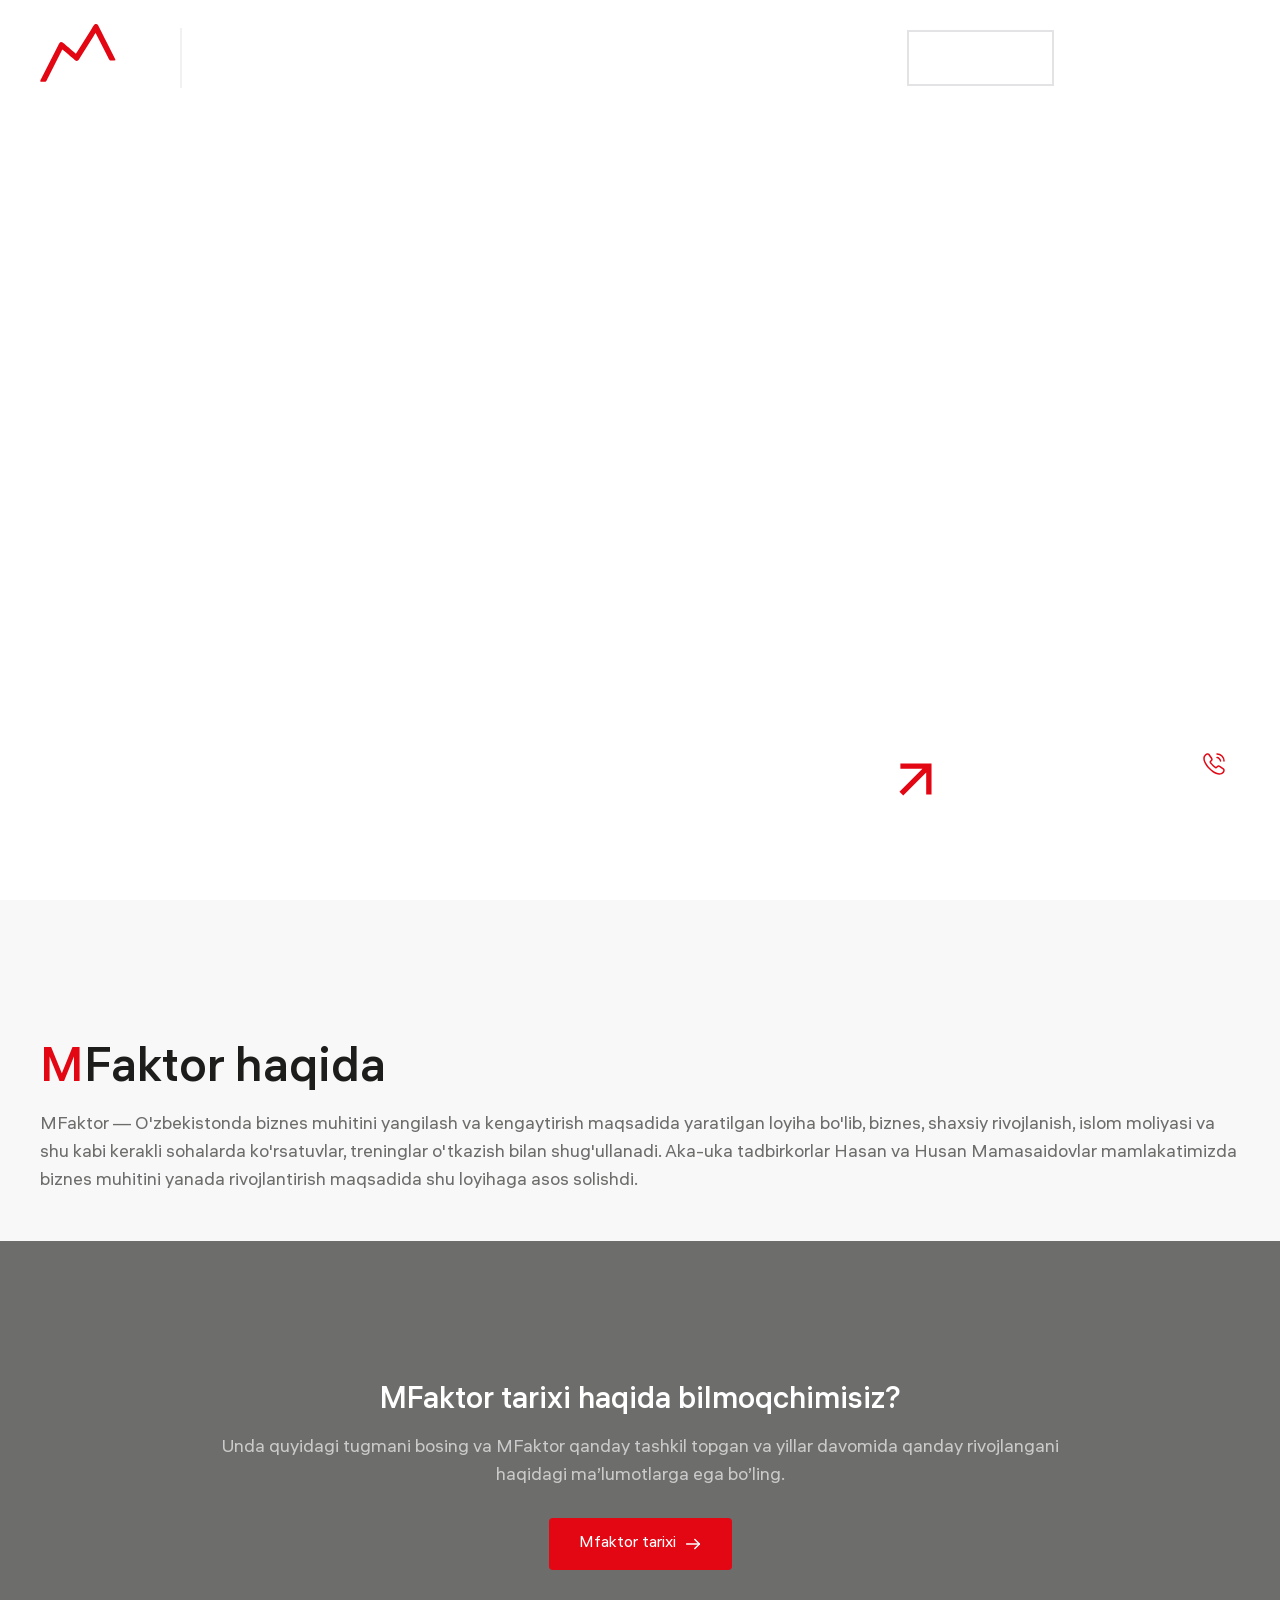
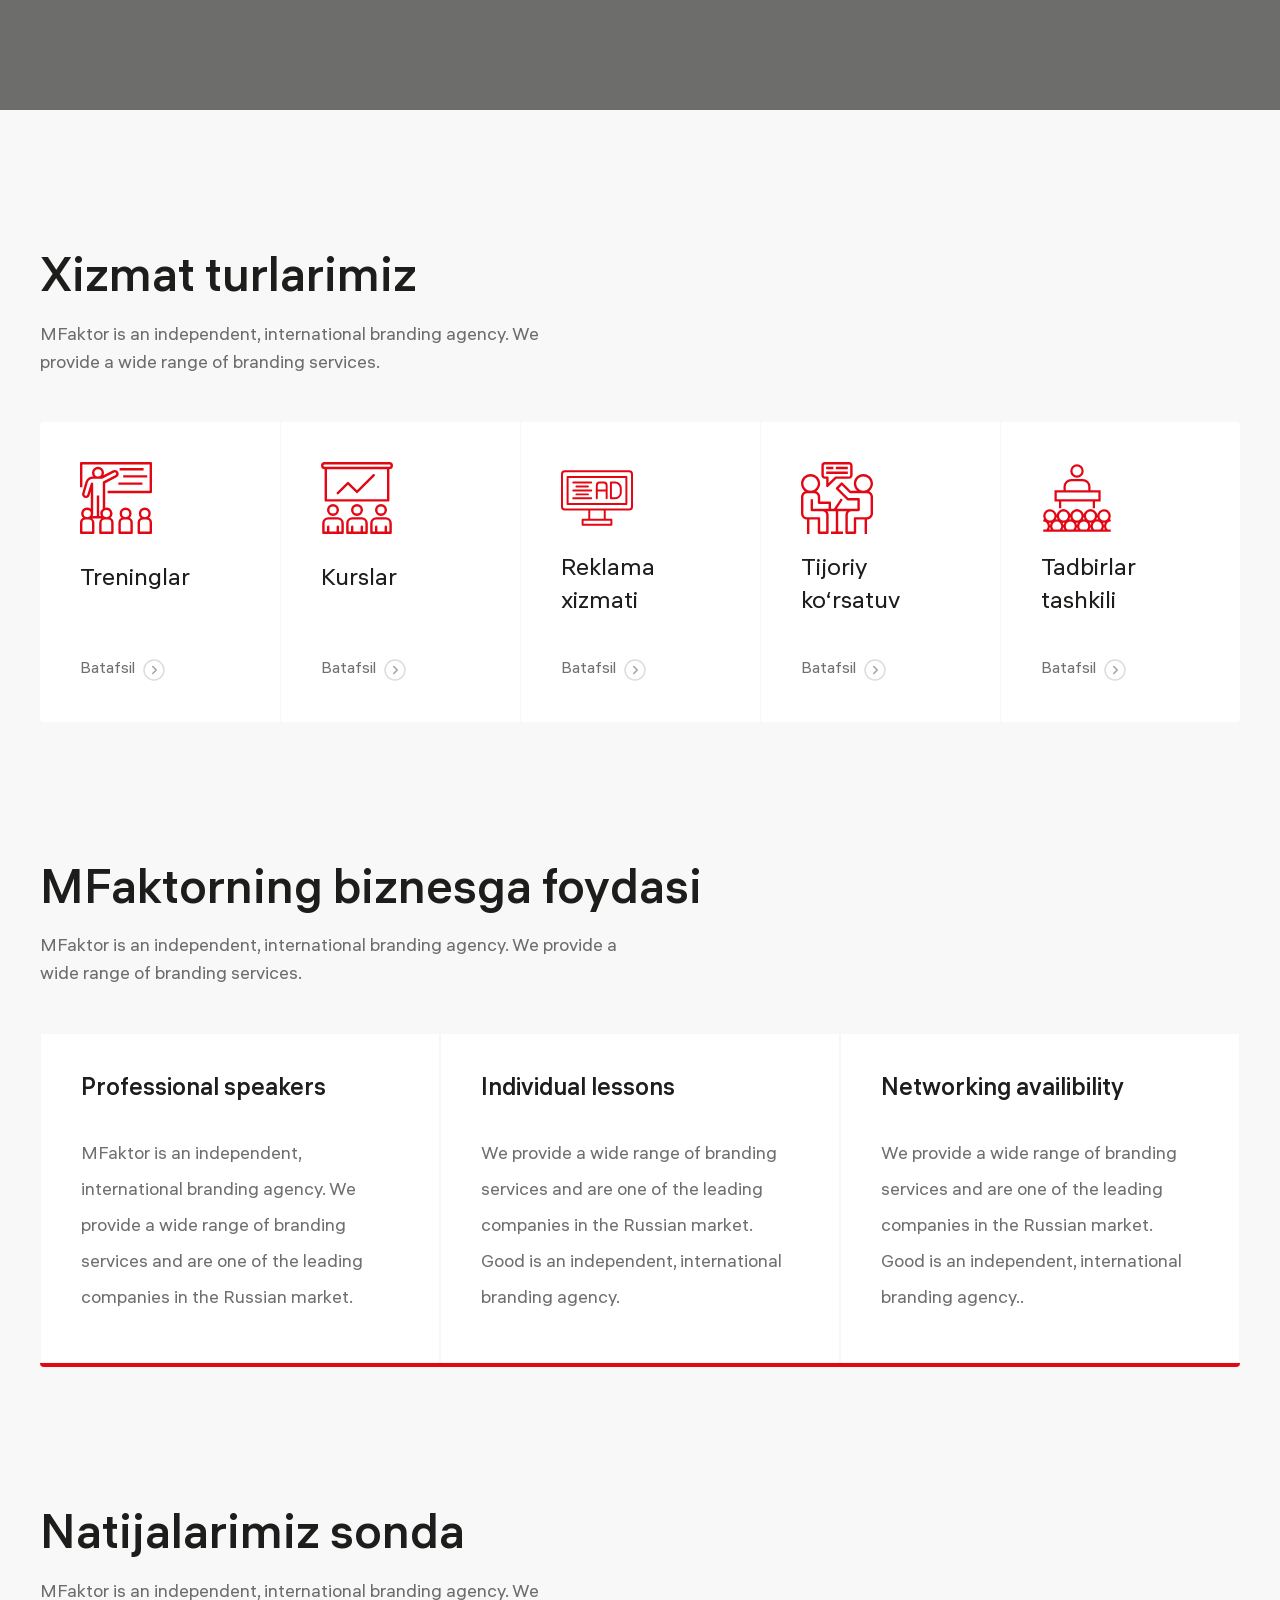
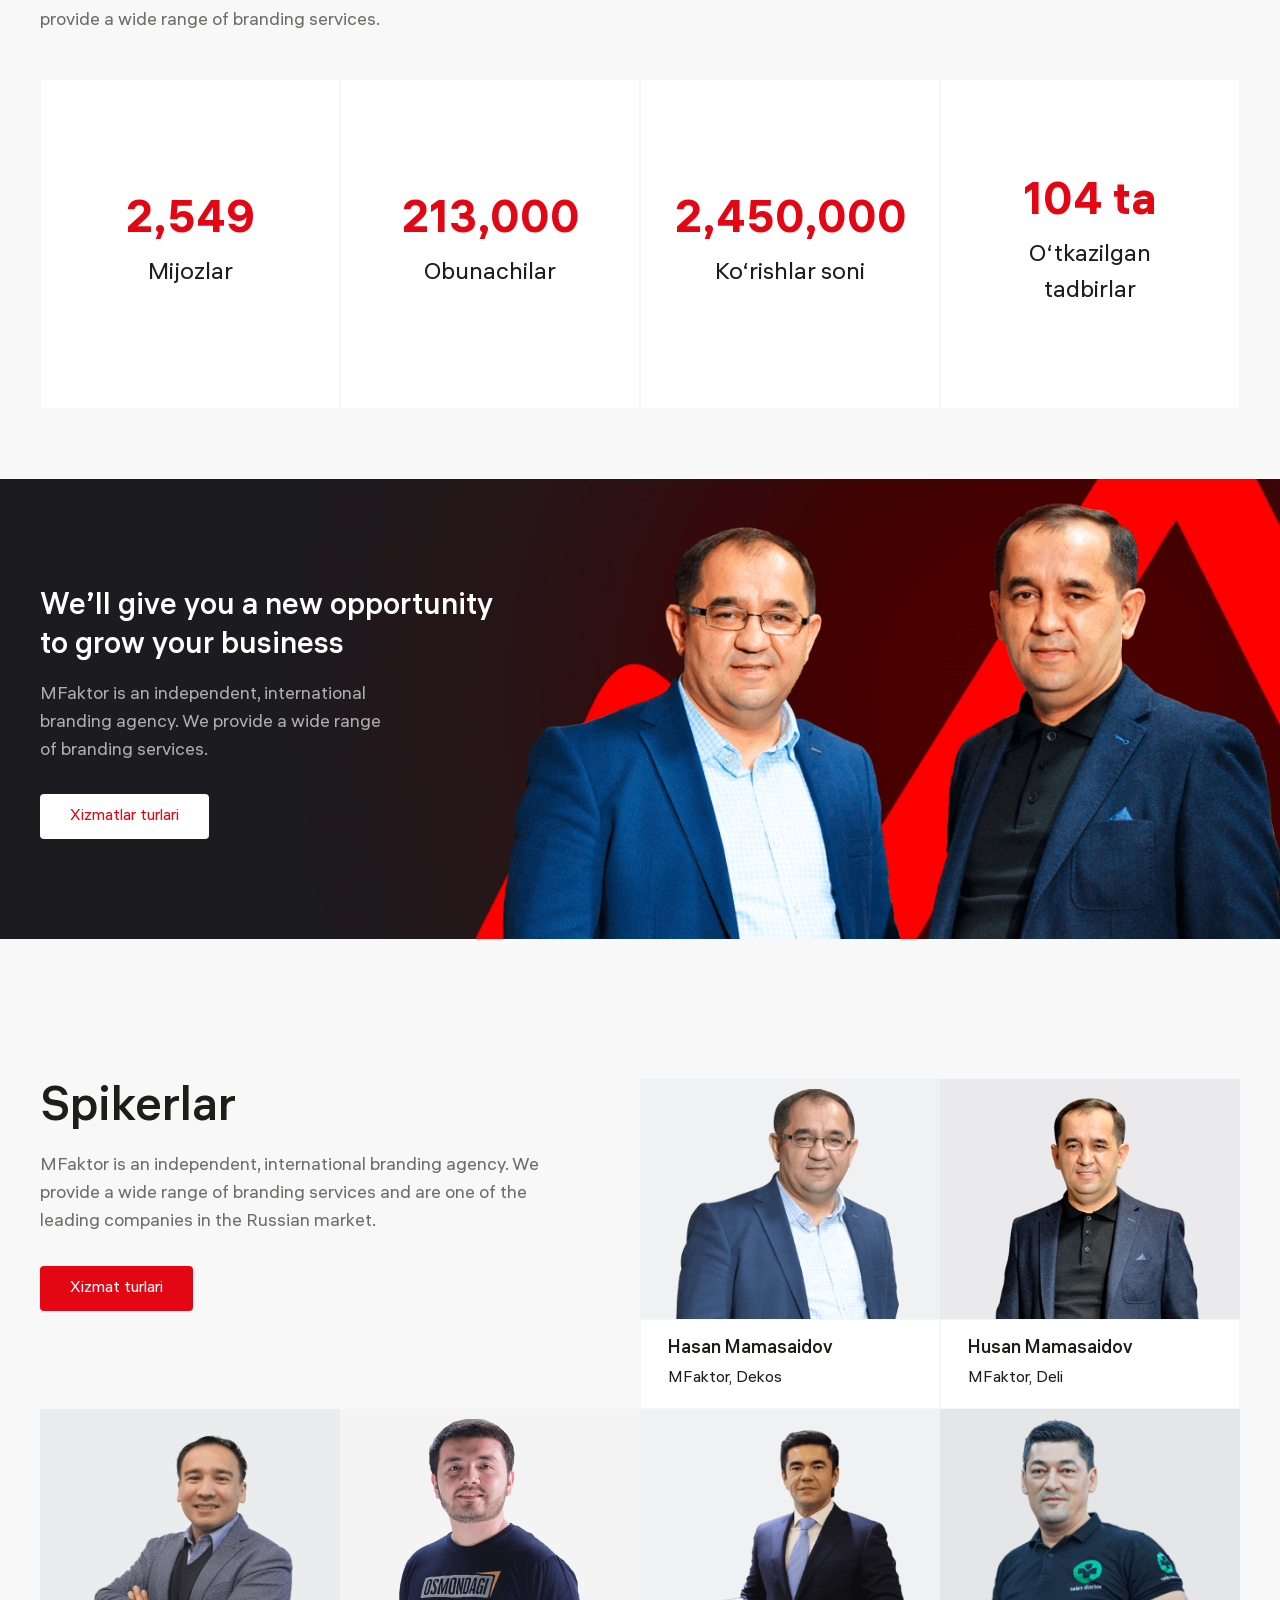
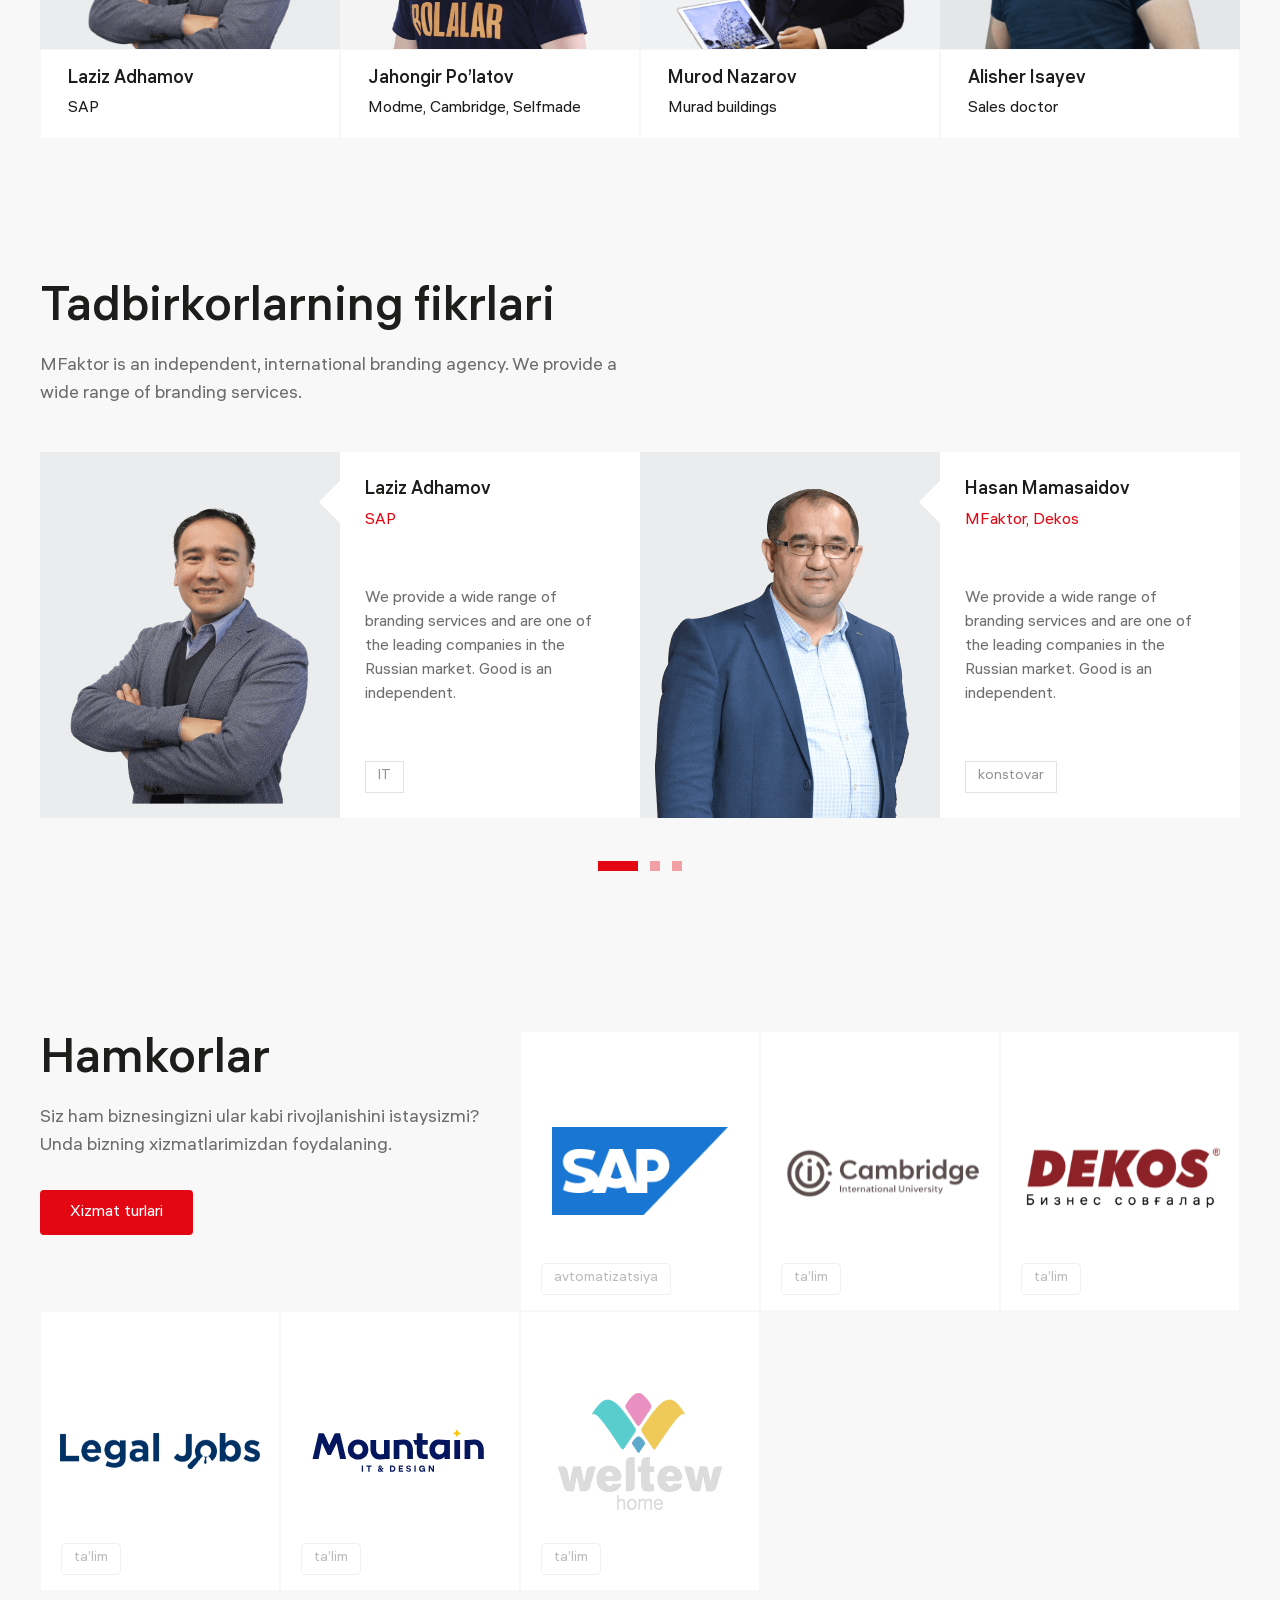
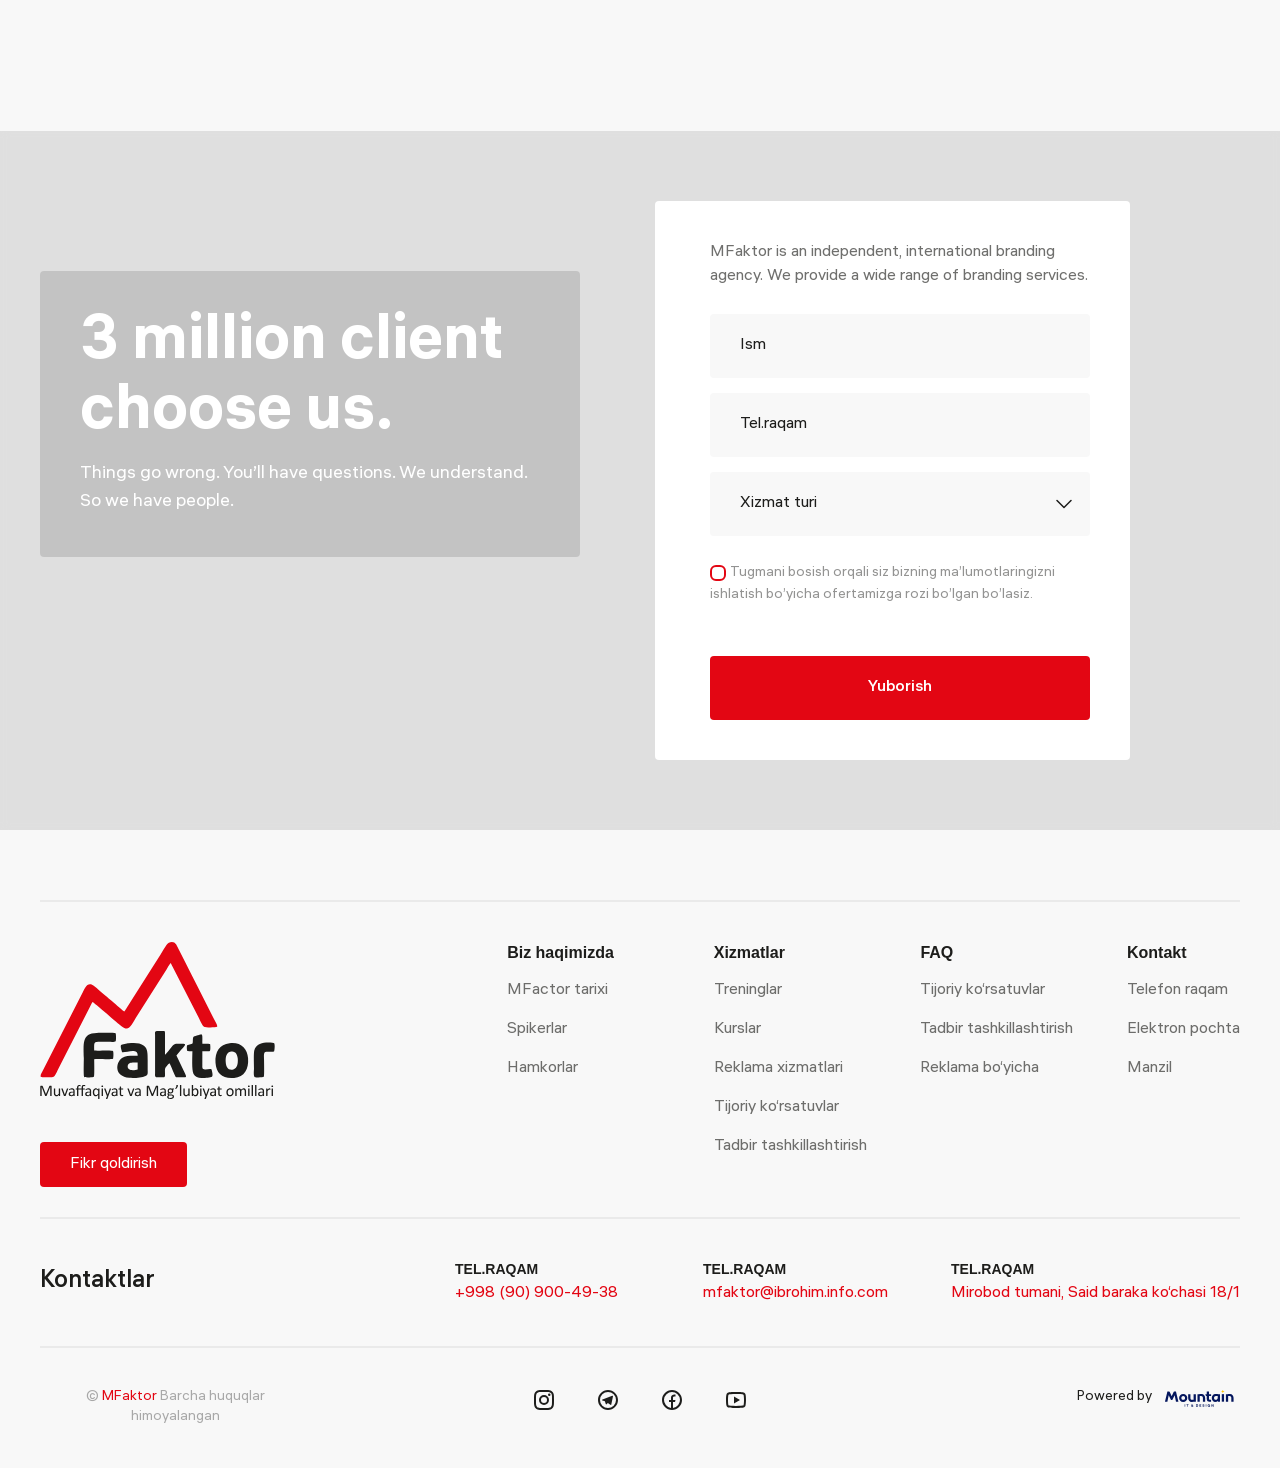
<file: layouts/index.html>
<!DOCTYPE html>
<html lang="en">
<head>
    <meta charset="UTF-8">
    <meta http-equiv="X-UA-Compatible" content="IE=edge" />
    <meta name="viewport" content="width=device-width, initial-scale=1.0" />
    <title>MFactor</title>
    
    <link rel="stylesheet" href="../assets/css/uikit.min.css"  media="all"/>
    <link rel="stylesheet" href="../assets/css/tailwind.css"  media="all"/>
    <link rel="stylesheet" href="../assets/sass/main.css" media="all">
    <link rel="icon" href="../assets/img/logos/Logo-white.svg">
</head>
<body>
    
    <div uk-sticky="show-on-up: true; animation: uk-animation-slide-top; sel-target: .main-header; cls-active: uk-navbar-sticky bg-[#fff]; cls-inactive: uk-navbar-transparent z-[9]; top: 200;" class="navbar">
        <header id="mainHeader" class="header main-header absolute top-0 left-0 w-full z-10 border-b border-[#fff] border-opacity-[0.06]">
            
            <div class="uk-container uk-container-large">
                <nav class="uk-flex uk-flex-middle py-[24px]" uk-grid>
                    
                    <div class="uk-navbar-left">
                        <div class="uk-flex-middle" uk-grid>
                            <div>
                                <ul class="uk-animation-fade">
                                    <li class="main-nav-logo-white">
                                        <a href="index.html">
                                            <img class="w-[65px] md:w-[100px]" src="../assets/img/logos/Logo-white.svg" alt="Logo">
                                        </a>
                                    </li>
                                    <li class="main-nav-logo-black">
                                        <a href="index.html">
                                            <img class="w-[65px] md:w-[100px]" src="../assets/img/logos/Logo-black.svg" alt="Logo">
                                        </a>
                                    </li>
                                </ul>
                            </div>
                            
                            <div class="uk-visible@l">
                                <div class="2xl:ml-[10px] 2xl:mr-[10px]">
                                    <hr class="border-none w-[2px] h-[60px] bg-[#1d1d1b] bg-opacity-[0.06]">
                                </div>
                            </div>
                            
                            <div class="uk-visible@l">
                                <ul class="uk-flex-middle 2xl:space-x-[30px]" uk-grid>
                                    <li class="text-[#fff] nav-item uk-animation-fade">
                                        <a href="about.html" class="font-400 text-[#fff] hover-link">
                                            Biz haqimizda
                                        </a>
                                    </li>
                                    <li class="text-[#fff] nav-item uk-animation-fade">
                                        <a href="service.html" class="font-400 text-[#fff] hover-link uk-flex uk-flex-middle">
                                            <span> Xizmatlar</span>
                                            <svg class="stroke-current ml-[6px] mt-[3px]" width="10" height="5" viewBox="0 0 10 5" fill="none" xmlns="http://www.w3.org/2000/svg">
                                                <path d="M8.5 0.75L5 4.25L1.5 0.75" stroke-width="1.5" stroke-linecap="round" stroke-linejoin="round"/>
                                            </svg>
                                        </a>
                                        <div uk-dropdown="pos: bottom-left; animation: uk-animation-slide-top-small; duration: 200" style="padding: 20px 30px 30px 24px;">
                                            <ul class="uk-nav uk-dropdown-nav">
                                                <li class="uk-parent">
                                                    <a href="training.html" class="uk-flex uk-flex-middle uk-flex-between mt-[3px] text-lg 2xl:text-xl">
                                                        Treninglar
                                                        <img class="w-[16px] h-[10px] rotate-[-90deg]" src="../assets/img/svg/arrow-bottom.svg" alt="arrow">
                                                    </a>
                                                </li>
                                                <li class="uk-parent">
                                                    <a href="cours.html" class="uk-flex uk-flex-middle uk-flex-between mt-[3px] text-lg 2xl:text-xl 2xl:mt-[10px]">
                                                        Kurslar
                                                        <img class="w-[16px] h-[10px] rotate-[-90deg]" src="../assets/img/svg/arrow-bottom.svg" alt="arrow">
                                                    </a>
                                                </li>
                                                <li class="uk-parent">
                                                    <a href="add.html" class="uk-flex uk-flex-middle uk-flex-between mt-[3px] text-lg 2xl:text-xl 2xl:mt-[10px]">
                                                        Reklama xizmatlari
                                                        <img class="w-[16px] h-[10px] rotate-[-90deg]" src="../assets/img/svg/arrow-bottom.svg" alt="arrow">
                                                    </a>
                                                </li>
                                                <li class="uk-parent">
                                                    <a href="shows.html" class="uk-flex uk-flex-middle uk-flex-between mt-[3px] text-lg 2xl:text-xl 2xl:mt-[10px]">
                                                        Tijoriy ko‘rsatuvlar
                                                        <img class="w-[16px] h-[10px] rotate-[-90deg]" src="../assets/img/svg/arrow-bottom.svg" alt="arrow">
                                                    </a>
                                                </li>
                                                <li class="uk-parent">
                                                    <a href="events.html" class="uk-flex uk-flex-middle uk-flex-between mt-[3px] text-lg 2xl:text-xl 2xl:mt-[10px]">
                                                        Tadbirlar tashkillashtirish
                                                        <img class="w-[16px] h-[10px] rotate-[-90deg]" src="../assets/img/svg/arrow-bottom.svg" alt="arrow">
                                                    </a>
                                                </li>
                                            </ul>
                                        </div>
                                    </li>
                                    <li class="text-[#fff] nav-item uk-animation-fade">
                                        <a href="FAQ.html" class="font-400 text-[#fff] hover-link">
                                            FAQ
                                        </a>
                                    </li>
                                    <li class="text-[#fff] nav-item uk-animation-fade">
                                        <a href="contact.html" class="font-400 text-[#fff] hover-link">
                                            Kontakt
                                        </a>
                                    </li>
                                </ul>
                            </div>
                        </div>
                    </div>
                    
                    <div class="uk-navbar-right">
                        <div class="uk-flex-middle 2xl:space-x-[30px]" uk-grid>
                            <div class="text-[#fff] uk-visible@m nav-item uk-animation-fade">
                                <a href="contact.html" class="py-[14px] px-[36px] border-2 border-[#e3e3e5] hover-link text-[#fff] animBtnTop">
                                    Bog'lanish
                                </a>
                            </div>
                            <div class="uk-visible@l">
                                <div class="text-[#fff] nav-item">
                                    <a href="#searchModal" class="text-[#fff] hover-link" uk-toggle>
                                        <svg class="stroke-current uk-animation-fade" width="24" height="24" viewBox="0 0 24 24" fill="none" xmlns="http://www.w3.org/2000/svg">
                                            <path d="M11.5 21C16.7467 21 21 16.7467 21 11.5C21 6.25329 16.7467 2 11.5 2C6.25329 2 2 6.25329 2 11.5C2 16.7467 6.25329 21 11.5 21Z" stroke-width="1.5" stroke-linecap="round" stroke-linejoin="round"/>
                                            <path d="M22 22L20 20" stroke-width="1.5" stroke-linecap="round" stroke-linejoin="round"/>
                                        </svg>                                            
                                    </a>
                                </div>
                            </div>
                            
                            <div id="searchModal" uk-modal>
                                <div class="uk-modal-dialog uk-modal-body md:p-[30px]" uk-scrollspy="target: .animateLeft; uk-animation-slide-left; delay: 200">
                                    <div>
                                        <div class="flex items-center bg-[#f8f8f8]">
                                            <svg class="stroke-current ml-[15px]" width="20" height="20" viewBox="0 0 24 24" fill="none" xmlns="http://www.w3.org/2000/svg">
                                                <path d="M11.5 21C16.7467 21 21 16.7467 21 11.5C21 6.25329 16.7467 2 11.5 2C6.25329 2 2 6.25329 2 11.5C2 16.7467 6.25329 21 11.5 21Z" stroke-width="1.5" stroke-linecap="round" stroke-linejoin="round"/>
                                                <path d="M22 22L20 20" stroke-width="1.5" stroke-linecap="round" stroke-linejoin="round"/>
                                            </svg>                                                
                                            <input class="pl-[10px] mr-[20px] py-[15px] w-full focus:outline-none bg-[#f8f8f8] text-[#1d1d1b]" placeholder="Search" type="text">
                                        </div>
                                    </div>
                                    <h3 class="text-[16px] mt-[30px] text-[#1d1d1b] font-400 uk-text-uppercase mb-[5px] text-sm" style="font-family: ALS Hauss;">Xizmatlarimiz</h3>
                                    <ul class="p-[10px] uk-grid-small uk-child-width-1-1" uk-grid>
                                        <li class="uk-parent text-[#1d1d1b] animateLeft">
                                            <a href="training.html" class="hover-link">
                                                Treninglar
                                            </a>
                                        </li>
                                        <li class="uk-parent text-[#1d1d1b] animateLeft">
                                            <a href="cours.html" class="hover-link">
                                                Kurslar
                                            </a>
                                        </li>
                                        <li class="uk-parent text-[#1d1d1b]">
                                            <a href="add.html" class="hover-link">
                                                Reklama xizmatlari
                                            </a>
                                        </li>
                                        <li class="uk-parent text-[#1d1d1b]">
                                            <a href="shows.html" class="hover-link">
                                                Tijoriy ko‘rsatuvlar
                                            </a>
                                        </li>
                                        <li class="uk-parent text-[#1d1d1b]">
                                            <a href="events.html" class="hover-link">
                                                Tadbirlar tashkillashtirish
                                            </a>
                                        </li>
                                    </ul>
                                </div>
                            </div>
                            
                            <div class="uk-visible@l">
                                <div class="nav-item text-[#fff]">
                                    <a href="#" class="nav-link hover:text-[#fff] hover:no-underline text-[#fff] lang inline-flex font-500 items-center px-4 uk-animation-fade">
                                        UZ
                                        <svg class="stroke-current ml-[5px]" width="24" height="24" viewBox="0 0 24 24" fill="none" xmlns="http://www.w3.org/2000/svg">
                                            <path opacity="0.24" d="M12 22C17.5228 22 22 17.5228 22 12C22 6.47715 17.5228 2 12 2C6.47715 2 2 6.47715 2 12C2 17.5228 6.47715 22 12 22Z" stroke-width="1.5" stroke-miterlimit="10" stroke-linecap="round" stroke-linejoin="round"/>
                                            <path opacity="0.64" d="M8.47021 10.74L12.0002 14.26L15.5302 10.74" stroke-width="1.5" stroke-linecap="round" stroke-linejoin="round"/>
                                        </svg>
                                    </a>
                                    <div class="uk-padding-remove rounded-[4px]" style="min-width: 100px;" uk-dropdown="pos: bottom-justify;animation: uk-animation-slide-top-small; duration: 200; mode: click">
                                        
                                        <ul class="uk-grid uk-grid-small uk-flex-middle uk-flex-column uk-padding-small" uk-grid >
                                            <li class="uk-width-auto text-[#1d1d1b]">
                                                <a href="https://estetclinic.uz/ru" class="hover-link text-[#1d1d1b] font-500">
                                                    RU
                                                </a>
                                            </li>
                                            <li class="uk-width-auto text-[#1d1d1b]">
                                                <a href="https://estetclinic.uz/en" class="hover-link text-[#1d1d1b] font-500">
                                                    EN
                                                </a>
                                            </li>
                                        </ul>
                                    </div>
                                </div>
                            </div>
                            
                            <div class="uk-hidden@l">
                                <div class="text-[#fff] menu-white">
                                    <a href="javascript:void(0);" uk-toggle="target: #offcanvas-flip" class="hover-link">
                                        <ul class="uk-flex uk-flex-column space-y-[2px]">
                                            <li>
                                                <hr class="border-none w-[16px] h-[2px] bg-[#fff]">
                                            </li>
                                            <li>
                                                <hr class="border-none w-[16px] h-[2px] bg-[#fff]">
                                            </li>
                                            <li>
                                                <hr class="border-none w-[16px] h-[2px] bg-[#fff]">
                                            </li>
                                        </ul>                                           
                                    </a>
                                </div>
                                <div class="text-[#1d1d1b] menu-black">
                                    <a href="javascript:void(0);" uk-toggle="target: #offcanvas-flip" class="hover-link">
                                        <ul class="uk-flex uk-flex-column space-y-[2px]">
                                            <li>
                                                <hr class="border-none w-[16px] h-[2px] bg-[#1d1d1b]">
                                            </li>
                                            <li>
                                                <hr class="border-none w-[16px] h-[2px] bg-[#1d1d1b]">
                                            </li>
                                            <li>
                                                <hr class="border-none w-[16px] h-[2px] bg-[#1d1d1b]">
                                            </li>
                                        </ul>                                           
                                    </a>
                                </div>
                                
                                <div id="offcanvas-flip" uk-offcanvas="flip: true; overlay: true">
                                    <div class="uk-offcanvas-bar">
                                        
                                        <div class="uk-flex uk-flex-right">
                                            <button class="uk-offcanvas-close" type="button" uk-close>
                                                <svg  xmlns="http://www.w3.org/2000/svg" viewBox="0 0 24 24" width="24" height="24"><path fill="none" d="M0 0h24v24H0z"/><path d="M12 10.586l4.95-4.95 1.414 1.414-4.95 4.95 4.95 4.95-1.414 1.414-4.95-4.95-4.95 4.95-1.414-1.414 4.95-4.95-4.95-4.95L7.05 5.636z"/></svg>
                                            </button>
                                        </div>
                                        
                                        <ul class="mt-[20px] items-end uk-flex-column uk-grid-small uk-text-uppercase uk-child-width-1-1" uk-grid uk-scrollspy="target: .animBottom; cls: uk-animation-slide-top-small; delay: 100; repeat: true">
                                            <li class="uk-flex uk-flex-right">
                                                <a href="service.html" class="font-400 animBottom">
                                                    Xizmatlar
                                                </a>
                                            </li>
                                            <div>
                                                <hr class="border-none w-full h-[1px] bg-[#fff] bg-opacity-[0.06]">
                                            </div>
                                            <li class="uk-flex uk-flex-right">
                                                <a href="about.html" class="font-400 animBottom">
                                                    Biz haqimizda
                                                </a>
                                            </li>
                                            <div>
                                                <hr class="border-none w-full h-[1px] bg-[#fff] bg-opacity-[0.06]">
                                            </div>
                                            <li class="uk-flex uk-flex-right">
                                                <a href="cours.html" class="font-400 animBottom">
                                                    Kurslar
                                                </a>
                                            </li>
                                            <div>
                                                <hr class="border-none w-full h-[1px] bg-[#fff] bg-opacity-[0.06]">
                                            </div>
                                            <li class="uk-flex uk-flex-right">
                                                <a href="training.html" class="font-400 animBottom">
                                                    Treninglar
                                                </a>
                                            </li>
                                            <div>
                                                <hr class="border-none w-full h-[1px] bg-[#fff] bg-opacity-[0.06]">
                                            </div>
                                            <li class="uk-flex uk-flex-right">
                                                <a href="shows.html" class="font-400 animBottom">
                                                    Tijoriy ko‘rsatuvlar
                                                </a>
                                            </li>
                                            <div>
                                                <hr class="border-none w-full h-[1px] bg-[#fff] bg-opacity-[0.06]">
                                            </div>
                                            <li class="uk-flex uk-flex-right">
                                                <a href="events.html" class="font-400 animBottom">
                                                    Tadbirlar tashkillashtirish
                                                </a>
                                            </li>
                                            <div>
                                                <hr class="border-none w-full h-[1px] bg-[#fff] bg-opacity-[0.06]">
                                            </div>
                                            <li class="uk-flex uk-flex-right">
                                                <a href="add.html" class="font-400 animBottom">
                                                    Reklama xizmatlari
                                                </a>
                                            </li>
                                            <div>
                                                <hr class="border-none w-full h-[1px] bg-[#fff] bg-opacity-[0.06]">
                                            </div>
                                            <li class="uk-flex uk-flex-right">
                                                <a href="contact.html" class="font-400 animBottom">
                                                    Kontakt
                                                </a>
                                            </li>
                                            <div>
                                                <hr class="border-none w-full h-[1px] bg-[#fff] bg-opacity-[0.06]">
                                            </div>
                                            <li class="uk-flex uk-flex-right">
                                                <a href="FAQ.html" class="font-400 animBottom">
                                                    FAQ
                                                </a>
                                            </li>
                                            <div>
                                                <hr class="border-none w-full h-[1px] bg-[#fff] bg-opacity-[0.06]">
                                            </div>
                                            <li class="uk-flex uk-flex-right">
                                                <ul class="uk-grid-small uk-flex-middle" uk-grid>
                                                    <li class="text-[#fff]">
                                                        <a href="#" class="text-[#fff] font-400 hover-link animBottom">UZ</a>
                                                    </li>
                                                    <li>
                                                        <hr class="border-none w-[1px] h-[16px] bg-[#fff] bg-opacity-[0.06]">
                                                    </li>
                                                    <li class="text-[#fff]">
                                                        <a href="#" class="text-[#fff] font-400 hover-link animBottom">RU</a>
                                                    </li>
                                                    <li>
                                                        <hr class="border-none w-[1px] h-[16px] bg-[#fff] bg-opacity-[0.06]">
                                                    </li>
                                                    <li class="text-[#fff]">
                                                        <a href="#" class="text-[#fff] font-400 hover-link animBottom">EN</a>
                                                    </li>
                                                </ul>
                                            </li>
                                        </ul>
                                    </div>
                                </div>
                            </div>
                        </div>
                    </div>           
                </nav>
            </div>
            
        </header>
    </div>
    
    <main class="uk-section uk-position-relative uk-overflow-hidden uk-padding-remove-vertical z-[1]">
        
        <div>
            <div>
                <ul class="uk-padding-remove">
                    <li class="uk-height-1-1 uk-cover-container h-[100vh]" style="min-height: 680px;">
                        <video src="https://yootheme.com/site/images/media/yootheme-pro.mp4" loop muted playsinline uk-video="autoplay: inview"></video>
                        <div class="left-1/2 bottom-[0px] md:bottom-[50px] 2xl:bottom-[130px] absolute w-full -translate-y-1/2
                        uk-container uk-container-large -translate-x-1/2">
                        <div class="uk-flex-middle uk-container uk-container-large">
                            
                            <div class="ml-[20px]">
                                <h1 class="heading-main text-[#fff] uk-flex uk-flex-middle">
                                    We help businesses to grow
                                    <img class="w-[65px] h-[65px] mt-[11px] ml-[12px] uk-visible@m" src="../assets/img/svg/arrow-45.svg" alt="arrow">
                                </h1>
                            </div>
                            
                        </div>
                    </div>
                </li>
            </ul>
        </div>
    </div>
    
</main>

<section class="uk-section bg-[#f8f8f8] uk-padding-remove-bottom" uk-scrollspy="target: .animTop; cls: uk-animation-slide-bottom-medium; delay: 100">
    <div class="uk-container uk-container-large uk-margin-large-top">
        <div class="pb-[45px]">
            <h2 class="heading-section animTop"><span class="text-[#E30613]">M</span>Faktor haqida</h2>
            <div class="mt-[10px]">
                <p class="text-[#1d1d1b] text-opacity-[0.64] sm:text-lg 2xl:text-xl animTop">
                    MFaktor — O'zbekistonda biznes muhitini yangilash va kengaytirish maqsadida yaratilgan loyiha bo'lib, biznes, shaxsiy rivojlanish, islom moliyasi va shu kabi kerakli sohalarda ko'rsatuvlar, treninglar o'tkazish bilan shug'ullanadi. Aka-uka tadbirkorlar Hasan va Husan Mamasaidovlar mamlakatimizda biznes muhitini yanada rivojlantirish maqsadida shu loyihaga asos solishdi.
                </p>
            </div>
        </div>
    </div>
</section>

<section class="uk-section story-section uk-background-fixed uk-background-center-center uk-height-medium" uk-scrollspy="target: .animTop; cls: uk-animation-slide-bottom-medium; delay: 100" style="animation-duration: 0.1;">
    <div class="uk-container uk-contailer-large uk-padding-large">
        <div class="uk-width-3-4@m uk-text-center mx-auto">
            <div class="uk-flex uk-flex-column uk-child-width-1-1">
                <h3 class="heading-third text-[#fff] z-[1] animTop">MFaktor tarixi haqida bilmoqchimisiz?</h3>
                <div class="z-[1] mt-[12px]">
                    <p class="sm:text-lg 2xl:text-xl text-[#fff] text-opacity-[0.64] animTop">
                        Unda quyidagi tugmani bosing va MFaktor qanday tashkil topgan va yillar davomida qanday
                        rivojlangani haqidagi ma’lumotlarga ega bo’ling.
                    </p>
                </div>
                <div class="text-[#fff] z-[1] mt-[17px]">
                    <div class="uk-display-inline-block mt-[10px] animTop">
                        <a href="./about.html#aboutStory" class="text-[#fff] 2xl:text-lg font-400 hover-link btn-small bg-[#E30613] uk-flex uk-flex-middle hover:animate-pulse">
                            Mfaktor tarixi
                            <img class="ml-[8px] w-[18px] h-[18px]" src="../assets/img/svg/arrow-right.svg" alt="arrow">
                        </a>
                    </div>
                </div>
            </div>
        </div>
    </div>
</section>

<section class="uk-section bg-[#f8f8f8]" uk-scrollspy="target: .animTop; cls: uk-animation-slide-bottom-medium; delay: 100">
    <div class="uk-container uk-container-large uk-margin-large-top">
        <div class="md:w-[540px]">
            <h2 class="heading-section animTop">Xizmat turlarimiz</h2>
            <div class="mt-[10px]">
                <p class="text-[#1d1d1b] text-opacity-[0.64] sm:text-lg 2xl:text-xl animTop">
                    MFaktor is an independent, international branding agency.
                    We provide a wide range of branding services.
                </p>
            </div>
        </div>
        <div class="mt-[43px]">
            <ul class="bg-[#fff] uk-child-width-1-5@l uk-child-width-1-3@m uk-child-width-1-2@s uk-child-height-1-1 uk-grid-collapse uk-grid-match rounded-[4px] main-service-section-wrapper" uk-grid uk-scrollspy="target: .animFade; cls: uk-animation-fade; delay: 100" style="animation-duration: 0.1;">
                <li class="uk-padding animFade">
                    <div class="uk-flex uk-flex-column relative">
                        <div>
                            <img class="w-[72px] h-[72px]" src="../assets/img/svg/traning-icon.svg" alt="training">
                        </div>
                        <div>
                            <h5 class="text-[24px] 2xl:text-[26px] sm:mt-[30px] mt-[20px] text-[#1d1d1b]" style="font-weight: normal; font-family: 'ALS Hauss';">Treninglar</h5>
                        </div>
                        <div class="absolute left-0 bottom-0 text-[#1d1d1b]">
                            <a href="training.html" class="uk-flex uk-flex-middle text-[#1d1d1b] text-opacity-[0.64] hover-link group">
                                Batafsil
                                <svg class="stroke-current -rotate-90 ml-[7px] group-hover:translate-x-[10px] transition duration-200" width="24" height="24" viewBox="0 0 24 24" fill="none" xmlns="http://www.w3.org/2000/svg">
                                    <path opacity="0.24" d="M12 22C17.5228 22 22 17.5228 22 12C22 6.47715 17.5228 2 12 2C6.47715 2 2 6.47715 2 12C2 17.5228 6.47715 22 12 22Z" stroke-width="1.5" stroke-miterlimit="10" stroke-linecap="round" stroke-linejoin="round"/>
                                    <path opacity="0.64" d="M8.47021 10.74L12.0002 14.26L15.5302 10.74" stroke-width="1.5" stroke-linecap="round" stroke-linejoin="round"/>
                                </svg>
                            </a>
                        </div>
                    </div>
                </li>
                <li class="uk-padding border-l border-[#f7f7f7] animFade">
                    <div class="uk-flex uk-flex-column relative">
                        <div>
                            <img class="w-[72px] h-[72px]" src="../assets/img/svg/main-course-icon.svg" alt="courses">
                        </div>
                        <div>
                            <h5 class="text-[24px] 2xl:text-[26px] sm:mt-[30px] mt-[20px] text-[#1d1d1b]" style="font-weight: normal; font-family: 'ALS Hauss';">Kurslar</h5>
                        </div>
                        <div class="absolute left-0 bottom-0 text-[#1d1d1b]">
                            <a href="cours.html" class="uk-flex uk-flex-middle text-[#1d1d1b] text-opacity-[0.64] hover-link group">
                                Batafsil
                                <svg class="stroke-current -rotate-90 ml-[7px] group-hover:translate-x-[10px] transition duration-200" width="24" height="24" viewBox="0 0 24 24" fill="none" xmlns="http://www.w3.org/2000/svg">
                                    <path opacity="0.24" d="M12 22C17.5228 22 22 17.5228 22 12C22 6.47715 17.5228 2 12 2C6.47715 2 2 6.47715 2 12C2 17.5228 6.47715 22 12 22Z" stroke-width="1.5" stroke-miterlimit="10" stroke-linecap="round" stroke-linejoin="round"/>
                                    <path opacity="0.64" d="M8.47021 10.74L12.0002 14.26L15.5302 10.74" stroke-width="1.5" stroke-linecap="round" stroke-linejoin="round"/>
                                </svg>
                            </a>
                        </div>
                    </div>
                </li>
                <li class="uk-padding border-l border-[#f7f7f7] animFade">
                    <div class="uk-flex uk-flex-column relative">
                        <div>
                            <img class="w-[72px] h-[72px]" src="../assets/img/svg/main-television-icon.svg" alt="television">
                        </div>
                        <div>
                            <h5 class="text-[24px] 2xl:text-[26px] 2xl:mt-[30px] mt-[20px] text-[#1d1d1b]" style="font-weight: normal; font-family: 'ALS Hauss';">Reklama xizmati</h5>
                        </div>
                        <div class="absolute left-0 bottom-0 text-[#1d1d1b]">
                            <a href="add.html" class="uk-flex uk-flex-middle text-[#1d1d1b] text-opacity-[0.64] hover-link group">
                                Batafsil
                                <svg class="stroke-current -rotate-90 ml-[7px] group-hover:translate-x-[10px] transition duration-200" width="24" height="24" viewBox="0 0 24 24" fill="none" xmlns="http://www.w3.org/2000/svg">
                                    <path opacity="0.24" d="M12 22C17.5228 22 22 17.5228 22 12C22 6.47715 17.5228 2 12 2C6.47715 2 2 6.47715 2 12C2 17.5228 6.47715 22 12 22Z" stroke-width="1.5" stroke-miterlimit="10" stroke-linecap="round" stroke-linejoin="round"/>
                                    <path opacity="0.64" d="M8.47021 10.74L12.0002 14.26L15.5302 10.74" stroke-width="1.5" stroke-linecap="round" stroke-linejoin="round"/>
                                </svg>
                            </a>
                        </div>
                    </div>
                </li>
                <li class="uk-padding border-l border-[#f7f7f7] animFade">
                    <div class="uk-flex uk-flex-column relative">
                        <div>
                            <img class="w-[72px] h-[72px]" src="../assets/img/svg/main-shou-icon.svg" alt="shou">
                        </div>
                        <div>
                            <h5 class="text-[24px] 2xl:text-[26px] 2xl:mt-[30px] mt-[20px] text-[#1d1d1b]" style="font-weight: normal; font-family: 'ALS Hauss';">Tijoriy ko‘rsatuv</h5>
                        </div>
                        <div class="absolute left-0 bottom-0 text-[#1d1d1b]">
                            <a href="shows.html" class="uk-flex uk-flex-middle text-[#1d1d1b] text-opacity-[0.64] hover-link group">
                                Batafsil
                                <svg class="stroke-current -rotate-90 ml-[7px] group-hover:translate-x-[10px] transition duration-200" width="24" height="24" viewBox="0 0 24 24" fill="none" xmlns="http://www.w3.org/2000/svg">
                                    <path opacity="0.24" d="M12 22C17.5228 22 22 17.5228 22 12C22 6.47715 17.5228 2 12 2C6.47715 2 2 6.47715 2 12C2 17.5228 6.47715 22 12 22Z" stroke-width="1.5" stroke-miterlimit="10" stroke-linecap="round" stroke-linejoin="round"/>
                                    <path opacity="0.64" d="M8.47021 10.74L12.0002 14.26L15.5302 10.74" stroke-width="1.5" stroke-linecap="round" stroke-linejoin="round"/>
                                </svg>
                            </a>
                        </div>
                    </div>
                </li>
                <li class="uk-padding border-l border-[#f7f7f7] animFade">
                    <div class="uk-flex uk-flex-column relative">
                        <div>
                            <img class="w-[72px] h-[72px]" src="../assets/img/svg/main-events-icon.svg" alt="events">
                        </div>
                        <div>
                            <h5 class="text-[24px] 2xl:text-[26px] 2xl:mt-[30px] mt-[20px] text-[#1d1d1b]" style="font-weight: normal; font-family: 'ALS Hauss';">Tadbirlar tashkili</h5>
                        </div>
                        <div class="absolute left-0 bottom-0 text-[#1d1d1b]">
                            <a href="events.html" class="uk-flex uk-flex-middle text-[#1d1d1b] text-opacity-[0.64] hover-link group">
                                Batafsil
                                <svg class="stroke-current -rotate-90 ml-[7px] group-hover:translate-x-[10px] transition duration-200" width="24" height="24" viewBox="0 0 24 24" fill="none" xmlns="http://www.w3.org/2000/svg">
                                    <path opacity="0.24" d="M12 22C17.5228 22 22 17.5228 22 12C22 6.47715 17.5228 2 12 2C6.47715 2 2 6.47715 2 12C2 17.5228 6.47715 22 12 22Z" stroke-width="1.5" stroke-miterlimit="10" stroke-linecap="round" stroke-linejoin="round"/>
                                    <path opacity="0.64" d="M8.47021 10.74L12.0002 14.26L15.5302 10.74" stroke-width="1.5" stroke-linecap="round" stroke-linejoin="round"/>
                                </svg>
                            </a>
                        </div>
                    </div>
                </li>
            </ul>
        </div>
    </div>
</section>

<section class="uk-section bg-[#f8f8f8]" uk-scrollspy="target: .animTop; cls: uk-animation-slide-bottom-medium; delay: 100">
    <div class="uk-container uk-container-large">
        <div class="lg:w-[780px]">
            <h2 class="heading-section animTop">MFaktorning biznesga foydasi</h2>
            <div class="mt-[10px] uk-width-3-4@s">
                <p class="text-[#1d1d1b] text-opacity-[0.64] sm:text-lg 2xl:text-xl animTop">
                    MFaktor is an independent, international branding agency.
                    We provide a wide range of branding services.
                </p>
            </div>
        </div>
        
        <div class="mt-[43px]">
            <ul class="main-advantage-section-wrapper uk-child-width-1-3@l uk-child-width-1-2@s uk-grid-collapse bg-[#fff] rounded-[4px] border-b-[4px] border-[#E30613] uk-grid-match" uk-grid uk-scrollspy="target: .animFade; cls: uk-animation-fade; delay: 100" style="animation-duration: 0.1;">
                <li class="uk-padding border border-[#f7f7f7] animFade" style="min-height: 330px;">
                    <div class="uk-flex uk-flex-column uk-grid-medium" uk-grid>
                        
                        <h5 class="heading-fourth text-[#1d1d1b]">Professional speakers</h5>
                        
                        <div class="">
                            <p class="sm:text-lg 2xl:text-xl text-[#1d1d1b] text-opacity-[0.64]" style="line-height: 36px;">
                                MFaktor is an independent, international branding agency. We provide a wide range of branding services and are one of the leading companies in the Russian market.
                            </p>
                        </div>
                    </div>
                </li>
                <li class="uk-padding border border-[#f7f7f7] animFade" style="min-height: 330px;">
                    <div class="uk-flex uk-flex-column uk-grid-medium" uk-grid>
                        
                        <h5 class="heading-fourth text-[#1d1d1b]">Individual lessons</h5>
                        
                        <div class="">
                            <p class="sm:text-lg 2xl:text-xl text-[#1d1d1b] text-opacity-[0.64]" style="line-height: 36px;">
                                We provide a wide range of branding services and are one of the leading companies in the Russian market. Good is an independent, international branding agency.
                            </p>
                        </div>
                    </div>
                </li>
                <li class="uk-padding border border-[#f7f7f7] animFade" style="min-height: 330px;">
                    <div class="uk-flex uk-flex-column uk-grid-medium" uk-grid>
                        
                        <h5 class="heading-fourth text-[#1d1d1b]">Networking availibility</h5>
                        
                        <div class="">
                            <p class="sm:text-lg 2xl:text-xl text-[#1d1d1b] text-opacity-[0.64]" style="line-height: 36px;">
                                We provide a wide range of branding services and are one of the leading companies in the Russian market. Good is an independent, international branding agency..
                            </p>
                        </div>
                    </div>
                </li>
            </ul>
        </div>
    </div>
</section>

<!-- digitals section start -->
<section class="uk-section bg-[#f8f8f8]" uk-scrollspy="target: .animTop; cls: uk-animation-slide-bottom-medium; delay: 100">
    <div class="uk-container uk-container-large">
        <div class="md:w-[540px]">
            <h2 class="heading-section animTop">Natijalarimiz sonda</h2>
            <div class="mt-[10px]">
                <p class="text-[#1d1d1b] text-opacity-[0.64] sm:text-lg 2xl:text-xl animTop">
                    MFaktor is an independent, international branding agency.
                    We provide a wide range of branding services.
                </p>
            </div>
        </div>
        
        <div class="mt-[43px]">
            <ul class="main-digitals-section-wrapper uk-child-width-1-4@l uk-child-width-1-2 uk-grid-collapse bg-[#fff] rounded-[4px] uk-grid-match" uk-grid uk-scrollspy="target: .animFade; cls: uk-animation-fade; delay: 100" style="animation-duration: 0.1;">
                <li class="uk-padding border border-[#f7f7f7] animFade" style="min-height: 330px;">
                    <div class="uk-flex uk-flex-center uk-flex-middle">
                        <div class="uk-text-center">
                            <h2 class="text-[24px] sm:text-[34px] md:text-[45px] 2xl:text-[55px] text-[#E30613] font-bold" style="font-family: 'ALS Hauss';">2,549</h2>
                            <div class="mt-[4px]">
                                <p class="sm:text-[24px] 2xl:text-[28px] text-[#1d1d1b]" style="font-weight: normal;">Mijozlar</p>
                            </div>
                        </div>
                    </div>
                </li>
                <li class="uk-padding border border-[#f7f7f7] animFade" style="min-height: 330px;">
                    <div class="uk-flex uk-flex-center uk-flex-middle">
                        <div class="uk-text-center">
                            <h2 class="text-[24px] sm:text-[34px] md:text-[45px] 2xl:text-[55px] text-[#E30613] font-bold" style="font-family: 'ALS Hauss';">213,000</h2>
                            <div class="mt-[4px]">
                                <p class="sm:text-[24px] 2xl:text-[28px] text-[#1d1d1b]" style="font-weight: normal;">Obunachilar</p>
                            </div>
                        </div>
                    </div>
                </li>
                <li class="uk-padding border border-[#f7f7f7] animFade" style="min-height: 330px;">
                    <div class="uk-flex uk-flex-center uk-flex-middle">
                        <div class="uk-text-center">
                            <h2 class="text-[24px] sm:text-[34px] md:text-[45px] 2xl:text-[55px] text-[#E30613] font-bold" style="font-family: 'ALS Hauss';">2,450,000</h2>
                            <div class="mt-[4px]">
                                <p class="sm:text-[24px] 2xl:text-[28px] text-[#1d1d1b]" style="font-weight: normal;">Ko‘rishlar soni</p>
                            </div>
                        </div>
                    </div>
                </li>
                <li class="uk-padding border border-[#f7f7f7] animFade" style="min-height: 330px;">
                    <div class="uk-flex uk-flex-center uk-flex-middle">
                        <div class="uk-text-center">
                            <h2 class="text-[24px] sm:text-[34px] md:text-[45px] 2xl:text-[55px] text-[#E30613] font-bold" style="font-family: 'ALS Hauss';">104 ta</h2>
                            <div class="mt-[4px]">
                                <p class="sm:text-[24px] 2xl:text-[28px] text-[#1d1d1b]" style="font-weight: normal;">O‘tkazilgan tadbirlar</p>
                            </div>
                        </div>
                    </div>
                </li>
            </ul>
        </div>
    </div>
</section>
<!-- digitals section end -->

<section class="uk-section help-section uk-overflow-hidden" uk-scrollspy="target: .animTop; cls: uk-animation-slide-bottom-medium; delay: 100">
    <div class="uk-container uk-container-large uk-padding">
        <div class="md:w-[460px] 2xl:w-[530px]">
            <div class="uk-grid-small uk-child-width-1-1" uk-grid>
                <h2 class="heading-third text-[#fff] animTop">
                    We’ll give you a new opportunity
                    to grow your business
                </h2>
                <div>
                    <p class="sm:text-lg 2xl:text-xl uk-width-3-4@s 2xl:mt-[10px] text-[#fff] text-opacity-[0.64] animTop" style="font-weight: normal;">
                        MFaktor is an independent, international branding agency. We provide a wide range of branding services.
                    </p>
                </div>
                <div class="text-[#E30613]">
                    <div class="mt-[24px] 2xl:mt-[37px] animTop">
                        <a href="service.html" class="text-[#E30613] hover-link btn-small bg-[#fff] 2xl:text-lg">Xizmatlar turlari</a>
                    </div>
                </div>
            </div>
        </div>
    </div>
</section>

<section class="uk-section bg-[#f8f8f8]" uk-scrollspy="target: .animTop; cls: uk-animation-slide-bottom-medium; delay: 100" style="animation-duration: 0.1;">
    <div class="uk-container uk-container-large uk-margin-large-top">
        <ul class="uk-grid-match uk-grid-collapse space-y-[20px] sm:space-y-0" uk-grid uk-scrollspy="target: .animFade; cls: uk-animation-fade; delay: 100" style="animation-duration: 0.1;">
            
            <li class="uk-width-1-2@l xl:min-h-[330px] uk-overflow-hidden">
                <div class="lg:pr-[80px] uk-width-3-5@m uk-width-1-1@l main-speaker-section-content-wrapper">
                    <h2 class="heading-section animTop">Spikerlar</h2>
                    <div class="mt-[12px]">
                        <p class="text-[#1d1d1b] text-opacity-[0.64] sm:text-lg 2xl:text-xl animTop">
                            MFaktor is an independent, international branding agency. We provide a wide range of branding services and are one of the leading companies in the Russian market.
                        </p>
                    </div>
                    <div class="mt-[40px] text-[#fff] uk-visible@l animTop">
                        <a href="service.html" class="btn-small bg-[#E30613] hover-link text-[#fff] hover:animate-pulse">Xizmat turlari</a>
                    </div>
                </div>
            </li>
            
            <li class="uk-width-1-4@l uk-width-1-3@m uk-width-1-2@s bg-[#F0F1F2] uk-overflow-hidden animFade" style="min-height: 330px;">
                <div class="w-full h-full uk-grid-collapse uk-flex-column" uk-grid style="display: flex; align-items: center; justify-content: flex-end;">
                    <div class="w-[230px] h-[230px] uk-overflow-hidden">
                        <img src="../assets/img/main/speaker-1.png" alt="speaker">
                    </div>
                    <div class="w-full h-[90px] bg-[#fff] flex items-center uk-flex-center uk-flex-left@s border border-[#f7f7f7] uk-text-center uk-text-left@s">
                        <div class="px-[27px]">
                            <h5 class="text-lg 2xl:text-xl text-[#1d1d1b] font-500" style="font-family: 'ALS Hauss';">Hasan Mamasaidov</h5>
                            <p class="text-[#1d1d1b] font-400 mt-[3px]">MFaktor, Dekos</p>
                        </div>
                    </div>
                </div>
            </li>
            <li class="uk-width-1-4@l uk-width-1-3@m uk-width-1-2@s bg-[#EAEAEC] uk-overflow-hidden animFade" style="min-height: 330px;">
                <div class="w-full h-full uk-grid-collapse uk-flex-column" uk-grid style="display: flex; align-items: center; justify-content: flex-end;">
                    <div class="w-[230px] h-[230px] uk-overflow-hidden">
                        <img src="../assets/img/main/speaker-2.png" alt="speaker">
                    </div>
                    <div class="w-full h-[90px] bg-[#fff] flex items-center uk-flex-center uk-flex-left@s border border-[#f7f7f7] uk-text-center uk-text-left@s">
                        <div class="px-[27px]">
                            <h5 class="text-lg 2xl:text-xl text-[#1d1d1b] font-500" style="font-family: 'ALS Hauss';">Husan Mamasaidov</h5>
                            <p class="text-[#1d1d1b] font-400 mt-[3px]">MFaktor, Deli</p>
                        </div>
                    </div>
                </div>
            </li>
            <li class="uk-width-1-4@l uk-width-1-3@m uk-width-1-2@s bg-[#EBECED] uk-overflow-hidden animFade" style="min-height: 330px;">
                <div class="w-full h-full uk-grid-collapse uk-flex-column" uk-grid style="display: flex; align-items: center; justify-content: flex-end;">
                    <div class="w-[230px] h-[230px] uk-overflow-hidden">
                        <img src="../assets/img/main/speaker-3.png" alt="speaker">
                    </div>
                    <div class="w-full h-[90px] bg-[#fff] flex items-center uk-flex-center uk-flex-left@s border border-[#f7f7f7] uk-text-center uk-text-left@s">
                        <div class="px-[27px]">
                            <h5 class="text-lg 2xl:text-xl text-[#1d1d1b] font-500" style="font-family: 'ALS Hauss';">Laziz Adhamov</h5>
                            <p class="text-[#1d1d1b] font-400 mt-[3px]">SAP</p>
                        </div>
                    </div>
                </div>
            </li>
            <li class="uk-width-1-4@l uk-width-1-3@m uk-width-1-2@s bg-[#f4f4f4] uk-overflow-hidden animFade" style="min-height: 330px;">
                <div class="w-full h-full uk-grid-collapse uk-flex-column" uk-grid style="display: flex; align-items: center; justify-content: flex-end;">
                    <div class="w-[230px] h-[230px] uk-overflow-hidden">
                        <img src="../assets/img/main/speaker-4.png" alt="speaker">
                    </div>
                    <div class="w-full h-[90px] bg-[#fff] flex items-center uk-flex-center uk-flex-left@s border border-[#f7f7f7] uk-text-center uk-text-left@s">
                        <div class="px-[27px]">
                            <h5 class="text-lg 2xl:text-xl text-[#1d1d1b] font-500" style="font-family: 'ALS Hauss';">Jahongir Po’latov</h5>
                            <p class="text-[#1d1d1b] font-400 mt-[3px]">Modme, Cambridge, Selfmade</p>
                        </div>
                    </div>
                </div>
            </li>
            <li class="uk-width-1-4@l uk-width-1-3@m uk-width-1-2@s bg-[#F0F1F2] uk-overflow-hidden animFade" style="min-height: 330px;">
                <div class="w-full h-full uk-grid-collapse uk-flex-column" uk-grid style="display: flex; align-items: center; justify-content: flex-end;">
                    <div class="w-[230px] h-[230px] uk-overflow-hidden">
                        <img src="../assets/img/main/speaker-5.png" alt="speaker">
                    </div>
                    <div class="w-full h-[90px] bg-[#fff] flex items-center uk-flex-center uk-flex-left@s border border-[#f7f7f7] uk-text-center uk-text-left@s">
                        <div class="px-[27px]">
                            <h5 class="text-lg 2xl:text-xl text-[#1d1d1b] font-500" style="font-family: 'ALS Hauss';">Murod Nazarov</h5>
                            <p class="text-[#1d1d1b] font-400 mt-[3px]">Murad buildings</p>
                        </div>
                    </div>
                </div>
            </li>
            <li class="uk-width-1-4@l uk-width-1-3@m uk-width-1-2@s bg-[#E5E6E8] uk-overflow-hidden animFade" style="min-height: 330px;">
                <div class="w-full h-full uk-grid-collapse uk-flex-column" uk-grid style="display: flex; align-items: center; justify-content: flex-end;">
                    <div class="w-[230px] h-[230px] uk-overflow-hidden">
                        <img src="../assets/img/main/speaker-6.png" alt="speaker">
                    </div>
                    <div class="w-full h-[90px] bg-[#fff] flex items-center uk-flex-center uk-flex-left@s border border-[#f7f7f7] uk-text-center uk-text-left@s">
                        <div class="px-[27px]">
                            <h5 class="text-lg 2xl:text-xl text-[#1d1d1b] font-500" style="font-family: 'ALS Hauss';">Alisher Isayev</h5>
                            <p class="text-[#1d1d1b] font-400 mt-[3px]">Sales doctor</p>
                        </div>
                    </div>
                </div>
            </li>
        </ul>
        
        <div class="mt-[40px] text-[#fff] uk-hidden@l flex justify-center">
            <a href="#" class="btn-small bg-[#E30613] hover-link text-[#fff]">Xizmat turlari</a>
        </div>
        
    </div>
</section>

<section class="uk-section bg-[#f8f8f8] testimonials-section" uk-scrollspy="target: .animTop; cls: uk-animation-slide-bottom-medium; delay: 100">
    <div class="uk-container uk-container-large">
        <div class="md:w-[600px]">
            <h2 class="heading-section animTop">Tadbirkorlarning fikrlari</h2>
            <div class="mt-[12px]">
                <p class="text-[#1d1d1b] text-opacity-[0.64] sm:text-lg 2xl:text-xl animTop">
                    MFaktor is an independent, international branding agency.
                    We provide a wide range of branding services.
                </p>
            </div>
        </div>
        
        <div class="mt-[43px]">
            <div uk-slider="autoplay: true;">
                <div class="uk-position-relative">
                    <div class="uk-slider-container">
                        <ul class="uk-slider-items uk-child-width-1-2@l" uk-scrollspy="target: .animFade; cls: uk-animation-fade; delay: 100" style="animation-duration: 0.1;">           
                            <li class="min-h-[330px] uk-flex flex-col sm:flex-row relative animFade">
                                <div class="bg-[#EBECED] h-full sm:w-1/2 uk-overflow-hidden" style="display: flex; justify-content: center; align-items: flex-end;">
                                    <div class="w-[90%] h-[90%]">
                                        <img src="../assets/img/main/speaker-3.png" alt="customer">
                                    </div>
                                </div>
                                
                                <div class="absolute w-[30px] h-[30px] bg-[#fff] rotate-[45deg] top-[35px] left-[50%] -translate-x-1/2 sm:block hidden"></div>
                                
                                <div class="bg-[#fff] h-full sm:w-1/2 uk-overflow-hidden px-[25px] py-[25px]">
                                    <div class="w-full h-full flex flex-col justify-between">
                                        <div>
                                            <h1 class="text-[#1d1d1b] text-lg 2xl:text-xl font-500" style="font-family: 'ALS Hauss';">Laziz Adhamov</h1>                      
                                            <p class="text-[#E30613] mt-[4px] font-400">SAP</p>              
                                        </div>
                                        <div class="mt-[20px]">
                                            <p class="2xl:text-lg text-[#1d1d1b] text-opacity-[0.64]">We provide a wide range of branding services and are one of the leading companies in the Russian market. Good is an independent.</p>
                                        </div>
                                        <div class="mt-[20px]">
                                            <div class="border border-[#1d1d1b] border-opacity-[0.12] uk-display-inline-block">
                                                <p class="text-[#1d1d1b] text-opacity-[0.48] text-sm 2xl:text-base py-[5px] px-[12px]">IT</p>
                                            </div>
                                        </div>
                                    </div>
                                </div>
                            </li>
                            <li class="min-h-[330px] uk-flex flex-col sm:flex-row relative animFade">
                                <div class="bg-[#EBECED] h-full sm:w-1/2 uk-overflow-hidden" style="display: flex; justify-content: center; align-items: flex-end;">
                                    <div class="w-[90%] h-[90%]">
                                        <img src="../assets/img/main/speaker-1.png" alt="customer">
                                    </div>
                                </div>
                                
                                <div class="absolute w-[30px] h-[30px] bg-[#fff] rotate-[45deg] top-[35px] left-[50%] -translate-x-1/2 sm:block hidden"></div>
                                
                                <div class="bg-[#fff] h-full sm:w-1/2 uk-overflow-hidden px-[25px] py-[25px]">
                                    <div class="w-full h-full flex flex-col justify-between">
                                        <div>
                                            <h1 class="text-[#1d1d1b] text-lg 2xl:text-xl font-500" style="font-family: 'ALS Hauss';">Hasan Mamasaidov</h1>                      
                                            <p class="text-[#E30613] mt-[4px] font-400">MFaktor, Dekos</p>              
                                        </div>
                                        <div class="mt-[20px]">
                                            <p class="2xl:text-lg text-[#1d1d1b] text-opacity-[0.64]">We provide a wide range of branding services and are one of the leading companies in the Russian market. Good is an independent.</p>
                                        </div>
                                        <div class="mt-[20px]">
                                            <div class="border border-[#1d1d1b] border-opacity-[0.12] uk-display-inline-block">
                                                <p class="text-[#1d1d1b] text-opacity-[0.48] text-sm 2xl:text-base py-[5px] px-[12px]">konstovar</p>
                                            </div>
                                        </div>
                                    </div>
                                </div>
                            </li>
                            <li class="min-h-[330px] uk-flex flex-col sm:flex-row relative animFade">
                                <div class="bg-[#EBECED] h-full sm:w-1/2 uk-overflow-hidden" style="display: flex; justify-content: center; align-items: flex-end;">
                                    <div class="w-[90%] h-[90%]">
                                        <img src="../assets/img/main/speaker-4.png" alt="customer">
                                    </div>
                                </div>
                                
                                <div class="absolute w-[30px] h-[30px] bg-[#fff] rotate-[45deg] top-[35px] left-[50%] -translate-x-1/2 sm:block hidden"></div>
                                
                                <div class="bg-[#fff] h-full sm:w-1/2 uk-overflow-hidden px-[25px] py-[25px]">
                                    <div class="w-full h-full flex flex-col justify-between">
                                        <div>
                                            <h1 class="text-[#1d1d1b] text-lg 2xl:text-xl font-500" style="font-family: 'ALS Hauss';">Jahongir Po’latov</h1>                      
                                            <p class="text-[#E30613] mt-[4px] font-400">Modme, Cambridge, Selfmade</p>              
                                        </div>
                                        <div class="mt-[20px]">
                                            <p class="2xl:text-lg text-[#1d1d1b] text-opacity-[0.64]">We provide a wide range of branding services and are one of the leading companies in the Russian market. Good is an independent.</p>
                                        </div>
                                        <div class="mt-[20px]">
                                            <div class="border border-[#1d1d1b] border-opacity-[0.12] uk-display-inline-block">
                                                <p class="text-[#1d1d1b] text-opacity-[0.48] text-sm 2xl:text-base py-[5px] px-[12px]">IT</p>
                                            </div>
                                        </div>
                                    </div>
                                </div>
                            </li>
                        </ul>   
                    </div>
                </div>
                <ul class="uk-slider-nav uk-dotnav uk-flex-center uk-margin"></ul>
            </div>
        </div>
        
    </div>
</section>

<section class="uk-section bg-[#f8f8f8]" uk-scrollspy="target: .animTop; cls: uk-animation-slide-bottom-medium; delay: 100">
    <div class="uk-container uk-container-large uk-margin-large-bottom">
        <ul class="uk-grid-match uk-grid-collapse" uk-grid uk-scrollspy="target: .animFade; cls: uk-animation-fade; delay: 100">  
            <li class="w-full xl:w-[40%] xl:min-h-[280px] uk-overflow-hidden">
                <div class="pb-[30px] sm:pb-[50px] xl:pb-0 xl:pr-[20px]">
                    <h2 class="heading-section animTop">Hamkorlar</h2>
                    <div class="mt-[12px]">
                        <p class="text-[#1d1d1b] text-opacity-[0.64] sm:text-lg 2xl:text-xl animTop">
                            Siz ham biznesingizni ular kabi rivojlanishini istaysizmi? Unda bizning xizmatlarimizdan foydalaning.
                        </p>
                    </div>
                    <div class="mt-[40px] text-[#fff] uk-visible@l animTop">
                        <a href="service.html" class="btn-small bg-[#E30613] hover-link text-[#fff] hover:animate-pulse">Xizmat turlari</a>
                    </div>
                </div>
            </li>   
            <li class="uk-width-1-5@l uk-width-1-3@m uk-width-1-2 bg-[#fff] min-h-[220px] sm:min-h-[280px] border border-[#f7f7f7] uk-overflow-hidden animFade">
                <div class="w-full h-full flex items-center justify-center relative uk-overflow-hidden">
                    <div class="w-[150px] sm:w-[200px] sm:h-[200px] uk-overflow-hidden flex items-center justify-center">
                        <img class="object-cover" src="../assets/img/logos/sap.svg" alt="partner">
                    </div>
                    <div class="absolute left-[10px] bottom-[10px] sm:left-[20px] sm:bottom-[15px]">
                        <div class="border border-[#1d1d1b] border-opacity-[0.06] rounded-[4px]">
                            <p class="text-[#1d1d1b] text-opacity-[0.3] text-sm 2xl:text-base py-[5px] px-[12px]">avtomatizatsiya</p>
                        </div>
                    </div>
                </div>
            </li>
            <li class="uk-width-1-5@l uk-width-1-3@m uk-width-1-2 bg-[#fff] min-h-[220px] sm:min-h-[280px] border border-[#f7f7f7] uk-overflow-hidden animFade">
                <div class="w-full h-full flex items-center justify-center relative uk-overflow-hidden">
                    <div class="w-[150px] sm:w-[200px] sm:h-[200px] uk-overflow-hidden flex items-center justify-center">
                        <img class="object-cover" src="../assets/img/logos/cambridge.svg" alt="partner">
                    </div>
                    <div class="absolute left-[10px] bottom-[10px] sm:left-[20px] sm:bottom-[15px]">
                        <div class="border border-[#1d1d1b] border-opacity-[0.06] rounded-[4px]">
                            <p class="text-[#1d1d1b] text-opacity-[0.3] text-sm 2xl:text-base py-[5px] px-[12px]">ta’lim</p>
                        </div>
                    </div>
                </div>
            </li>
            <li class="uk-width-1-5@l uk-width-1-3@m uk-width-1-2 bg-[#fff] min-h-[220px] sm:min-h-[280px] border border-[#f7f7f7] uk-overflow-hidden animFade">
                <div class="w-full h-full flex items-center justify-center relative uk-overflow-hidden">
                    <div class="w-[150px] sm:w-[200px] sm:h-[200px] uk-overflow-hidden flex items-center justify-center">
                        <img class="object-cover" src="../assets/img/logos/dekos.svg" alt="partner">
                    </div>
                    <div class="absolute left-[10px] bottom-[10px] sm:left-[20px] sm:bottom-[15px]">
                        <div class="border border-[#1d1d1b] border-opacity-[0.06] rounded-[4px]">
                            <p class="text-[#1d1d1b] text-opacity-[0.3] text-sm 2xl:text-base py-[5px] px-[12px]">ta’lim</p>
                        </div>
                    </div>
                </div>
            </li>
            <li class="uk-width-1-5@l uk-width-1-3@m uk-width-1-2 bg-[#fff] min-h-[220px] sm:min-h-[280px] border border-[#f7f7f7] uk-overflow-hidden animFade">
                <div class="w-full h-full flex items-center justify-center relative uk-overflow-hidden">
                    <div class="w-[150px] sm:w-[200px] sm:h-[200px] uk-overflow-hidden flex items-center justify-center">
                        <img class="object-cover" src="../assets/img/logos/legal-jobs.svg" alt="partner">
                    </div>
                    <div class="absolute left-[10px] bottom-[10px] sm:left-[20px] sm:bottom-[15px]">
                        <div class="border border-[#1d1d1b] border-opacity-[0.06] rounded-[4px]">
                            <p class="text-[#1d1d1b] text-opacity-[0.3] text-sm 2xl:text-base py-[5px] px-[12px]">ta’lim</p>
                        </div>
                    </div>
                </div>
            </li>
            <li class="uk-width-1-5@l uk-width-1-3@m uk-width-1-2 bg-[#fff] min-h-[220px] sm:min-h-[280px] border border-[#f7f7f7] uk-overflow-hidden animFade">
                <div class="w-full h-full flex items-center justify-center relative uk-overflow-hidden">
                    <div class="w-[150px] sm:w-[200px] sm:h-[200px] uk-overflow-hidden flex items-center justify-center">
                        <img class="object-cover" src="../assets/img/logos/mount.svg" alt="partner">
                    </div>
                    <div class="absolute left-[10px] bottom-[10px] sm:left-[20px] sm:bottom-[15px]">
                        <div class="border border-[#1d1d1b] border-opacity-[0.06] rounded-[4px]">
                            <p class="text-[#1d1d1b] text-opacity-[0.3] text-sm 2xl:text-base py-[5px] px-[12px]">ta’lim</p>
                        </div>
                    </div>
                </div>
            </li>
            <li class="uk-width-1-5@l uk-width-1-3@m uk-width-1-2 bg-[#fff] min-h-[220px] sm:min-h-[280px] border border-[#f7f7f7] uk-overflow-hidden animFade">
                <div class="w-full h-full flex items-center justify-center relative uk-overflow-hidden">
                    <div class="w-[150px] sm:w-[200px] sm:h-[200px] uk-overflow-hidden flex items-center justify-center">
                        <img class="object-cover" src="../assets/img/logos/weltew.svg" alt="partner">
                    </div>
                    <div class="absolute left-[10px] bottom-[10px] sm:left-[20px] sm:bottom-[15px]">
                        <div class="border border-[#1d1d1b] border-opacity-[0.06] rounded-[4px]">
                            <p class="text-[#1d1d1b] text-opacity-[0.3] text-sm 2xl:text-base py-[5px] px-[12px]">ta’lim</p>
                        </div>
                    </div>
                </div>
            </li>
            <li class="uk-width-1-5@l uk-width-1-3@m uk-width-1-2 bg-[#fff] min-h-[220px] sm:min-h-[280px] border border-[#f7f7f7] uk-overflow-hidden animFade">
                <div class="w-full h-full flex items-center justify-center relative uk-overflow-hidden">
                    <div class="w-[150px] sm:w-[200px] sm:h-[200px] uk-overflow-hidden flex items-center justify-center">
                        <img class="object-cover" src="../assets/img/logos/twoshop.svg" alt="partner">
                    </div>
                    <div class="absolute left-[10px] bottom-[10px] sm:left-[20px] sm:bottom-[15px]">
                        <div class="border border-[#1d1d1b] border-opacity-[0.06] rounded-[4px]">
                            <p class="text-[#1d1d1b] text-opacity-[0.3] text-sm 2xl:text-base py-[5px] px-[12px]">ta’lim</p>
                        </div>
                    </div>
                </div>
            </li>
            <li class="uk-width-1-5@l uk-width-1-3@m uk-width-1-2 bg-[#fff] min-h-[220px] sm:min-h-[280px] border border-[#f7f7f7] uk-overflow-hidden animFade">
                <div class="w-full h-full flex items-center justify-center relative uk-overflow-hidden">
                    <div class="w-[150px] sm:w-[200px] sm:h-[200px] uk-overflow-hidden flex items-center justify-center">
                        <img class="object-cover" src="../assets/img/logos/vero.svg" alt="partner">
                    </div>
                    <div class="absolute left-[10px] bottom-[10px] sm:left-[20px] sm:bottom-[15px]">
                        <div class="border border-[#1d1d1b] border-opacity-[0.06] rounded-[4px]">
                            <p class="text-[#1d1d1b] text-opacity-[0.3] text-sm 2xl:text-base py-[5px] px-[12px]">ta’lim</p>
                        </div>
                    </div>
                </div>
            </li>
        </ul>
        
        <div class="mt-[40px] text-[#fff] uk-hidden@l flex justify-center animTop">
            <a href="#" class="btn-small bg-[#E30613] hover-link text-[#fff]">Xizmat turlari</a>
        </div>
        
    </div>
</section>

<section class="uk-section bg-[#f8f8f8] clients-section uk-background-fixed uk-background-center-center" uk-scrollspy="target: .animFade; cls: uk-animation-fade; delay: 100">
    <div class="uk-container uk-container-large">
        <div class="uk-grid-match" uk-grid>
            <div class="uk-width-1-2@l animFade" style="z-index: 1;">
                <div>
                    <div class="flex uk-flex-center uk-flex-left@l uk-text-center uk-text-left@l">
                        <div class="bg-[#000] uk-padding bg-opacity-[0.12] rounded-[4px] uk-margin-large-top uk-display-inline-block">
                            <div class="sm:w-[460px] mx-auto">
                                <h2 class="heading-main text-[#fff]">
                                    3 million client
                                    choose us.
                                </h2>
                                <div class="mt-[10px]">
                                    <p class="text-[#fff] sm:text-lg 2xl:text-xl">
                                        Things go wrong. You’ll have questions. We understand. So we have people.
                                    </p>
                                </div>
                            </div>
                        </div>
                    </div>
                </div>
            </div>
            <div class="uk-width-auto@l uk-width-1-1 flex justify-center">
                <div class="uk-width-1-1 uk-flex uk-flex-center" style="z-index: 1;">
                    <div class="sm:w-[440px] xl:w-[460px] 2xl:w-[540px] uk-flex uk-flex-center uk-margin-small-left">
                        <div>
                            <form method="post" action="" class="form uk-grid uk-grid-small uk-flex-column uk-padding uk-flex-center bg-[#fff] rounded-[4px] animFade" uk-grid>
                                <div>
                                    <p class="text-[#1d1d1b] text-opacity-[0.64] 2xl:text-lg uk-margin-small-bottom">MFaktor is an independent, international branding agency. We provide a wide range of branding services.</p>
                                </div>
                                <div>
                                    
                                    <div class="uk-grid uk-grid-small uk-child-width-1-1 uk-position-relative" uk-grid>
                                        <div>
                                            <input type="text" placeholder="Ism" class="2xl:text-lg text-[#1d1d1b] bg-[#f8f8f8] w-full form-input style-btn focus:outline-none 2xl:mt-[6px]" required>
                                        </div>
                                        <div>
                                            <input type="text" placeholder="Tel.raqam" class="2xl:text-lg text-[#1d1d1b] bg-[#f8f8f8] w-full form-input style-btn focus:outline-none 2xl:mt-[6px]" required>
                                        </div>
                                        <div>
                                            <div class="2xl:mt-[6px]">
                                                <select class="uk-select">
                                                    <option value="" disabled selected>Xizmat turi</option>
                                                    <option value="1">Treinglar</option>
                                                    <option value="2">Kurslar</option>
                                                    <option value="3">Reklama xizmatlari</option>
                                                    <option value="4">Tijoriy ko‘rsatuvlar</option>
                                                    <option value="5">Tadbirlar tashkillashtirish</option>
                                                </select>
                                            </div>
                                        </div>
                                        <div>
                                            <div class="mt-[12px]">
                                                <label class="relative cursor-pointer">
                                                    <input class="uk-checkbox absolute top-[6px] left-0" id="formcheck" type="checkbox" required>
                                                    <p class="w-full text-sm text-[#1d1d1b] text-opacity-[0.48] m-0 leading-[22px]">
                                                        <span class="ml-[20px]">Tugmani</span> bosish orqali siz bizning ma’lumotlaringizni
                                                        ishlatish bo’yicha ofertamizga rozi bo’lgan bo’lasiz.
                                                    </p>
                                                </label>
                                            </div>
                                        </div>
                                        <div>
                                            <button class="bg-[#E30613] text-[#fff] w-full style-btn mt-[34px] font-500 2xl:text-lg hover:animate-pulse">Yuborish</button>
                                        </div>
                                    </div>
                                </div>
                            </form>
                        </div>
                    </div>
                </div>
            </div>
        </div>
    </div>
</section>

<footer class="uk-section bg-[#f8f8f8] uk-padding-remove-bottom uk-overflow-hidden">
    <div class="uk-container uk-container-large">
        <div class="border-t-2 border-b-2 border-[#1d1d1b] border-opacity-[0.06]">
            <div class="uk-padding uk-padding-remove-horizontal uk-flex-between@m uk-text-center uk-text-left@m" uk-grid>
                <div class="uk-width-expand@m">
                    <div class="uk-grid-small uk-flex-column" uk-grid>
                        <div>
                            <a href="index.html" class="uk-display-inline-block">
                                <img class="w-[120px] sm:w-[235px]" src="../assets/img/logos/Logo-black.svg" alt="logo" loading="lazy">
                            </a>
                        </div>
                        <div class="uk-visible@m">
                            <div class="mt-[30px] text-[#fff]">
                                <a href="#" class="btn-small bg-[#E30613] hover:animate-pulse hover-link text-[#fff]">
                                    <span class="bg"></span>
                                    Fikr qoldirish
                                </a>
                            </div>
                        </div>
                    </div>
                </div>
                <div class="uk-width-1-6@l uk-width-1-5@m">
                    <ul class="uk-grid-small uk-flex-column" uk-grid>
                        <li>
                            <h4 class="text-[#1d1d1b] font-bold">Biz haqimizda</h4>
                        </li>
                        <li class="text-[#1d1d1b]">
                            <a href="./about.html#aboutStory" class="text-[#1d1d1b] text-opacity-[0.64] hover-link">
                                MFactor tarixi
                            </a>
                        </li>
                        <li class="text-[#1d1d1b]">
                            <a href="./about.html#aboutSpeakers" class="text-[#1d1d1b] text-opacity-[0.64] hover-link">
                                Spikerlar
                            </a>
                        </li>
                        <li class="text-[#1d1d1b]">
                            <a href="./about.html#aboutPartners" class="text-[#1d1d1b] text-opacity-[0.64] hover-link">
                                Hamkorlar
                            </a>
                        </li>
                    </ul>
                </div>
                <div class="uk-width-1-6@l uk-width-1-5@m">
                    <ul class="uk-grid-small uk-flex-column" uk-grid>
                        <li>
                            <h4 class="text-[#1d1d1b] font-bold">Xizmatlar</h4>
                        </li>
                        <li class="text-[#1d1d1b]">
                            <a href="training.html" class="text-[#1d1d1b] text-opacity-[0.64] hover-link">
                                Treninglar
                            </a>
                        </li>
                        <li class="text-[#1d1d1b]">
                            <a href="cours.html" class="text-[#1d1d1b] text-opacity-[0.64] hover-link">
                                Kurslar
                            </a>
                        </li>
                        <li class="text-[#1d1d1b]">
                            <a href="add.html" class="text-[#1d1d1b] text-opacity-[0.64] hover-link">
                                Reklama xizmatlari
                            </a>
                        </li>
                        <li class="text-[#1d1d1b]">
                            <a href="shows.html" class="text-[#1d1d1b] text-opacity-[0.64] hover-link">
                                Tijoriy ko‘rsatuvlar
                            </a>
                        </li>
                        <li class="text-[#1d1d1b]">
                            <a href="events.html" class="text-[#1d1d1b] text-opacity-[0.64] hover-link">
                                Tadbir tashkillashtirish
                            </a>
                        </li>
                    </ul>
                </div>
                <div class="uk-width-1-6@l uk-width-1-5@m">
                    <ul class="uk-grid-small uk-flex-column" uk-grid>
                        <li>
                            <h4 class="text-[#1d1d1b] font-bold">FAQ</h4>
                        </li>
                        <li class="text-[#1d1d1b]">
                            <a href="./FAQ.html#commercialShows" class="text-[#1d1d1b] text-opacity-[0.64] hover-link">
                                Tijoriy ko‘rsatuvlar
                            </a>
                        </li>
                        <li class="text-[#1d1d1b]">
                            <a href="./FAQ.html#eventOrganization" class="text-[#1d1d1b] text-opacity-[0.64] hover-link">
                                Tadbir tashkillashtirish
                            </a>
                        </li>
                        <li class="text-[#1d1d1b]">
                            <a href="./FAQ.html#adServices" class="text-[#1d1d1b] text-opacity-[0.64] hover-link">
                                Reklama bo‘yicha
                            </a>
                        </li>
                    </ul>
                </div>
                <div class="uk-width-auto@m uk-width-1-1">
                    <ul class="uk-grid-small uk-flex-column" uk-grid>
                        <li>
                            <h4 class="text-[#1d1d1b] font-bold">Kontakt</h4>
                        </li>
                        <li class="text-[#1d1d1b]">
                            <a href="#" class="text-[#1d1d1b] text-opacity-[0.64] hover-link">
                                Telefon raqam
                            </a>
                        </li>
                        <li class="text-[#1d1d1b]">
                            <a href="#" class="text-[#1d1d1b] text-opacity-[0.64] hover-link">
                                Elektron pochta
                            </a>
                        </li>
                        <li class="text-[#1d1d1b]">
                            <a href="#" class="text-[#1d1d1b] text-opacity-[0.64] hover-link">
                                Manzil
                            </a>
                        </li>
                    </ul>
                </div>
                <div class="uk-hidden@m mx-auto mb-[15px]">
                    <div class="mt-[30px] text-[#fff]">
                        <a href="#" class="btn-small bg-[#E30613] hover-link text-[#fff]">Fikr qoldirish</a>
                    </div>
                </div>
            </div>
        </div>
        <div class="border-b-2 border-[#1d1d1b] border-opacity-[0.06] uk-padding uk-padding-remove-horizontal">
            <div class="uk-flex-middle uk-text-center uk-text-left@m" uk-grid>
                <div class="uk-width-expand@m">
                    <h3 class="heading-fourth text-[#1d1d1b]">Kontaktlar</h3>
                </div>
                <div class="uk-width-1-5@l uk-width-1-4@m">
                    <div>
                        <h5 class="text-sm text-[#1d1d1b] font-bold">TEL.RAQAM</h5>
                        <div class="mt-[3px] text-[#E30613]">
                            <a href="tel:+998909004938" class="2xl:text-lg text-[#E30613] hover-link hover:animate-pulse line-animation">+998 (90) 900-49-38</a>
                        </div>
                    </div>
                </div>
                <div class="uk-width-1-5@l uk-width-1-4@m">
                    <div>
                        <h5 class="text-sm text-[#1d1d1b] font-bold">TEL.RAQAM</h5>
                        <div class="mt-[3px] text-[#E30613]">
                            <a href="mailto:mfaktor@ibrohim.info.com" class="2xl:text-lg text-[#E30613] hover-link hover:animate-pulse line-animation">mfaktor@ibrohim.info.com</a>
                        </div>
                    </div>
                </div>
                <div class="uk-width-1-5@m uk-width-auto@l">
                    <div>
                        <h5 class="text-sm text-[#1d1d1b] font-bold">TEL.RAQAM</h5>
                        <div class="mt-[3px] text-[#E30613]">
                            <a href="#" class="2xl:text-lg text-[#E30613] hover-link hover:animate-pulse line-animation">Mirobod tumani, Said baraka ko‘chasi 18/1</a>
                        </div>
                    </div>
                </div>
            </div>
        </div>
        <div>
            <div class="uk-padding uk-padding-remove-horizontal uk-flex-between@m uk-text-center" uk-grid>
                <!-- mobile's socials -->
                <div class="uk-hidden@m mx-auto">
                    <ul class="uk-grid uk-flex-middle" uk-grid>
                        <li>
                            <a href="#">
                                <img class="w-[24px] h-[24px]" src="../assets/img/svg/instagram.svg" alt="instagram">
                            </a>
                        </li>
                        <li>
                            <a href="#">
                                <img class="w-[24px] h-[24px]" src="../assets/img/svg/telegramsvg.svg" alt="telegram">
                            </a>
                        </li>
                        <li>
                            <a href="#">
                                <img class="w-[24px] h-[24px]" src="../assets/img/svg/facebook.svg" alt="facebook">
                            </a>
                        </li>
                        <li>
                            <a href="#">
                                <img class="w-[24px] h-[24px]" src="../assets/img/svg/youtube.svg" alt="youtube">
                            </a>
                        </li>
                    </ul>
                </div>
                <!-- mobile's social -->
                
                <div class="uk-width-1-4@m">
                    <p class="text-[#1d1d1b] text-opacity-[0.36] text-sm 2xl:text-base">© <span class="text-[#E30613]">MFaktor</span> Barcha huquqlar himoyalangan</p>
                </div>
                <div class="uk-visible@m">
                    <ul class="uk-grid uk-flex-middle" uk-grid>
                        <li>
                            <a href="#" class="group">
                                <img class="w-[24px] h-[24px] group-hover:scale-105 transition duration-100" src="../assets/img/svg/instagram.svg" alt="instagram">
                            </a>
                        </li>
                        <li>
                            <a href="#" class="group">
                                <img class="w-[24px] h-[24px] group-hover:scale-105 transition duration-100" src="../assets/img/svg/telegramsvg.svg" alt="telegram">
                            </a>
                        </li>
                        <li>
                            <a href="#" class="group">
                                <img class="w-[24px] h-[24px] group-hover:scale-105 transition duration-100" src="../assets/img/svg/facebook.svg" alt="facebook">
                            </a>
                        </li>
                        <li>
                            <a href="#" class="group">
                                <img class="w-[24px] h-[24px] group-hover:scale-105 transition duration-100" src="../assets/img/svg/youtube.svg" alt="youtube">
                            </a>
                        </li>
                    </ul>
                </div>
                <div class="uk-width-1-4@m">
                    <div class="uk-flex uk-flex-right@m uk-flex-center text-[#1d1d1b]">
                        <a href="mount.uz" class="uk-flex uk-flex-middle text-[#1d1d1b] hover-link text-sm 2xl:text-base">
                            <span class="m-0">Powered by</span>
                            <img class="w-[80px] ml-2" src="../assets/img/logos/mount.svg" alt="logo">
                        </a>
                    </div>
                </div>
            </div>
        </div>
    </div>
</footer>

<div class="fixed right-[30px] bottom-[100px]" style="z-index: 1;">
    <a href="#connectModal" class="w-[72px] h-[72px] flex items-center justify-center bg-[#fff] rounded-full animate-pulse" uk-toggle>
        <img class="w-[24px] h-[24px]" src="../assets/img/svg/call-calling.svg" alt="call">
    </a>
</div>

<div id="connectModal" class="uk-flex-top" uk-modal>
    <div class="uk-modal-dialog uk-modal-body uk-margin-auto-vertical">
        
        <button class="uk-modal-close-default" type="button" uk-close></button>
        
        <form action="#" class="md:p-[30px]">
            <h2 class="text-[28px] text-[#1d1d1b]" style="font-family: 'ALS Hauss';">Biz bilana bog'laning!</h2>
            <div class="uk-grid-medium mt-[28px] md:mt-[43px]" uk-grid>
                <div class="uk-width-1-1">
                    <div>
                        <label class="uk-form-label" style="color: #1d1d1b; font-size: 18px;" for="form-stacked-text">Ismingiz</label>
                        <input type="text" placeholder="Muhammad Aziz" class="2xl:text-lg text-[#1d1d1b] bg-[#f8f8f8] w-full form-input style-btn focus:outline-none 2xl:mt-[6px]" required>
                    </div>
                </div>
                <div class="uk-width-1-1">
                    <div class="2xl:mt-[6px]">
                        <label class="uk-form-label" style="color: #1d1d1b; font-size: 18px;" for="form-stacked-text">Tel.raqam</label>
                        <input type="text" placeholder="+998 (90) 900-49-38" class="2xl:text-lg text-[#1d1d1b] bg-[#f8f8f8] w-full form-input style-btn focus:outline-none 2xl:mt-[6px]" required>
                    </div>
                </div>
                <div class="uk-width-1-1">
                    <button class="bg-[#E30613] text-[#fff] w-full style-btn mt-[18px] md:mt-[34px] font-500 2xl:text-lg hover:animate-pulse">Yuborish</button>
                </div>
            </div>
        </form>
        
    </div>
</div>

<div id="overlay" class="uk-position-fixed uk-width-1-1 uk-height-1-1 uk-position-top-left uk-flex uk-flex-center uk-flex-middle" style="background-color: #fff !important; z-index: 10001;">
    <div id="loader">
        <div class="flex flex-col items-center justify-center uk-cover-container">
            <img class="w-[200px]" src="../assets/img/logos/Logo-black.svg" alt="Logo">
        </div>
    </div>
</div>


<script src="../assets/js/uikit-icons.min.js"></script>
<script src="../assets/js/uikit.min.js"></script>
<script type="module" src="../assets/js/functions.js"></script>
<script type="module" src="../assets/js/custom.js"></script>

</body>
</html>
</file>
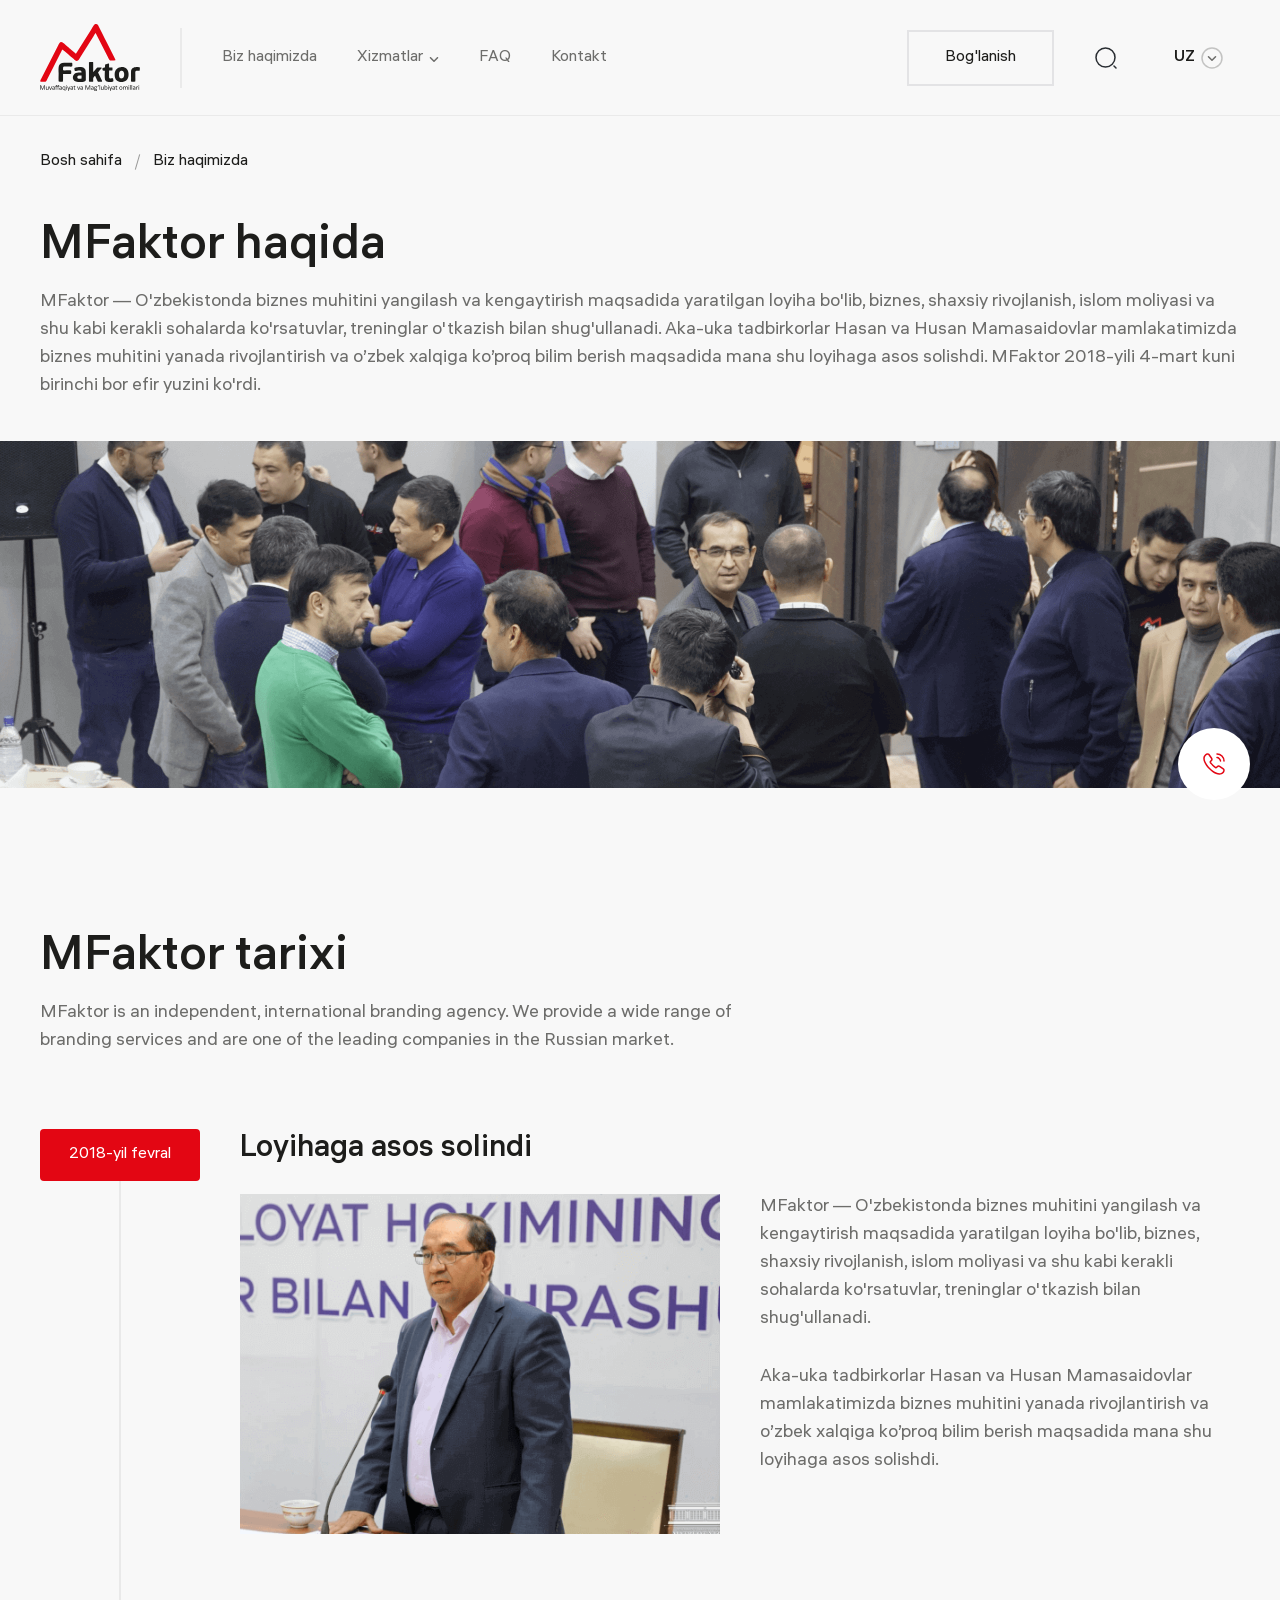
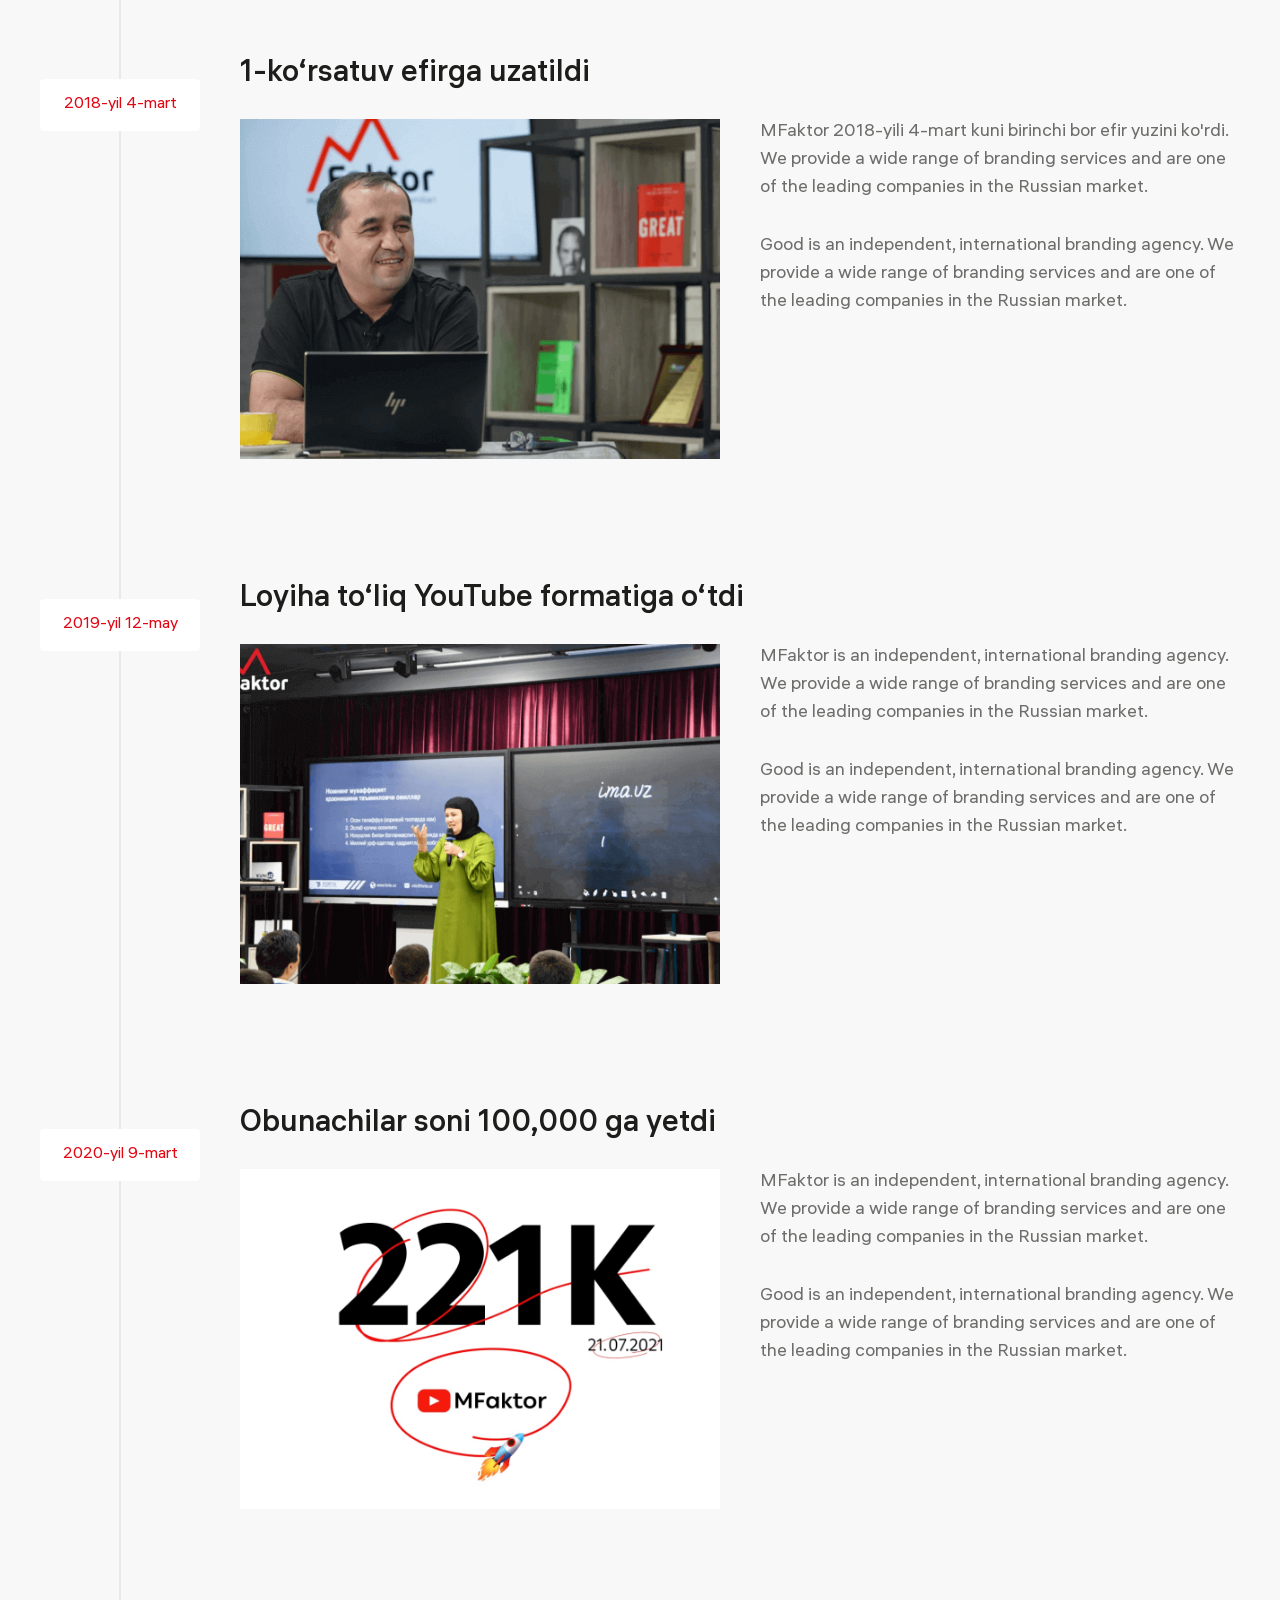
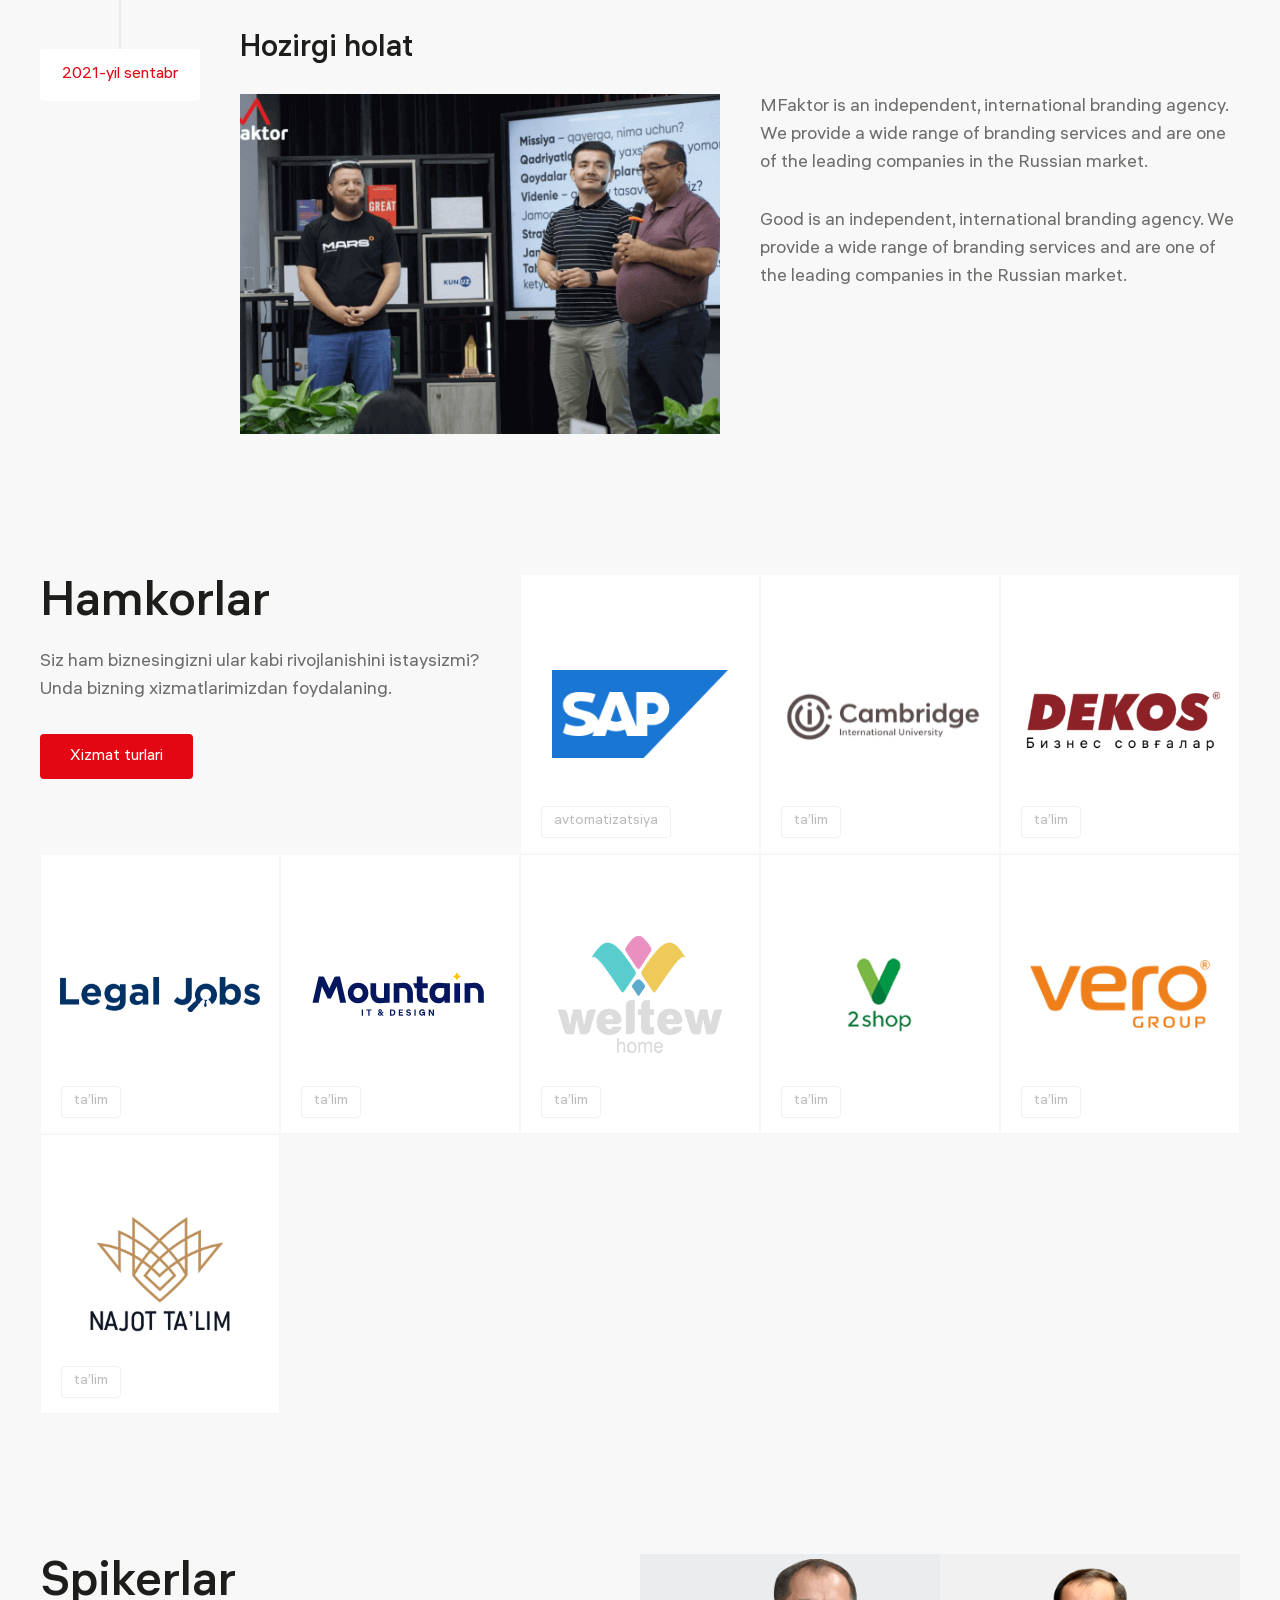
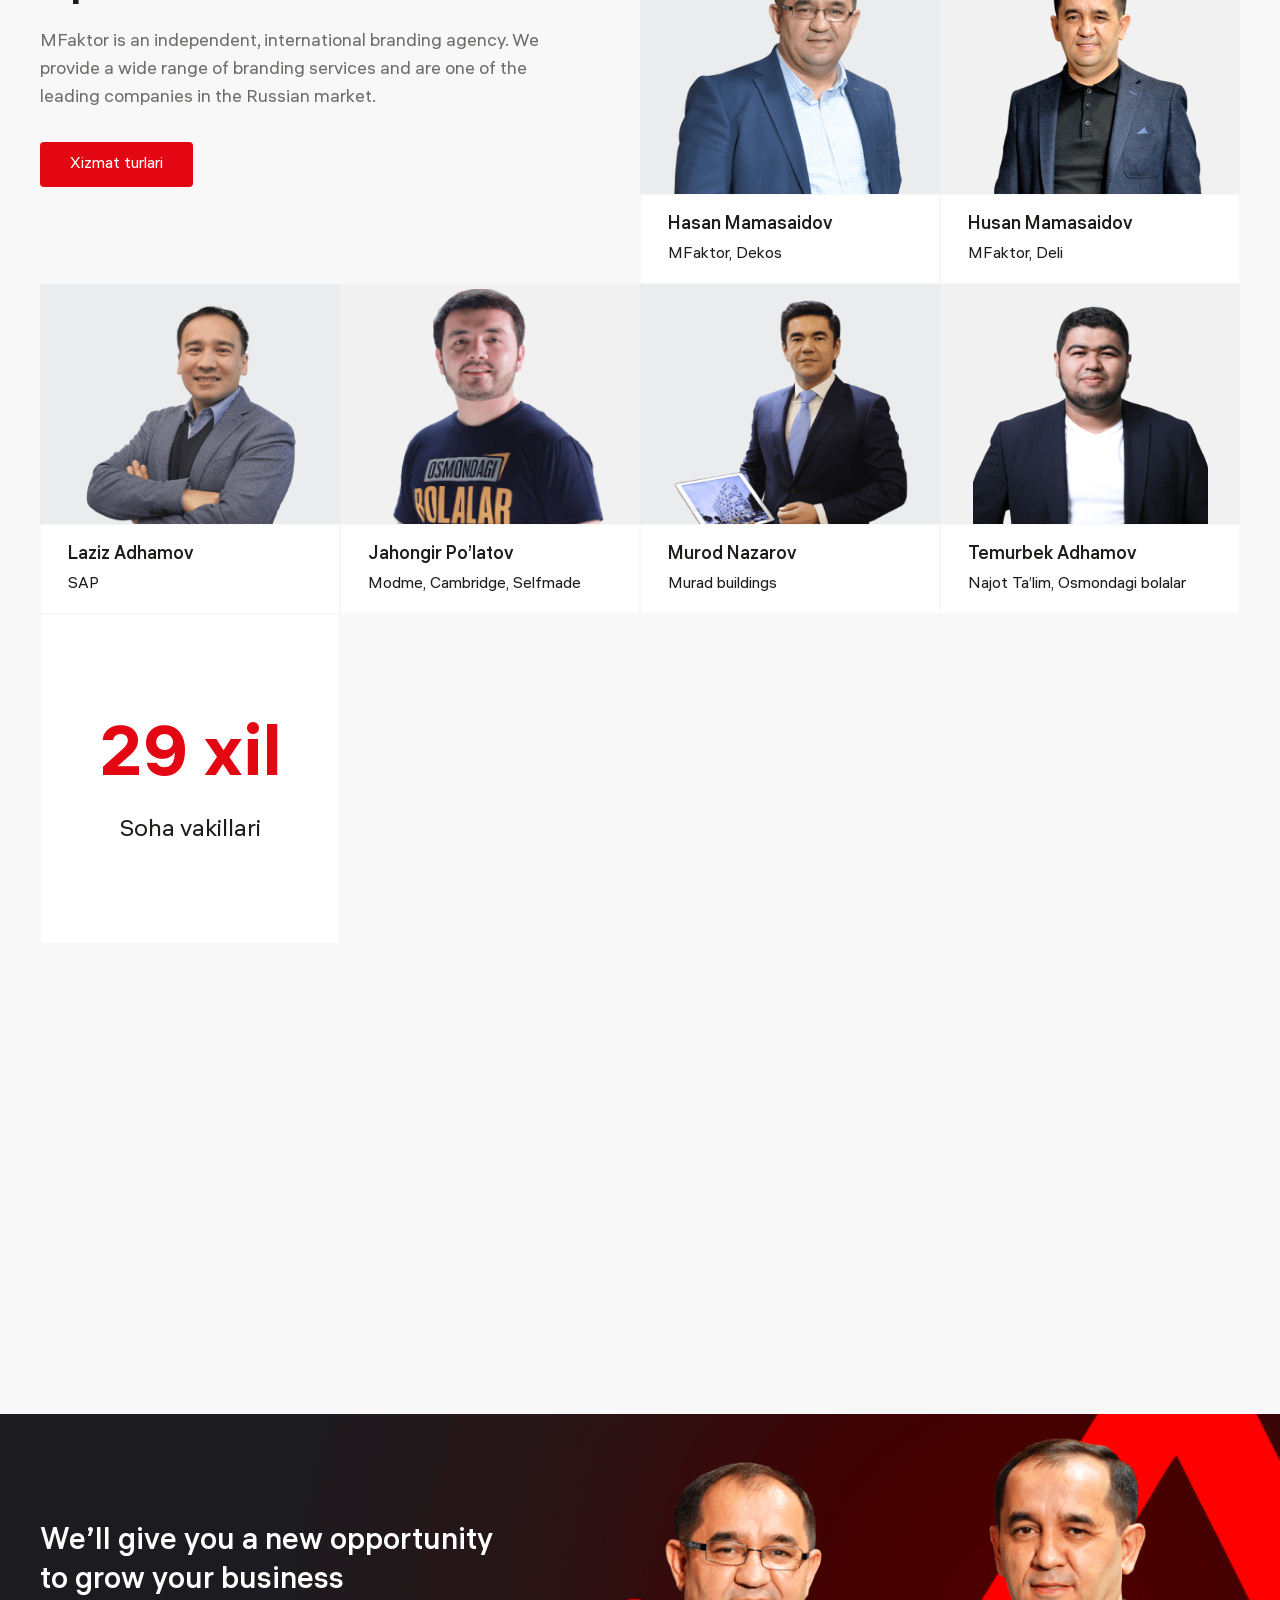
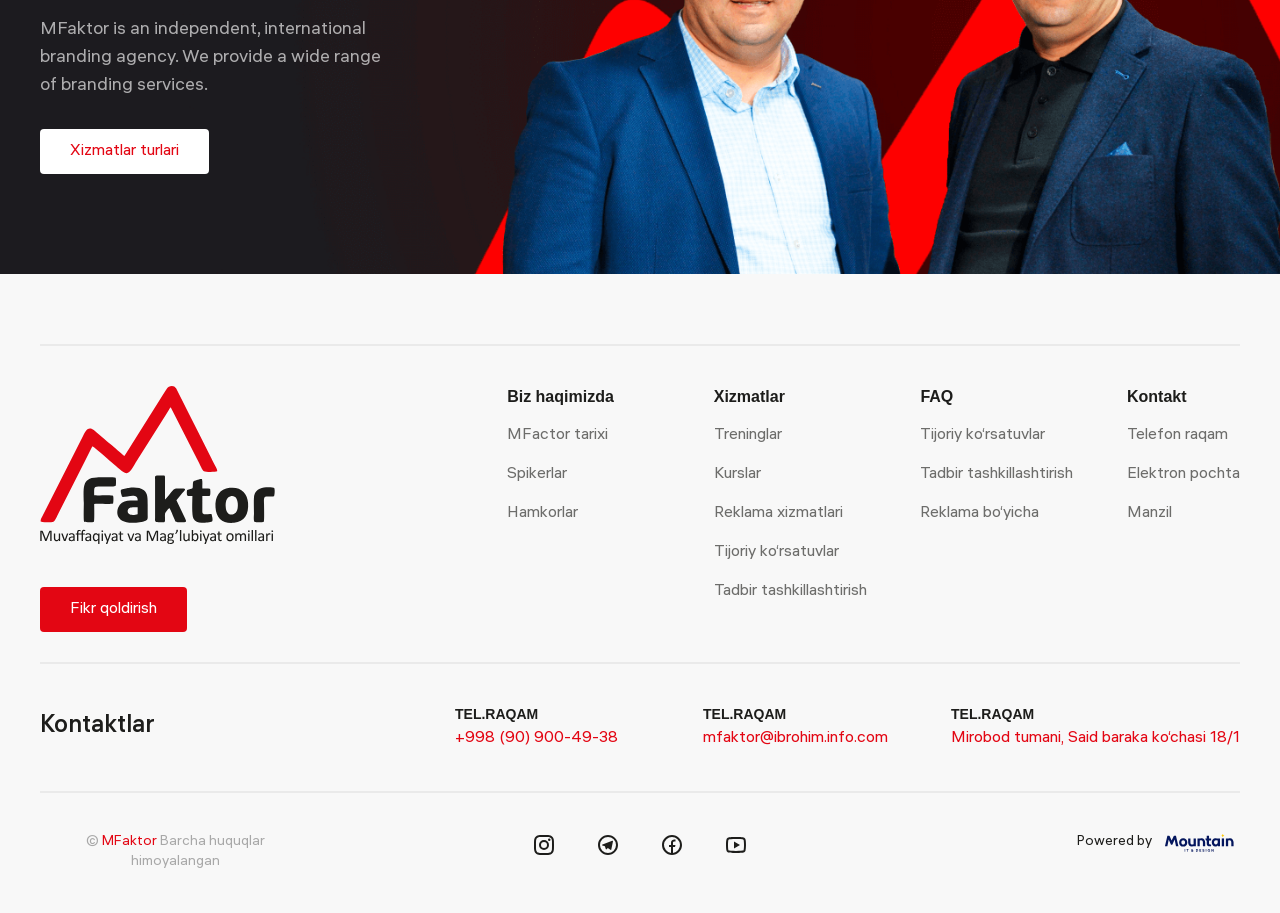
<file: layouts/about.html>
<!DOCTYPE html>
<html lang="en">
<head>
    <meta charset="UTF-8">
    <meta http-equiv="X-UA-Compatible" content="IE=edge" />
    <meta name="viewport" content="width=device-width, initial-scale=1.0" />
    <title>MFactor</title>
    
    <link rel="stylesheet" href="../assets/css/uikit.min.css"  media="all"/>
    <link rel="stylesheet" href="../assets/css/tailwind.css"  media="all"/>
    <link rel="stylesheet" href="../assets/sass/main.css" media="all">
    <link rel="icon" href="../assets/img/logos/Logo-white.svg">
</head>
<body>
    
    <div uk-sticky="show-on-up: true; animation: uk-animation-slide-top;" class="navbar">
        <header class="header absolute top-0 left-0 w-full z-10 border-b border-[#1d1d1b] bg-[#f8f8f8] border-opacity-[0.06]" uk-scrollspy="target: .animateRight; cls: uk-animation-slide-left-small; delay: 300;">
            
            <div class="uk-container uk-container-large">
                <nav class="uk-flex uk-flex-middle py-[24px]" uk-grid>
                    
                    <div class="uk-navbar-left">
                        <div class="uk-flex-middle" uk-grid>
                            <div>
                                <ul>
                                    <li>
                                        <a href="index.html">
                                            <img class="w-[65px] md:w-[100px] uk-animation-fade" src="../assets/img/logos/Logo-black.svg" alt="Logo">
                                        </a>
                                    </li>
                                </ul>
                            </div>
                            
                            <div class="uk-visible@l">
                                <div class="2xl:ml-[10px] 2xl:mr-[10px]">
                                    <hr class="border-none w-[2px] h-[60px] bg-[#1d1d1b] bg-opacity-[0.06]">
                                </div>
                            </div>
                            
                            <div class="uk-visible@l">
                                <ul class="uk-flex-middle 2xl:space-x-[30px]" uk-grid>
                                    <li class="text-[#1d1d1b]">
                                        <a href="about.html" class="font-400 text-[#1d1d1b] text-opacity-[0.64] hover-link uk-animation-fade">
                                            Biz haqimizda
                                        </a>
                                    </li>
                                    <li class="text-[#1d1d1b] nav-item">
                                        <a href="service.html" class="font-400 text-[#1d1d1b] text-opacity-[0.64] hover-link uk-flex uk-flex-middle uk-animation-fade">
                                            <span> Xizmatlar</span>
                                            <svg class="stroke-current ml-[6px] mt-[3px]" width="10" height="5" viewBox="0 0 10 5" fill="none" xmlns="http://www.w3.org/2000/svg">
                                                <path d="M8.5 0.75L5 4.25L1.5 0.75" stroke-width="1.5" stroke-linecap="round" stroke-linejoin="round"/>
                                            </svg>
                                        </a>
                                        <div uk-dropdown="pos: bottom-left; animation: uk-animation-slide-top-small; duration: 200" style="padding: 20px 30px 30px 24px;">
                                            <ul class="uk-nav uk-dropdown-nav">
                                                <li class="uk-parent">
                                                    <a href="./training.html" class="uk-flex uk-flex-middle uk-flex-between mt-[3px] text-lg 2xl:text-xl">
                                                        Treninglar
                                                        <img class="w-[16px] h-[10px] rotate-[-90deg]" src="../assets/img/svg/arrow-bottom.svg" alt="arrow">
                                                    </a>
                                                </li>
                                                <li class="uk-parent">
                                                    <a href="cours.html" class="uk-flex uk-flex-middle uk-flex-between mt-[3px] text-lg 2xl:text-xl 2xl:mt-[10px]">
                                                        Kurslar
                                                        <img class="w-[16px] h-[10px] rotate-[-90deg]" src="../assets/img/svg/arrow-bottom.svg" alt="arrow">
                                                    </a>
                                                </li>
                                                <li class="uk-parent">
                                                    <a href="add.html" class="uk-flex uk-flex-middle uk-flex-between mt-[3px] text-lg 2xl:text-xl 2xl:mt-[10px]">
                                                        Reklama xizmatlari
                                                        <img class="w-[16px] h-[10px] rotate-[-90deg]" src="../assets/img/svg/arrow-bottom.svg" alt="arrow">
                                                    </a>
                                                </li>
                                                <li class="uk-parent">
                                                    <a href="shows.html" class="uk-flex uk-flex-middle uk-flex-between mt-[3px] text-lg 2xl:text-xl 2xl:mt-[10px]">
                                                        Tijoriy ko‘rsatuvlar
                                                        <img class="w-[16px] h-[10px] rotate-[-90deg]" src="../assets/img/svg/arrow-bottom.svg" alt="arrow">
                                                    </a>
                                                </li>
                                                <li class="uk-parent">
                                                    <a href="events.html" class="uk-flex uk-flex-middle uk-flex-between mt-[3px] text-lg 2xl:text-xl 2xl:mt-[10px]">
                                                        Tadbirlar tashkillashtirish
                                                        <img class="w-[16px] h-[10px] rotate-[-90deg]" src="../assets/img/svg/arrow-bottom.svg" alt="arrow">
                                                    </a>
                                                </li>
                                            </ul>
                                        </div>
                                    </li>
                                    <li class="text-[#1d1d1b]">
                                        <a href="FAQ.html" class="font-400 text-[#1d1d1b] text-opacity-[0.64] hover-link uk-animation-fade">
                                            FAQ
                                        </a>
                                    </li>
                                    <li class="text-[#1d1d1b]">
                                        <a href="contact.html" class="font-400 text-[#1d1d1b] text-opacity-[0.64] hover-link uk-animation-fade">
                                            Kontakt
                                        </a>
                                    </li>
                                </ul>
                            </div>
                        </div>
                    </div>
                    
                    <div class="uk-navbar-right">
                        <div class="uk-flex-middle 2xl:space-x-[30px]" uk-grid>
                            <div class="text-[#1d1d1b] uk-visible@m">
                                <a href="contact.html" class="py-[14px] px-[36px] border-2 border-[#e3e3e5] hover-link text-[#1d1d1b] animBtnTop uk-animation-fade">
                                    Bog'lanish
                                </a>
                            </div>
                            <div class="uk-visible@l">
                                <div>
                                    <a href="#searchModal" uk-toggle>
                                        <img class="uk-animation-fade w-[24px] h-[24px]" src="../assets/img/svg/search.svg" alt="search">
                                    </a>
                                </div>
                            </div>

                            <div id="searchModal" uk-modal>
                                <div class="uk-modal-dialog uk-modal-body md:p-[30px]" uk-scrollspy="target: .animateLeft; uk-animation-slide-left; delay: 200">
                                    <div>
                                        <div class="flex items-center bg-[#f8f8f8]">
                                            <svg class="stroke-current ml-[15px]" width="20" height="20" viewBox="0 0 24 24" fill="none" xmlns="http://www.w3.org/2000/svg">
                                                <path d="M11.5 21C16.7467 21 21 16.7467 21 11.5C21 6.25329 16.7467 2 11.5 2C6.25329 2 2 6.25329 2 11.5C2 16.7467 6.25329 21 11.5 21Z" stroke-width="1.5" stroke-linecap="round" stroke-linejoin="round"/>
                                                <path d="M22 22L20 20" stroke-width="1.5" stroke-linecap="round" stroke-linejoin="round"/>
                                            </svg>                                                
                                            <input class="pl-[10px] mr-[20px] py-[15px] w-full focus:outline-none bg-[#f8f8f8] text-[#1d1d1b]" placeholder="Search" type="text">
                                        </div>
                                    </div>
                                    <h3 class="text-[16px] mt-[30px] text-[#1d1d1b] font-400 uk-text-uppercase mb-[5px] text-sm" style="font-family: ALS Hauss;">Xizmatlarimiz</h3>
                                    <ul class="p-[10px] uk-grid-small uk-child-width-1-1" uk-grid>
                                        <li class="uk-parent text-[#1d1d1b] animateLeft">
                                            <a href="training.html" class="hover-link">
                                                Treninglar
                                            </a>
                                        </li>
                                        <li class="uk-parent text-[#1d1d1b] animateLeft">
                                            <a href="cours.html" class="hover-link">
                                                Kurslar
                                            </a>
                                        </li>
                                        <li class="uk-parent text-[#1d1d1b]">
                                            <a href="add.html" class="hover-link">
                                                Reklama xizmatlari
                                            </a>
                                        </li>
                                        <li class="uk-parent text-[#1d1d1b]">
                                            <a href="shows.html" class="hover-link">
                                                Tijoriy ko‘rsatuvlar
                                            </a>
                                        </li>
                                        <li class="uk-parent text-[#1d1d1b]">
                                            <a href="events.html" class="hover-link">
                                                Tadbirlar tashkillashtirish
                                            </a>
                                        </li>
                                    </ul>
                                </div>
                            </div>

                            <div class="uk-visible@l">
                                <div class="">
                                    <a href="#" class="nav-link uk-animation-fade hover:text-[#1d1d1b] hover:no-underline text-[#1d1d1b] lang inline-flex font-500 items-center px-4" uk-scrollspy="cls: uk-animation-slide-right; delay: 200;" style="animation-duration: .8s;">
                                        UZ
                                        <svg class="stroke-current ml-[5px]" width="24" height="24" viewBox="0 0 24 24" fill="none" xmlns="http://www.w3.org/2000/svg">
                                            <path opacity="0.24" d="M12 22C17.5228 22 22 17.5228 22 12C22 6.47715 17.5228 2 12 2C6.47715 2 2 6.47715 2 12C2 17.5228 6.47715 22 12 22Z" stroke-width="1.5" stroke-miterlimit="10" stroke-linecap="round" stroke-linejoin="round"/>
                                            <path opacity="0.64" d="M8.47021 10.74L12.0002 14.26L15.5302 10.74" stroke-width="1.5" stroke-linecap="round" stroke-linejoin="round"/>
                                        </svg>
                                    </a>
                                    <div class="uk-padding-remove rounded-[4px]" style="min-width: 100px;" uk-dropdown="pos: bottom-justify;animation: uk-animation-slide-top-small; duration: 200; mode: click">
                                        
                                        <ul class="uk-grid uk-grid-small uk-flex-middle uk-flex-column uk-padding-small" uk-grid >
                                            <li class="uk-width-auto text-[#1d1d1b]">
                                                <a href="https://estetclinic.uz/ru" class="hover-link text-[#1d1d1b] font-500">
                                                    RU
                                                </a>
                                            </li>
                                            <li class="uk-width-auto text-[#1d1d1b]">
                                                <a href="https://estetclinic.uz/en" class="hover-link text-[#1d1d1b] font-500">
                                                    EN
                                                </a>
                                            </li>
                                        </ul>
                                    </div>
                                </div>
                            </div>
                            
                            <div class="uk-hidden@l">
                                <div class="text-[#1d1d1b]">
                                    <a href="javascript:void(0);" uk-toggle="target: #offcanvas-flip" class="text-[#1d1d1b] hover-link">
                                        <ul class="uk-flex uk-flex-column space-y-[2px]">
                                            <li>
                                                <hr class="border-none w-[16px] h-[2px] bg-[#1d1d1b]">
                                            </li>
                                            <li>
                                                <hr class="border-none w-[16px] h-[2px] bg-[#1d1d1b]">
                                            </li>
                                            <li>
                                                <hr class="border-none w-[16px] h-[2px] bg-[#1d1d1b]">
                                            </li>
                                        </ul>                                           
                                    </a>
                                </div>
                                
                                <div id="offcanvas-flip" uk-offcanvas="flip: true; overlay: true">
                                    <div class="uk-offcanvas-bar">
                                        
                                        <div class="uk-flex uk-flex-right">
                                            <button class="uk-offcanvas-close" type="button" uk-close>
                                                <svg  xmlns="http://www.w3.org/2000/svg" viewBox="0 0 24 24" width="24" height="24"><path fill="none" d="M0 0h24v24H0z"/><path d="M12 10.586l4.95-4.95 1.414 1.414-4.95 4.95 4.95 4.95-1.414 1.414-4.95-4.95-4.95 4.95-1.414-1.414 4.95-4.95-4.95-4.95L7.05 5.636z"/></svg>
                                            </button>
                                        </div>
                                        
                                        <ul class="mt-[20px] items-end uk-flex-column uk-grid-small uk-text-uppercase uk-child-width-1-1" uk-grid uk-scrollspy="target: .animBottom; cls: uk-animation-slide-top-small; delay: 100; repeat: true">
                                            <li class="uk-flex uk-flex-right">
                                                <a href="service.html" class="font-400 animBottom">
                                                    Xizmatlar
                                                </a>
                                            </li>
                                            <div>
                                                <hr class="border-none w-full h-[1px] bg-[#fff] bg-opacity-[0.06]">
                                            </div>
                                            <li class="uk-flex uk-flex-right">
                                                <a href="about.html" class="font-400 animBottom">
                                                    Biz haqimizda
                                                </a>
                                            </li>
                                            <div>
                                                <hr class="border-none w-full h-[1px] bg-[#fff] bg-opacity-[0.06]">
                                            </div>
                                            <li class="uk-flex uk-flex-right">
                                                <a href="cours.html" class="font-400 animBottom">
                                                    Kurslar
                                                </a>
                                            </li>
                                            <div>
                                                <hr class="border-none w-full h-[1px] bg-[#fff] bg-opacity-[0.06]">
                                            </div>
                                            <li class="uk-flex uk-flex-right">
                                                <a href="training.html" class="font-400 animBottom">
                                                    Treninglar
                                                </a>
                                            </li>
                                            <div>
                                                <hr class="border-none w-full h-[1px] bg-[#fff] bg-opacity-[0.06]">
                                            </div>
                                            <li class="uk-flex uk-flex-right">
                                                <a href="shows.html" class="font-400 animBottom">
                                                    Tijoriy ko‘rsatuvlar
                                                </a>
                                            </li>
                                            <div>
                                                <hr class="border-none w-full h-[1px] bg-[#fff] bg-opacity-[0.06]">
                                            </div>
                                            <li class="uk-flex uk-flex-right">
                                                <a href="events.html" class="font-400 animBottom">
                                                    Tadbirlar tashkillashtirish
                                                </a>
                                            </li>
                                            <div>
                                                <hr class="border-none w-full h-[1px] bg-[#fff] bg-opacity-[0.06]">
                                            </div>
                                            <li class="uk-flex uk-flex-right">
                                                <a href="add.html" class="font-400 animBottom">
                                                    Reklama xizmatlari
                                                </a>
                                            </li>
                                            <div>
                                                <hr class="border-none w-full h-[1px] bg-[#fff] bg-opacity-[0.06]">
                                            </div>
                                            <li class="uk-flex uk-flex-right">
                                                <a href="contact.html" class="font-400 animBottom">
                                                    Kontakt
                                                </a>
                                            </li>
                                            <div>
                                                <hr class="border-none w-full h-[1px] bg-[#fff] bg-opacity-[0.06]">
                                            </div>
                                            <li class="uk-flex uk-flex-right">
                                                <a href="FAQ.html" class="font-400 animBottom">
                                                    FAQ
                                                </a>
                                            </li>
                                            <div>
                                                <hr class="border-none w-full h-[1px] bg-[#fff] bg-opacity-[0.06]">
                                            </div>
                                            <li class="uk-flex uk-flex-right">
                                                <ul class="uk-grid-small uk-flex-middle" uk-grid>
                                                    <li class="text-[#fff]">
                                                        <a href="#" class="text-[#fff] font-400 hover-link animBottom">UZ</a>
                                                    </li>
                                                    <li>
                                                        <hr class="border-none w-[1px] h-[16px] bg-[#fff] bg-opacity-[0.06]">
                                                    </li>
                                                    <li class="text-[#fff]">
                                                        <a href="#" class="text-[#fff] font-400 hover-link animBottom">RU</a>
                                                    </li>
                                                    <li>
                                                        <hr class="border-none w-[1px] h-[16px] bg-[#fff] bg-opacity-[0.06]">
                                                    </li>
                                                    <li class="text-[#fff]">
                                                        <a href="#" class="text-[#fff] font-400 hover-link animBottom">EN</a>
                                                    </li>
                                                </ul>
                                            </li>
                                        </ul>
                                    </div>
                                </div>
                            </div>
                        </div>
                    </div>
                    
                    
                </nav>
            </div>
            
        </header>
    </div>
    
    <section class="uk-section mt-[90px] md:mt-[70px] bg-[#f8f8f8] z-[1] relative uk-overflow-hidden uk-padding-remove-bottom" uk-scrollspy="target: .animTop; cls: uk-animation-slide-bottom-medium; delay: 100">
        <div class="uk-container uk-container-large uk-margin-small-top relative pb-[40px]">
            
            <div>
                <ul class="uk-grid-small uk-flex-middle" uk-grid>
                    <li class="text-[#1d1d1b]">
                        <a href="index.html" class="text-[#1d1d1b] hover-link 2xl:text-lg">Bosh sahifa</a>
                    </li>
                    <li>
                        <hr class="border-none w-[1px] h-[16px] bg-[#1d1d1b] bg-opacity-[0.44] rotate-[16deg]">
                    </li>
                    <li class="text-[#1d1d1b] 2xl:text-lg">
                        <p>Biz haqimizda</p>
                    </li>
                </ul>
                
                <div class="mt-[43px]">
                    <h2 class="heading-section animTop">MFaktor haqida</h2>
                    <div class="mt-[10px]">
                        <p class="text-[#1d1d1b] text-opacity-[0.64] sm:text-lg 2xl:text-xl animTop">
                            MFaktor — O'zbekistonda biznes muhitini yangilash va kengaytirish maqsadida yaratilgan loyiha bo'lib, biznes, shaxsiy rivojlanish, islom moliyasi va shu kabi kerakli sohalarda ko'rsatuvlar, treninglar o'tkazish bilan shug'ullanadi. Aka-uka tadbirkorlar Hasan va Husan Mamasaidovlar mamlakatimizda biznes muhitini yanada rivojlantirish va o’zbek xalqiga ko’proq bilim berish maqsadida mana shu loyihaga asos solishdi. MFaktor 2018-yili 4-mart kuni birinchi bor efir yuzini ko'rdi. 
                        </p>
                    </div>
                </div>
            </div>
            
        </div>
    </section>
    
    <section class="uk-section uk-padding-remove-top bg-[#f8f8f8]">
        <div class="w-full h-full flex justify-center">
            <img class="w-full min-h-[220px] object-cover" style="cursor: none;" src="../assets/img/about/main-background.png" alt="main img">
        </div>
    </section>
    
    <section id="aboutStory" class="uk-section bg-[#f8f8f8]" uk-scrollspy="target: .animTop; cls: uk-animation-slide-bottom-medium; delay: 100">
        <div class="uk-container uk-container-large">
            <div class="lg:w-[700px]">
                <h2 class="heading-section animTop">MFaktor tarixi</h2>
                <div class="mt-[10px]">
                    <p class="text-[#1d1d1b] text-opacity-[0.64] sm:text-lg 2xl:text-xl animTop">
                        MFaktor is an independent, international branding agency. We provide a wide range of branding services and are one of the leading companies in the Russian market.
                    </p>
                </div>
            </div>
            <div class="mt-[73px] relative">
                
                <ul uk-grid uk-scrollspy="target: .animFade; cls: uk-animation-fade; delay: 100">
                    <li class="w-[200px] uk-visible@l">           
                        <div class="about-story-teller-line-wrapper relative w-full h-[2212px] uk-overflow-hidden">
                            <div class="absolute left-1/2 translate-x-[-50%] ">
                                <div style="width: 2px;">
                                    <img src="../assets/img/svg/about-story-line-light.svg" alt="line">
                                </div>
                            </div>
                            <div class="about-story-teller-line absolute left-1/2  translate-x-[-50%]">
                                <div class="uk-position-relative w-[2px]" uk-parallax="stroke: 100%; viewport: 0.6" style="transition: all 0.20s ease-in-out 0s; stroke-dasharray: 2019; stroke-dashoffset: 0;">
                                    <img src="../assets/img/svg/about-story-line-light.svg" uk-svg="stroke-animation: true" style="fill: none; color: #E30613;" alt="">
                                </div>
                            </div>
                            <div class="w-full absolute left-0 top-0 bg-[#E30613] py-[14px] rounded-[4px] text-center z-[10]">
                                <p class="text-[#fff] w-full">2018-yil fevral</p>
                            </div>
                            <div id="test" uk-parallax="background-color: #E30613; viewport: 0.5" class="about-story-teller-data-2 w-full absolute left-0 top-[540px] bg-[#fff] py-[14px] rounded-[4px] text-center z-[10]">
                                <p class="text-[#E30613] w-full" uk-parallax="target: #test; color: #fff; viewport: 0.2">2018-yil 4-mart</p>
                            </div>
                            <div id="test" uk-parallax="background-color: #E30613; viewport: 0.5" class="about-story-teller-data-3 w-full absolute left-0 top-[1080px] bg-[#fff] py-[14px] rounded-[4px] text-center z-[10]">
                                <p class="text-[#E30613] w-full" uk-parallax="target: #test; color: #fff; viewport: 0.2">2019-yil 12-may</p>
                            </div>
                            <div id="test" uk-parallax="background-color: #E30613; viewport: 0.5" class="about-story-teller-data-4 w-full absolute left-0 top-[1620px] bg-[#fff] py-[14px] rounded-[4px] text-center z-[10]">
                                <p class="text-[#E30613] w-full" uk-parallax="target: #test; color: #fff; viewport: 0.2">2020-yil 9-mart</p>
                            </div>
                            <div id="test" uk-parallax="background-color: #E30613; viewport: 0.5" class="about-story-teller-data-5 w-full absolute left-0 top-[2160px] bg-[#fff] py-[14px] rounded-[4px] text-center z-[10]">
                                <p class="text-[#E30613] w-full" uk-parallax="target: #test; color: #fff; viewport: 0.2">2021-yil sentabr</p>
                            </div>
                        </div>
                    </li>
                    <li class="uk-width-expand">
                        <div class="animFade">
                            <div class="uk-overflow-hidden">
                                <div>
                                    <h3 class="heading-third text-[#1d1d1b]">Loyihaga asos solindi</h3>
                                </div>
                                <div class="mt-[23px] uk-child-width-1-2@l uk-child-width-auto uk-grid-match" uk-grid>
                                    <div class="uk-overflow-hidden">
                                        <img class="max-h-[350px] min-h-[340px] object-cover" src="../assets/img/about/story-img-1.png" alt="creater">
                                    </div>
                                    <div>
                                        <div class="space-y-[15px] xl:space-y-[30px]">
                                            <div>
                                                <p class="sm:text-lg 2xl:text-xl text-[#1d1d1b] text-opacity-[0.64]">
                                                    MFaktor — O'zbekistonda biznes muhitini yangilash va kengaytirish maqsadida yaratilgan loyiha bo'lib, biznes, shaxsiy rivojlanish, islom moliyasi va shu kabi kerakli sohalarda ko'rsatuvlar, treninglar o'tkazish bilan shug'ullanadi.
                                                </p>
                                            </div>
                                            <div>
                                                <p class="sm:text-lg 2xl:text-xl text-[#1d1d1b] text-opacity-[0.64]">
                                                    Aka-uka tadbirkorlar Hasan va Husan Mamasaidovlar mamlakatimizda biznes muhitini yanada rivojlantirish va o’zbek xalqiga ko’proq bilim berish maqsadida mana shu loyihaga asos solishdi.
                                                </p>
                                            </div>
                                        </div>
                                    </div>
                                </div>
                            </div>
                        </div>
                        <div class="mt-[40px] sm:mt-[70px] lg:mt-[120px] animFade">
                            <div class="uk-overflow-hidden">
                                <div>
                                    <h3 class="heading-third text-[#1d1d1b]">1-ko‘rsatuv efirga uzatildi</h3>
                                </div>
                                <div class="mt-[23px] uk-child-width-1-2@l uk-child-width-auto uk-grid-match" uk-grid>
                                    <div class="uk-overflow-hidden">
                                        <img class="max-h-[350px] min-h-[340px] object-cover" src="../assets/img/about/story-img-2.png" alt="creater">
                                    </div>
                                    <div>
                                        <div class="space-y-[15px] xl:space-y-[30px]">
                                            <div>
                                                <p class="sm:text-lg 2xl:text-xl text-[#1d1d1b] text-opacity-[0.64]">
                                                    MFaktor 2018-yili 4-mart kuni birinchi bor efir yuzini ko'rdi. We provide a wide range of branding services and 
                                                    are one of the leading companies in the Russian market. 
                                                </p>
                                            </div>
                                            <div>
                                                <p class="sm:text-lg 2xl:text-xl text-[#1d1d1b] text-opacity-[0.64]">
                                                    Good is an independent, international branding agency.  We provide a wide range of branding services and are one of the leading companies in the Russian market.
                                                </p>
                                            </div>
                                        </div>
                                    </div>
                                </div>
                            </div>
                        </div>
                        <div class="mt-[40px] sm:mt-[70px] lg:mt-[120px] animFade">
                            <div class="uk-overflow-hidden">
                                <div>
                                    <h3 class="heading-third text-[#1d1d1b]">Loyiha to‘liq YouTube formatiga o‘tdi</h3>
                                </div>
                                <div class="mt-[23px] uk-child-width-1-2@l uk-child-width-auto uk-grid-match" uk-grid>
                                    <div class="uk-overflow-hidden">
                                        <img class="max-h-[350px] min-h-[340px] object-cover" src="../assets/img/about/story-img-3.png" alt="creater">
                                    </div>
                                    <div>
                                        <div class="space-y-[15px] xl:space-y-[30px]">
                                            <div>
                                                <p class="sm:text-lg 2xl:text-xl text-[#1d1d1b] text-opacity-[0.64]">
                                                    MFaktor is an independent, international branding agency. We provide a wide range of branding services and are one of the leading companies in the Russian market.
                                                </p>
                                            </div>
                                            <div>
                                                <p class="sm:text-lg 2xl:text-xl text-[#1d1d1b] text-opacity-[0.64]">
                                                    Good is an independent, international branding agency. We provide a wide range of branding services and are one of the leading companies in the Russian market.
                                                </p>
                                            </div>
                                        </div>
                                    </div>
                                </div>
                            </div>
                        </div>
                        <div class="mt-[40px] sm:mt-[70px] lg:mt-[120px] animFade">
                            <div class="uk-overflow-hidden">
                                <div>
                                    <h3 class="heading-third text-[#1d1d1b]">Obunachilar soni 100,000 ga yetdi</h3>
                                </div>
                                <div class="mt-[23px] uk-child-width-1-2@l uk-child-width-auto uk-grid-match" uk-grid>
                                    <div class="uk-overflow-hidden">
                                        <img class="max-h-[350px] min-h-[340px] object-cover" src="../assets/img/about/story-img-4.png" alt="creater">
                                    </div>
                                    <div>
                                        <div class="space-y-[15px] xl:space-y-[30px]">
                                            <div>
                                                <p class="sm:text-lg 2xl:text-xl text-[#1d1d1b] text-opacity-[0.64]">
                                                    MFaktor is an independent, international branding agency. We provide a wide range of branding services and are one of the leading companies in the Russian market.
                                                </p>
                                            </div>
                                            <div>
                                                <p class="sm:text-lg 2xl:text-xl text-[#1d1d1b] text-opacity-[0.64]">
                                                    Good is an independent, international branding agency. We provide a wide range of branding services and are one of the leading companies in the Russian market.
                                                </p>
                                            </div>
                                        </div>
                                    </div>
                                </div>
                            </div>
                        </div>
                        <div class="mt-[40px] sm:mt-[70px] lg:mt-[120px] animFade">
                            <div class="uk-overflow-hidden">
                                <div>
                                    <h3 class="heading-third text-[#1d1d1b]">Hozirgi holat</h3>
                                </div>
                                <div class="mt-[23px] uk-child-width-1-2@l uk-child-width-auto uk-grid-match" uk-grid>
                                    <div class="uk-overflow-hidden">
                                        <img class="max-h-[350px] min-h-[340px] object-cover" src="../assets/img/about/story-img-5.png" alt="creater">
                                    </div>
                                    <div>
                                        <div class="space-y-[15px] xl:space-y-[30px]">
                                            <div>
                                                <p class="sm:text-lg 2xl:text-xl text-[#1d1d1b] text-opacity-[0.64]">
                                                    MFaktor is an independent, international branding agency. We provide a wide range of branding services and are one of the leading companies in the Russian market.
                                                </p>
                                            </div>
                                            <div>
                                                <p class="sm:text-lg 2xl:text-xl text-[#1d1d1b] text-opacity-[0.64]">
                                                    Good is an independent, international branding agency. We provide a wide range of branding services and are one of the leading companies in the Russian market.
                                                </p>
                                            </div>
                                        </div>
                                    </div>
                                </div>
                            </div>
                        </div>
                    </li>
                </ul>
                
            </div>
        </div>
    </section>
    
    <section id="aboutPartners" class="uk-section bg-[#f8f8f8]" uk-scrollspy="target: .animTop; cls: uk-animation-slide-bottom-medium; delay: 100">
        <div class="uk-container uk-container-large">
            <ul class="uk-grid-match uk-grid-collapse" uk-grid uk-scrollspy="target: .animFade; cls: uk-animation-fade; delay: 100">  
                <li class="w-full xl:w-[40%] xl:min-h-[280px] uk-overflow-hidden">
                    <div class="pb-[30px] sm:pb-[50px] xl:pb-0 xl:pr-[20px]">
                        <h2 class="heading-section animTop">Hamkorlar</h2>
                        <div class="mt-[12px]">
                            <p class="text-[#1d1d1b] text-opacity-[0.64] sm:text-lg 2xl:text-xl animTop">
                                Siz ham biznesingizni ular kabi rivojlanishini istaysizmi? Unda bizning xizmatlarimizdan foydalaning.
                            </p>
                        </div>
                        <div class="mt-[40px] text-[#fff] uk-visible@l animTop">
                            <a href="service.html" class="btn-small bg-[#E30613] hover-link text-[#fff] hover:animate-pulse">Xizmat turlari</a>
                        </div>
                    </div>
                </li>   
                <li class="uk-width-1-5@l uk-width-1-3@m uk-width-1-2 bg-[#fff] min-h-[220px] sm:min-h-[280px] border border-[#f7f7f7] uk-overflow-hidden animFade">
                    <div class="w-full h-full flex items-center justify-center relative uk-overflow-hidden">
                        <div class="w-[150px] sm:w-[200px] sm:h-[200px] uk-overflow-hidden flex items-center justify-center">
                            <img class="object-cover" src="../assets/img/logos/sap.svg" alt="partner">
                        </div>
                        <div class="absolute left-[10px] bottom-[10px] sm:left-[20px] sm:bottom-[15px]">
                            <div class="border border-[#1d1d1b] border-opacity-[0.06] rounded-[4px]">
                                <p class="text-[#1d1d1b] text-opacity-[0.3] text-sm 2xl:text-base py-[5px] px-[12px]">avtomatizatsiya</p>
                            </div>
                        </div>
                    </div>
                </li>
                <li class="uk-width-1-5@l uk-width-1-3@m uk-width-1-2 bg-[#fff] min-h-[220px] sm:min-h-[280px] border border-[#f7f7f7] uk-overflow-hidden animFade">
                    <div class="w-full h-full flex items-center justify-center relative uk-overflow-hidden">
                        <div class="w-[150px] sm:w-[200px] sm:h-[200px] uk-overflow-hidden flex items-center justify-center">
                            <img class="object-cover" src="../assets/img/logos/cambridge.svg" alt="partner">
                        </div>
                        <div class="absolute left-[10px] bottom-[10px] sm:left-[20px] sm:bottom-[15px]">
                            <div class="border border-[#1d1d1b] border-opacity-[0.06] rounded-[4px]">
                                <p class="text-[#1d1d1b] text-opacity-[0.3] text-sm 2xl:text-base py-[5px] px-[12px]">ta’lim</p>
                            </div>
                        </div>
                    </div>
                </li>
                <li class="uk-width-1-5@l uk-width-1-3@m uk-width-1-2 bg-[#fff] min-h-[220px] sm:min-h-[280px] border border-[#f7f7f7] uk-overflow-hidden animFade">
                    <div class="w-full h-full flex items-center justify-center relative uk-overflow-hidden">
                        <div class="w-[150px] sm:w-[200px] sm:h-[200px] uk-overflow-hidden flex items-center justify-center">
                            <img class="object-cover" src="../assets/img/logos/dekos.svg" alt="partner">
                        </div>
                        <div class="absolute left-[10px] bottom-[10px] sm:left-[20px] sm:bottom-[15px]">
                            <div class="border border-[#1d1d1b] border-opacity-[0.06] rounded-[4px]">
                                <p class="text-[#1d1d1b] text-opacity-[0.3] text-sm 2xl:text-base py-[5px] px-[12px]">ta’lim</p>
                            </div>
                        </div>
                    </div>
                </li>
                <li class="uk-width-1-5@l uk-width-1-3@m uk-width-1-2 bg-[#fff] min-h-[220px] sm:min-h-[280px] border border-[#f7f7f7] uk-overflow-hidden animFade">
                    <div class="w-full h-full flex items-center justify-center relative uk-overflow-hidden">
                        <div class="w-[150px] sm:w-[200px] sm:h-[200px] uk-overflow-hidden flex items-center justify-center">
                            <img class="object-cover" src="../assets/img/logos/legal-jobs.svg" alt="partner">
                        </div>
                        <div class="absolute left-[10px] bottom-[10px] sm:left-[20px] sm:bottom-[15px]">
                            <div class="border border-[#1d1d1b] border-opacity-[0.06] rounded-[4px]">
                                <p class="text-[#1d1d1b] text-opacity-[0.3] text-sm 2xl:text-base py-[5px] px-[12px]">ta’lim</p>
                            </div>
                        </div>
                    </div>
                </li>
                <li class="uk-width-1-5@l uk-width-1-3@m uk-width-1-2 bg-[#fff] min-h-[220px] sm:min-h-[280px] border border-[#f7f7f7] uk-overflow-hidden animFade">
                    <div class="w-full h-full flex items-center justify-center relative uk-overflow-hidden">
                        <div class="w-[150px] sm:w-[200px] sm:h-[200px] uk-overflow-hidden flex items-center justify-center">
                            <img class="object-cover" src="../assets/img/logos/mount.svg" alt="partner">
                        </div>
                        <div class="absolute left-[10px] bottom-[10px] sm:left-[20px] sm:bottom-[15px]">
                            <div class="border border-[#1d1d1b] border-opacity-[0.06] rounded-[4px]">
                                <p class="text-[#1d1d1b] text-opacity-[0.3] text-sm 2xl:text-base py-[5px] px-[12px]">ta’lim</p>
                            </div>
                        </div>
                    </div>
                </li>
                <li class="uk-width-1-5@l uk-width-1-3@m uk-width-1-2 bg-[#fff] min-h-[220px] sm:min-h-[280px] border border-[#f7f7f7] uk-overflow-hidden animFade">
                    <div class="w-full h-full flex items-center justify-center relative uk-overflow-hidden">
                        <div class="w-[150px] sm:w-[200px] sm:h-[200px] uk-overflow-hidden flex items-center justify-center">
                            <img class="object-cover" src="../assets/img/logos/weltew.svg" alt="partner">
                        </div>
                        <div class="absolute left-[10px] bottom-[10px] sm:left-[20px] sm:bottom-[15px]">
                            <div class="border border-[#1d1d1b] border-opacity-[0.06] rounded-[4px]">
                                <p class="text-[#1d1d1b] text-opacity-[0.3] text-sm 2xl:text-base py-[5px] px-[12px]">ta’lim</p>
                            </div>
                        </div>
                    </div>
                </li>
                <li class="uk-width-1-5@l uk-width-1-3@m uk-width-1-2 bg-[#fff] min-h-[220px] sm:min-h-[280px] border border-[#f7f7f7] uk-overflow-hidden animFade">
                    <div class="w-full h-full flex items-center justify-center relative uk-overflow-hidden">
                        <div class="w-[150px] sm:w-[200px] sm:h-[200px] uk-overflow-hidden flex items-center justify-center">
                            <img class="object-cover" src="../assets/img/logos/twoshop.svg" alt="partner">
                        </div>
                        <div class="absolute left-[10px] bottom-[10px] sm:left-[20px] sm:bottom-[15px]">
                            <div class="border border-[#1d1d1b] border-opacity-[0.06] rounded-[4px]">
                                <p class="text-[#1d1d1b] text-opacity-[0.3] text-sm 2xl:text-base py-[5px] px-[12px]">ta’lim</p>
                            </div>
                        </div>
                    </div>
                </li>
                <li class="uk-width-1-5@l uk-width-1-3@m uk-width-1-2 bg-[#fff] min-h-[220px] sm:min-h-[280px] border border-[#f7f7f7] uk-overflow-hidden animFade">
                    <div class="w-full h-full flex items-center justify-center relative uk-overflow-hidden">
                        <div class="w-[150px] sm:w-[200px] sm:h-[200px] uk-overflow-hidden flex items-center justify-center">
                            <img class="object-cover" src="../assets/img/logos/vero.svg" alt="partner">
                        </div>
                        <div class="absolute left-[10px] bottom-[10px] sm:left-[20px] sm:bottom-[15px]">
                            <div class="border border-[#1d1d1b] border-opacity-[0.06] rounded-[4px]">
                                <p class="text-[#1d1d1b] text-opacity-[0.3] text-sm 2xl:text-base py-[5px] px-[12px]">ta’lim</p>
                            </div>
                        </div>
                    </div>
                </li>
                <li class="uk-width-1-5@l uk-width-1-3@m uk-width-1-2 bg-[#fff] min-h-[220px] sm:min-h-[280px] border border-[#f7f7f7] uk-overflow-hidden animFade">
                    <div class="w-full h-full flex items-center justify-center relative uk-overflow-hidden">
                        <div class="w-[150px] sm:w-[200px] sm:h-[200px] uk-overflow-hidden flex items-center justify-center">
                            <img class="object-cover" src="../assets/img/logos/najot.svg" alt="partner">
                        </div>
                        <div class="absolute left-[10px] bottom-[10px] sm:left-[20px] sm:bottom-[15px]">
                            <div class="border border-[#1d1d1b] border-opacity-[0.06] rounded-[4px]">
                                <p class="text-[#1d1d1b] text-opacity-[0.3] text-sm 2xl:text-base py-[5px] px-[12px]">ta’lim</p>
                            </div>
                        </div>
                    </div>
                </li>
                <li class="uk-width-1-5@l uk-width-1-3@m uk-width-1-2 bg-[#fff] min-h-[220px] sm:min-h-[280px] border border-[#f7f7f7] uk-overflow-hidden animFade">
                    <div class="w-full h-full flex items-center justify-center relative uk-overflow-hidden">
                        <div class="w-[150px] sm:w-[200px] sm:h-[200px] uk-overflow-hidden flex items-center justify-center">
                            <img class="object-cover" src="../assets/img/logos/edu-action.svg" alt="partner">
                        </div>
                        <div class="absolute left-[10px] bottom-[10px] sm:left-[20px] sm:bottom-[15px]">
                            <div class="border border-[#1d1d1b] border-opacity-[0.06] rounded-[4px]">
                                <p class="text-[#1d1d1b] text-opacity-[0.3] text-sm 2xl:text-base py-[5px] px-[12px]">ta’lim</p>
                            </div>
                        </div>
                    </div>
                </li>
                <li class="uk-width-1-5@l uk-width-1-3@m uk-width-1-2 bg-[#fff] min-h-[220px] sm:min-h-[280px] border border-[#f7f7f7] uk-overflow-hidden animFade">
                    <div class="w-full h-full flex items-center justify-center relative uk-overflow-hidden">
                        <div class="w-[150px] sm:w-[200px] sm:h-[200px] uk-overflow-hidden flex items-center justify-center">
                            <img class="object-cover" src="../assets/img/logos/pdp.svg" alt="partner">
                        </div>
                        <div class="absolute left-[10px] bottom-[10px] sm:left-[20px] sm:bottom-[15px]">
                            <div class="border border-[#1d1d1b] border-opacity-[0.06] rounded-[4px]">
                                <p class="text-[#1d1d1b] text-opacity-[0.3] text-sm 2xl:text-base py-[5px] px-[12px]">ta’lim</p>
                            </div>
                        </div>
                    </div>
                </li>
                <li class="uk-width-1-5@l uk-width-1-3@m uk-width-1-2 bg-[#fff] min-h-[220px] sm:min-h-[280px] border border-[#f7f7f7] uk-overflow-hidden animFade">
                    <div class="w-full h-full flex items-center justify-center relative uk-overflow-hidden">
                        <div class="w-[150px] sm:w-[200px] sm:h-[200px] uk-overflow-hidden flex items-center justify-center">
                            <img class="object-cover" src="../assets/img/logos/arzon-apteka.svg" alt="partner">
                        </div>
                        <div class="absolute left-[10px] bottom-[10px] sm:left-[20px] sm:bottom-[15px]">
                            <div class="border border-[#1d1d1b] border-opacity-[0.06] rounded-[4px]">
                                <p class="text-[#1d1d1b] text-opacity-[0.3] text-sm 2xl:text-base py-[5px] px-[12px]">ta’lim</p>
                            </div>
                        </div>
                    </div>
                </li>
                <li class="uk-width-1-5@l uk-width-1-3@m uk-width-1-2 bg-[#fff] min-h-[220px] sm:min-h-[280px] border border-[#f7f7f7] uk-overflow-hidden animFade">
                    <div class="w-full h-full flex items-center justify-center relative uk-overflow-hidden">
                        <div class="w-[150px] sm:w-[200px] sm:h-[200px] uk-overflow-hidden flex items-center justify-center">
                            <img class="object-cover" src="../assets/img/logos/ecma.svg" alt="partner">
                        </div>
                        <div class="absolute left-[10px] bottom-[10px] sm:left-[20px] sm:bottom-[15px]">
                            <div class="border border-[#1d1d1b] border-opacity-[0.06] rounded-[4px]">
                                <p class="text-[#1d1d1b] text-opacity-[0.3] text-sm 2xl:text-base py-[5px] px-[12px]">ta’lim</p>
                            </div>
                        </div>
                    </div>
                </li>
            </ul>
            
            <div class="mt-[40px] text-[#fff] uk-hidden@l flex justify-center animTop">
                <a href="#" class="btn-small bg-[#E30613] hover-link text-[#fff] hover:animate-pulse">Xizmat turlari</a>
            </div>
            
        </div>
    </section>
    
    <section id="aboutSpeakers" class="uk-section bg-[#f8f8f8]" uk-scrollspy="target: .animTop; cls: uk-animation-slide-bottom-medium; delay: 100">
        <div class="uk-container uk-container-large uk-margin-large-bottom">
            <ul class="uk-grid-match uk-grid-collapse space-y-[20px] sm:space-y-0 speakers-list" uk-grid uk-scrollspy="target: .animFade; cls: uk-animation-fade; delay: 100">
                
                <div class="uk-width-1-2@l xl:min-h-[330px]">
                    <div class="lg:pr-[80px] uk-width-3-5@m uk-width-1-1@l main-speaker-section-content-wrapper">
                        <h2 class="heading-section animTop">Spikerlar</h2>
                        <div class="mt-[12px]">
                            <p class="text-[#1d1d1b] text-opacity-[0.64] sm:text-lg 2xl:text-xl animTop">
                                MFaktor is an independent, international branding agency. We provide a wide range of branding services and are one of the leading companies in the Russian market.
                            </p>
                        </div>
                        <div class="mt-[40px] text-[#fff] uk-visible@l animTop">
                            <a href="service.html" class="btn-small bg-[#E30613] hover-link text-[#fff] hover:animate-pulse">Xizmat turlari</a>
                        </div>
                    </div>
                </div>
                
                <li class="uk-width-1-4@l uk-width-1-3@m uk-width-1-2@s bg-[#F0F1F2] animFade" style="min-height: 330px;">
                    <div class="w-full h-full uk-grid-collapse uk-flex-column" uk-grid style="display: flex; align-items: center; justify-content: flex-end;">
                        <div class="uk-overflow-hidden">
                            <div class="max-w-[235px] max-h-[235px]">
                                <img class="min-h-[230px] min-w-[230px] object-cover" src="../assets/img/main/speaker-1.png" alt="partner">
                            </div>
                        </div>
                        <div class="w-full h-[90px] bg-[#fff] flex items-center uk-flex-center uk-flex-left@s border border-[#f7f7f7] uk-text-center uk-text-left@s">
                            <div class="px-[27px]">
                                <h5 class="text-lg 2xl:text-xl text-[#1d1d1b] font-500" style="font-family: 'ALS Hauss';">Hasan Mamasaidov</h5>
                                <p class="text-[#1d1d1b] font-400 mt-[3px]">MFaktor, Dekos</p>
                            </div>
                        </div>
                    </div>
                </li>
                <li class="uk-width-1-4@l uk-width-1-3@m uk-width-1-2@s bg-[#F0F1F2] animFade" style="min-height: 330px;">
                    <div class="w-full h-full uk-grid-collapse uk-flex-column" uk-grid style="display: flex; align-items: center; justify-content: flex-end;">
                        <div class="uk-overflow-hidden">
                            <div class="max-w-[235px] max-h-[235px]">
                                <img class="min-h-[230px] min-w-[230px] object-cover" src="../assets/img/main/speaker-2.png" alt="partner">
                            </div>
                        </div>
                        <div class="w-full h-[90px] bg-[#fff] flex items-center uk-flex-center uk-flex-left@s border border-[#f7f7f7] uk-text-center uk-text-left@s">
                            <div class="px-[27px]">
                                <h5 class="text-lg 2xl:text-xl text-[#1d1d1b] font-500" style="font-family: 'ALS Hauss';">Husan Mamasaidov</h5>
                                <p class="text-[#1d1d1b] font-400 mt-[3px]">MFaktor, Deli</p>
                            </div>
                        </div>
                    </div>
                </li>
                <li class="uk-width-1-4@l uk-width-1-3@m uk-width-1-2@s bg-[#F0F1F2] animFade" style="min-height: 330px;">
                    <div class="w-full h-full uk-grid-collapse uk-flex-column" uk-grid style="display: flex; align-items: center; justify-content: flex-end;">
                        <div class="uk-overflow-hidden">
                            <div class="max-w-[235px] max-h-[235px]">
                                <img class="min-h-[230px] min-w-[230px] object-cover" src="../assets/img/main/speaker-3.png" alt="partner">
                            </div>
                        </div>
                        <div class="w-full h-[90px] bg-[#fff] flex items-center uk-flex-center uk-flex-left@s border border-[#f7f7f7] uk-text-center uk-text-left@s">
                            <div class="px-[27px]">
                                <h5 class="text-lg 2xl:text-xl text-[#1d1d1b] font-500" style="font-family: 'ALS Hauss';">Laziz Adhamov</h5>
                                <p class="text-[#1d1d1b] font-400 mt-[3px]">SAP</p>
                            </div>
                        </div>
                    </div>
                </li>
                <li class="uk-width-1-4@l uk-width-1-3@m uk-width-1-2@s bg-[#F0F1F2] animFade" style="min-height: 330px;">
                    <div class="w-full h-full uk-grid-collapse uk-flex-column" uk-grid style="display: flex; align-items: center; justify-content: flex-end;">
                        <div class="uk-overflow-hidden">
                            <div class="max-w-[235px] max-h-[235px]">
                                <img class="min-h-[230px] min-w-[230px] object-cover" src="../assets/img/main/speaker-4.png" alt="partner">
                            </div>
                        </div>
                        <div class="w-full h-[90px] bg-[#fff] flex items-center uk-flex-center uk-flex-left@s border border-[#f7f7f7] uk-text-center uk-text-left@s">
                            <div class="px-[27px]">
                                <h5 class="text-lg 2xl:text-xl text-[#1d1d1b] font-500" style="font-family: 'ALS Hauss';">Jahongir Po’latov</h5>
                                <p class="text-[#1d1d1b] font-400 mt-[3px]">Modme, Cambridge, Selfmade</p>
                            </div>
                        </div>
                    </div>
                </li>
                <li class="uk-width-1-4@l uk-width-1-3@m uk-width-1-2@s bg-[#F0F1F2] animFade" style="min-height: 330px;">
                    <div class="w-full h-full uk-grid-collapse uk-flex-column" uk-grid style="display: flex; align-items: center; justify-content: flex-end;">
                        <div class="uk-overflow-hidden">
                            <div class="max-w-[235px] max-h-[235px]">
                                <img class="min-h-[230px] min-w-[230px] object-cover" src="../assets/img/main/speaker-5.png" alt="partner">
                            </div>
                        </div>
                        <div class="w-full h-[90px] bg-[#fff] flex items-center uk-flex-center uk-flex-left@s border border-[#f7f7f7] uk-text-center uk-text-left@s">
                            <div class="px-[27px]">
                                <h5 class="text-lg 2xl:text-xl text-[#1d1d1b] font-500" style="font-family: 'ALS Hauss';">Murod Nazarov</h5>
                                <p class="text-[#1d1d1b] font-400 mt-[3px]">Murad buildings</p>
                            </div>
                        </div>
                    </div>
                </li>
                <li class="uk-width-1-4@l uk-width-1-3@m uk-width-1-2@s bg-[#F0F1F2] animFade" style="min-height: 330px;">
                    <div class="w-full h-full uk-grid-collapse uk-flex-column" uk-grid style="display: flex; align-items: center; justify-content: flex-end;">
                        <div class="uk-overflow-hidden">
                            <div class="max-w-[235px] max-h-[235px]">
                                <img class="min-h-[230px] min-w-[230px] object-cover" src="../assets/img/main/speaker-7.png" alt="partner">
                            </div>
                        </div>
                        <div class="w-full h-[90px] bg-[#fff] flex items-center uk-flex-center uk-flex-left@s border border-[#f7f7f7] uk-text-center uk-text-left@s">
                            <div class="px-[27px]">
                                <h5 class="text-lg 2xl:text-xl text-[#1d1d1b] font-500" style="font-family: 'ALS Hauss';">Temurbek Adhamov</h5>
                                <p class="text-[#1d1d1b] font-400 mt-[3px]">Najot Ta’lim, Osmondagi bolalar</p>
                            </div>
                        </div>
                    </div>
                </li>
                <div class="uk-width-1-1">
                    <div class="uk-grid-collapse uk-grid-match" uk-grid>
                        <div class="uk-width-1-4@l uk-width-1-3@m uk-width-1-2 bg-[#fff] min-h-[165px] sm:min-h-[330px] border border-[#f7f7f7] animFade">
                            <div class="flex items-center justify-center flex-col">
                                <div class="flex items-center">
                                    <h2 class="text-[34px] sm:text-[70px] text-[#E30613] font-bold" style="font-family: 'ALS Hauss';">29</h2>
                                    <span class="text-[#E30613] text-[34px] sm:text-[70px] text-[#E30613] font-bold ml-[15px]">xil</span>
                                </div>
                                <div>
                                    <p class="sm:text-[24px] 2xl:text-[28px] text-[#1d1d1b]" style="font-weight: normal;">Soha vakillari</p>
                                </div>
                            </div>
                        </div>
                        <div class="uk-width-1-4@l uk-width-1-3@m uk-width-1-2 bg-[#fff] min-h-[165px] sm:min-h-[330px] border border-[#f7f7f7] animFade">
                            <div class="flex items-center justify-center flex-col">
                                <div class="flex items-center">
                                    <h2 class="text-[34px] sm:text-[70px] text-[#E30613] font-bold" style="font-family: 'ALS Hauss';">29</h2>
                                    <span class="text-[#E30613] text-[34px] sm:text-[70px] text-[#E30613] font-bold ml-[15px]">xil</span>
                                </div>
                                <div>
                                    <p class="sm:text-[24px] 2xl:text-[28px] text-[#1d1d1b]" style="font-weight: normal;">Soha vakillari</p>
                                </div>
                            </div>
                        </div>
                        <div class="uk-width-1-4@l uk-width-1-3@m uk-width-1-2 bg-[#fff] min-h-[165px] sm:min-h-[330px] border border-[#f7f7f7] animFade">
                            <div class="flex items-center justify-center flex-col">
                                <div class="flex items-center">
                                    <h2 class="text-[34px] sm:text-[70px] text-[#E30613] font-bold" style="font-family: 'ALS Hauss';">29</h2>
                                    <span class="text-[#E30613] text-[34px] sm:text-[70px] text-[#E30613] font-bold ml-[15px]">xil</span>
                                </div>
                                <div>
                                    <p class="sm:text-[24px] 2xl:text-[28px] text-[#1d1d1b]" style="font-weight: normal;">Soha vakillari</p>
                                </div>
                            </div>
                        </div>
                        <div class="uk-width-1-4@l uk-width-1-3@m uk-width-1-2 bg-[#fff] min-h-[165px] sm:min-h-[330px] border border-[#f7f7f7] animFade">
                            <div class="flex items-center justify-center flex-col">
                                <div class="flex items-center">
                                    <h2 class="text-[34px] sm:text-[70px] text-[#E30613] font-bold" style="font-family: 'ALS Hauss';">29</h2>
                                    <span class="text-[#E30613] text-[34px] sm:text-[70px] text-[#E30613] font-bold ml-[15px]">xil</span>
                                </div>
                                <div>
                                    <p class="sm:text-[24px] 2xl:text-[28px] text-[#1d1d1b]" style="font-weight: normal;">Soha vakillari</p>
                                </div>
                            </div>
                        </div>
                    </div>
                </div>
                <li class="uk-width-1-4@l uk-width-1-3@m uk-width-1-2@s bg-[#F0F1F2] animFade" style="min-height: 330px;">
                    <div class="w-full h-full uk-grid-collapse uk-flex-column" uk-grid style="display: flex; align-items: center; justify-content: flex-end;">
                        <div class="uk-overflow-hidden">
                            <div class="max-w-[235px] max-h-[235px]">
                                <img class="min-h-[230px] min-w-[230px] object-cover" src="../assets/img/main/speaker-8.png" alt="partner">
                            </div>
                        </div>
                        <div class="w-full h-[90px] bg-[#fff] flex items-center uk-flex-center uk-flex-left@s border border-[#f7f7f7] uk-text-center uk-text-left@s">
                            <div class="px-[27px]">
                                <h5 class="text-lg 2xl:text-xl text-[#1d1d1b] font-500" style="font-family: 'ALS Hauss';">Zafar Xoshimov</h5>
                                <p class="text-[#1d1d1b] font-400 mt-[3px]">Korzinka.uz</p>
                            </div>
                        </div>
                    </div>
                </li>
                <li class="uk-width-1-4@l uk-width-1-3@m uk-width-1-2@s bg-[#F0F1F2] animFade" style="min-height: 330px;">
                    <div class="w-full h-full uk-grid-collapse uk-flex-column" uk-grid style="display: flex; align-items: center; justify-content: flex-end;">
                        <div class="uk-overflow-hidden">
                            <div class="max-w-[235px] max-h-[235px]">
                                <img class="min-h-[230px] min-w-[230px] object-cover" src="../assets/img/main/speaker-10.png" alt="partner">
                            </div>
                        </div>
                        <div class="w-full h-[90px] bg-[#fff] flex items-center uk-flex-center uk-flex-left@s border border-[#f7f7f7] uk-text-center uk-text-left@s">
                            <div class="px-[27px]">
                                <h5 class="text-lg 2xl:text-xl text-[#1d1d1b] font-500" style="font-family: 'ALS Hauss';">Hasan Mamasaidov</h5>
                                <p class="text-[#1d1d1b] font-400 mt-[3px]">MFaktor, Dekos</p>
                            </div>
                        </div>
                    </div>
                </li>
                <li class="uk-width-1-4@l uk-width-1-3@m uk-width-1-2@s bg-[#F0F1F2] animFade" style="min-height: 330px;">
                    <div class="w-full h-full uk-grid-collapse uk-flex-column" uk-grid style="display: flex; align-items: center; justify-content: flex-end;">
                        <div class="uk-overflow-hidden">
                            <div class="max-w-[235px] max-h-[235px]">
                                <img class="min-h-[230px] min-w-[230px] object-cover" src="../assets/img/main/speaker-11.png" alt="partner">
                            </div>
                        </div>
                        <div class="w-full h-[90px] bg-[#fff] flex items-center uk-flex-center uk-flex-left@s border border-[#f7f7f7] uk-text-center uk-text-left@s">
                            <div class="px-[27px]">
                                <h5 class="text-lg 2xl:text-xl text-[#1d1d1b] font-500" style="font-family: 'ALS Hauss';">Hasan Mamasaidov</h5>
                                <p class="text-[#1d1d1b] font-400 mt-[3px]">MFaktor, Dekos</p>
                            </div>
                        </div>
                    </div>
                </li>
                <li class="uk-width-1-4@l uk-width-1-3@m uk-width-1-2@s bg-[#F0F1F2] animFade" style="min-height: 330px;">
                    <div class="w-full h-full uk-grid-collapse uk-flex-column" uk-grid style="display: flex; align-items: center; justify-content: flex-end;">
                        <div class="uk-overflow-hidden">
                            <div class="max-w-[235px] max-h-[235px]">
                                <img class="min-h-[230px] min-w-[230px] object-cover" src="../assets/img/main/speaker-6.png" alt="partner">
                            </div>
                        </div>
                        <div class="w-full h-[90px] bg-[#fff] flex items-center uk-flex-center uk-flex-left@s border border-[#f7f7f7] uk-text-center uk-text-left@s">
                            <div class="px-[27px]">
                                <h5 class="text-lg 2xl:text-xl text-[#1d1d1b] font-500" style="font-family: 'ALS Hauss';">Hasan Mamasaidov</h5>
                                <p class="text-[#1d1d1b] font-400 mt-[3px]">MFaktor, Dekos</p>
                            </div>
                        </div>
                    </div>
                </li>
                
            </ul>
            
            <div class="mt-[40px] text-[#fff] uk-hidden@l flex justify-center">
                <a href="#" class="btn-small bg-[#E30613] hover-link text-[#fff]">Xizmat turlari</a>
            </div>
            
        </div>
    </section>
    
    <section class="uk-section help-section uk-overflow-hidden" uk-scrollspy="target: .animTop; cls: uk-animation-slide-bottom-medium; delay: 100">
        <div class="uk-container uk-container-large uk-padding">
            <div class="md:w-[460px] 2xl:w-[530px]">
                <div class="uk-grid-small uk-child-width-1-1" uk-grid>
                    <h2 class="heading-third text-[#fff] animTop">
                        We’ll give you a new opportunity
                        to grow your business
                    </h2>
                    <div>
                        <p class="sm:text-lg 2xl:text-xl uk-width-3-4@s 2xl:mt-[10px] text-[#fff] text-opacity-[0.64] animTop" style="font-weight: normal;">
                            MFaktor is an independent, international branding agency. We provide a wide range of branding services.
                        </p>
                    </div>
                    <div class="text-[#E30613]">
                        <div class="mt-[24px] 2xl:mt-[37px] animTop">
                            <a href="service.html" class="text-[#E30613] hover-link btn-small bg-[#fff] 2xl:text-lg">Xizmatlar turlari</a>
                        </div>
                    </div>
                </div>
            </div>
        </div>
    </section>
    
    <footer class="uk-section bg-[#f8f8f8] uk-padding-remove-bottom uk-overflow-hidden">
        <div class="uk-container uk-container-large">
            <div class="border-t-2 border-b-2 border-[#1d1d1b] border-opacity-[0.06]">
                <div class="uk-padding uk-padding-remove-horizontal uk-flex-between@m uk-text-center uk-text-left@m" uk-grid>
                    <div class="uk-width-expand@m">
                        <div class="uk-grid-small uk-flex-column" uk-grid>
                            <div>
                                <a href="index.html" class="uk-display-inline-block">
                                    <img class="w-[120px] sm:w-[235px]" src="../assets/img/logos/Logo-black.svg" alt="logo" loading="lazy">
                                </a>
                            </div>
                            <div class="uk-visible@m">
                                <div class="mt-[30px] text-[#fff]">
                                    <a href="#" class="btn-small bg-[#E30613] hover:animate-pulse hover-link text-[#fff]">
                                        <span class="bg"></span>
                                        Fikr qoldirish
                                    </a>
                                </div>
                            </div>
                        </div>
                    </div>
                    <div class="uk-width-1-6@l uk-width-1-5@m">
                        <ul class="uk-grid-small uk-flex-column" uk-grid>
                            <li>
                                <h4 class="text-[#1d1d1b] font-bold">Biz haqimizda</h4>
                            </li>
                            <li class="text-[#1d1d1b]">
                                <a href="./about.html#aboutStory" class="text-[#1d1d1b] text-opacity-[0.64] hover-link">
                                    MFactor tarixi
                                </a>
                            </li>
                            <li class="text-[#1d1d1b]">
                                <a href="./about.html#aboutSpeakers" class="text-[#1d1d1b] text-opacity-[0.64] hover-link">
                                    Spikerlar
                                </a>
                            </li>
                            <li class="text-[#1d1d1b]">
                                <a href="./about.html#aboutPartners" class="text-[#1d1d1b] text-opacity-[0.64] hover-link">
                                    Hamkorlar
                                </a>
                            </li>
                        </ul>
                    </div>
                    <div class="uk-width-1-6@l uk-width-1-5@m">
                        <ul class="uk-grid-small uk-flex-column" uk-grid>
                            <li>
                                <h4 class="text-[#1d1d1b] font-bold">Xizmatlar</h4>
                            </li>
                            <li class="text-[#1d1d1b]">
                                <a href="training.html" class="text-[#1d1d1b] text-opacity-[0.64] hover-link">
                                    Treninglar
                                </a>
                            </li>
                            <li class="text-[#1d1d1b]">
                                <a href="cours.html" class="text-[#1d1d1b] text-opacity-[0.64] hover-link">
                                    Kurslar
                                </a>
                            </li>
                            <li class="text-[#1d1d1b]">
                                <a href="add.html" class="text-[#1d1d1b] text-opacity-[0.64] hover-link">
                                    Reklama xizmatlari
                                </a>
                            </li>
                            <li class="text-[#1d1d1b]">
                                <a href="shows.html" class="text-[#1d1d1b] text-opacity-[0.64] hover-link">
                                    Tijoriy ko‘rsatuvlar
                                </a>
                            </li>
                            <li class="text-[#1d1d1b]">
                                <a href="events.html" class="text-[#1d1d1b] text-opacity-[0.64] hover-link">
                                    Tadbir tashkillashtirish
                                </a>
                            </li>
                        </ul>
                    </div>
                    <div class="uk-width-1-6@l uk-width-1-5@m">
                        <ul class="uk-grid-small uk-flex-column" uk-grid>
                            <li>
                                <h4 class="text-[#1d1d1b] font-bold">FAQ</h4>
                            </li>
                            <li class="text-[#1d1d1b]">
                                <a href="./FAQ.html#commercialShows" class="text-[#1d1d1b] text-opacity-[0.64] hover-link">
                                    Tijoriy ko‘rsatuvlar
                                </a>
                            </li>
                            <li class="text-[#1d1d1b]">
                                <a href="./FAQ.html#eventOrganization" class="text-[#1d1d1b] text-opacity-[0.64] hover-link">
                                    Tadbir tashkillashtirish
                                </a>
                            </li>
                            <li class="text-[#1d1d1b]">
                                <a href="./FAQ.html#adServices" class="text-[#1d1d1b] text-opacity-[0.64] hover-link">
                                    Reklama bo‘yicha
                                </a>
                            </li>
                        </ul>
                    </div>
                    <div class="uk-width-auto@m uk-width-1-1">
                        <ul class="uk-grid-small uk-flex-column" uk-grid>
                            <li>
                                <h4 class="text-[#1d1d1b] font-bold">Kontakt</h4>
                            </li>
                            <li class="text-[#1d1d1b]">
                                <a href="#" class="text-[#1d1d1b] text-opacity-[0.64] hover-link">
                                    Telefon raqam
                                </a>
                            </li>
                            <li class="text-[#1d1d1b]">
                                <a href="#" class="text-[#1d1d1b] text-opacity-[0.64] hover-link">
                                    Elektron pochta
                                </a>
                            </li>
                            <li class="text-[#1d1d1b]">
                                <a href="#" class="text-[#1d1d1b] text-opacity-[0.64] hover-link">
                                    Manzil
                                </a>
                            </li>
                        </ul>
                    </div>
                    <div class="uk-hidden@m mx-auto mb-[15px]">
                        <div class="mt-[30px] text-[#fff]">
                            <a href="#" class="btn-small bg-[#E30613] hover-link text-[#fff]">Fikr qoldirish</a>
                        </div>
                    </div>
                </div>
            </div>
            <div class="border-b-2 border-[#1d1d1b] border-opacity-[0.06] uk-padding uk-padding-remove-horizontal">
                <div class="uk-flex-middle uk-text-center uk-text-left@m" uk-grid>
                    <div class="uk-width-expand@m">
                        <h3 class="heading-fourth text-[#1d1d1b]">Kontaktlar</h3>
                    </div>
                    <div class="uk-width-1-5@l uk-width-1-4@m">
                        <div>
                            <h5 class="text-sm text-[#1d1d1b] font-bold">TEL.RAQAM</h5>
                            <div class="mt-[3px] text-[#E30613]">
                                <a href="tel:+998909004938" class="2xl:text-lg text-[#E30613] hover-link hover:animate-pulse line-animation">+998 (90) 900-49-38</a>
                            </div>
                        </div>
                    </div>
                    <div class="uk-width-1-5@l uk-width-1-4@m">
                        <div>
                            <h5 class="text-sm text-[#1d1d1b] font-bold">TEL.RAQAM</h5>
                            <div class="mt-[3px] text-[#E30613]">
                                <a href="mailto:mfaktor@ibrohim.info.com" class="2xl:text-lg text-[#E30613] hover-link hover:animate-pulse line-animation">mfaktor@ibrohim.info.com</a>
                            </div>
                        </div>
                    </div>
                    <div class="uk-width-1-5@m uk-width-auto@l">
                        <div>
                            <h5 class="text-sm text-[#1d1d1b] font-bold">TEL.RAQAM</h5>
                            <div class="mt-[3px] text-[#E30613]">
                                <a href="#" class="2xl:text-lg text-[#E30613] hover-link hover:animate-pulse line-animation">Mirobod tumani, Said baraka ko‘chasi 18/1</a>
                            </div>
                        </div>
                    </div>
                </div>
            </div>
            <div>
                <div class="uk-padding uk-padding-remove-horizontal uk-flex-between@m uk-text-center" uk-grid>
                    <!-- mobile's socials -->
                    <div class="uk-hidden@m mx-auto">
                        <ul class="uk-grid uk-flex-middle" uk-grid>
                            <li>
                                <a href="#">
                                    <img class="w-[24px] h-[24px]" src="../assets/img/svg/instagram.svg" alt="instagram">
                                </a>
                            </li>
                            <li>
                                <a href="#">
                                    <img class="w-[24px] h-[24px]" src="../assets/img/svg/telegramsvg.svg" alt="telegram">
                                </a>
                            </li>
                            <li>
                                <a href="#">
                                    <img class="w-[24px] h-[24px]" src="../assets/img/svg/facebook.svg" alt="facebook">
                                </a>
                            </li>
                            <li>
                                <a href="#">
                                    <img class="w-[24px] h-[24px]" src="../assets/img/svg/youtube.svg" alt="youtube">
                                </a>
                            </li>
                        </ul>
                    </div>
                    <!-- mobile's social -->
                    
                    <div class="uk-width-1-4@m">
                        <p class="text-[#1d1d1b] text-opacity-[0.36] text-sm 2xl:text-base">© <span class="text-[#E30613]">MFaktor</span> Barcha huquqlar himoyalangan</p>
                    </div>
                    <div class="uk-visible@m">
                        <ul class="uk-grid uk-flex-middle" uk-grid>
                            <li>
                                <a href="#" class="group">
                                    <img class="w-[24px] h-[24px] group-hover:scale-105 transition duration-100" src="../assets/img/svg/instagram.svg" alt="instagram">
                                </a>
                            </li>
                            <li>
                                <a href="#" class="group">
                                    <img class="w-[24px] h-[24px] group-hover:scale-105 transition duration-100" src="../assets/img/svg/telegramsvg.svg" alt="telegram">
                                </a>
                            </li>
                            <li>
                                <a href="#" class="group">
                                    <img class="w-[24px] h-[24px] group-hover:scale-105 transition duration-100" src="../assets/img/svg/facebook.svg" alt="facebook">
                                </a>
                            </li>
                            <li>
                                <a href="#" class="group">
                                    <img class="w-[24px] h-[24px] group-hover:scale-105 transition duration-100" src="../assets/img/svg/youtube.svg" alt="youtube">
                                </a>
                            </li>
                        </ul>
                    </div>
                    <div class="uk-width-1-4@m">
                        <div class="uk-flex uk-flex-right@m uk-flex-center text-[#1d1d1b]">
                            <a href="mount.uz" class="uk-flex uk-flex-middle text-[#1d1d1b] hover-link text-sm 2xl:text-base">
                                <span class="m-0">Powered by</span>
                                <img class="w-[80px] ml-2" src="../assets/img/logos/mount.svg" alt="logo">
                            </a>
                        </div>
                    </div>
                </div>
            </div>
        </div>
    </footer>
    
    <div class="fixed right-[30px] bottom-[100px]" style="z-index: 1;">
        <a href="#connectModal" class="w-[72px] h-[72px] flex items-center justify-center bg-[#fff] rounded-full animate-pulse" uk-toggle>
            <img class="w-[24px] h-[24px]" src="../assets/img/svg/call-calling.svg" alt="call">
        </a>
    </div>
    
    <div id="connectModal" class="uk-flex-top" uk-modal>
        <div class="uk-modal-dialog uk-modal-body uk-margin-auto-vertical">
            
            <button class="uk-modal-close-default" type="button" uk-close></button>
            
            <form action="#" class="md:p-[30px]">
                <h2 class="text-[28px] text-[#1d1d1b]" style="font-family: 'ALS Hauss';">Biz bilana bog'laning!</h2>
                <div class="uk-grid-medium mt-[28px] md:mt-[43px]" uk-grid>
                    <div class="uk-width-1-1">
                        <div>
                            <label class="uk-form-label" style="color: #1d1d1b; font-size: 18px;" for="form-stacked-text">Ismingiz</label>
                            <input type="text" placeholder="Muhammad Aziz" class="2xl:text-lg text-[#1d1d1b] bg-[#f8f8f8] w-full form-input style-btn focus:outline-none 2xl:mt-[6px]" required>
                        </div>
                    </div>
                    <div class="uk-width-1-1">
                        <div class="2xl:mt-[6px]">
                            <label class="uk-form-label" style="color: #1d1d1b; font-size: 18px;" for="form-stacked-text">Tel.raqam</label>
                            <input type="text" placeholder="+998 (90) 900-49-38" class="2xl:text-lg text-[#1d1d1b] bg-[#f8f8f8] w-full form-input style-btn focus:outline-none 2xl:mt-[6px]" required>
                        </div>
                    </div>
                    <div class="uk-width-1-1">
                        <button class="bg-[#E30613] text-[#fff] w-full style-btn mt-[18px] md:mt-[34px] font-500 2xl:text-lg hover:animate-pulse">Yuborish</button>
                    </div>
                </div>
            </form>
            
        </div>
    </div>

    <div id="overlay" class="uk-position-fixed uk-width-1-1 uk-height-1-1 uk-position-top-left uk-flex uk-flex-center uk-flex-middle" style="background-color: #fff !important; z-index: 10001;">
        <div id="loader">
            <div class="flex flex-col items-center justify-center uk-cover-container">
                <img class="w-[200px]" src="../assets/img/logos/Logo-black.svg" alt="Logo">
            </div>
        </div>
    </div>
    
    <script src="../assets/js/uikit-icons.min.js"></script>
    <script src="../assets/js/uikit.min.js"></script>
    <script type="module" src="../assets/js/functions.js"></script>
    <script type="module" src="../assets/js/custom.js"></script>
    
</body>
</html>
</file>
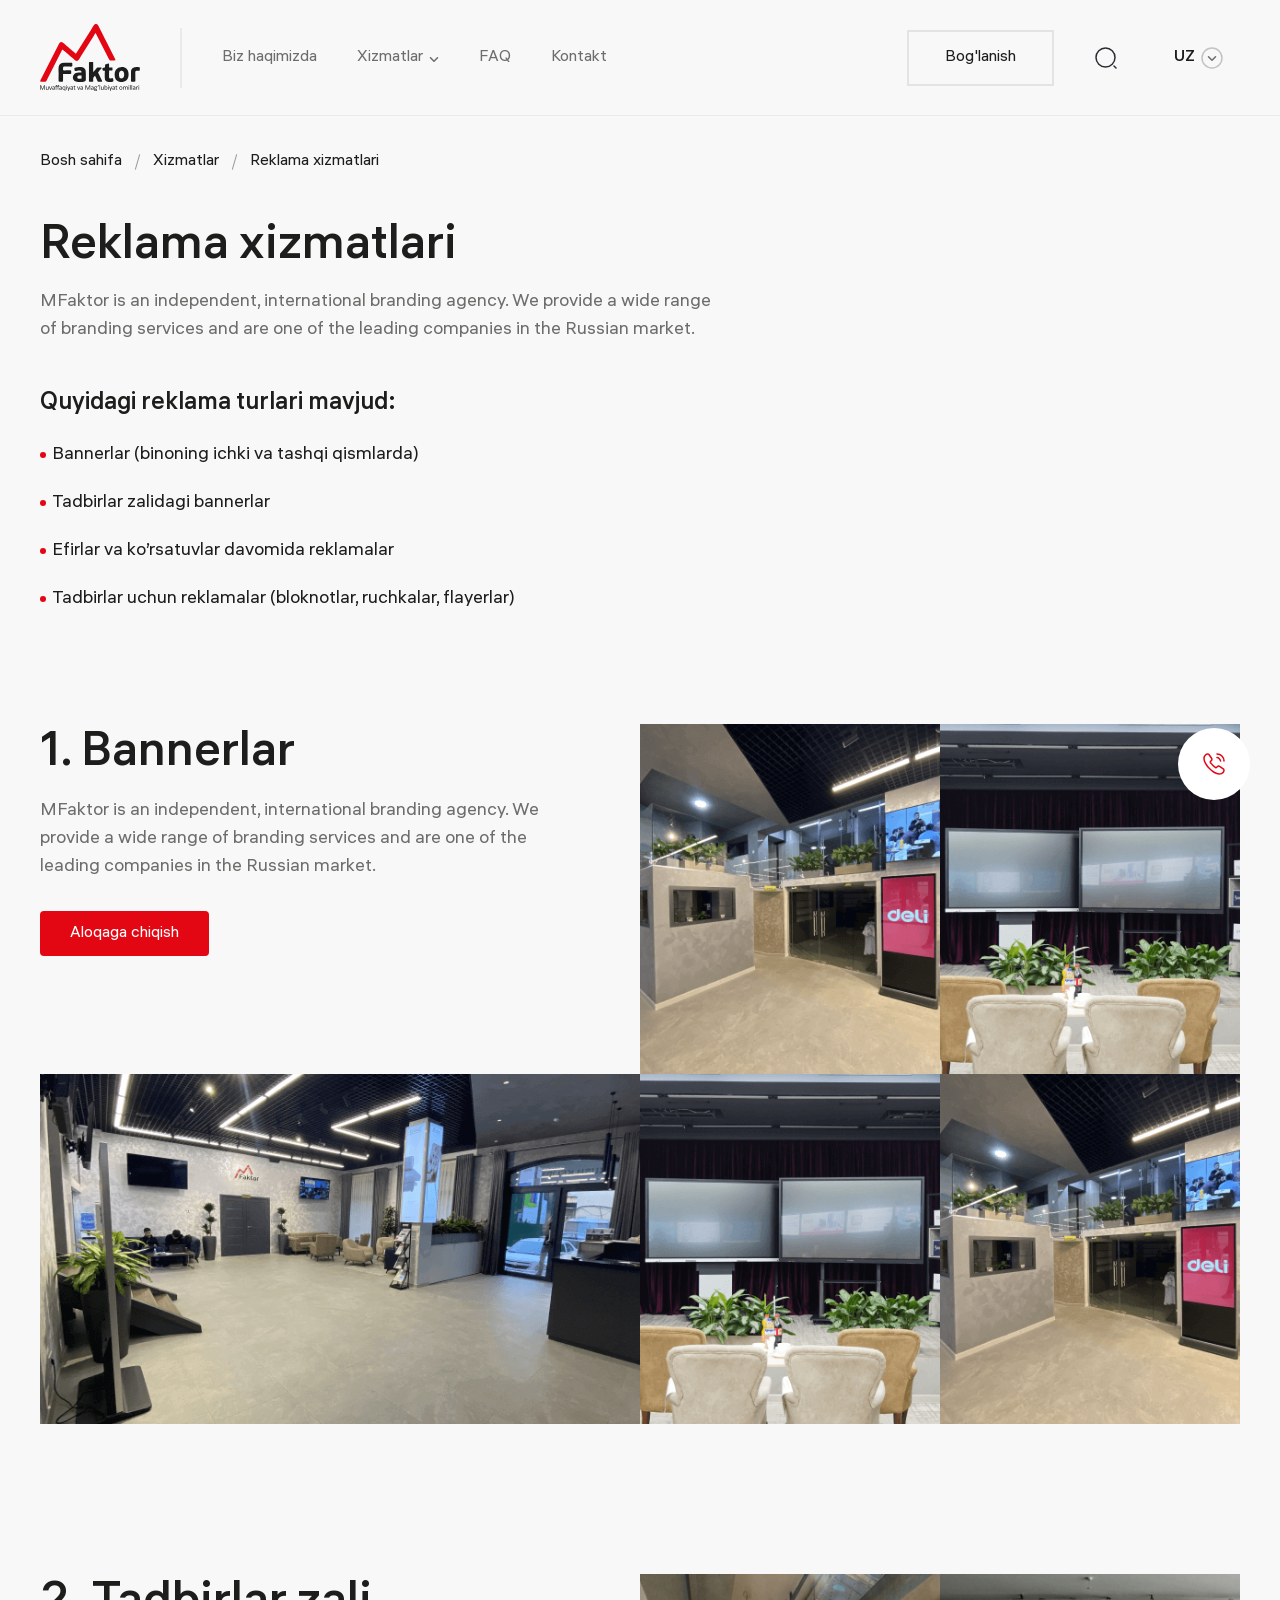
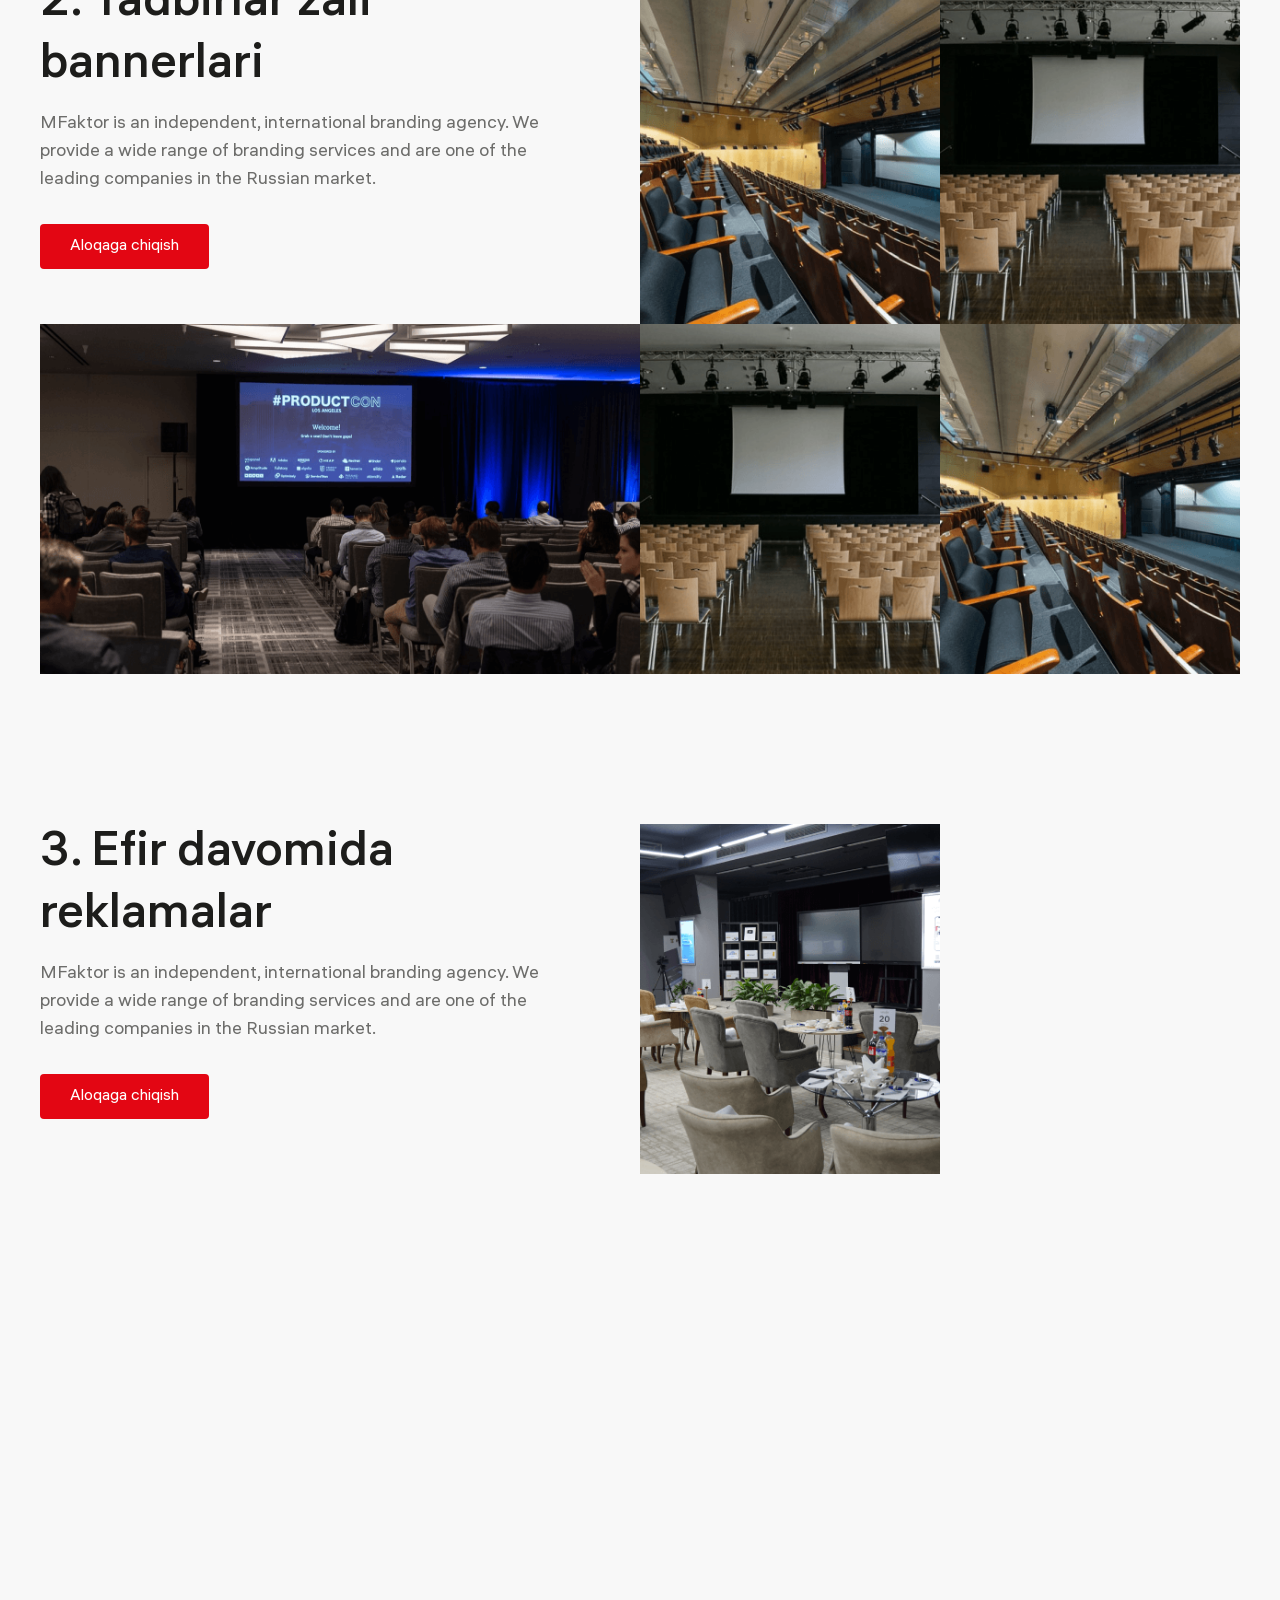
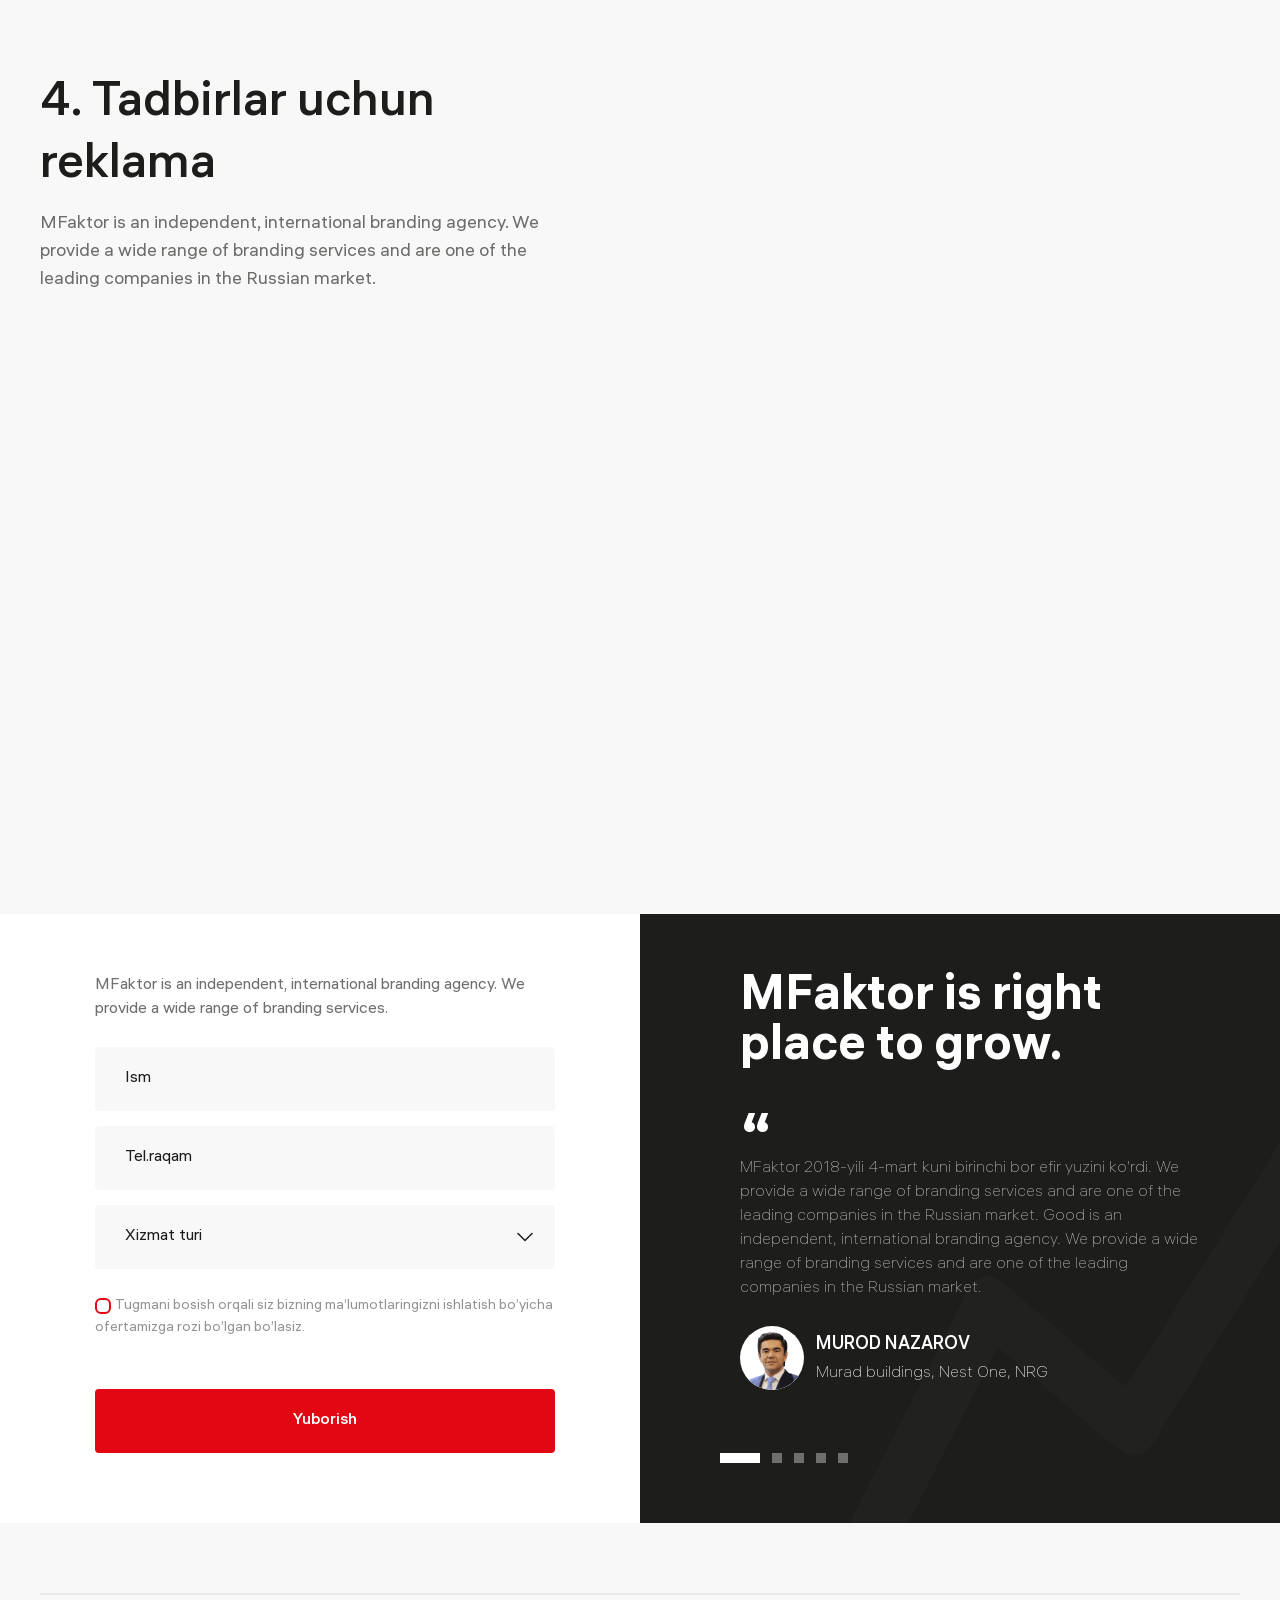
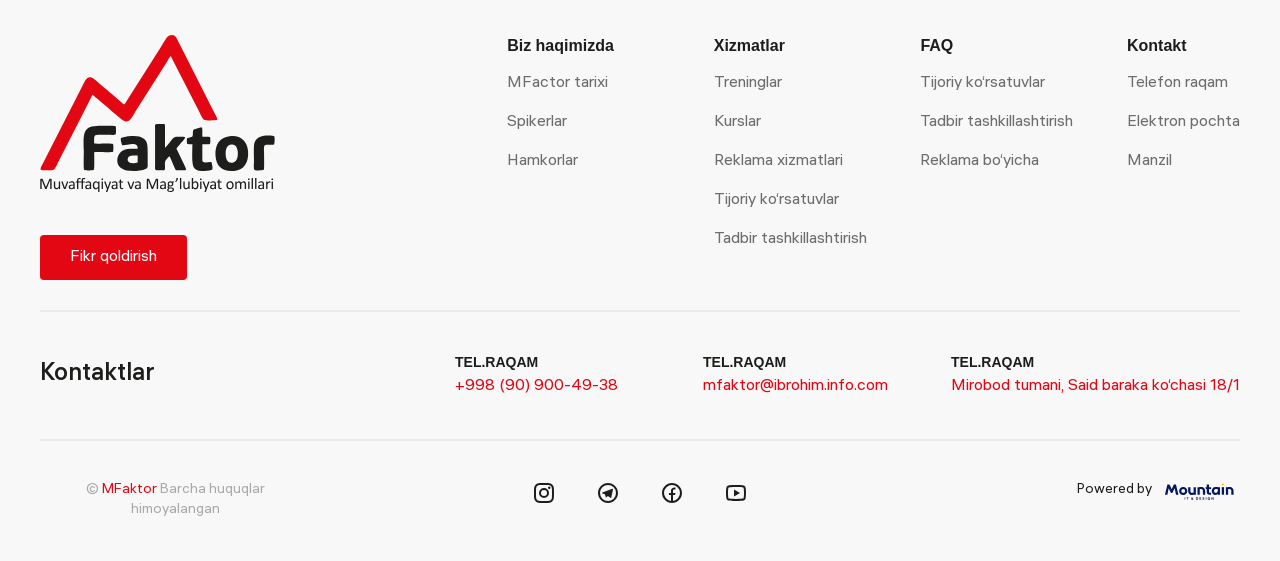
<file: layouts/add.html>
<!DOCTYPE html>
<html lang="en">
<head>
    <meta charset="UTF-8">
    <meta http-equiv="X-UA-Compatible" content="IE=edge" />
    <meta name="viewport" content="width=device-width, initial-scale=1.0" />
    <title>MFactor</title>
    
    <link rel="stylesheet" href="../assets/css/uikit.min.css"  media="all"/>
    <link rel="stylesheet" href="../assets/css/tailwind.css"  media="all"/>
    <link rel="stylesheet" href="../assets/sass/main.css" media="all">
    <link rel="icon" href="../assets/img/logos/Logo-white.svg">
</head>
<body>
    
    <div uk-sticky="show-on-up: true; animation: uk-animation-slide-top;" class="navbar">
        <header class="header absolute top-0 left-0 w-full z-10 border-b border-[#1d1d1b] bg-[#f8f8f8] border-opacity-[0.06]" uk-scrollspy="target: .animateRight; cls: uk-animation-slide-left-small; delay: 300;">
            
            <div class="uk-container uk-container-large">
                <nav class="uk-flex uk-flex-middle py-[24px]" uk-grid>
                    
                    <div class="uk-navbar-left">
                        <div class="uk-flex-middle" uk-grid>
                            <div>
                                <ul>
                                    <li>
                                        <a href="index.html">
                                            <img class="w-[65px] md:w-[100px] uk-animation-fade" src="../assets/img/logos/Logo-black.svg" alt="Logo">
                                        </a>
                                    </li>
                                </ul>
                            </div>
                            
                            <div class="uk-visible@l">
                                <div class="2xl:ml-[10px] 2xl:mr-[10px]">
                                    <hr class="border-none w-[2px] h-[60px] bg-[#1d1d1b] bg-opacity-[0.06]">
                                </div>
                            </div>
                            
                            <div class="uk-visible@l">
                                <ul class="uk-flex-middle 2xl:space-x-[30px]" uk-grid>
                                    <li class="text-[#1d1d1b]">
                                        <a href="about.html" class="font-400 text-[#1d1d1b] text-opacity-[0.64] hover-link uk-animation-fade">
                                            Biz haqimizda
                                        </a>
                                    </li>
                                    <li class="text-[#1d1d1b] nav-item">
                                        <a href="service.html" class="font-400 text-[#1d1d1b] text-opacity-[0.64] hover-link uk-flex uk-flex-middle uk-animation-fade">
                                            <span> Xizmatlar</span>
                                            <svg class="stroke-current ml-[6px] mt-[3px]" width="10" height="5" viewBox="0 0 10 5" fill="none" xmlns="http://www.w3.org/2000/svg">
                                                <path d="M8.5 0.75L5 4.25L1.5 0.75" stroke-width="1.5" stroke-linecap="round" stroke-linejoin="round"/>
                                            </svg>
                                        </a>
                                        <div uk-dropdown="pos: bottom-left; animation: uk-animation-slide-top-small; duration: 200" style="padding: 20px 30px 30px 24px;">
                                            <ul class="uk-nav uk-dropdown-nav">
                                                <li class="uk-parent">
                                                    <a href="./training.html" class="uk-flex uk-flex-middle uk-flex-between mt-[3px] text-lg 2xl:text-xl">
                                                        Treninglar
                                                        <img class="w-[16px] h-[10px] rotate-[-90deg]" src="../assets/img/svg/arrow-bottom.svg" alt="arrow">
                                                    </a>
                                                </li>
                                                <li class="uk-parent">
                                                    <a href="cours.html" class="uk-flex uk-flex-middle uk-flex-between mt-[3px] text-lg 2xl:text-xl 2xl:mt-[10px]">
                                                        Kurslar
                                                        <img class="w-[16px] h-[10px] rotate-[-90deg]" src="../assets/img/svg/arrow-bottom.svg" alt="arrow">
                                                    </a>
                                                </li>
                                                <li class="uk-parent">
                                                    <a href="add.html" class="uk-flex uk-flex-middle uk-flex-between mt-[3px] text-lg 2xl:text-xl 2xl:mt-[10px]">
                                                        Reklama xizmatlari
                                                        <img class="w-[16px] h-[10px] rotate-[-90deg]" src="../assets/img/svg/arrow-bottom.svg" alt="arrow">
                                                    </a>
                                                </li>
                                                <li class="uk-parent">
                                                    <a href="shows.html" class="uk-flex uk-flex-middle uk-flex-between mt-[3px] text-lg 2xl:text-xl 2xl:mt-[10px]">
                                                        Tijoriy ko‘rsatuvlar
                                                        <img class="w-[16px] h-[10px] rotate-[-90deg]" src="../assets/img/svg/arrow-bottom.svg" alt="arrow">
                                                    </a>
                                                </li>
                                                <li class="uk-parent">
                                                    <a href="events.html" class="uk-flex uk-flex-middle uk-flex-between mt-[3px] text-lg 2xl:text-xl 2xl:mt-[10px]">
                                                        Tadbirlar tashkillashtirish
                                                        <img class="w-[16px] h-[10px] rotate-[-90deg]" src="../assets/img/svg/arrow-bottom.svg" alt="arrow">
                                                    </a>
                                                </li>
                                            </ul>
                                        </div>
                                    </li>
                                    <li class="text-[#1d1d1b]">
                                        <a href="FAQ.html" class="font-400 text-[#1d1d1b] text-opacity-[0.64] hover-link uk-animation-fade">
                                            FAQ
                                        </a>
                                    </li>
                                    <li class="text-[#1d1d1b]">
                                        <a href="contact.html" class="font-400 text-[#1d1d1b] text-opacity-[0.64] hover-link uk-animation-fade">
                                            Kontakt
                                        </a>
                                    </li>
                                </ul>
                            </div>
                        </div>
                    </div>
                    
                    <div class="uk-navbar-right">
                        <div class="uk-flex-middle 2xl:space-x-[30px]" uk-grid>
                            <div class="text-[#1d1d1b] uk-visible@m">
                                <a href="contact.html" class="py-[14px] px-[36px] border-2 border-[#e3e3e5] hover-link text-[#1d1d1b] animBtnTop uk-animation-fade">
                                    Bog'lanish
                                </a>
                            </div>
                            <div class="uk-visible@l">
                                <div>
                                    <a href="#searchModal" uk-toggle>
                                        <img class="uk-animation-fade w-[24px] h-[24px]" src="../assets/img/svg/search.svg" alt="search">
                                    </a>
                                </div>
                            </div>

                            <div id="searchModal" uk-modal>
                                <div class="uk-modal-dialog uk-modal-body md:p-[30px]" uk-scrollspy="target: .animateLeft; uk-animation-slide-left; delay: 200">
                                    <div>
                                        <div class="flex items-center bg-[#f8f8f8]">
                                            <svg class="stroke-current ml-[15px]" width="20" height="20" viewBox="0 0 24 24" fill="none" xmlns="http://www.w3.org/2000/svg">
                                                <path d="M11.5 21C16.7467 21 21 16.7467 21 11.5C21 6.25329 16.7467 2 11.5 2C6.25329 2 2 6.25329 2 11.5C2 16.7467 6.25329 21 11.5 21Z" stroke-width="1.5" stroke-linecap="round" stroke-linejoin="round"/>
                                                <path d="M22 22L20 20" stroke-width="1.5" stroke-linecap="round" stroke-linejoin="round"/>
                                            </svg>                                                
                                            <input class="pl-[10px] mr-[20px] py-[15px] w-full focus:outline-none bg-[#f8f8f8] text-[#1d1d1b]" placeholder="Search" type="text">
                                        </div>
                                    </div>
                                    <h3 class="text-[16px] mt-[30px] text-[#1d1d1b] font-400 uk-text-uppercase mb-[5px] text-sm" style="font-family: ALS Hauss;">Xizmatlarimiz</h3>
                                    <ul class="p-[10px] uk-grid-small uk-child-width-1-1" uk-grid>
                                        <li class="uk-parent text-[#1d1d1b] animateLeft">
                                            <a href="training.html" class="hover-link">
                                                Treninglar
                                            </a>
                                        </li>
                                        <li class="uk-parent text-[#1d1d1b] animateLeft">
                                            <a href="cours.html" class="hover-link">
                                                Kurslar
                                            </a>
                                        </li>
                                        <li class="uk-parent text-[#1d1d1b]">
                                            <a href="add.html" class="hover-link">
                                                Reklama xizmatlari
                                            </a>
                                        </li>
                                        <li class="uk-parent text-[#1d1d1b]">
                                            <a href="shows.html" class="hover-link">
                                                Tijoriy ko‘rsatuvlar
                                            </a>
                                        </li>
                                        <li class="uk-parent text-[#1d1d1b]">
                                            <a href="events.html" class="hover-link">
                                                Tadbirlar tashkillashtirish
                                            </a>
                                        </li>
                                    </ul>
                                </div>
                            </div>

                            <div class="uk-visible@l">
                                <div class="">
                                    <a href="#" class="nav-link uk-animation-fade hover:text-[#1d1d1b] hover:no-underline text-[#1d1d1b] lang inline-flex font-500 items-center px-4" uk-scrollspy="cls: uk-animation-slide-right; delay: 200;" style="animation-duration: .8s;">
                                        UZ
                                        <svg class="stroke-current ml-[5px]" width="24" height="24" viewBox="0 0 24 24" fill="none" xmlns="http://www.w3.org/2000/svg">
                                            <path opacity="0.24" d="M12 22C17.5228 22 22 17.5228 22 12C22 6.47715 17.5228 2 12 2C6.47715 2 2 6.47715 2 12C2 17.5228 6.47715 22 12 22Z" stroke-width="1.5" stroke-miterlimit="10" stroke-linecap="round" stroke-linejoin="round"/>
                                            <path opacity="0.64" d="M8.47021 10.74L12.0002 14.26L15.5302 10.74" stroke-width="1.5" stroke-linecap="round" stroke-linejoin="round"/>
                                        </svg>
                                    </a>
                                    <div class="uk-padding-remove rounded-[4px]" style="min-width: 100px;" uk-dropdown="pos: bottom-justify;animation: uk-animation-slide-top-small; duration: 200; mode: click">
                                        
                                        <ul class="uk-grid uk-grid-small uk-flex-middle uk-flex-column uk-padding-small" uk-grid >
                                            <li class="uk-width-auto text-[#1d1d1b]">
                                                <a href="https://estetclinic.uz/ru" class="hover-link text-[#1d1d1b] font-500">
                                                    RU
                                                </a>
                                            </li>
                                            <li class="uk-width-auto text-[#1d1d1b]">
                                                <a href="https://estetclinic.uz/en" class="hover-link text-[#1d1d1b] font-500">
                                                    EN
                                                </a>
                                            </li>
                                        </ul>
                                    </div>
                                </div>
                            </div>
                            
                            <div class="uk-hidden@l">
                                <div class="text-[#1d1d1b]">
                                    <a href="javascript:void(0);" uk-toggle="target: #offcanvas-flip" class="text-[#1d1d1b] hover-link">
                                        <ul class="uk-flex uk-flex-column space-y-[2px]">
                                            <li>
                                                <hr class="border-none w-[16px] h-[2px] bg-[#1d1d1b]">
                                            </li>
                                            <li>
                                                <hr class="border-none w-[16px] h-[2px] bg-[#1d1d1b]">
                                            </li>
                                            <li>
                                                <hr class="border-none w-[16px] h-[2px] bg-[#1d1d1b]">
                                            </li>
                                        </ul>                                           
                                    </a>
                                </div>
                                
                                <div id="offcanvas-flip" uk-offcanvas="flip: true; overlay: true">
                                    <div class="uk-offcanvas-bar">
                                        
                                        <div class="uk-flex uk-flex-right">
                                            <button class="uk-offcanvas-close" type="button" uk-close>
                                                <svg  xmlns="http://www.w3.org/2000/svg" viewBox="0 0 24 24" width="24" height="24"><path fill="none" d="M0 0h24v24H0z"/><path d="M12 10.586l4.95-4.95 1.414 1.414-4.95 4.95 4.95 4.95-1.414 1.414-4.95-4.95-4.95 4.95-1.414-1.414 4.95-4.95-4.95-4.95L7.05 5.636z"/></svg>
                                            </button>
                                        </div>
                                        
                                        <ul class="mt-[20px] items-end uk-flex-column uk-grid-small uk-text-uppercase uk-child-width-1-1" uk-grid uk-scrollspy="target: .animBottom; cls: uk-animation-slide-top-small; delay: 100; repeat: true">
                                            <li class="uk-flex uk-flex-right">
                                                <a href="service.html" class="font-400 animBottom">
                                                    Xizmatlar
                                                </a>
                                            </li>
                                            <div>
                                                <hr class="border-none w-full h-[1px] bg-[#fff] bg-opacity-[0.06]">
                                            </div>
                                            <li class="uk-flex uk-flex-right">
                                                <a href="about.html" class="font-400 animBottom">
                                                    Biz haqimizda
                                                </a>
                                            </li>
                                            <div>
                                                <hr class="border-none w-full h-[1px] bg-[#fff] bg-opacity-[0.06]">
                                            </div>
                                            <li class="uk-flex uk-flex-right">
                                                <a href="cours.html" class="font-400 animBottom">
                                                    Kurslar
                                                </a>
                                            </li>
                                            <div>
                                                <hr class="border-none w-full h-[1px] bg-[#fff] bg-opacity-[0.06]">
                                            </div>
                                            <li class="uk-flex uk-flex-right">
                                                <a href="training.html" class="font-400 animBottom">
                                                    Treninglar
                                                </a>
                                            </li>
                                            <div>
                                                <hr class="border-none w-full h-[1px] bg-[#fff] bg-opacity-[0.06]">
                                            </div>
                                            <li class="uk-flex uk-flex-right">
                                                <a href="shows.html" class="font-400 animBottom">
                                                    Tijoriy ko‘rsatuvlar
                                                </a>
                                            </li>
                                            <div>
                                                <hr class="border-none w-full h-[1px] bg-[#fff] bg-opacity-[0.06]">
                                            </div>
                                            <li class="uk-flex uk-flex-right">
                                                <a href="events.html" class="font-400 animBottom">
                                                    Tadbirlar tashkillashtirish
                                                </a>
                                            </li>
                                            <div>
                                                <hr class="border-none w-full h-[1px] bg-[#fff] bg-opacity-[0.06]">
                                            </div>
                                            <li class="uk-flex uk-flex-right">
                                                <a href="add.html" class="font-400 animBottom">
                                                    Reklama xizmatlari
                                                </a>
                                            </li>
                                            <div>
                                                <hr class="border-none w-full h-[1px] bg-[#fff] bg-opacity-[0.06]">
                                            </div>
                                            <li class="uk-flex uk-flex-right">
                                                <a href="contact.html" class="font-400 animBottom">
                                                    Kontakt
                                                </a>
                                            </li>
                                            <div>
                                                <hr class="border-none w-full h-[1px] bg-[#fff] bg-opacity-[0.06]">
                                            </div>
                                            <li class="uk-flex uk-flex-right">
                                                <a href="FAQ.html" class="font-400 animBottom">
                                                    FAQ
                                                </a>
                                            </li>
                                            <div>
                                                <hr class="border-none w-full h-[1px] bg-[#fff] bg-opacity-[0.06]">
                                            </div>
                                            <li class="uk-flex uk-flex-right">
                                                <ul class="uk-grid-small uk-flex-middle" uk-grid>
                                                    <li class="text-[#fff]">
                                                        <a href="#" class="text-[#fff] font-400 hover-link animBottom">UZ</a>
                                                    </li>
                                                    <li>
                                                        <hr class="border-none w-[1px] h-[16px] bg-[#fff] bg-opacity-[0.06]">
                                                    </li>
                                                    <li class="text-[#fff]">
                                                        <a href="#" class="text-[#fff] font-400 hover-link animBottom">RU</a>
                                                    </li>
                                                    <li>
                                                        <hr class="border-none w-[1px] h-[16px] bg-[#fff] bg-opacity-[0.06]">
                                                    </li>
                                                    <li class="text-[#fff]">
                                                        <a href="#" class="text-[#fff] font-400 hover-link animBottom">EN</a>
                                                    </li>
                                                </ul>
                                            </li>
                                        </ul>
                                    </div>
                                </div>
                            </div>
                        </div>
                    </div>
                    
                    
                </nav>
            </div>
            
        </header>
    </div>
    
    
    <section class="uk-section mt-[90px] md:mt-[70px] bg-[#f8f8f8] z-[1] relative uk-padding-remove-bottom uk-overflow-hidden" uk-scrollspy="target: .animTop; cls: uk-animation-slide-bottom-medium; delay: 100">
        <div class="uk-container uk-container-large uk-margin-small-top pb-[30px] relative">
            
            <div>
                <ul class="uk-grid-small uk-flex-middle" uk-grid>
                    <li class="text-[#1d1d1b]">
                        <a href="index.html" class="text-[#1d1d1b] hover-link 2xl:text-lg">Bosh sahifa</a>
                    </li>
                    <li>
                        <hr class="border-none w-[1px] h-[16px] bg-[#1d1d1b] bg-opacity-[0.44] rotate-[16deg]">
                    </li>
                    <li class="text-[#1d1d1b]">
                        <a href="service.html" class="text-[#1d1d1b] hover-link 2xl:text-lg">Xizmatlar</a>
                    </li>
                    <li>
                        <hr class="border-none w-[1px] h-[16px] bg-[#1d1d1b] bg-opacity-[0.44] rotate-[16deg]">
                    </li>
                    <li class="text-[#1d1d1b]">
                        <p class="text-[#1d1d1b] hover-link 2xl:text-lg">Reklama xizmatlari</p>
                    </li>
                </ul>
                
                <div class="mt-[43px] lg:w-[680px]">
                    <h2 class="heading-section animTop">Reklama xizmatlari</h2>
                    <div class="mt-[10px] animTop">
                        <p class="text-[#1d1d1b] text-opacity-[0.64] sm:text-lg 2xl:text-xl">
                            MFaktor is an independent, international branding agency. We provide a wide range of branding services and are one of the leading companies in the Russian market.
                        </p>
                    </div>
                </div>
            </div>
            
            <div class="xl:mt-[43px]">
                <ul class="space-y-[20px] mt-[10px]">
                    <li>
                        <h3 class="heading-fourth text-[#1d1d1b] animTop">Quyidagi reklama turlari mavjud:</h3>
                    </li>
                    <li class="relative animTop">
                        <div class="absolute top-[10px] left-0 bg-[#E30613] w-[6px] h-[6px] rounded-full mr-[12px]"></div> 
                        <p class="sm:text-lg 2xl:text-xl text-[#1d1d1b]">
                            <span class="ml-[12px]">Bannerlar</span> (binoning ichki va tashqi qismlarda)
                        </p>
                    </li>
                    <li class="relative animTop">
                        <div class="absolute top-[10px] left-0 bg-[#E30613] w-[6px] h-[6px] rounded-full mr-[12px]"></div> 
                        <p class="sm:text-lg 2xl:text-xl text-[#1d1d1b]">
                            <span class="ml-[12px]">Tadbirlar</span> zalidagi bannerlar
                        </p>
                    </li>
                    <li class="relative animTop">
                        <div class="absolute top-[10px] left-0 bg-[#E30613] w-[6px] h-[6px] rounded-full mr-[12px]"></div> 
                        <p class="sm:text-lg 2xl:text-xl text-[#1d1d1b]">
                            <span class="ml-[12px]">Efirlar</span> va ko’rsatuvlar davomida reklamalar
                        </p>
                    </li>
                    <li class="relative animTop">
                        <div class="absolute top-[10px] left-0 bg-[#E30613] w-[6px] h-[6px] rounded-full mr-[12px]"></div> 
                        <p class="sm:text-lg 2xl:text-xl text-[#1d1d1b]">
                            <span class="ml-[12px]">Tadbirlar</span> uchun reklamalar (bloknotlar, ruchkalar, flayerlar)
                        </p>
                    </li>
                </ul>
            </div>
            
        </div>
    </section>
    
    <section class="uk-section bg-[#f8f8f8] uk-padding-remove-top" uk-scrollspy="target: .animTop; cls: uk-animation-slide-bottom-medium; delay: 100">
        <div class="uk-container uk-container-large" uk-scrollspy="target: .animFade; cls: uk-animation-fade; delay: 100">

            <div class="uk-padding-large uk-padding-remove-horizontal">
                <ul class="uk-grid-match uk-margin-small-top uk-grid-collapse space-y-[20px] sm:space-y-0" uk-grid>
                    
                    <li class="uk-width-1-2@l xl:min-h-[330px]">
                        <div class="lg:pr-[80px] uk-width-3-5@m uk-width-1-1@l main-speaker-section-content-wrapper">
                            <h2 class="text-[48px] font-500 text-[#1d1d1b] animTop" style="font-family: 'ALS Hauss';">1. Bannerlar</h2>
                            <div class="mt-[12px] animTop">
                                <p class="text-[#1d1d1b] text-opacity-[0.64] sm:text-lg 2xl:text-xl">
                                    MFaktor is an independent, international branding agency. We provide a wide range of branding services and are one of the leading companies in the Russian market.
                                </p>
                            </div>
                            <div class="mt-[40px] text-[#fff] uk-visible@l animTop">
                                <a href="contact.html" class="btn-small bg-[#E30613] hover-link text-[#fff] hover:animate-pulse">Aloqaga chiqish</a>
                            </div>
                        </div>
                    </li>
                    
                    <li class="uk-width-1-4@l uk-width-1-3@m uk-width-1-2@s object-cover animFade">
                        <div>
                            <img class="w-full sm:h-[300px] xl:h-[350px] object-cover" src="../assets/img/services/add/banner-1.png" alt="banner">
                        </div>
                    </li>
                    <li class="uk-width-1-4@l uk-width-1-3@m uk-width-1-2@s object-cover animFade">
                        <div>
                            <img class="w-full sm:h-[300px] xl:h-[350px] object-cover" src="../assets/img/services/add/banner-2.png" alt="banner">
                        </div>
                    </li>
                    <li class="uk-visible@l uk-width-1-2 object-cover animFade">
                        <div>
                            <img class="w-full sm:h-[300px] xl:h-[350px] object-cover" src="../assets/img/services/add/banner-3.png" alt="banner">
                        </div>
                    </li>
                    <li class="uk-width-1-4@l uk-width-1-3@m uk-width-1-2@s object-cover animFade">
                        <div>
                            <img class="w-full sm:h-[300px] xl:h-[350px] object-cover" src="../assets/img/services/add/banner-2.png" alt="banner">
                        </div>
                    </li>
                    <li class="uk-width-1-4@l uk-width-1-2@m uk-width-1-2@s object-cover animFade">
                        <div>
                            <img class="w-full sm:h-[300px] xl:h-[350px] object-cover" src="../assets/img/services/add/banner-1.png" alt="banner">
                        </div>
                    </li>
                </ul>       
                <div class="mt-[40px] text-[#fff] uk-hidden@l flex justify-center animTop">
                    <a href="contact.html" class="btn-small bg-[#E30613] hover-link text-[#fff]">Aloqaga chiqish</a>
                </div>      
            </div>
            
            <div class="uk-padding-large uk-padding-remove-horizontal">
                <ul class="uk-grid-match uk-margin-small-top uk-grid-collapse space-y-[20px] sm:space-y-0" uk-grid>
                    
                    <li class="uk-width-1-2@l xl:min-h-[330px]">
                        <div class="lg:pr-[80px] uk-width-3-5@m uk-width-1-1@l main-speaker-section-content-wrapper">
                            <h2 class="text-[48px] font-500 text-[#1d1d1b] animTop" style="font-family: 'ALS Hauss';">2. Tadbirlar zali bannerlari
                            </h2>
                            <div class="mt-[12px]">
                                <p class="text-[#1d1d1b] text-opacity-[0.64] sm:text-lg 2xl:text-xl animTop">
                                    MFaktor is an independent, international branding agency. We provide a wide range of branding services and are one of the leading companies in the Russian market.
                                </p>
                            </div>
                            <div class="mt-[40px] text-[#fff] uk-visible@l animTop">
                                <a href="contact.html" class="btn-small bg-[#E30613] hover-link text-[#fff] hover:animate-pulse">Aloqaga chiqish</a>
                            </div>
                        </div>
                    </li>
                    
                    <li class="uk-width-1-4@l uk-width-1-3@m uk-width-1-2@s object-cover animFade">
                        <div>
                            <img class="w-full sm:h-[300px] xl:h-[350px] object-cover" src="../assets/img/services/add/hall-banner-1.png" alt="banner">
                        </div>
                    </li>
                    <li class="uk-width-1-4@l uk-width-1-3@m uk-width-1-2@s object-cover animFade">
                        <div>
                            <img class="w-full sm:h-[300px] xl:h-[350px] object-cover" src="../assets/img/services/add/hall-banner-2.png" alt="banner">
                        </div>
                    </li>
                    <li class="uk-visible@l uk-width-1-2 object-cover animFade">
                        <div>
                            <img class="w-full sm:h-[300px] xl:h-[350px] object-cover" src="../assets/img/services/add/hall-banner-3.png" alt="banner">
                        </div>
                    </li>
                    <li class="uk-width-1-4@l uk-width-1-3@m uk-width-1-2@s object-cover animFade">
                        <div>
                            <img class="w-full sm:h-[300px] xl:h-[350px] object-cover" src="../assets/img/services/add/hall-banner-2.png" alt="banner">
                        </div>
                    </li>
                    <li class="uk-width-1-4@l uk-width-1-2@m uk-width-1-2@s object-cover animFade">
                        <div>
                            <img class="w-full sm:h-[300px] xl:h-[350px] object-cover" src="../assets/img/services/add/hall-banner-1.png" alt="banner">
                        </div>
                    </li>
                </ul>       
                <div class="mt-[40px] text-[#fff] uk-hidden@l flex justify-center animTop">
                    <a href="contact.html" class="btn-small bg-[#E30613] hover-link text-[#fff]">Aloqaga chiqish</a>
                </div>      
            </div>

            <div class="uk-padding-large uk-padding-remove-horizontal">
                <ul class="uk-grid-match uk-margin-small-top uk-grid-collapse space-y-[20px] sm:space-y-0" uk-grid>
                    
                    <li class="uk-width-1-2@l xl:min-h-[330px]">
                        <div class="lg:pr-[80px] uk-width-3-5@m uk-width-1-1@l main-speaker-section-content-wrapper">
                            <h2 class="text-[48px] font-500 text-[#1d1d1b] animTop" style="font-family: 'ALS Hauss';">3. Efir davomida reklamalar</h2>
                            <div class="mt-[12px]">
                                <p class="text-[#1d1d1b] text-opacity-[0.64] sm:text-lg 2xl:text-xl animTop">
                                    MFaktor is an independent, international branding agency. We provide a wide range of branding services and are one of the leading companies in the Russian market.
                                </p>
                            </div>
                            <div class="mt-[40px] text-[#fff] uk-visible@l animTop">
                                <a href="contact.html" class="btn-small bg-[#E30613] hover-link text-[#fff] hover:animate-pulse">Aloqaga chiqish</a>
                            </div>
                        </div>
                    </li>
                    
                    <li class="uk-width-1-4@l uk-width-1-3@m uk-width-1-2@s object-cover animFade">
                        <div>
                            <img class="w-full sm:h-[300px] xl:h-[350px] object-cover" src="../assets/img/services/add/ads-1.png" alt="banner">
                        </div>
                    </li>
                    <li class="uk-width-1-4@l uk-width-1-3@m uk-width-1-2@s object-cover animFade">
                        <div>
                            <img class="w-full sm:h-[300px] xl:h-[350px] object-cover" src="../assets/img/services/add/ads-2.png" alt="banner">
                        </div>
                    </li>
                    <li class="uk-visible@l uk-width-1-2 object-cover animFade">
                        <div>
                            <img class="w-full sm:h-[300px] xl:h-[350px] object-cover" src="../assets/img/services/add/ads-3.png" alt="banner">
                        </div>
                    </li>
                    <li class="uk-width-1-4@l uk-width-1-3@m uk-width-1-2@s object-cover animFade">
                        <div>
                            <img class="w-full sm:h-[300px] xl:h-[350px] object-cover" src="../assets/img/services/add/ads-2.png" alt="banner">
                        </div>
                    </li>
                    <li class="uk-width-1-4@l uk-width-1-2@m uk-width-1-2@s object-cover animFade">
                        <div>
                            <img class="w-full sm:h-[300px] xl:h-[350px] object-cover" src="../assets/img/services/add/ads-1.png" alt="banner">
                        </div>
                    </li>
                </ul>       
                <div class="mt-[40px] text-[#fff] uk-hidden@l flex justify-center animTop">
                    <a href="contact.html" class="btn-small bg-[#E30613] hover-link text-[#fff]">Aloqaga chiqish</a>
                </div>      
            </div>

            <div class="uk-padding-large uk-padding-remove-horizontal">
                <ul class="uk-grid-match uk-margin-small-top uk-grid-collapse space-y-[20px] sm:space-y-0" uk-grid>
                    
                    <li class="uk-width-1-2@l xl:min-h-[330px]">
                        <div class="lg:pr-[80px] uk-width-3-5@m uk-width-1-1@l main-speaker-section-content-wrapper">
                            <h2 class="text-[48px] font-500 text-[#1d1d1b] animTop" style="font-family: 'ALS Hauss';">4. Tadbirlar uchun reklama</h2>
                            <div class="mt-[12px]">
                                <p class="text-[#1d1d1b] text-opacity-[0.64] sm:text-lg 2xl:text-xl animTop">
                                    MFaktor is an independent, international branding agency. We provide a wide range of branding services and are one of the leading companies in the Russian market.
                                </p>
                            </div>
                            <div class="mt-[40px] text-[#fff] uk-visible@l animTop">
                                <a href="contact.html" class="btn-small bg-[#E30613] hover-link text-[#fff] hover:animate-pulse">Aloqaga chiqish</a>
                            </div>
                        </div>
                    </li>
                    
                    <li class="uk-width-1-4@l uk-width-1-3@m uk-width-1-2@s object-cover animFade">
                        <div>
                            <img class="w-full sm:h-[300px] xl:h-[350px] object-cover" src="../assets/img/services/add/event-ad-1.png" alt="banner">
                        </div>
                    </li>
                    <li class="uk-width-1-4@l uk-width-1-3@m uk-width-1-2@s object-cover animFade">
                        <div>
                            <img class="w-full sm:h-[300px] xl:h-[350px] object-cover" src="../assets/img/services/add/event-ad-2.png" alt="banner">
                        </div>
                    </li>
                    <li class="uk-visible@l uk-width-1-2 object-cover animFade">
                        <div>
                            <img class="w-full sm:h-[300px] xl:h-[350px] object-cover" src="../assets/img/services/add/event-ad-3.png" alt="banner">
                        </div>
                    </li>
                    <li class="uk-width-1-4@l uk-width-1-3@m uk-width-1-2@s object-cover animFade">
                        <div>
                            <img class="w-full sm:h-[300px] xl:h-[350px] object-cover" src="../assets/img/services/add/event-ad-2.png" alt="banner">
                        </div>
                    </li>
                    <li class="uk-width-1-4@l uk-width-1-2@m uk-width-1-2@s object-cover animFade">
                        <div>
                            <img class="w-full sm:h-[300px] xl:h-[350px] object-cover" src="../assets/img/services/add/event-ad-1.png" alt="banner">
                        </div>
                    </li>
                </ul>       
                <div class="mt-[40px] text-[#fff] uk-hidden@l flex justify-center">
                    <a href="contact.html" class="btn-small bg-[#E30613] hover-link text-[#fff]">Aloqaga chiqish</a>
                </div>      
            </div>
            
        </div>
    </section>
    
    <section class="uk-section uk-padding-remove-vertical add-form-section" uk-scrollspy="target: .animFade; cls: uk-animation-fade; delay: 100">
        <div class="uk-grid-collapse uk-child-width-1-2@l uk-child-height-1-1 uk-flex-wrap-reverse" uk-grid>
            <div class="bg-[#fff] uk-padding animFade">
                <div class="uk-container uk-container-large">
                    <div class="uk-width-1-1 uk-flex uk-flex-center" style="z-index: 1;">
                        <div class="sm:w-[440px] xl:w-[460px] 2xl:w-[540px] uk-flex uk-flex-center uk-margin-small-left 2xl:pl-[40px]">
                            <div class="py-[20px]">
                                <form method="post" action="" class="form uk-grid uk-grid-small uk-flex-column uk-flex-center bg-[#fff] rounded-[4px]" uk-grid>
                                    <div>
                                        <p class="text-[#1d1d1b] text-opacity-[0.64] 2xl:text-lg uk-margin-small-bottom">MFaktor is an independent, international branding agency. We provide a wide range of branding services.</p>
                                    </div>
                                    <div>
                                        
                                        <div class="uk-grid uk-grid-small uk-child-width-1-1 uk-position-relative" uk-grid>
                                            <div>
                                                <input type="text" placeholder="Ism" class="2xl:text-lg text-[#1d1d1b] bg-[#f8f8f8] w-full form-input style-btn focus:outline-none 2xl:mt-[6px]" required>
                                            </div>
                                            <div>
                                                <input type="text" placeholder="Tel.raqam" class="2xl:text-lg text-[#1d1d1b] bg-[#f8f8f8] w-full form-input style-btn focus:outline-none 2xl:mt-[6px]" required>
                                            </div>
                                            <div>
                                                <div class="2xl:mt-[6px]">
                                                    <select class="uk-select">
                                                        <option value="" disabled selected>Xizmat turi</option>
                                                        <option value="1">Treinglar</option>
                                                        <option value="2">Kurslar</option>
                                                        <option value="3">Reklama xizmatlari</option>
                                                        <option value="4">Tijoriy ko‘rsatuvlar</option>
                                                        <option value="5">Tadbirlar tashkillashtirish</option>
                                                    </select>
                                                </div>
                                            </div>
                                            <div>
                                                <div class="mt-[12px]">
                                                    <label class="relative cursor-pointer">
                                                        <input class="uk-checkbox absolute top-[6px] left-0" id="formcheck" type="checkbox" required>
                                                        <p class="w-full text-sm text-[#1d1d1b] text-opacity-[0.48] m-0 leading-[22px]">
                                                            <span class="ml-[20px]">Tugmani</span> bosish orqali siz bizning ma’lumotlaringizni
                                                            ishlatish bo’yicha ofertamizga rozi bo’lgan bo’lasiz.
                                                        </p>
                                                    </label>
                                                </div>
                                            </div>
                                            <div>
                                                <button class="bg-[#E30613] text-[#fff] w-full style-btn mt-[34px] font-500 2xl:text-lg hover:animate-pulse">Yuborish</button>
                                            </div>
                                        </div>
                                    </div>
                                </form>
                            </div>
                        </div>
                    </div>
                </div>
            </div>
            
            <div class="bg-[#1d1d1b] uk-padding relative animFade">
                <img class="absolute bottom-0 right-0" src="../assets/img/svg/add-back-vektor.svg" alt="vector">
                <div class="uk-container uk-container-large">                        
                    <div uk-slider="autoplay: true">
                        <div class="uk-position-relative">
                            <div class="uk-slider-container">
                                <ul class="uk-slider-items uk-child-width-1-1">
                                    <li>
                                        <div class=" 2xl:w-[600px]">
                                            <div class="py-[20px] lg:pl-[20px] uk-flex uk-flex-column">
                                                <div>
                                                    <h2 class="text-[48px] 2xl:text-[66px] m-0 leading-[50px] 2xl:leading-[70px] text-[#fff] font-bold" style="font-family: 'ALS Hauss';">
                                                        MFaktor is right
                                                        place to grow.
                                                    </h2>
                                                </div>
                                                <div class="flex flex-col space-y-[48px] mt-[25px]">
                                                    <span class="text-[60px] text-[#fff] font-bold h-[10px]">“</span>
                                                    <p class="2xl:text-lg text-[#fff] text-opacity-[0.72] font-thin">
                                                        MFaktor 2018-yili 4-mart kuni birinchi bor efir yuzini ko'rdi. We provide a wide range of branding services and  are one of the leading companies in the Russian market. Good is an independent, international branding agency.  We provide a wide range of branding services and are one of the leading companies in the Russian market.
                                                    </p>
                                                </div>
                                                <div class="mt-[25px] flex items-center">
                                                    <div>
                                                        <img class="rounded-full w-[64px] h-[64px] object-cover bg-[#fff] bg-center object-center" src="../assets/img/services/add/murad-nazarov.png" alt="customer">
                                                    </div>
                                                    <div class="ml-[12px]">
                                                        <h5 class="sm:text-lg uk-text-uppercase font-500 text-[#fff]" style="font-family: 'ALS Hauss';">murod nazarov</h5>
                                                        <p class="text-sm sm:text-[16px] font-thin text-[#fff] mt-[4px]">Murad buildings, Nest One, NRG</p>
                                                    </div>
                                                </div>
                                            </div>
                                        </div>
                                    </li>
                                    <li>
                                        <div class=" 2xl:w-[600px]">
                                            <div class="py-[20px] lg:pl-[20px] uk-flex uk-flex-column">
                                                <div>
                                                    <h2 class="text-[48px] 2xl:text-[66px] m-0 leading-[50px] 2xl:leading-[70px] text-[#fff] font-bold" style="font-family: 'ALS Hauss';">
                                                        MFaktor is right
                                                        place to grow.
                                                    </h2>
                                                </div>
                                                <div class="flex flex-col space-y-[48px] mt-[25px]">
                                                    <span class="text-[60px] text-[#fff] font-bold h-[10px]">“</span>
                                                    <p class="2xl:text-lg text-[#fff] text-opacity-[0.72] font-thin">
                                                        MFaktor 2018-yili 4-mart kuni birinchi bor efir yuzini ko'rdi. We provide a wide range of branding services and  are one of the leading companies in the Russian market. Good is an independent, international branding agency.  We provide a wide range of branding services and are one of the leading companies in the Russian market.
                                                    </p>
                                                </div>
                                                <div class="mt-[25px] flex items-center">
                                                    <div>
                                                        <img class="rounded-full w-[64px] h-[64px] object-cover bg-[#fff] bg-center object-center" src="../assets/img/services/add/murad-nazarov.png" alt="customer">
                                                    </div>
                                                    <div class="ml-[12px]">
                                                        <h5 class="sm:text-lg uk-text-uppercase font-500 text-[#fff]" style="font-family: 'ALS Hauss';">murod nazarov</h5>
                                                        <p class="text-sm sm:text-[16px] font-thin text-[#fff] mt-[4px]">Murad buildings, Nest One, NRG</p>
                                                    </div>
                                                </div>
                                            </div>
                                        </div>
                                    </li>
                                    <li>
                                        <div class=" 2xl:w-[600px]">
                                            <div class="py-[20px] lg:pl-[20px] uk-flex uk-flex-column">
                                                <div>
                                                    <h2 class="text-[48px] 2xl:text-[66px] m-0 leading-[50px] 2xl:leading-[70px] text-[#fff] font-bold" style="font-family: 'ALS Hauss';">
                                                        MFaktor is right
                                                        place to grow.
                                                    </h2>
                                                </div>
                                                <div class="flex flex-col space-y-[48px] mt-[25px]">
                                                    <span class="text-[60px] text-[#fff] font-bold h-[10px]">“</span>
                                                    <p class="2xl:text-lg text-[#fff] text-opacity-[0.72] font-thin">
                                                        MFaktor 2018-yili 4-mart kuni birinchi bor efir yuzini ko'rdi. We provide a wide range of branding services and  are one of the leading companies in the Russian market. Good is an independent, international branding agency.  We provide a wide range of branding services and are one of the leading companies in the Russian market.
                                                    </p>
                                                </div>
                                                <div class="mt-[25px] flex items-center">
                                                    <div>
                                                        <img class="rounded-full w-[64px] h-[64px] object-cover bg-[#fff] bg-center object-center" src="../assets/img/services/add/murad-nazarov.png" alt="customer">
                                                    </div>
                                                    <div class="ml-[12px]">
                                                        <h5 class="sm:text-lg uk-text-uppercase font-500 text-[#fff]" style="font-family: 'ALS Hauss';">murod nazarov</h5>
                                                        <p class="text-sm sm:text-[16px] font-thin text-[#fff] mt-[4px]">Murad buildings, Nest One, NRG</p>
                                                    </div>
                                                </div>
                                            </div>
                                        </div>
                                    </li>
                                    <li>
                                        <div class=" 2xl:w-[600px]">
                                            <div class="py-[20px] lg:pl-[20px] uk-flex uk-flex-column">
                                                <div>
                                                    <h2 class="text-[48px] 2xl:text-[66px] m-0 leading-[50px] 2xl:leading-[70px] text-[#fff] font-bold" style="font-family: 'ALS Hauss';">
                                                        MFaktor is right
                                                        place to grow.
                                                    </h2>
                                                </div>
                                                <div class="flex flex-col space-y-[48px] mt-[25px]">
                                                    <span class="text-[60px] text-[#fff] font-bold h-[10px]">“</span>
                                                    <p class="2xl:text-lg text-[#fff] text-opacity-[0.72] font-thin">
                                                        MFaktor 2018-yili 4-mart kuni birinchi bor efir yuzini ko'rdi. We provide a wide range of branding services and  are one of the leading companies in the Russian market. Good is an independent, international branding agency.  We provide a wide range of branding services and are one of the leading companies in the Russian market.
                                                    </p>
                                                </div>
                                                <div class="mt-[25px] flex items-center">
                                                    <div>
                                                        <img class="rounded-full w-[64px] h-[64px] object-cover bg-[#fff] bg-center object-center" src="../assets/img/services/add/murad-nazarov.png" alt="customer">
                                                    </div>
                                                    <div class="ml-[12px]">
                                                        <h5 class="sm:text-lg uk-text-uppercase font-500 text-[#fff]" style="font-family: 'ALS Hauss';">murod nazarov</h5>
                                                        <p class="text-sm sm:text-[16px] font-thin text-[#fff] mt-[4px]">Murad buildings, Nest One, NRG</p>
                                                    </div>
                                                </div>
                                            </div>
                                        </div>
                                    </li>
                                    <li>
                                        <div class=" 2xl:w-[600px]">
                                            <div class="py-[20px] lg:pl-[20px] uk-flex uk-flex-column">
                                                <div>
                                                    <h2 class="text-[48px] 2xl:text-[66px] m-0 leading-[50px] 2xl:leading-[70px] text-[#fff] font-bold" style="font-family: 'ALS Hauss';">
                                                        MFaktor is right
                                                        place to grow.
                                                    </h2>
                                                </div>
                                                <div class="flex flex-col space-y-[48px] mt-[25px]">
                                                    <span class="text-[60px] text-[#fff] font-bold h-[10px]">“</span>
                                                    <p class="2xl:text-lg text-[#fff] text-opacity-[0.72] font-thin">
                                                        MFaktor 2018-yili 4-mart kuni birinchi bor efir yuzini ko'rdi. We provide a wide range of branding services and  are one of the leading companies in the Russian market. Good is an independent, international branding agency.  We provide a wide range of branding services and are one of the leading companies in the Russian market.
                                                    </p>
                                                </div>
                                                <div class="mt-[25px] flex items-center">
                                                    <div>
                                                        <img class="rounded-full w-[64px] h-[64px] object-cover bg-[#fff] bg-center object-center" src="../assets/img/services/add/murad-nazarov.png" alt="customer">
                                                    </div>
                                                    <div class="ml-[12px]">
                                                        <h5 class="sm:text-lg uk-text-uppercase font-500 text-[#fff]" style="font-family: 'ALS Hauss';">murod nazarov</h5>
                                                        <p class="text-sm sm:text-[16px] font-thin text-[#fff] mt-[4px]">Murad buildings, Nest One, NRG</p>
                                                    </div>
                                                </div>
                                            </div>
                                        </div>
                                    </li>
                                </ul>
                            </div>
                        </div>
                        <ul class="uk-slider-nav uk-dotnav uk-flex-center uk-margin"></ul>
                    </div>
                </div>
            </div>
        </div>
    </section>
    
    <footer class="uk-section bg-[#f8f8f8] uk-padding-remove-bottom uk-overflow-hidden">
        <div class="uk-container uk-container-large">
            <div class="border-t-2 border-b-2 border-[#1d1d1b] border-opacity-[0.06]">
                <div class="uk-padding uk-padding-remove-horizontal uk-flex-between@m uk-text-center uk-text-left@m" uk-grid>
                    <div class="uk-width-expand@m">
                        <div class="uk-grid-small uk-flex-column" uk-grid>
                            <div>
                                <a href="index.html" class="uk-display-inline-block">
                                    <img class="w-[120px] sm:w-[235px]" src="../assets/img/logos/Logo-black.svg" alt="logo" loading="lazy">
                                </a>
                            </div>
                            <div class="uk-visible@m">
                                <div class="mt-[30px] text-[#fff]">
                                    <a href="#" class="btn-small bg-[#E30613] hover:animate-pulse hover-link text-[#fff]">
                                        <span class="bg"></span>
                                        Fikr qoldirish
                                    </a>
                                </div>
                            </div>
                        </div>
                    </div>
                    <div class="uk-width-1-6@l uk-width-1-5@m">
                        <ul class="uk-grid-small uk-flex-column" uk-grid>
                            <li>
                                <h4 class="text-[#1d1d1b] font-bold">Biz haqimizda</h4>
                            </li>
                            <li class="text-[#1d1d1b]">
                                <a href="./about.html#aboutStory" class="text-[#1d1d1b] text-opacity-[0.64] hover-link">
                                    MFactor tarixi
                                </a>
                            </li>
                            <li class="text-[#1d1d1b]">
                                <a href="./about.html#aboutSpeakers" class="text-[#1d1d1b] text-opacity-[0.64] hover-link">
                                    Spikerlar
                                </a>
                            </li>
                            <li class="text-[#1d1d1b]">
                                <a href="./about.html#aboutPartners" class="text-[#1d1d1b] text-opacity-[0.64] hover-link">
                                    Hamkorlar
                                </a>
                            </li>
                        </ul>
                    </div>
                    <div class="uk-width-1-6@l uk-width-1-5@m">
                        <ul class="uk-grid-small uk-flex-column" uk-grid>
                            <li>
                                <h4 class="text-[#1d1d1b] font-bold">Xizmatlar</h4>
                            </li>
                            <li class="text-[#1d1d1b]">
                                <a href="training.html" class="text-[#1d1d1b] text-opacity-[0.64] hover-link">
                                    Treninglar
                                </a>
                            </li>
                            <li class="text-[#1d1d1b]">
                                <a href="cours.html" class="text-[#1d1d1b] text-opacity-[0.64] hover-link">
                                    Kurslar
                                </a>
                            </li>
                            <li class="text-[#1d1d1b]">
                                <a href="add.html" class="text-[#1d1d1b] text-opacity-[0.64] hover-link">
                                    Reklama xizmatlari
                                </a>
                            </li>
                            <li class="text-[#1d1d1b]">
                                <a href="shows.html" class="text-[#1d1d1b] text-opacity-[0.64] hover-link">
                                    Tijoriy ko‘rsatuvlar
                                </a>
                            </li>
                            <li class="text-[#1d1d1b]">
                                <a href="events.html" class="text-[#1d1d1b] text-opacity-[0.64] hover-link">
                                    Tadbir tashkillashtirish
                                </a>
                            </li>
                        </ul>
                    </div>
                    <div class="uk-width-1-6@l uk-width-1-5@m">
                        <ul class="uk-grid-small uk-flex-column" uk-grid>
                            <li>
                                <h4 class="text-[#1d1d1b] font-bold">FAQ</h4>
                            </li>
                            <li class="text-[#1d1d1b]">
                                <a href="./FAQ.html#commercialShows" class="text-[#1d1d1b] text-opacity-[0.64] hover-link">
                                    Tijoriy ko‘rsatuvlar
                                </a>
                            </li>
                            <li class="text-[#1d1d1b]">
                                <a href="./FAQ.html#eventOrganization" class="text-[#1d1d1b] text-opacity-[0.64] hover-link">
                                    Tadbir tashkillashtirish
                                </a>
                            </li>
                            <li class="text-[#1d1d1b]">
                                <a href="./FAQ.html#adServices" class="text-[#1d1d1b] text-opacity-[0.64] hover-link">
                                    Reklama bo‘yicha
                                </a>
                            </li>
                        </ul>
                    </div>
                    <div class="uk-width-auto@m uk-width-1-1">
                        <ul class="uk-grid-small uk-flex-column" uk-grid>
                            <li>
                                <h4 class="text-[#1d1d1b] font-bold">Kontakt</h4>
                            </li>
                            <li class="text-[#1d1d1b]">
                                <a href="#" class="text-[#1d1d1b] text-opacity-[0.64] hover-link">
                                    Telefon raqam
                                </a>
                            </li>
                            <li class="text-[#1d1d1b]">
                                <a href="#" class="text-[#1d1d1b] text-opacity-[0.64] hover-link">
                                    Elektron pochta
                                </a>
                            </li>
                            <li class="text-[#1d1d1b]">
                                <a href="#" class="text-[#1d1d1b] text-opacity-[0.64] hover-link">
                                    Manzil
                                </a>
                            </li>
                        </ul>
                    </div>
                    <div class="uk-hidden@m mx-auto mb-[15px]">
                        <div class="mt-[30px] text-[#fff]">
                            <a href="#" class="btn-small bg-[#E30613] hover-link text-[#fff]">Fikr qoldirish</a>
                        </div>
                    </div>
                </div>
            </div>
            <div class="border-b-2 border-[#1d1d1b] border-opacity-[0.06] uk-padding uk-padding-remove-horizontal">
                <div class="uk-flex-middle uk-text-center uk-text-left@m" uk-grid>
                    <div class="uk-width-expand@m">
                        <h3 class="heading-fourth text-[#1d1d1b]">Kontaktlar</h3>
                    </div>
                    <div class="uk-width-1-5@l uk-width-1-4@m">
                        <div>
                            <h5 class="text-sm text-[#1d1d1b] font-bold">TEL.RAQAM</h5>
                            <div class="mt-[3px] text-[#E30613]">
                                <a href="tel:+998909004938" class="2xl:text-lg text-[#E30613] hover-link hover:animate-pulse line-animation">+998 (90) 900-49-38</a>
                            </div>
                        </div>
                    </div>
                    <div class="uk-width-1-5@l uk-width-1-4@m">
                        <div>
                            <h5 class="text-sm text-[#1d1d1b] font-bold">TEL.RAQAM</h5>
                            <div class="mt-[3px] text-[#E30613]">
                                <a href="mailto:mfaktor@ibrohim.info.com" class="2xl:text-lg text-[#E30613] hover-link hover:animate-pulse line-animation">mfaktor@ibrohim.info.com</a>
                            </div>
                        </div>
                    </div>
                    <div class="uk-width-1-5@m uk-width-auto@l">
                        <div>
                            <h5 class="text-sm text-[#1d1d1b] font-bold">TEL.RAQAM</h5>
                            <div class="mt-[3px] text-[#E30613]">
                                <a href="#" class="2xl:text-lg text-[#E30613] hover-link hover:animate-pulse line-animation">Mirobod tumani, Said baraka ko‘chasi 18/1</a>
                            </div>
                        </div>
                    </div>
                </div>
            </div>
            <div>
                <div class="uk-padding uk-padding-remove-horizontal uk-flex-between@m uk-text-center" uk-grid>
                    <!-- mobile's socials -->
                    <div class="uk-hidden@m mx-auto">
                        <ul class="uk-grid uk-flex-middle" uk-grid>
                            <li>
                                <a href="#">
                                    <img class="w-[24px] h-[24px]" src="../assets/img/svg/instagram.svg" alt="instagram">
                                </a>
                            </li>
                            <li>
                                <a href="#">
                                    <img class="w-[24px] h-[24px]" src="../assets/img/svg/telegramsvg.svg" alt="telegram">
                                </a>
                            </li>
                            <li>
                                <a href="#">
                                    <img class="w-[24px] h-[24px]" src="../assets/img/svg/facebook.svg" alt="facebook">
                                </a>
                            </li>
                            <li>
                                <a href="#">
                                    <img class="w-[24px] h-[24px]" src="../assets/img/svg/youtube.svg" alt="youtube">
                                </a>
                            </li>
                        </ul>
                    </div>
                    <!-- mobile's social -->
                    
                    <div class="uk-width-1-4@m">
                        <p class="text-[#1d1d1b] text-opacity-[0.36] text-sm 2xl:text-base">© <span class="text-[#E30613]">MFaktor</span> Barcha huquqlar himoyalangan</p>
                    </div>
                    <div class="uk-visible@m">
                        <ul class="uk-grid uk-flex-middle" uk-grid>
                            <li>
                                <a href="#" class="group">
                                    <img class="w-[24px] h-[24px] group-hover:scale-105 transition duration-100" src="../assets/img/svg/instagram.svg" alt="instagram">
                                </a>
                            </li>
                            <li>
                                <a href="#" class="group">
                                    <img class="w-[24px] h-[24px] group-hover:scale-105 transition duration-100" src="../assets/img/svg/telegramsvg.svg" alt="telegram">
                                </a>
                            </li>
                            <li>
                                <a href="#" class="group">
                                    <img class="w-[24px] h-[24px] group-hover:scale-105 transition duration-100" src="../assets/img/svg/facebook.svg" alt="facebook">
                                </a>
                            </li>
                            <li>
                                <a href="#" class="group">
                                    <img class="w-[24px] h-[24px] group-hover:scale-105 transition duration-100" src="../assets/img/svg/youtube.svg" alt="youtube">
                                </a>
                            </li>
                        </ul>
                    </div>
                    <div class="uk-width-1-4@m">
                        <div class="uk-flex uk-flex-right@m uk-flex-center text-[#1d1d1b]">
                            <a href="mount.uz" class="uk-flex uk-flex-middle text-[#1d1d1b] hover-link text-sm 2xl:text-base">
                                <span class="m-0">Powered by</span>
                                <img class="w-[80px] ml-2" src="../assets/img/logos/mount.svg" alt="logo">
                            </a>
                        </div>
                    </div>
                </div>
            </div>
        </div>
    </footer>
    
    <div class="fixed right-[30px] bottom-[100px]" style="z-index: 1;">
        <a href="#connectModal" class="w-[72px] h-[72px] flex items-center justify-center bg-[#fff] rounded-full animate-pulse" uk-toggle>
            <img class="w-[24px] h-[24px]" src="../assets/img/svg/call-calling.svg" alt="call">
        </a>
    </div>
    
    <div id="connectModal" class="uk-flex-top" uk-modal>
        <div class="uk-modal-dialog uk-modal-body uk-margin-auto-vertical">
            
            <button class="uk-modal-close-default" type="button" uk-close></button>
            
            <form action="#" class="md:p-[30px]">
                <h2 class="text-[28px] text-[#1d1d1b]" style="font-family: 'ALS Hauss';">Biz bilana bog'laning!</h2>
                <div class="uk-grid-medium mt-[28px] md:mt-[43px]" uk-grid>
                    <div class="uk-width-1-1">
                        <div>
                            <label class="uk-form-label" style="color: #1d1d1b; font-size: 18px;" for="form-stacked-text">Ismingiz</label>
                            <input type="text" placeholder="Muhammad Aziz" class="2xl:text-lg text-[#1d1d1b] bg-[#f8f8f8] w-full form-input style-btn focus:outline-none 2xl:mt-[6px]" required>
                        </div>
                    </div>
                    <div class="uk-width-1-1">
                        <div class="2xl:mt-[6px]">
                            <label class="uk-form-label" style="color: #1d1d1b; font-size: 18px;" for="form-stacked-text">Tel.raqam</label>
                            <input type="text" placeholder="+998 (90) 900-49-38" class="2xl:text-lg text-[#1d1d1b] bg-[#f8f8f8] w-full form-input style-btn focus:outline-none 2xl:mt-[6px]" required>
                        </div>
                    </div>
                    <div class="uk-width-1-1">
                        <button class="bg-[#E30613] text-[#fff] w-full style-btn mt-[18px] md:mt-[34px] font-500 2xl:text-lg hover:animate-pulse">Yuborish</button>
                    </div>
                </div>
            </form>
            
        </div>
    </div>

    <div id="overlay" class="uk-position-fixed uk-width-1-1 uk-height-1-1 uk-position-top-left uk-flex uk-flex-center uk-flex-middle" style="background-color: #fff !important; z-index: 10001;">
        <div id="loader">
            <div class="flex flex-col items-center justify-center uk-cover-container">
                <img class="w-[200px]" src="../assets/img/logos/Logo-black.svg" alt="Logo">
            </div>
        </div>
    </div>
    
    <script src="../assets/js/uikit-icons.min.js"></script>
    <script src="../assets/js/uikit.min.js"></script>
    <script type="module" src="../assets/js/functions.js"></script>
    <script type="module" src="../assets/js/custom.js"></script>
    
</body>
</html>
</file>
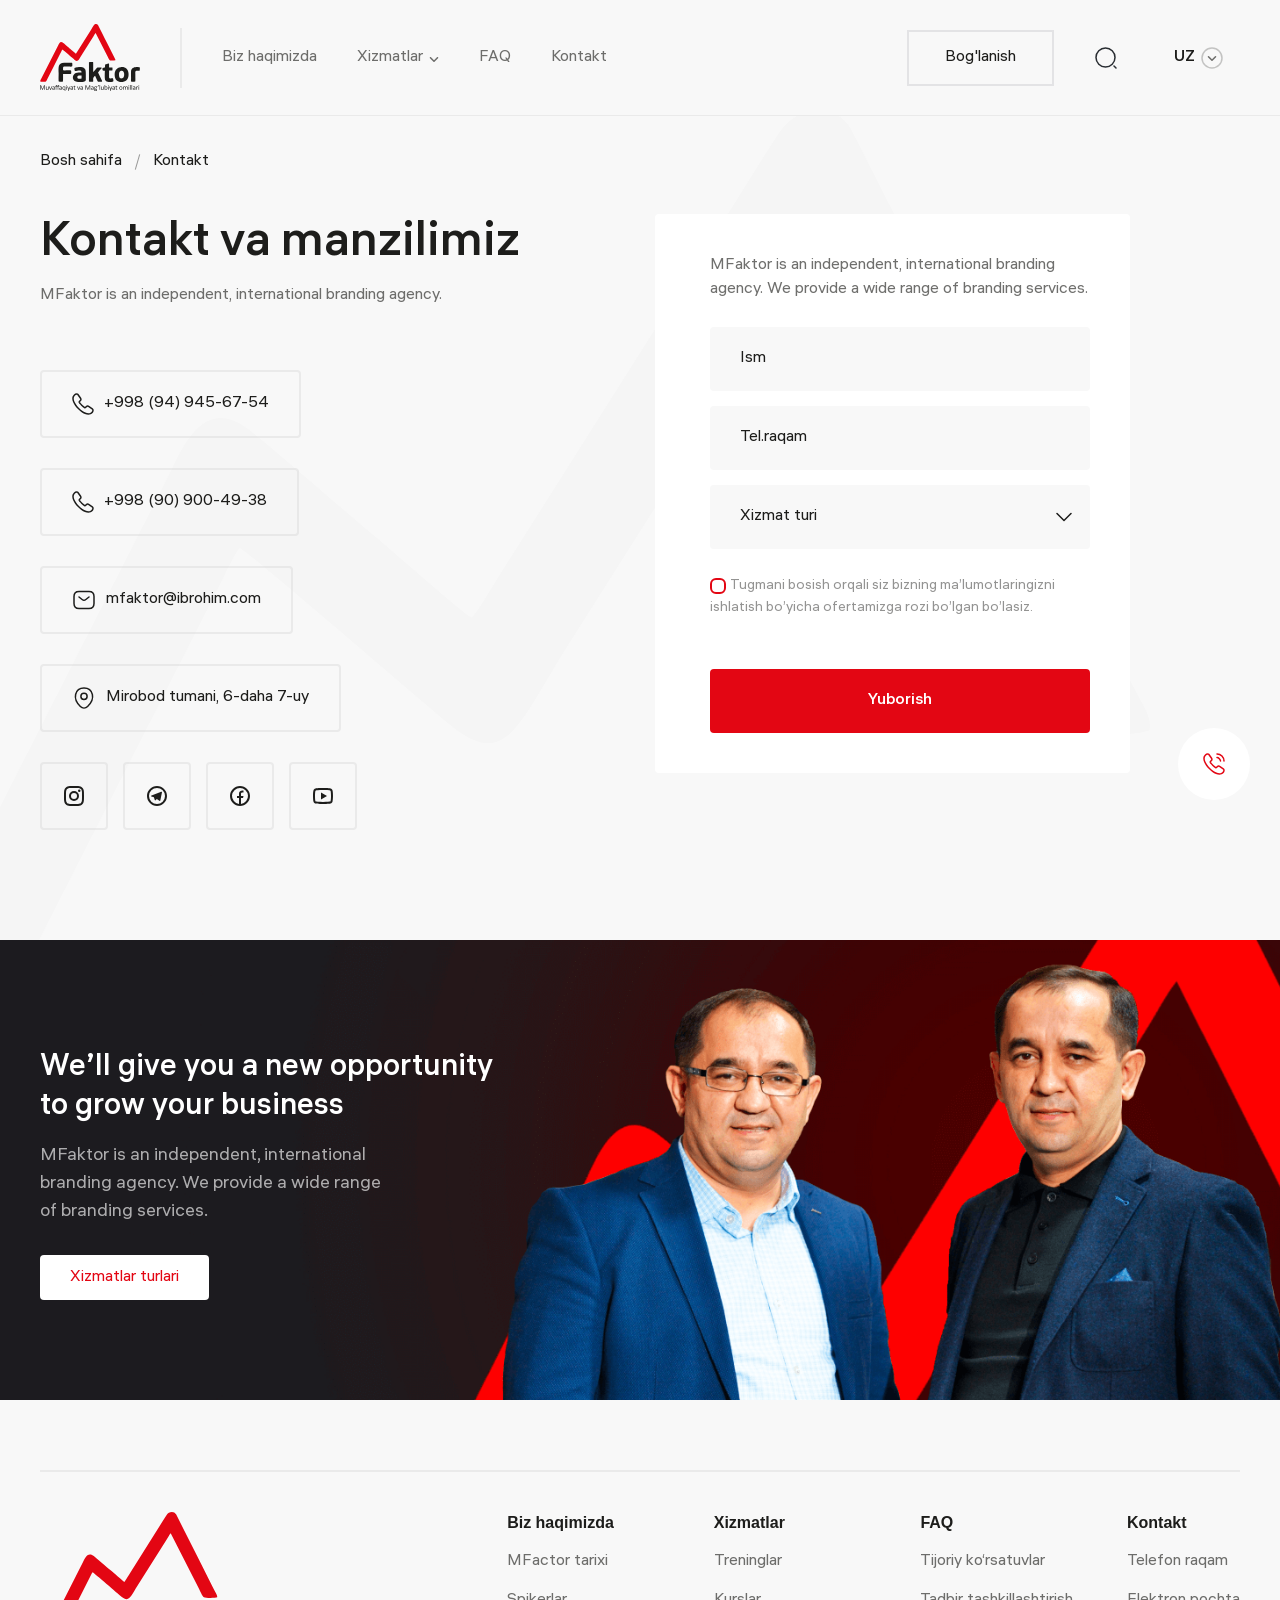
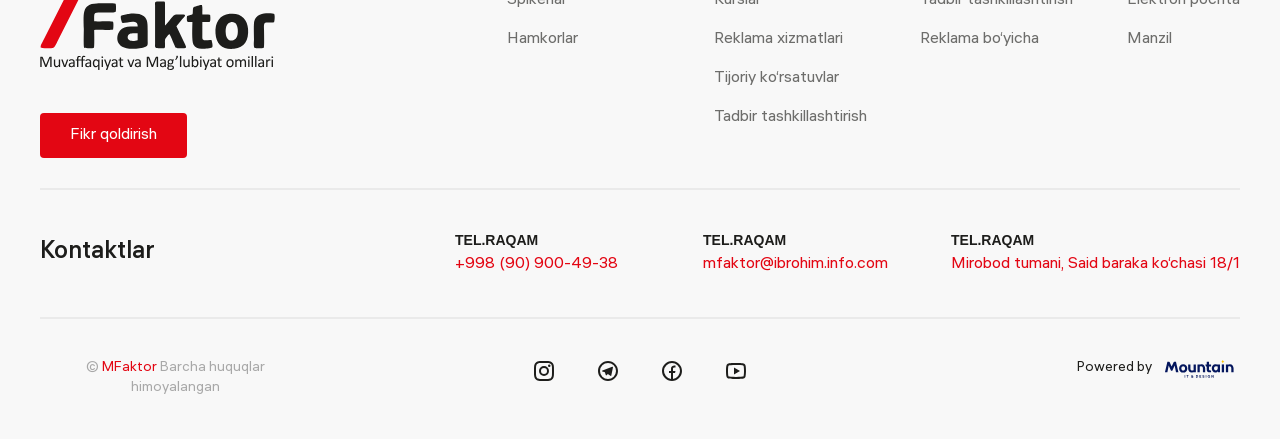
<file: layouts/contact.html>
<!DOCTYPE html>
<html lang="en">
<head>
    <meta charset="UTF-8">
    <meta http-equiv="X-UA-Compatible" content="IE=edge" />
    <meta name="viewport" content="width=device-width, initial-scale=1.0" />
    <title>MFactor</title>
    
    <link rel="stylesheet" href="../assets/css/uikit.min.css"  media="all"/>
    <link rel="stylesheet" href="../assets/css/tailwind.css"  media="all"/>
    <link rel="stylesheet" href="../assets/sass/main.css" media="all">
    <link rel="icon" href="../assets/img/logos/Logo-white.svg">
</head>
<body>
    
    <div uk-sticky="show-on-up: true; animation: uk-animation-slide-top;" class="navbar">
        <header class="header absolute top-0 left-0 w-full z-10 border-b border-[#1d1d1b] bg-[#f8f8f8] border-opacity-[0.06]" uk-scrollspy="target: .animateRight; cls: uk-animation-slide-left-small; delay: 300;">
            
            <div class="uk-container uk-container-large">
                <nav class="uk-flex uk-flex-middle py-[24px]" uk-grid>
                    
                    <div class="uk-navbar-left">
                        <div class="uk-flex-middle" uk-grid>
                            <div>
                                <ul>
                                    <li>
                                        <a href="index.html">
                                            <img class="w-[65px] md:w-[100px] uk-animation-fade" src="../assets/img/logos/Logo-black.svg" alt="Logo">
                                        </a>
                                    </li>
                                </ul>
                            </div>
                            
                            <div class="uk-visible@l">
                                <div class="2xl:ml-[10px] 2xl:mr-[10px]">
                                    <hr class="border-none w-[2px] h-[60px] bg-[#1d1d1b] bg-opacity-[0.06]">
                                </div>
                            </div>
                            
                            <div class="uk-visible@l">
                                <ul class="uk-flex-middle 2xl:space-x-[30px]" uk-grid>
                                    <li class="text-[#1d1d1b]">
                                        <a href="about.html" class="font-400 text-[#1d1d1b] text-opacity-[0.64] hover-link uk-animation-fade">
                                            Biz haqimizda
                                        </a>
                                    </li>
                                    <li class="text-[#1d1d1b] nav-item">
                                        <a href="service.html" class="font-400 text-[#1d1d1b] text-opacity-[0.64] hover-link uk-flex uk-flex-middle uk-animation-fade">
                                            <span> Xizmatlar</span>
                                            <svg class="stroke-current ml-[6px] mt-[3px]" width="10" height="5" viewBox="0 0 10 5" fill="none" xmlns="http://www.w3.org/2000/svg">
                                                <path d="M8.5 0.75L5 4.25L1.5 0.75" stroke-width="1.5" stroke-linecap="round" stroke-linejoin="round"/>
                                            </svg>
                                        </a>
                                        <div uk-dropdown="pos: bottom-left; animation: uk-animation-slide-top-small; duration: 200" style="padding: 20px 30px 30px 24px;">
                                            <ul class="uk-nav uk-dropdown-nav">
                                                <li class="uk-parent">
                                                    <a href="./training.html" class="uk-flex uk-flex-middle uk-flex-between mt-[3px] text-lg 2xl:text-xl">
                                                        Treninglar
                                                        <img class="w-[16px] h-[10px] rotate-[-90deg]" src="../assets/img/svg/arrow-bottom.svg" alt="arrow">
                                                    </a>
                                                </li>
                                                <li class="uk-parent">
                                                    <a href="cours.html" class="uk-flex uk-flex-middle uk-flex-between mt-[3px] text-lg 2xl:text-xl 2xl:mt-[10px]">
                                                        Kurslar
                                                        <img class="w-[16px] h-[10px] rotate-[-90deg]" src="../assets/img/svg/arrow-bottom.svg" alt="arrow">
                                                    </a>
                                                </li>
                                                <li class="uk-parent">
                                                    <a href="add.html" class="uk-flex uk-flex-middle uk-flex-between mt-[3px] text-lg 2xl:text-xl 2xl:mt-[10px]">
                                                        Reklama xizmatlari
                                                        <img class="w-[16px] h-[10px] rotate-[-90deg]" src="../assets/img/svg/arrow-bottom.svg" alt="arrow">
                                                    </a>
                                                </li>
                                                <li class="uk-parent">
                                                    <a href="shows.html" class="uk-flex uk-flex-middle uk-flex-between mt-[3px] text-lg 2xl:text-xl 2xl:mt-[10px]">
                                                        Tijoriy ko‘rsatuvlar
                                                        <img class="w-[16px] h-[10px] rotate-[-90deg]" src="../assets/img/svg/arrow-bottom.svg" alt="arrow">
                                                    </a>
                                                </li>
                                                <li class="uk-parent">
                                                    <a href="events.html" class="uk-flex uk-flex-middle uk-flex-between mt-[3px] text-lg 2xl:text-xl 2xl:mt-[10px]">
                                                        Tadbirlar tashkillashtirish
                                                        <img class="w-[16px] h-[10px] rotate-[-90deg]" src="../assets/img/svg/arrow-bottom.svg" alt="arrow">
                                                    </a>
                                                </li>
                                            </ul>
                                        </div>
                                    </li>
                                    <li class="text-[#1d1d1b]">
                                        <a href="FAQ.html" class="font-400 text-[#1d1d1b] text-opacity-[0.64] hover-link uk-animation-fade">
                                            FAQ
                                        </a>
                                    </li>
                                    <li class="text-[#1d1d1b]">
                                        <a href="contact.html" class="font-400 text-[#1d1d1b] text-opacity-[0.64] hover-link uk-animation-fade">
                                            Kontakt
                                        </a>
                                    </li>
                                </ul>
                            </div>
                        </div>
                    </div>
                    
                    <div class="uk-navbar-right">
                        <div class="uk-flex-middle 2xl:space-x-[30px]" uk-grid>
                            <div class="text-[#1d1d1b] uk-visible@m">
                                <a href="contact.html" class="py-[14px] px-[36px] border-2 border-[#e3e3e5] hover-link text-[#1d1d1b] animBtnTop uk-animation-fade">
                                    Bog'lanish
                                </a>
                            </div>
                            <div class="uk-visible@l">
                                <div>
                                    <a href="#searchModal" uk-toggle>
                                        <img class="uk-animation-fade w-[24px] h-[24px]" src="../assets/img/svg/search.svg" alt="search">
                                    </a>
                                </div>
                            </div>

                            <div id="searchModal" uk-modal>
                                <div class="uk-modal-dialog uk-modal-body md:p-[30px]" uk-scrollspy="target: .animateLeft; uk-animation-slide-left; delay: 200">
                                    <div>
                                        <div class="flex items-center bg-[#f8f8f8]">
                                            <svg class="stroke-current ml-[15px]" width="20" height="20" viewBox="0 0 24 24" fill="none" xmlns="http://www.w3.org/2000/svg">
                                                <path d="M11.5 21C16.7467 21 21 16.7467 21 11.5C21 6.25329 16.7467 2 11.5 2C6.25329 2 2 6.25329 2 11.5C2 16.7467 6.25329 21 11.5 21Z" stroke-width="1.5" stroke-linecap="round" stroke-linejoin="round"/>
                                                <path d="M22 22L20 20" stroke-width="1.5" stroke-linecap="round" stroke-linejoin="round"/>
                                            </svg>                                                
                                            <input class="pl-[10px] mr-[20px] py-[15px] w-full focus:outline-none bg-[#f8f8f8] text-[#1d1d1b]" placeholder="Search" type="text">
                                        </div>
                                    </div>
                                    <h3 class="text-[16px] mt-[30px] text-[#1d1d1b] font-400 uk-text-uppercase mb-[5px] text-sm" style="font-family: ALS Hauss;">Xizmatlarimiz</h3>
                                    <ul class="p-[10px] uk-grid-small uk-child-width-1-1" uk-grid>
                                        <li class="uk-parent text-[#1d1d1b] animateLeft">
                                            <a href="training.html" class="hover-link">
                                                Treninglar
                                            </a>
                                        </li>
                                        <li class="uk-parent text-[#1d1d1b] animateLeft">
                                            <a href="cours.html" class="hover-link">
                                                Kurslar
                                            </a>
                                        </li>
                                        <li class="uk-parent text-[#1d1d1b]">
                                            <a href="add.html" class="hover-link">
                                                Reklama xizmatlari
                                            </a>
                                        </li>
                                        <li class="uk-parent text-[#1d1d1b]">
                                            <a href="shows.html" class="hover-link">
                                                Tijoriy ko‘rsatuvlar
                                            </a>
                                        </li>
                                        <li class="uk-parent text-[#1d1d1b]">
                                            <a href="events.html" class="hover-link">
                                                Tadbirlar tashkillashtirish
                                            </a>
                                        </li>
                                    </ul>
                                </div>
                            </div>

                            <div class="uk-visible@l">
                                <div class="">
                                    <a href="#" class="nav-link uk-animation-fade hover:text-[#1d1d1b] hover:no-underline text-[#1d1d1b] lang inline-flex font-500 items-center px-4" uk-scrollspy="cls: uk-animation-slide-right; delay: 200;" style="animation-duration: .8s;">
                                        UZ
                                        <svg class="stroke-current ml-[5px]" width="24" height="24" viewBox="0 0 24 24" fill="none" xmlns="http://www.w3.org/2000/svg">
                                            <path opacity="0.24" d="M12 22C17.5228 22 22 17.5228 22 12C22 6.47715 17.5228 2 12 2C6.47715 2 2 6.47715 2 12C2 17.5228 6.47715 22 12 22Z" stroke-width="1.5" stroke-miterlimit="10" stroke-linecap="round" stroke-linejoin="round"/>
                                            <path opacity="0.64" d="M8.47021 10.74L12.0002 14.26L15.5302 10.74" stroke-width="1.5" stroke-linecap="round" stroke-linejoin="round"/>
                                        </svg>
                                    </a>
                                    <div class="uk-padding-remove rounded-[4px]" style="min-width: 100px;" uk-dropdown="pos: bottom-justify;animation: uk-animation-slide-top-small; duration: 200; mode: click">
                                        
                                        <ul class="uk-grid uk-grid-small uk-flex-middle uk-flex-column uk-padding-small" uk-grid >
                                            <li class="uk-width-auto text-[#1d1d1b]">
                                                <a href="https://estetclinic.uz/ru" class="hover-link text-[#1d1d1b] font-500">
                                                    RU
                                                </a>
                                            </li>
                                            <li class="uk-width-auto text-[#1d1d1b]">
                                                <a href="https://estetclinic.uz/en" class="hover-link text-[#1d1d1b] font-500">
                                                    EN
                                                </a>
                                            </li>
                                        </ul>
                                    </div>
                                </div>
                            </div>
                            
                            <div class="uk-hidden@l">
                                <div class="text-[#1d1d1b]">
                                    <a href="javascript:void(0);" uk-toggle="target: #offcanvas-flip" class="text-[#1d1d1b] hover-link">
                                        <ul class="uk-flex uk-flex-column space-y-[2px]">
                                            <li>
                                                <hr class="border-none w-[16px] h-[2px] bg-[#1d1d1b]">
                                            </li>
                                            <li>
                                                <hr class="border-none w-[16px] h-[2px] bg-[#1d1d1b]">
                                            </li>
                                            <li>
                                                <hr class="border-none w-[16px] h-[2px] bg-[#1d1d1b]">
                                            </li>
                                        </ul>                                           
                                    </a>
                                </div>
                                
                                <div id="offcanvas-flip" uk-offcanvas="flip: true; overlay: true">
                                    <div class="uk-offcanvas-bar">
                                        
                                        <div class="uk-flex uk-flex-right">
                                            <button class="uk-offcanvas-close" type="button" uk-close>
                                                <svg  xmlns="http://www.w3.org/2000/svg" viewBox="0 0 24 24" width="24" height="24"><path fill="none" d="M0 0h24v24H0z"/><path d="M12 10.586l4.95-4.95 1.414 1.414-4.95 4.95 4.95 4.95-1.414 1.414-4.95-4.95-4.95 4.95-1.414-1.414 4.95-4.95-4.95-4.95L7.05 5.636z"/></svg>
                                            </button>
                                        </div>
                                        
                                        <ul class="mt-[20px] items-end uk-flex-column uk-grid-small uk-text-uppercase uk-child-width-1-1" uk-grid uk-scrollspy="target: .animBottom; cls: uk-animation-slide-top-small; delay: 100; repeat: true">
                                            <li class="uk-flex uk-flex-right">
                                                <a href="service.html" class="font-400 animBottom">
                                                    Xizmatlar
                                                </a>
                                            </li>
                                            <div>
                                                <hr class="border-none w-full h-[1px] bg-[#fff] bg-opacity-[0.06]">
                                            </div>
                                            <li class="uk-flex uk-flex-right">
                                                <a href="about.html" class="font-400 animBottom">
                                                    Biz haqimizda
                                                </a>
                                            </li>
                                            <div>
                                                <hr class="border-none w-full h-[1px] bg-[#fff] bg-opacity-[0.06]">
                                            </div>
                                            <li class="uk-flex uk-flex-right">
                                                <a href="cours.html" class="font-400 animBottom">
                                                    Kurslar
                                                </a>
                                            </li>
                                            <div>
                                                <hr class="border-none w-full h-[1px] bg-[#fff] bg-opacity-[0.06]">
                                            </div>
                                            <li class="uk-flex uk-flex-right">
                                                <a href="training.html" class="font-400 animBottom">
                                                    Treninglar
                                                </a>
                                            </li>
                                            <div>
                                                <hr class="border-none w-full h-[1px] bg-[#fff] bg-opacity-[0.06]">
                                            </div>
                                            <li class="uk-flex uk-flex-right">
                                                <a href="shows.html" class="font-400 animBottom">
                                                    Tijoriy ko‘rsatuvlar
                                                </a>
                                            </li>
                                            <div>
                                                <hr class="border-none w-full h-[1px] bg-[#fff] bg-opacity-[0.06]">
                                            </div>
                                            <li class="uk-flex uk-flex-right">
                                                <a href="events.html" class="font-400 animBottom">
                                                    Tadbirlar tashkillashtirish
                                                </a>
                                            </li>
                                            <div>
                                                <hr class="border-none w-full h-[1px] bg-[#fff] bg-opacity-[0.06]">
                                            </div>
                                            <li class="uk-flex uk-flex-right">
                                                <a href="add.html" class="font-400 animBottom">
                                                    Reklama xizmatlari
                                                </a>
                                            </li>
                                            <div>
                                                <hr class="border-none w-full h-[1px] bg-[#fff] bg-opacity-[0.06]">
                                            </div>
                                            <li class="uk-flex uk-flex-right">
                                                <a href="contact.html" class="font-400 animBottom">
                                                    Kontakt
                                                </a>
                                            </li>
                                            <div>
                                                <hr class="border-none w-full h-[1px] bg-[#fff] bg-opacity-[0.06]">
                                            </div>
                                            <li class="uk-flex uk-flex-right">
                                                <a href="FAQ.html" class="font-400 animBottom">
                                                    FAQ
                                                </a>
                                            </li>
                                            <div>
                                                <hr class="border-none w-full h-[1px] bg-[#fff] bg-opacity-[0.06]">
                                            </div>
                                            <li class="uk-flex uk-flex-right">
                                                <ul class="uk-grid-small uk-flex-middle" uk-grid>
                                                    <li class="text-[#fff]">
                                                        <a href="#" class="text-[#fff] font-400 hover-link animBottom">UZ</a>
                                                    </li>
                                                    <li>
                                                        <hr class="border-none w-[1px] h-[16px] bg-[#fff] bg-opacity-[0.06]">
                                                    </li>
                                                    <li class="text-[#fff]">
                                                        <a href="#" class="text-[#fff] font-400 hover-link animBottom">RU</a>
                                                    </li>
                                                    <li>
                                                        <hr class="border-none w-[1px] h-[16px] bg-[#fff] bg-opacity-[0.06]">
                                                    </li>
                                                    <li class="text-[#fff]">
                                                        <a href="#" class="text-[#fff] font-400 hover-link animBottom">EN</a>
                                                    </li>
                                                </ul>
                                            </li>
                                        </ul>
                                    </div>
                                </div>
                            </div>
                        </div>
                    </div>
                    
                    
                </nav>
            </div>
            
        </header>
    </div>
    
    <section class="uk-section mt-[90px] md:mt-[70px] bg-[#f8f8f8] z-[1] relative uk-overflow-hidden" uk-scrollspy="target: .animTop; cls: uk-animation-slide-bottom-medium; delay: 100">
        <div class="uk-container uk-container-large uk-margin-small-top relative">
            
            <div>
                <img class="absolute w-[1600px] top-[-40px] left-[-130px] z-[-1]" src="../assets/img/svg/mfactor-vector.svg" alt="vector" loading="lazy">
            </div>
            
            <div>
                <ul class="uk-grid-small uk-flex-middle" uk-grid>
                    <li class="text-[#1d1d1b]">
                        <a href="index.html" class="text-[#1d1d1b] hover-link 2xl:text-lg">Bosh sahifa</a>
                    </li>
                    <li>
                        <hr class="border-none w-[1px] h-[16px] bg-[#1d1d1b] bg-opacity-[0.44] rotate-[16deg]">
                    </li>
                    <li class="text-[#1d1d1b] 2xl:text-lg">
                        <p>Kontakt</p>
                    </li>
                </ul>
            </div>
            
            <div class="uk-padding uk-padding-remove-horizontal" uk-grid>
                <div class="uk-width-1-2@m">
                    <div class="uk-flex uk-flex-column uk-width-3-4@m uk-width-1-1@l">
                        <h2 class="text-[#1d1d1b] heading-section animTop">Kontakt va manzilimiz</h2>
                        <p class="mt-2 2xl:mt-[10px] text-[#1d1d1b] text-opacity-[0.64] 2xl:text-lg animTop">
                            MFaktor is an independent, international branding agency. 
                        </p>
                    </div>
                    <div class="mt-[62px] uk-grid-medium uk-child-width-1-1" uk-grid>
                        <div>
                            <div class="uk-display-inline-block text-[#1d1d1b] animTop">
                                <a href="tel:+998949456754" class="hover-link text-[#1d1d1b] border-2 border-[#1d1d1b] border-opacity-[0.06] style-btn uk-flex uk-flex-middle 2xl:text-lg animBtn">
                                    <svg class="stroke-current" width="22" height="22" viewBox="0 0 22 22" fill="none" xmlns="http://www.w3.org/2000/svg">
                                        <path d="M20.97 17.33C20.97 17.69 20.89 18.06 20.72 18.42C20.55 18.78 20.33 19.12 20.04 19.44C19.55 19.98 19.01 20.37 18.4 20.62C17.8 20.87 17.15 21 16.45 21C15.43 21 14.34 20.76 13.19 20.27C12.04 19.78 10.89 19.12 9.75 18.29C8.6 17.45 7.51 16.52 6.47 15.49C5.44 14.45 4.51 13.36 3.68 12.22C2.86 11.08 2.2 9.94 1.72 8.81C1.24 7.67 1 6.58 1 5.54C1 4.86 1.12 4.21 1.36 3.61C1.6 3 1.98 2.44 2.51 1.94C3.15 1.31 3.85 1 4.59 1C4.87 1 5.15 1.06 5.4 1.18C5.66 1.3 5.89 1.48 6.07 1.74L8.39 5.01C8.57 5.26 8.7 5.49 8.79 5.71C8.88 5.92 8.93 6.13 8.93 6.32C8.93 6.56 8.86 6.8 8.72 7.03C8.59 7.26 8.4 7.5 8.16 7.74L7.4 8.53C7.29 8.64 7.24 8.77 7.24 8.93C7.24 9.01 7.25 9.08 7.27 9.16C7.3 9.24 7.33 9.3 7.35 9.36C7.53 9.69 7.84 10.12 8.28 10.64C8.73 11.16 9.21 11.69 9.73 12.22C10.27 12.75 10.79 13.24 11.32 13.69C11.84 14.13 12.27 14.43 12.61 14.61C12.66 14.63 12.72 14.66 12.79 14.69C12.87 14.72 12.95 14.73 13.04 14.73C13.21 14.73 13.34 14.67 13.45 14.56L14.21 13.81C14.46 13.56 14.7 13.37 14.93 13.25C15.16 13.11 15.39 13.04 15.64 13.04C15.83 13.04 16.03 13.08 16.25 13.17C16.47 13.26 16.7 13.39 16.95 13.56L20.26 15.91C20.52 16.09 20.7 16.3 20.81 16.55C20.91 16.8 20.97 17.05 20.97 17.33Z" stroke-width="1.5" stroke-miterlimit="10"/>
                                    </svg>                                        
                                    <span class="bg"></span>
                                    <span class="ml-[10px]">+998 (94) 945-67-54</span>
                                </a>
                            </div>
                        </div>
                        <div>
                            <div class="uk-display-inline-block text-[#1d1d1b] 2xl:mt-[6px] animTop">
                                <a href="tel:++998909004938" class="hover-link text-[#1d1d1b] border-2 border-[#1d1d1b] border-opacity-[0.06] style-btn uk-flex uk-flex-middle 2xl:text-lg animBtn">
                                    <svg class="stroke-current" width="22" height="22" viewBox="0 0 22 22" fill="none" xmlns="http://www.w3.org/2000/svg">
                                        <path d="M20.97 17.33C20.97 17.69 20.89 18.06 20.72 18.42C20.55 18.78 20.33 19.12 20.04 19.44C19.55 19.98 19.01 20.37 18.4 20.62C17.8 20.87 17.15 21 16.45 21C15.43 21 14.34 20.76 13.19 20.27C12.04 19.78 10.89 19.12 9.75 18.29C8.6 17.45 7.51 16.52 6.47 15.49C5.44 14.45 4.51 13.36 3.68 12.22C2.86 11.08 2.2 9.94 1.72 8.81C1.24 7.67 1 6.58 1 5.54C1 4.86 1.12 4.21 1.36 3.61C1.6 3 1.98 2.44 2.51 1.94C3.15 1.31 3.85 1 4.59 1C4.87 1 5.15 1.06 5.4 1.18C5.66 1.3 5.89 1.48 6.07 1.74L8.39 5.01C8.57 5.26 8.7 5.49 8.79 5.71C8.88 5.92 8.93 6.13 8.93 6.32C8.93 6.56 8.86 6.8 8.72 7.03C8.59 7.26 8.4 7.5 8.16 7.74L7.4 8.53C7.29 8.64 7.24 8.77 7.24 8.93C7.24 9.01 7.25 9.08 7.27 9.16C7.3 9.24 7.33 9.3 7.35 9.36C7.53 9.69 7.84 10.12 8.28 10.64C8.73 11.16 9.21 11.69 9.73 12.22C10.27 12.75 10.79 13.24 11.32 13.69C11.84 14.13 12.27 14.43 12.61 14.61C12.66 14.63 12.72 14.66 12.79 14.69C12.87 14.72 12.95 14.73 13.04 14.73C13.21 14.73 13.34 14.67 13.45 14.56L14.21 13.81C14.46 13.56 14.7 13.37 14.93 13.25C15.16 13.11 15.39 13.04 15.64 13.04C15.83 13.04 16.03 13.08 16.25 13.17C16.47 13.26 16.7 13.39 16.95 13.56L20.26 15.91C20.52 16.09 20.7 16.3 20.81 16.55C20.91 16.8 20.97 17.05 20.97 17.33Z" stroke-width="1.5" stroke-miterlimit="10"/>
                                    </svg>                                        
                                    <span class="bg"></span>
                                    <span class="ml-[10px]">+998 (90) 900-49-38</span>
                                </a>
                            </div>
                        </div>
                        <div>
                            <div class="uk-display-inline-block text-[#1d1d1b] 2xl:mt-[6px] animTop">
                                <a href="mailto:mfaktor@ibrohim.com" class="hover-link text-[#1d1d1b] border-2 border-[#1d1d1b] border-opacity-[0.06] style-btn uk-flex uk-flex-middle 2xl:text-lg animBtn">
                                    <svg class="stroke-current" width="24" height="24" viewBox="0 0 24 24" fill="none" xmlns="http://www.w3.org/2000/svg">
                                        <path d="M17 20.5H7C4 20.5 2 19 2 15.5V8.5C2 5 4 3.5 7 3.5H17C20 3.5 22 5 22 8.5V15.5C22 19 20 20.5 17 20.5Z" stroke-width="1.5" stroke-miterlimit="10" stroke-linecap="round" stroke-linejoin="round"/>
                                        <path d="M17 9L13.87 11.5C12.84 12.32 11.15 12.32 10.12 11.5L7 9" stroke-width="1.5" stroke-miterlimit="10" stroke-linecap="round" stroke-linejoin="round"/>
                                    </svg>                                      
                                    <span class="bg"></span>
                                    <span class="ml-[10px]">mfaktor@ibrohim.com</span>
                                </a>
                            </div>
                        </div>
                        <div>
                            <div class="uk-display-inline-block text-[#1d1d1b] 2xl:mt-[6px] animTop">
                                <a href="#" class="hover-link text-[#1d1d1b] border-2 border-[#1d1d1b] border-opacity-[0.06] style-btn uk-flex uk-flex-middle 2xl:text-lg animBtn">
                                    <svg class="stroke-current" width="24" height="24" viewBox="0 0 24 24" fill="none" xmlns="http://www.w3.org/2000/svg">
                                        <path d="M12.0009 13.4299C13.724 13.4299 15.1209 12.0331 15.1209 10.3099C15.1209 8.58681 13.724 7.18994 12.0009 7.18994C10.2777 7.18994 8.88086 8.58681 8.88086 10.3099C8.88086 12.0331 10.2777 13.4299 12.0009 13.4299Z" stroke-width="1.5"/>
                                        <path d="M3.61971 8.49C5.58971 -0.169998 18.4197 -0.159997 20.3797 8.5C21.5297 13.58 18.3697 17.88 15.5997 20.54C13.5897 22.48 10.4097 22.48 8.38971 20.54C5.62971 17.88 2.46971 13.57 3.61971 8.49Z" stroke-width="1.5"/>
                                    </svg>
                                    <span class="bg"></span>
                                    <span class="ml-[10px]">Mirobod tumani, 6-daha 7-uy</span>
                                </a>
                            </div>
                        </div>
                        <div>
                            <ul class="uk-grid-small 2xl:mt-[6px]" uk-grid>
                                <li>
                                    <a href="#" class="border-2 border-[#1d1d1b] border-opacity-[0.06] uk-flex uk-flex-middle uk-flex-center p-[20px] rounded-[4px] group animTop">
                                        <img class="w-[24px] h-[24px] group-hover:scale-110 transition duration-100" src="../assets/img/svg/instagram.svg" alt="instagram">
                                    </a>
                                </li>
                                <li>
                                    <a href="#" class="border-2 border-[#1d1d1b] border-opacity-[0.06] uk-flex uk-flex-middle uk-flex-center p-[20px] rounded-[4px] 2xl:ml-[6px] group animTop">
                                        <img class="w-[24px] h-[24px] group-hover:scale-110 transition duration-100" src="../assets/img/svg/telegramsvg.svg" alt="telegram">
                                    </a>
                                </li>
                                <li>
                                    <a href="#" class="border-2 border-[#1d1d1b] border-opacity-[0.06] uk-flex uk-flex-middle uk-flex-center p-[20px] rounded-[4px] 2xl:ml-[6px] group animTop">
                                        <img class="w-[24px] h-[24px] group-hover:scale-110 transition duration-100" src="../assets/img/svg/facebook.svg" alt="facebook">
                                    </a>
                                </li>
                                <li>
                                    <a href="#" class="border-2 border-[#1d1d1b] border-opacity-[0.06] uk-flex uk-flex-middle uk-flex-center p-[20px] rounded-[4px] 2xl:ml-[6px] group animTop">
                                        <img class="w-[24px] h-[24px] group-hover:scale-110 transition duration-100" src="../assets/img/svg/youtube.svg" alt="youtube">
                                    </a>
                                </li>
                            </ul>
                        </div>
                    </div>
                </div>
                
                <div class="uk-width-1-1 uk-width-auto@m uk-flex uk-flex-center">
                    <div class="sm:w-[440px] xl:w-[460px] 2xl:w-[540px] uk-flex uk-flex-center uk-margin-small-left">
                        <div>
                            <form method="post" action="" class="form uk-grid uk-grid-small uk-flex-column uk-padding uk-flex-center bg-[#fff] rounded-[4px] uk-animation-fade" uk-grid>
                                <div>
                                    <p class="text-[#1d1d1b] text-opacity-[0.64] 2xl:text-lg uk-margin-small-bottom">MFaktor is an independent, international branding agency. We provide a wide range of branding services.</p>
                                </div>
                                <div>
                                    
                                    <div class="uk-grid uk-grid-small uk-child-width-1-1 uk-position-relative" uk-grid>
                                        <div>
                                            <input type="text" placeholder="Ism" class="2xl:text-lg text-[#1d1d1b] bg-[#f8f8f8] w-full form-input style-btn focus:outline-none 2xl:mt-[6px]" required>
                                        </div>
                                        <div>
                                            <input type="text" placeholder="Tel.raqam" class="2xl:text-lg text-[#1d1d1b] bg-[#f8f8f8] w-full form-input style-btn focus:outline-none 2xl:mt-[6px]" required>
                                        </div>
                                        <div>
                                            <div class="2xl:mt-[6px]">
                                                <select class="uk-select">
                                                    <option value="" disabled selected>Xizmat turi</option>
                                                    <option value="1">Treinglar</option>
                                                    <option value="2">Kurslar</option>
                                                    <option value="3">Reklama xizmatlari</option>
                                                    <option value="4">Tijoriy ko‘rsatuvlar</option>
                                                    <option value="5">Tadbirlar tashkillashtirish</option>
                                                </select>
                                            </div>
                                        </div>
                                        <div>
                                            <div class="mt-[12px]">
                                                <label class="relative cursor-pointer">
                                                    <input class="uk-checkbox absolute top-[6px] left-0" id="formcheck" type="checkbox" required>
                                                    <p class="w-full text-sm text-[#1d1d1b] text-opacity-[0.48] m-0 leading-[22px]">
                                                        <span class="ml-[20px]">Tugmani</span> bosish orqali siz bizning ma’lumotlaringizni
                                                        ishlatish bo’yicha ofertamizga rozi bo’lgan bo’lasiz.
                                                    </p>
                                                </label>
                                            </div>
                                        </div>
                                        <div>
                                            <button class="bg-[#E30613] text-[#fff] w-full style-btn mt-[34px] font-500 2xl:text-lg hover:animate-pulse">Yuborish</button>
                                        </div>
                                    </div>
                                </div>
                            </form>
                        </div>
                    </div>
                </div>
                
            </div>
        </div>
    </section>
    
    <section class="uk-section help-section uk-overflow-hidden" uk-scrollspy="target: .animTop; cls: uk-animation-slide-bottom-medium; delay: 100">
        <div class="uk-container uk-container-large uk-padding">
            <div class="md:w-[460px] 2xl:w-[530px]">
                <div class="uk-grid-small uk-child-width-1-1" uk-grid>
                    <h2 class="heading-third text-[#fff] animTop">
                        We’ll give you a new opportunity
                        to grow your business
                    </h2>
                    <div>
                        <p class="sm:text-lg 2xl:text-xl uk-width-3-4@s 2xl:mt-[10px] text-[#fff] text-opacity-[0.64] animTop" style="font-weight: normal;">
                            MFaktor is an independent, international branding agency. We provide a wide range of branding services.
                        </p>
                    </div>
                    <div class="text-[#E30613]">
                        <div class="mt-[24px] 2xl:mt-[37px] animTop">
                            <a href="#" class="text-[#E30613] hover-link btn-small bg-[#fff] 2xl:text-lg">Xizmatlar turlari</a>
                        </div>
                    </div>
                </div>
            </div>
        </div>
    </section>
    
    <footer class="uk-section bg-[#f8f8f8] uk-padding-remove-bottom uk-overflow-hidden">
        <div class="uk-container uk-container-large">
            <div class="border-t-2 border-b-2 border-[#1d1d1b] border-opacity-[0.06]">
                <div class="uk-padding uk-padding-remove-horizontal uk-flex-between@m uk-text-center uk-text-left@m" uk-grid>
                    <div class="uk-width-expand@m">
                        <div class="uk-grid-small uk-flex-column" uk-grid>
                            <div>
                                <a href="index.html" class="uk-display-inline-block">
                                    <img class="w-[120px] sm:w-[235px]" src="../assets/img/logos/Logo-black.svg" alt="logo" loading="lazy">
                                </a>
                            </div>
                            <div class="uk-visible@m">
                                <div class="mt-[30px] text-[#fff]">
                                    <a href="#" class="btn-small bg-[#E30613] hover:animate-pulse hover-link text-[#fff]">
                                        <span class="bg"></span>
                                        Fikr qoldirish
                                    </a>
                                </div>
                            </div>
                        </div>
                    </div>
                    <div class="uk-width-1-6@l uk-width-1-5@m">
                        <ul class="uk-grid-small uk-flex-column" uk-grid>
                            <li>
                                <h4 class="text-[#1d1d1b] font-bold">Biz haqimizda</h4>
                            </li>
                            <li class="text-[#1d1d1b]">
                                <a href="./about.html#aboutStory" class="text-[#1d1d1b] text-opacity-[0.64] hover-link">
                                    MFactor tarixi
                                </a>
                            </li>
                            <li class="text-[#1d1d1b]">
                                <a href="./about.html#aboutSpeakers" class="text-[#1d1d1b] text-opacity-[0.64] hover-link">
                                    Spikerlar
                                </a>
                            </li>
                            <li class="text-[#1d1d1b]">
                                <a href="./about.html#aboutPartners" class="text-[#1d1d1b] text-opacity-[0.64] hover-link">
                                    Hamkorlar
                                </a>
                            </li>
                        </ul>
                    </div>
                    <div class="uk-width-1-6@l uk-width-1-5@m">
                        <ul class="uk-grid-small uk-flex-column" uk-grid>
                            <li>
                                <h4 class="text-[#1d1d1b] font-bold">Xizmatlar</h4>
                            </li>
                            <li class="text-[#1d1d1b]">
                                <a href="training.html" class="text-[#1d1d1b] text-opacity-[0.64] hover-link">
                                    Treninglar
                                </a>
                            </li>
                            <li class="text-[#1d1d1b]">
                                <a href="cours.html" class="text-[#1d1d1b] text-opacity-[0.64] hover-link">
                                    Kurslar
                                </a>
                            </li>
                            <li class="text-[#1d1d1b]">
                                <a href="add.html" class="text-[#1d1d1b] text-opacity-[0.64] hover-link">
                                    Reklama xizmatlari
                                </a>
                            </li>
                            <li class="text-[#1d1d1b]">
                                <a href="shows.html" class="text-[#1d1d1b] text-opacity-[0.64] hover-link">
                                    Tijoriy ko‘rsatuvlar
                                </a>
                            </li>
                            <li class="text-[#1d1d1b]">
                                <a href="events.html" class="text-[#1d1d1b] text-opacity-[0.64] hover-link">
                                    Tadbir tashkillashtirish
                                </a>
                            </li>
                        </ul>
                    </div>
                    <div class="uk-width-1-6@l uk-width-1-5@m">
                        <ul class="uk-grid-small uk-flex-column" uk-grid>
                            <li>
                                <h4 class="text-[#1d1d1b] font-bold">FAQ</h4>
                            </li>
                            <li class="text-[#1d1d1b]">
                                <a href="./FAQ.html#commercialShows" class="text-[#1d1d1b] text-opacity-[0.64] hover-link">
                                    Tijoriy ko‘rsatuvlar
                                </a>
                            </li>
                            <li class="text-[#1d1d1b]">
                                <a href="./FAQ.html#eventOrganization" class="text-[#1d1d1b] text-opacity-[0.64] hover-link">
                                    Tadbir tashkillashtirish
                                </a>
                            </li>
                            <li class="text-[#1d1d1b]">
                                <a href="./FAQ.html#adServices" class="text-[#1d1d1b] text-opacity-[0.64] hover-link">
                                    Reklama bo‘yicha
                                </a>
                            </li>
                        </ul>
                    </div>
                    <div class="uk-width-auto@m uk-width-1-1">
                        <ul class="uk-grid-small uk-flex-column" uk-grid>
                            <li>
                                <h4 class="text-[#1d1d1b] font-bold">Kontakt</h4>
                            </li>
                            <li class="text-[#1d1d1b]">
                                <a href="#" class="text-[#1d1d1b] text-opacity-[0.64] hover-link">
                                    Telefon raqam
                                </a>
                            </li>
                            <li class="text-[#1d1d1b]">
                                <a href="#" class="text-[#1d1d1b] text-opacity-[0.64] hover-link">
                                    Elektron pochta
                                </a>
                            </li>
                            <li class="text-[#1d1d1b]">
                                <a href="#" class="text-[#1d1d1b] text-opacity-[0.64] hover-link">
                                    Manzil
                                </a>
                            </li>
                        </ul>
                    </div>
                    <div class="uk-hidden@m mx-auto mb-[15px]">
                        <div class="mt-[30px] text-[#fff]">
                            <a href="#" class="btn-small bg-[#E30613] hover-link text-[#fff]">Fikr qoldirish</a>
                        </div>
                    </div>
                </div>
            </div>
            <div class="border-b-2 border-[#1d1d1b] border-opacity-[0.06] uk-padding uk-padding-remove-horizontal">
                <div class="uk-flex-middle uk-text-center uk-text-left@m" uk-grid>
                    <div class="uk-width-expand@m">
                        <h3 class="heading-fourth text-[#1d1d1b]">Kontaktlar</h3>
                    </div>
                    <div class="uk-width-1-5@l uk-width-1-4@m">
                        <div>
                            <h5 class="text-sm text-[#1d1d1b] font-bold">TEL.RAQAM</h5>
                            <div class="mt-[3px] text-[#E30613]">
                                <a href="tel:+998909004938" class="2xl:text-lg text-[#E30613] hover-link hover:animate-pulse line-animation">+998 (90) 900-49-38</a>
                            </div>
                        </div>
                    </div>
                    <div class="uk-width-1-5@l uk-width-1-4@m">
                        <div>
                            <h5 class="text-sm text-[#1d1d1b] font-bold">TEL.RAQAM</h5>
                            <div class="mt-[3px] text-[#E30613]">
                                <a href="mailto:mfaktor@ibrohim.info.com" class="2xl:text-lg text-[#E30613] hover-link hover:animate-pulse line-animation">mfaktor@ibrohim.info.com</a>
                            </div>
                        </div>
                    </div>
                    <div class="uk-width-1-5@m uk-width-auto@l">
                        <div>
                            <h5 class="text-sm text-[#1d1d1b] font-bold">TEL.RAQAM</h5>
                            <div class="mt-[3px] text-[#E30613]">
                                <a href="#" class="2xl:text-lg text-[#E30613] hover-link hover:animate-pulse line-animation">Mirobod tumani, Said baraka ko‘chasi 18/1</a>
                            </div>
                        </div>
                    </div>
                </div>
            </div>
            <div>
                <div class="uk-padding uk-padding-remove-horizontal uk-flex-between@m uk-text-center" uk-grid>
                    <!-- mobile's socials -->
                    <div class="uk-hidden@m mx-auto">
                        <ul class="uk-grid uk-flex-middle" uk-grid>
                            <li>
                                <a href="#">
                                    <img class="w-[24px] h-[24px]" src="../assets/img/svg/instagram.svg" alt="instagram">
                                </a>
                            </li>
                            <li>
                                <a href="#">
                                    <img class="w-[24px] h-[24px]" src="../assets/img/svg/telegramsvg.svg" alt="telegram">
                                </a>
                            </li>
                            <li>
                                <a href="#">
                                    <img class="w-[24px] h-[24px]" src="../assets/img/svg/facebook.svg" alt="facebook">
                                </a>
                            </li>
                            <li>
                                <a href="#">
                                    <img class="w-[24px] h-[24px]" src="../assets/img/svg/youtube.svg" alt="youtube">
                                </a>
                            </li>
                        </ul>
                    </div>
                    <!-- mobile's social -->
                    
                    <div class="uk-width-1-4@m">
                        <p class="text-[#1d1d1b] text-opacity-[0.36] text-sm 2xl:text-base">© <span class="text-[#E30613]">MFaktor</span> Barcha huquqlar himoyalangan</p>
                    </div>
                    <div class="uk-visible@m">
                        <ul class="uk-grid uk-flex-middle" uk-grid>
                            <li>
                                <a href="#" class="group">
                                    <img class="w-[24px] h-[24px] group-hover:scale-105 transition duration-100" src="../assets/img/svg/instagram.svg" alt="instagram">
                                </a>
                            </li>
                            <li>
                                <a href="#" class="group">
                                    <img class="w-[24px] h-[24px] group-hover:scale-105 transition duration-100" src="../assets/img/svg/telegramsvg.svg" alt="telegram">
                                </a>
                            </li>
                            <li>
                                <a href="#" class="group">
                                    <img class="w-[24px] h-[24px] group-hover:scale-105 transition duration-100" src="../assets/img/svg/facebook.svg" alt="facebook">
                                </a>
                            </li>
                            <li>
                                <a href="#" class="group">
                                    <img class="w-[24px] h-[24px] group-hover:scale-105 transition duration-100" src="../assets/img/svg/youtube.svg" alt="youtube">
                                </a>
                            </li>
                        </ul>
                    </div>
                    <div class="uk-width-1-4@m">
                        <div class="uk-flex uk-flex-right@m uk-flex-center text-[#1d1d1b]">
                            <a href="mount.uz" class="uk-flex uk-flex-middle text-[#1d1d1b] hover-link text-sm 2xl:text-base">
                                <span class="m-0">Powered by</span>
                                <img class="w-[80px] ml-2" src="../assets/img/logos/mount.svg" alt="logo">
                            </a>
                        </div>
                    </div>
                </div>
            </div>
        </div>
    </footer>
    
    <div class="fixed right-[30px] bottom-[100px]" style="z-index: 1;">
        <a href="#connectModal" class="w-[72px] h-[72px] flex items-center justify-center bg-[#fff] rounded-full animate-pulse" uk-toggle>
            <img class="w-[24px] h-[24px]" src="../assets/img/svg/call-calling.svg" alt="call">
        </a>
    </div>
    
    <div id="connectModal" class="uk-flex-top" uk-modal>
        <div class="uk-modal-dialog uk-modal-body uk-margin-auto-vertical">
            
            <button class="uk-modal-close-default" type="button" uk-close></button>
            
            <form action="#" class="md:p-[30px]">
                <h2 class="text-[28px] text-[#1d1d1b]" style="font-family: 'ALS Hauss';">Biz bilana bog'laning!</h2>
                <div class="uk-grid-medium mt-[28px] md:mt-[43px]" uk-grid>
                    <div class="uk-width-1-1">
                        <div>
                            <label class="uk-form-label" style="color: #1d1d1b; font-size: 18px;" for="form-stacked-text">Ismingiz</label>
                            <input type="text" placeholder="Muhammad Aziz" class="2xl:text-lg text-[#1d1d1b] bg-[#f8f8f8] w-full form-input style-btn focus:outline-none 2xl:mt-[6px]" required>
                        </div>
                    </div>
                    <div class="uk-width-1-1">
                        <div class="2xl:mt-[6px]">
                            <label class="uk-form-label" style="color: #1d1d1b; font-size: 18px;" for="form-stacked-text">Tel.raqam</label>
                            <input type="text" placeholder="+998 (90) 900-49-38" class="2xl:text-lg text-[#1d1d1b] bg-[#f8f8f8] w-full form-input style-btn focus:outline-none 2xl:mt-[6px]" required>
                        </div>
                    </div>
                    <div class="uk-width-1-1">
                        <button class="bg-[#E30613] text-[#fff] w-full style-btn mt-[18px] md:mt-[34px] font-500 2xl:text-lg hover:animate-pulse">Yuborish</button>
                    </div>
                </div>
            </form>
            
        </div>
    </div>

    <div id="overlay" class="uk-position-fixed uk-width-1-1 uk-height-1-1 uk-position-top-left uk-flex uk-flex-center uk-flex-middle" style="background-color: #fff !important; z-index: 10001;">
        <div id="loader">
            <div class="flex flex-col items-center justify-center uk-cover-container">
                <img class="w-[200px]" src="../assets/img/logos/Logo-black.svg" alt="Logo">
            </div>
        </div>
    </div>
    
    <script src="../assets/js/uikit-icons.min.js"></script>
    <script src="../assets/js/uikit.min.js"></script>
    <script type="module" src="../assets/js/functions.js"></script>
    <script type="module" src="../assets/js/custom.js"></script>
    
</body>
</html>
</file>
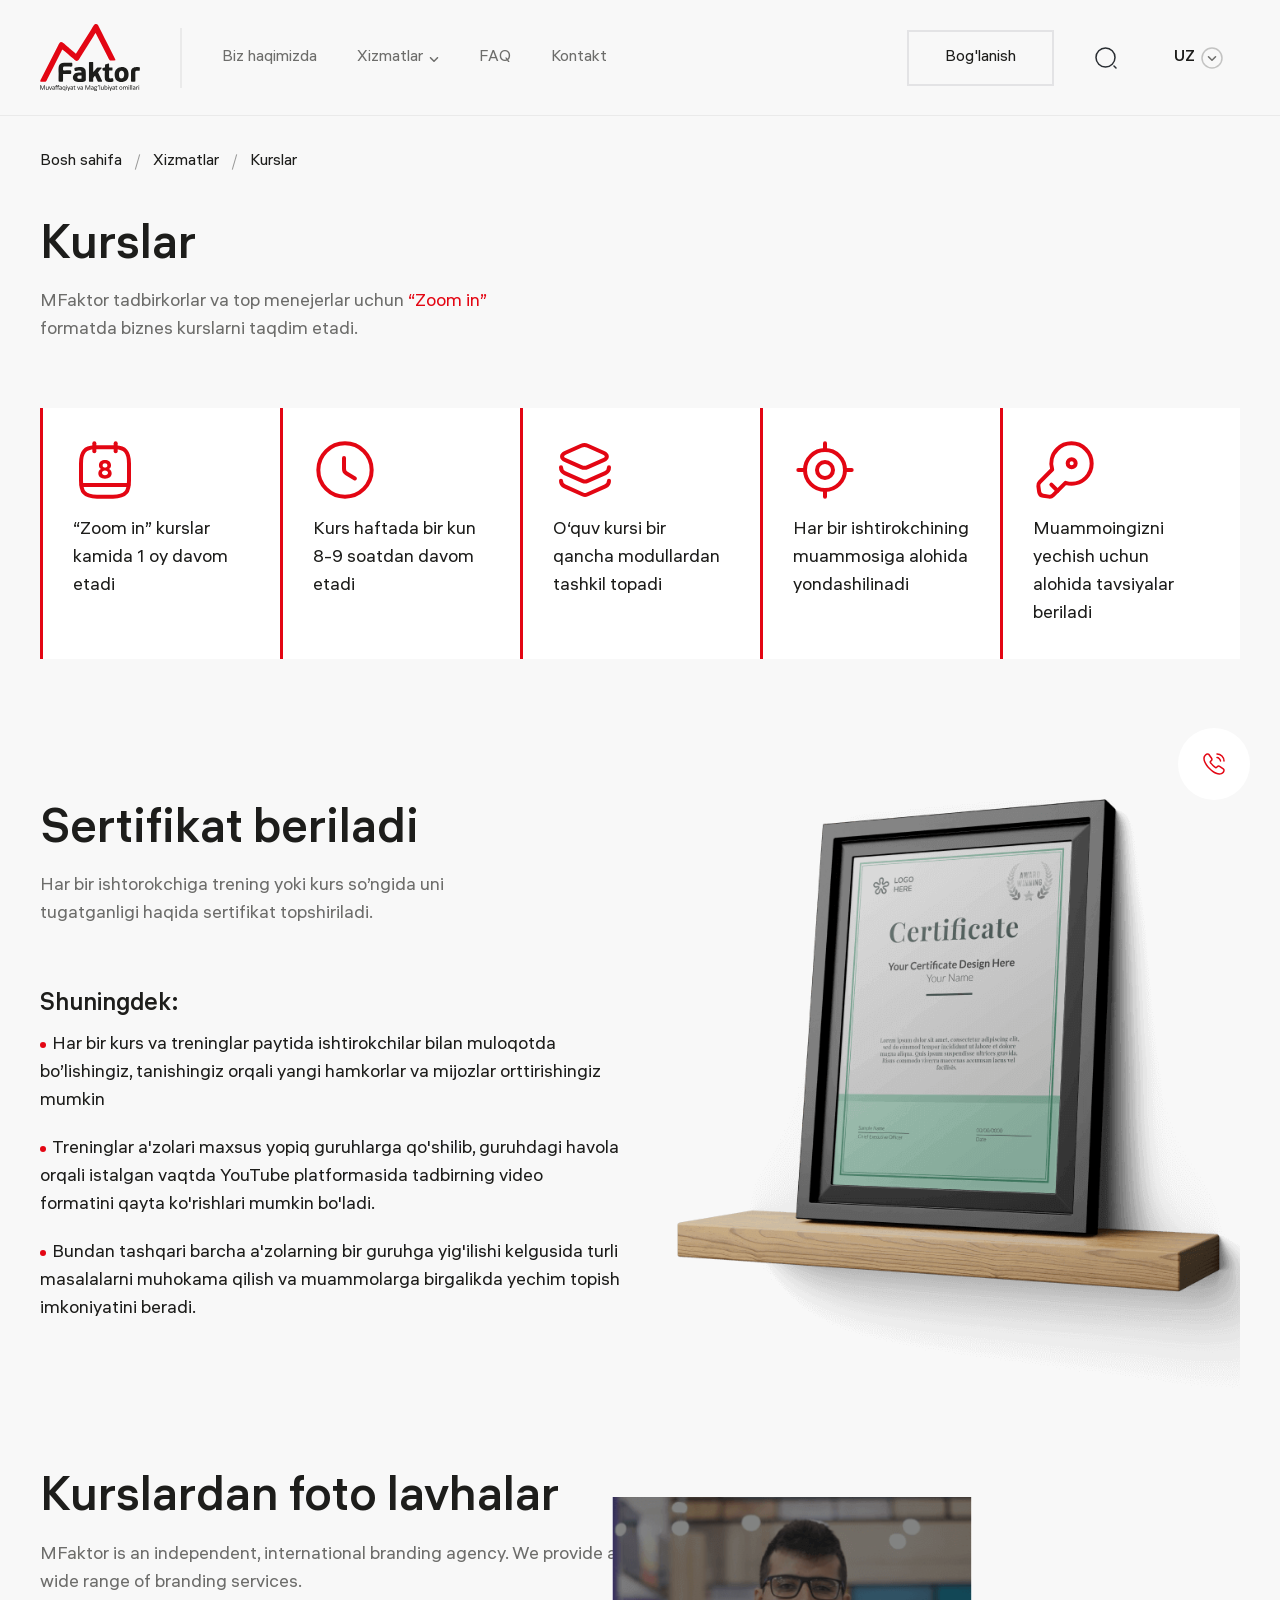
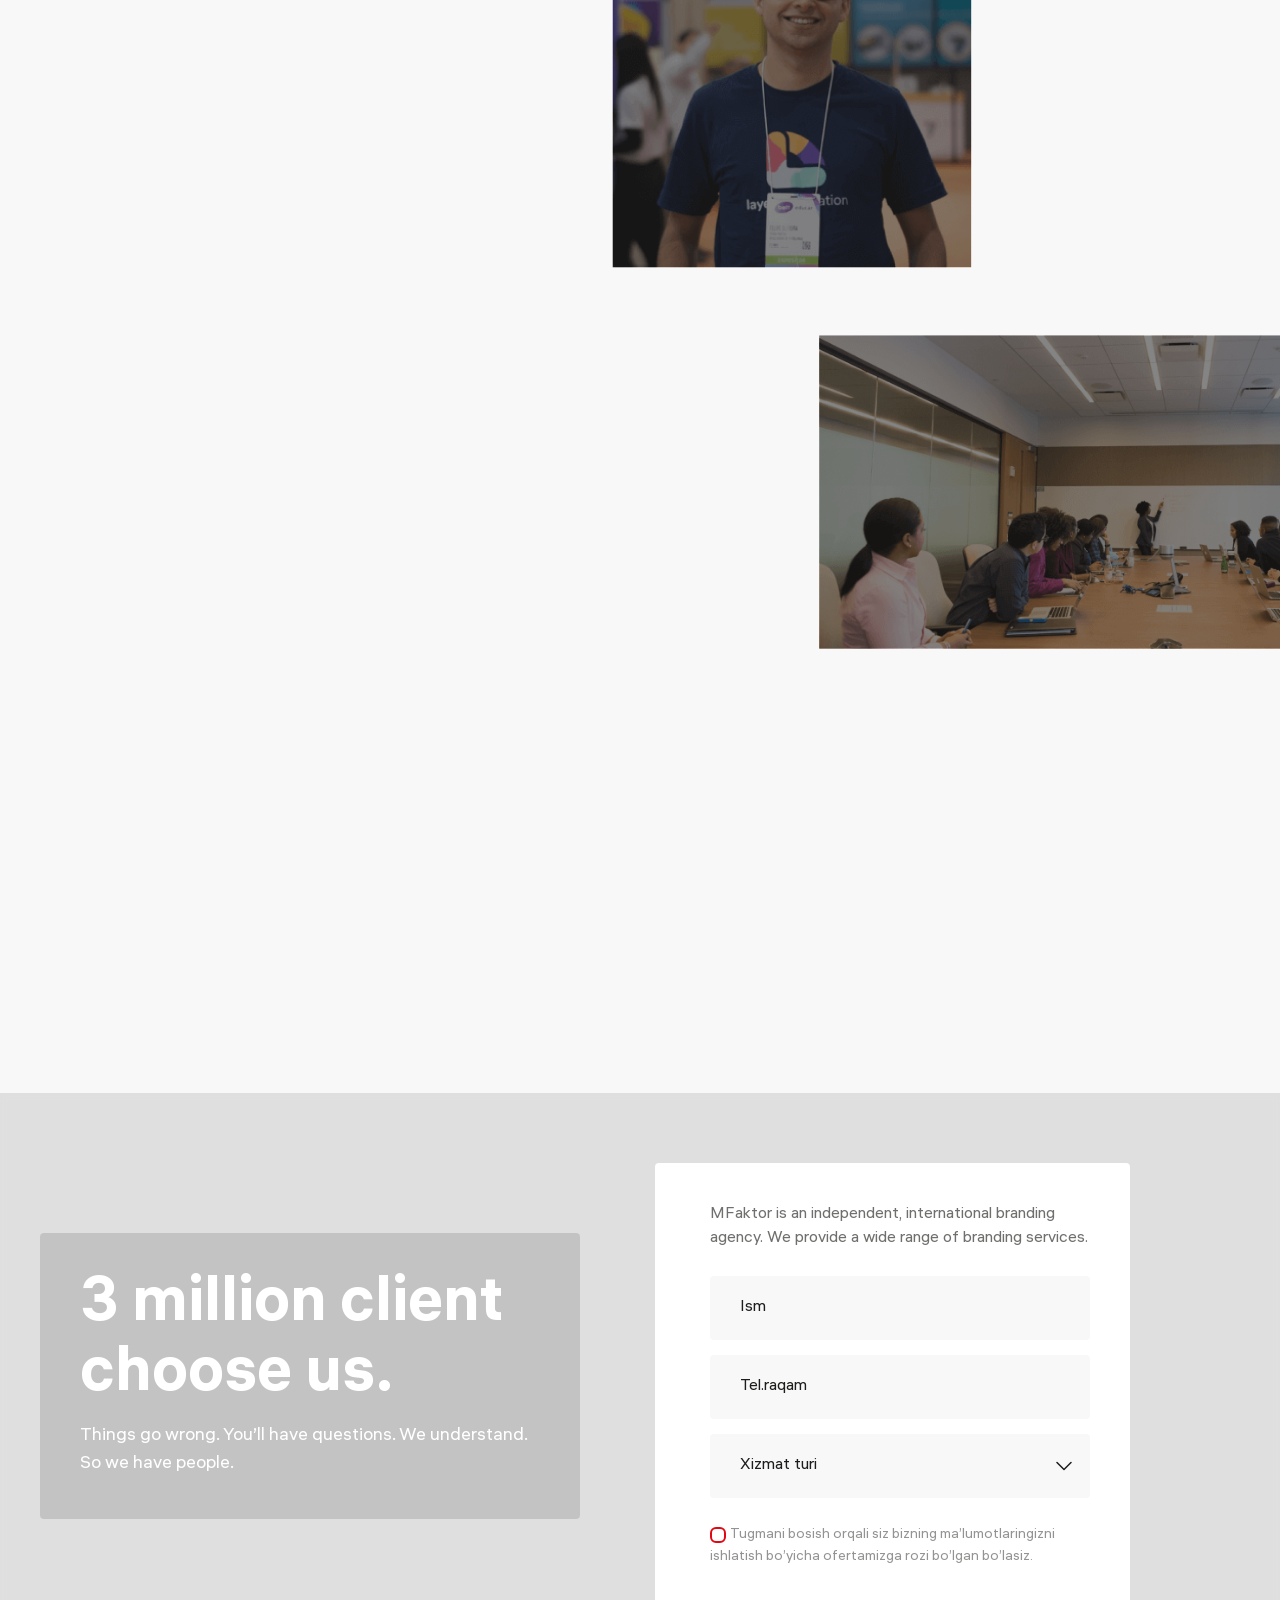
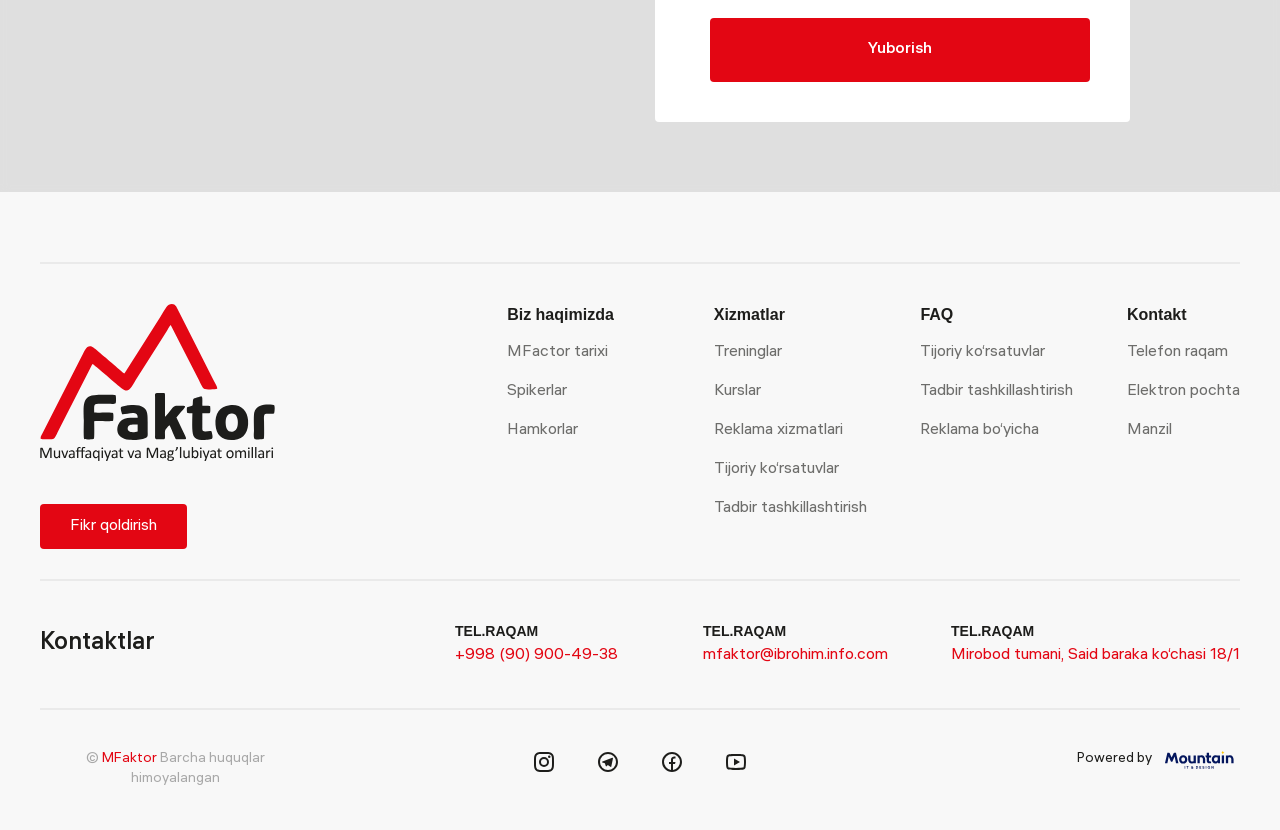
<file: layouts/cours.html>
<!DOCTYPE html>
<html lang="en">
<head>
    <meta charset="UTF-8">
    <meta http-equiv="X-UA-Compatible" content="IE=edge" />
    <meta name="viewport" content="width=device-width, initial-scale=1.0" />
    <title>MFactor</title>
    
    <link rel="stylesheet" href="../assets/css/uikit.min.css"  media="all"/>
    <link rel="stylesheet" href="../assets/css/tailwind.css"  media="all"/>
    <link rel="stylesheet" href="../assets/sass/main.css" media="all">
    <link rel="icon" href="../assets/img/logos/Logo-white.svg">
</head>
<body>
    
    <div uk-sticky="show-on-up: true; animation: uk-animation-slide-top;" class="navbar">
        <header class="header absolute top-0 left-0 w-full z-10 border-b border-[#1d1d1b] bg-[#f8f8f8] border-opacity-[0.06]" uk-scrollspy="target: .animateRight; cls: uk-animation-slide-left-small; delay: 300;">
            
            <div class="uk-container uk-container-large">
                <nav class="uk-flex uk-flex-middle py-[24px]" uk-grid>
                    
                    <div class="uk-navbar-left">
                        <div class="uk-flex-middle" uk-grid>
                            <div>
                                <ul>
                                    <li>
                                        <a href="index.html">
                                            <img class="w-[65px] md:w-[100px] uk-animation-fade" src="../assets/img/logos/Logo-black.svg" alt="Logo">
                                        </a>
                                    </li>
                                </ul>
                            </div>
                            
                            <div class="uk-visible@l">
                                <div class="2xl:ml-[10px] 2xl:mr-[10px]">
                                    <hr class="border-none w-[2px] h-[60px] bg-[#1d1d1b] bg-opacity-[0.06]">
                                </div>
                            </div>
                            
                            <div class="uk-visible@l">
                                <ul class="uk-flex-middle 2xl:space-x-[30px]" uk-grid>
                                    <li class="text-[#1d1d1b]">
                                        <a href="about.html" class="font-400 text-[#1d1d1b] text-opacity-[0.64] hover-link uk-animation-fade">
                                            Biz haqimizda
                                        </a>
                                    </li>
                                    <li class="text-[#1d1d1b] nav-item">
                                        <a href="service.html" class="font-400 text-[#1d1d1b] text-opacity-[0.64] hover-link uk-flex uk-flex-middle uk-animation-fade">
                                            <span> Xizmatlar</span>
                                            <svg class="stroke-current ml-[6px] mt-[3px]" width="10" height="5" viewBox="0 0 10 5" fill="none" xmlns="http://www.w3.org/2000/svg">
                                                <path d="M8.5 0.75L5 4.25L1.5 0.75" stroke-width="1.5" stroke-linecap="round" stroke-linejoin="round"/>
                                            </svg>
                                        </a>
                                        <div uk-dropdown="pos: bottom-left; animation: uk-animation-slide-top-small; duration: 200" style="padding: 20px 30px 30px 24px;">
                                            <ul class="uk-nav uk-dropdown-nav">
                                                <li class="uk-parent">
                                                    <a href="./training.html" class="uk-flex uk-flex-middle uk-flex-between mt-[3px] text-lg 2xl:text-xl">
                                                        Treninglar
                                                        <img class="w-[16px] h-[10px] rotate-[-90deg]" src="../assets/img/svg/arrow-bottom.svg" alt="arrow">
                                                    </a>
                                                </li>
                                                <li class="uk-parent">
                                                    <a href="cours.html" class="uk-flex uk-flex-middle uk-flex-between mt-[3px] text-lg 2xl:text-xl 2xl:mt-[10px]">
                                                        Kurslar
                                                        <img class="w-[16px] h-[10px] rotate-[-90deg]" src="../assets/img/svg/arrow-bottom.svg" alt="arrow">
                                                    </a>
                                                </li>
                                                <li class="uk-parent">
                                                    <a href="add.html" class="uk-flex uk-flex-middle uk-flex-between mt-[3px] text-lg 2xl:text-xl 2xl:mt-[10px]">
                                                        Reklama xizmatlari
                                                        <img class="w-[16px] h-[10px] rotate-[-90deg]" src="../assets/img/svg/arrow-bottom.svg" alt="arrow">
                                                    </a>
                                                </li>
                                                <li class="uk-parent">
                                                    <a href="shows.html" class="uk-flex uk-flex-middle uk-flex-between mt-[3px] text-lg 2xl:text-xl 2xl:mt-[10px]">
                                                        Tijoriy ko‘rsatuvlar
                                                        <img class="w-[16px] h-[10px] rotate-[-90deg]" src="../assets/img/svg/arrow-bottom.svg" alt="arrow">
                                                    </a>
                                                </li>
                                                <li class="uk-parent">
                                                    <a href="events.html" class="uk-flex uk-flex-middle uk-flex-between mt-[3px] text-lg 2xl:text-xl 2xl:mt-[10px]">
                                                        Tadbirlar tashkillashtirish
                                                        <img class="w-[16px] h-[10px] rotate-[-90deg]" src="../assets/img/svg/arrow-bottom.svg" alt="arrow">
                                                    </a>
                                                </li>
                                            </ul>
                                        </div>
                                    </li>
                                    <li class="text-[#1d1d1b]">
                                        <a href="FAQ.html" class="font-400 text-[#1d1d1b] text-opacity-[0.64] hover-link uk-animation-fade">
                                            FAQ
                                        </a>
                                    </li>
                                    <li class="text-[#1d1d1b]">
                                        <a href="contact.html" class="font-400 text-[#1d1d1b] text-opacity-[0.64] hover-link uk-animation-fade">
                                            Kontakt
                                        </a>
                                    </li>
                                </ul>
                            </div>
                        </div>
                    </div>
                    
                    <div class="uk-navbar-right">
                        <div class="uk-flex-middle 2xl:space-x-[30px]" uk-grid>
                            <div class="text-[#1d1d1b] uk-visible@m">
                                <a href="contact.html" class="py-[14px] px-[36px] border-2 border-[#e3e3e5] hover-link text-[#1d1d1b] animBtnTop uk-animation-fade">
                                    Bog'lanish
                                </a>
                            </div>
                            <div class="uk-visible@l">
                                <div>
                                    <a href="#searchModal" uk-toggle>
                                        <img class="uk-animation-fade w-[24px] h-[24px]" src="../assets/img/svg/search.svg" alt="search">
                                    </a>
                                </div>
                            </div>

                            <div id="searchModal" uk-modal>
                                <div class="uk-modal-dialog uk-modal-body md:p-[30px]" uk-scrollspy="target: .animateLeft; uk-animation-slide-left; delay: 200">
                                    <div>
                                        <div class="flex items-center bg-[#f8f8f8]">
                                            <svg class="stroke-current ml-[15px]" width="20" height="20" viewBox="0 0 24 24" fill="none" xmlns="http://www.w3.org/2000/svg">
                                                <path d="M11.5 21C16.7467 21 21 16.7467 21 11.5C21 6.25329 16.7467 2 11.5 2C6.25329 2 2 6.25329 2 11.5C2 16.7467 6.25329 21 11.5 21Z" stroke-width="1.5" stroke-linecap="round" stroke-linejoin="round"/>
                                                <path d="M22 22L20 20" stroke-width="1.5" stroke-linecap="round" stroke-linejoin="round"/>
                                            </svg>                                                
                                            <input class="pl-[10px] mr-[20px] py-[15px] w-full focus:outline-none bg-[#f8f8f8] text-[#1d1d1b]" placeholder="Search" type="text">
                                        </div>
                                    </div>
                                    <h3 class="text-[16px] mt-[30px] text-[#1d1d1b] font-400 uk-text-uppercase mb-[5px] text-sm" style="font-family: ALS Hauss;">Xizmatlarimiz</h3>
                                    <ul class="p-[10px] uk-grid-small uk-child-width-1-1" uk-grid>
                                        <li class="uk-parent text-[#1d1d1b] animateLeft">
                                            <a href="training.html" class="hover-link">
                                                Treninglar
                                            </a>
                                        </li>
                                        <li class="uk-parent text-[#1d1d1b] animateLeft">
                                            <a href="cours.html" class="hover-link">
                                                Kurslar
                                            </a>
                                        </li>
                                        <li class="uk-parent text-[#1d1d1b]">
                                            <a href="add.html" class="hover-link">
                                                Reklama xizmatlari
                                            </a>
                                        </li>
                                        <li class="uk-parent text-[#1d1d1b]">
                                            <a href="shows.html" class="hover-link">
                                                Tijoriy ko‘rsatuvlar
                                            </a>
                                        </li>
                                        <li class="uk-parent text-[#1d1d1b]">
                                            <a href="events.html" class="hover-link">
                                                Tadbirlar tashkillashtirish
                                            </a>
                                        </li>
                                    </ul>
                                </div>
                            </div>

                            <div class="uk-visible@l">
                                <div class="">
                                    <a href="#" class="nav-link uk-animation-fade hover:text-[#1d1d1b] hover:no-underline text-[#1d1d1b] lang inline-flex font-500 items-center px-4" uk-scrollspy="cls: uk-animation-slide-right; delay: 200;" style="animation-duration: .8s;">
                                        UZ
                                        <svg class="stroke-current ml-[5px]" width="24" height="24" viewBox="0 0 24 24" fill="none" xmlns="http://www.w3.org/2000/svg">
                                            <path opacity="0.24" d="M12 22C17.5228 22 22 17.5228 22 12C22 6.47715 17.5228 2 12 2C6.47715 2 2 6.47715 2 12C2 17.5228 6.47715 22 12 22Z" stroke-width="1.5" stroke-miterlimit="10" stroke-linecap="round" stroke-linejoin="round"/>
                                            <path opacity="0.64" d="M8.47021 10.74L12.0002 14.26L15.5302 10.74" stroke-width="1.5" stroke-linecap="round" stroke-linejoin="round"/>
                                        </svg>
                                    </a>
                                    <div class="uk-padding-remove rounded-[4px]" style="min-width: 100px;" uk-dropdown="pos: bottom-justify;animation: uk-animation-slide-top-small; duration: 200; mode: click">
                                        
                                        <ul class="uk-grid uk-grid-small uk-flex-middle uk-flex-column uk-padding-small" uk-grid >
                                            <li class="uk-width-auto text-[#1d1d1b]">
                                                <a href="https://estetclinic.uz/ru" class="hover-link text-[#1d1d1b] font-500">
                                                    RU
                                                </a>
                                            </li>
                                            <li class="uk-width-auto text-[#1d1d1b]">
                                                <a href="https://estetclinic.uz/en" class="hover-link text-[#1d1d1b] font-500">
                                                    EN
                                                </a>
                                            </li>
                                        </ul>
                                    </div>
                                </div>
                            </div>
                            
                            <div class="uk-hidden@l">
                                <div class="text-[#1d1d1b]">
                                    <a href="javascript:void(0);" uk-toggle="target: #offcanvas-flip" class="text-[#1d1d1b] hover-link">
                                        <ul class="uk-flex uk-flex-column space-y-[2px]">
                                            <li>
                                                <hr class="border-none w-[16px] h-[2px] bg-[#1d1d1b]">
                                            </li>
                                            <li>
                                                <hr class="border-none w-[16px] h-[2px] bg-[#1d1d1b]">
                                            </li>
                                            <li>
                                                <hr class="border-none w-[16px] h-[2px] bg-[#1d1d1b]">
                                            </li>
                                        </ul>                                           
                                    </a>
                                </div>
                                
                                <div id="offcanvas-flip" uk-offcanvas="flip: true; overlay: true">
                                    <div class="uk-offcanvas-bar">
                                        
                                        <div class="uk-flex uk-flex-right">
                                            <button class="uk-offcanvas-close" type="button" uk-close>
                                                <svg  xmlns="http://www.w3.org/2000/svg" viewBox="0 0 24 24" width="24" height="24"><path fill="none" d="M0 0h24v24H0z"/><path d="M12 10.586l4.95-4.95 1.414 1.414-4.95 4.95 4.95 4.95-1.414 1.414-4.95-4.95-4.95 4.95-1.414-1.414 4.95-4.95-4.95-4.95L7.05 5.636z"/></svg>
                                            </button>
                                        </div>
                                        
                                        <ul class="mt-[20px] items-end uk-flex-column uk-grid-small uk-text-uppercase uk-child-width-1-1" uk-grid uk-scrollspy="target: .animBottom; cls: uk-animation-slide-top-small; delay: 100; repeat: true">
                                            <li class="uk-flex uk-flex-right">
                                                <a href="service.html" class="font-400 animBottom">
                                                    Xizmatlar
                                                </a>
                                            </li>
                                            <div>
                                                <hr class="border-none w-full h-[1px] bg-[#fff] bg-opacity-[0.06]">
                                            </div>
                                            <li class="uk-flex uk-flex-right">
                                                <a href="about.html" class="font-400 animBottom">
                                                    Biz haqimizda
                                                </a>
                                            </li>
                                            <div>
                                                <hr class="border-none w-full h-[1px] bg-[#fff] bg-opacity-[0.06]">
                                            </div>
                                            <li class="uk-flex uk-flex-right">
                                                <a href="cours.html" class="font-400 animBottom">
                                                    Kurslar
                                                </a>
                                            </li>
                                            <div>
                                                <hr class="border-none w-full h-[1px] bg-[#fff] bg-opacity-[0.06]">
                                            </div>
                                            <li class="uk-flex uk-flex-right">
                                                <a href="training.html" class="font-400 animBottom">
                                                    Treninglar
                                                </a>
                                            </li>
                                            <div>
                                                <hr class="border-none w-full h-[1px] bg-[#fff] bg-opacity-[0.06]">
                                            </div>
                                            <li class="uk-flex uk-flex-right">
                                                <a href="shows.html" class="font-400 animBottom">
                                                    Tijoriy ko‘rsatuvlar
                                                </a>
                                            </li>
                                            <div>
                                                <hr class="border-none w-full h-[1px] bg-[#fff] bg-opacity-[0.06]">
                                            </div>
                                            <li class="uk-flex uk-flex-right">
                                                <a href="events.html" class="font-400 animBottom">
                                                    Tadbirlar tashkillashtirish
                                                </a>
                                            </li>
                                            <div>
                                                <hr class="border-none w-full h-[1px] bg-[#fff] bg-opacity-[0.06]">
                                            </div>
                                            <li class="uk-flex uk-flex-right">
                                                <a href="add.html" class="font-400 animBottom">
                                                    Reklama xizmatlari
                                                </a>
                                            </li>
                                            <div>
                                                <hr class="border-none w-full h-[1px] bg-[#fff] bg-opacity-[0.06]">
                                            </div>
                                            <li class="uk-flex uk-flex-right">
                                                <a href="contact.html" class="font-400 animBottom">
                                                    Kontakt
                                                </a>
                                            </li>
                                            <div>
                                                <hr class="border-none w-full h-[1px] bg-[#fff] bg-opacity-[0.06]">
                                            </div>
                                            <li class="uk-flex uk-flex-right">
                                                <a href="FAQ.html" class="font-400 animBottom">
                                                    FAQ
                                                </a>
                                            </li>
                                            <div>
                                                <hr class="border-none w-full h-[1px] bg-[#fff] bg-opacity-[0.06]">
                                            </div>
                                            <li class="uk-flex uk-flex-right">
                                                <ul class="uk-grid-small uk-flex-middle" uk-grid>
                                                    <li class="text-[#fff]">
                                                        <a href="#" class="text-[#fff] font-400 hover-link animBottom">UZ</a>
                                                    </li>
                                                    <li>
                                                        <hr class="border-none w-[1px] h-[16px] bg-[#fff] bg-opacity-[0.06]">
                                                    </li>
                                                    <li class="text-[#fff]">
                                                        <a href="#" class="text-[#fff] font-400 hover-link animBottom">RU</a>
                                                    </li>
                                                    <li>
                                                        <hr class="border-none w-[1px] h-[16px] bg-[#fff] bg-opacity-[0.06]">
                                                    </li>
                                                    <li class="text-[#fff]">
                                                        <a href="#" class="text-[#fff] font-400 hover-link animBottom">EN</a>
                                                    </li>
                                                </ul>
                                            </li>
                                        </ul>
                                    </div>
                                </div>
                            </div>
                        </div>
                    </div>
                    
                    
                </nav>
            </div>
            
        </header>
    </div>
    
    <section class="uk-section mt-[90px] md:mt-[70px] bg-[#f8f8f8] z-[1] relative uk-overflow-hidden" uk-scrollspy="target: .animTop; cls: uk-animation-slide-bottom-medium; delay: 100">
        <div class="uk-container uk-container-large uk-margin-small-top relative">
            <div>
                <ul class="uk-grid-small uk-flex-middle" uk-grid>
                    <li class="text-[#1d1d1b]">
                        <a href="index.html" class="text-[#1d1d1b] hover-link 2xl:text-lg">Bosh sahifa</a>
                    </li>
                    <li>
                        <hr class="border-none w-[1px] h-[16px] bg-[#1d1d1b] bg-opacity-[0.44] rotate-[16deg]">
                    </li>
                    <li class="text-[#1d1d1b]">
                        <a href="service.html" class="text-[#1d1d1b] hover-link 2xl:text-lg">Xizmatlar</a>
                    </li>
                    <li>
                        <hr class="border-none w-[1px] h-[16px] bg-[#1d1d1b] bg-opacity-[0.44] rotate-[16deg]">
                    </li>
                    <li class="text-[#1d1d1b]">
                        <p class="text-[#1d1d1b] hover-link 2xl:text-lg">Kurslar</p>
                    </li>
                </ul>
                
                <div class="mt-[43px] md:w-[450px]">
                    <h2 class="heading-section animTop">Kurslar</h2>
                    <div class="mt-[10px] animTop">
                        <p class="text-[#1d1d1b] text-opacity-[0.64] sm:text-lg 2xl:text-xl">
                            MFaktor tadbirkorlar va top menejerlar uchun
                            <span class="text-[#E30613]">“Zoom in”</span> formatda biznes kurslarni taqdim etadi.
                        </p>
                    </div>
                </div> 
                
                <div class="mt-[23px] xl:mt-[43px]">
                    <ul class="uk-child-width-1-5@l uk-child-width-1-3@m uk-child-width-1-2@s uk-grid-collapse uk-grid-match course-course-section-wrapper" uk-grid uk-scrollspy="target: .animFade; cls: uk-animation-fade; delay: 100">
                        <li class="py-[30px] px-[30px] min-h-[230px] border-l-[3px] border-[#E30613] bg-[#fff] animFade">
                            <div class="uk-flex uk-flex-column">
                                <div>
                                    <img class="w-[64px] h-[64px] object-cover" loading="lazy" src="../assets/img/svg/courses-calendar-icon.svg" alt="calendar">
                                </div>
                                <div class="mt-[15px]">
                                    <p class="sm:text-lg 2xl:text-xl text-[#1d1d1b]">
                                        “Zoom in” kurslar kamida 1 oy davom etadi
                                    </p>
                                </div>
                            </div>
                        </li>
                        <li class="py-[30px] px-[30px] min-h-[230px] border-l-[3px] border-[#E30613] bg-[#fff] animFade">
                            <div class="uk-flex uk-flex-column">
                                <div>
                                    <img class="w-[64px] h-[64px] object-cover" loading="lazy" src="../assets/img/svg/courses-clock-icon.svg" alt="clock">
                                </div>
                                <div class="mt-[15px]">
                                    <p class="sm:text-lg 2xl:text-xl text-[#1d1d1b]">
                                        Kurs haftada bir kun 8-9 soatdan davom etadi
                                    </p>
                                </div>
                            </div>
                        </li>
                        <li class="py-[30px] px-[30px] min-h-[230px] border-l-[3px] border-[#E30613] bg-[#fff] animFade">
                            <div class="uk-flex uk-flex-column">
                                <div>
                                    <img class="w-[64px] h-[64px] object-cover" loading="lazy" src="../assets/img/svg/courses-modules-icon.svg" alt="modules">
                                </div>
                                <div class="mt-[15px]">
                                    <p class="sm:text-lg 2xl:text-xl text-[#1d1d1b]">
                                        O‘quv kursi bir qancha modullardan tashkil topadi
                                    </p>
                                </div>
                            </div>
                        </li>
                        <li class="py-[30px] px-[30px] min-h-[230px] border-l-[3px] border-[#E30613] bg-[#fff] animFade">
                            <div class="uk-flex uk-flex-column">
                                <div>
                                    <img class="w-[64px] h-[64px] object-cover" loading="lazy" src="../assets/img/svg/courses-aproach-icon.svg" alt="aproach">
                                </div>
                                <div class="mt-[15px]">
                                    <p class="sm:text-lg 2xl:text-xl text-[#1d1d1b]">
                                        Har bir ishtirokchining muammosiga alohida yondashilinadi
                                    </p>
                                </div>
                            </div>
                        </li>
                        <li class="py-[30px] px-[30px] min-h-[230px] border-l-[3px] border-[#E30613] bg-[#fff] animFade">
                            <div class="uk-flex uk-flex-column">
                                <div>
                                    <img class="w-[64px] h-[64px] object-cover" loading="lazy" src="../assets/img/svg/courses-key-icon.svg" alt="key">
                                </div>
                                <div class="mt-[15px]">
                                    <p class="sm:text-lg 2xl:text-xl text-[#1d1d1b]">
                                        Muammoingizni yechish uchun alohida tavsiyalar beriladi
                                    </p>
                                </div>
                            </div>
                        </li>
                    </ul>
                </div>
                
            </div>
            
        </div>
    </section>
    
    
    <section class="uk-section bg-[#f8f8f8] uk-padding-remove-bottom" uk-scrollspy="target: .animTop; cls: uk-animation-slide-bottom-medium; delay: 100">
        <div class="uk-container uk-container-large">
            <div>
                <ul class="uk-child-width-1-2@l" uk-grid>
                    <li>
                        <div class="uk-grid 2xl:w-[87%]" uk-grid>
                            <div>
                                <h3 class="heading-section animTop">Sertifikat beriladi</h3>
                                <div class="mt-[6px] uk-width-3-4 animTop">
                                    <p class="text-[#1d1d1b] text-opacity-[0.64] sm:text-lg 2xl:text-xl">
                                        Har bir ishtorokchiga trening yoki kurs so’ngida uni
                                        tugatganligi haqida sertifikat topshiriladi.
                                    </p>
                                </div>
                            </div>
                            <div>
                                <div class="mt-[20px]">
                                    <h5 class="heading-fourth text-[#1d1d1b] animTop">Shuningdek:</h5>
                                </div>
                                <ul class="space-y-[20px] mt-[10px]">
                                    <li class="relative animTop">
                                        <div class="absolute top-[10px] left-0 bg-[#E30613] w-[6px] h-[6px] rounded-full mr-[12px]"></div> 
                                        <p class="sm:text-lg 2xl:text-xl text-[#1d1d1b]">
                                            <span class="ml-[12px]">Har</span> bir kurs va treninglar paytida ishtirokchilar bilan muloqotda bo’lishingiz, tanishingiz orqali yangi hamkorlar va mijozlar orttirishingiz mumkin
                                        </p>
                                    </li>
                                    <li class="relative animTop">
                                        <div class="absolute top-[10px] left-0 bg-[#E30613] w-[6px] h-[6px] rounded-full mr-[12px]"></div> 
                                        <p class="sm:text-lg 2xl:text-xl text-[#1d1d1b]">
                                            <span class="ml-[12px]">Treninglar</span> a'zolari maxsus yopiq guruhlarga qo'shilib, guruhdagi havola orqali istalgan vaqtda YouTube platformasida tadbirning video formatini qayta ko'rishlari mumkin bo'ladi.
                                        </p>
                                    </li>
                                    <li class="relative animTop">
                                        <div class="absolute top-[10px] left-0 bg-[#E30613] w-[6px] h-[6px] rounded-full mr-[12px]"></div> 
                                        <p class="sm:text-lg 2xl:text-xl text-[#1d1d1b]">
                                            <span class="ml-[12px]">Bundan</span> tashqari barcha a'zolarning bir guruhga yig'ilishi kelgusida turli masalalarni muhokama qilish va muammolarga birgalikda yechim topish imkoniyatini beradi.
                                        </p>
                                    </li>
                                </ul>
                            </div>
                        </div>
                    </li>
                    <li class="uk-flex uk-flex-center">
                        <div>
                            <img class="w-auto lg:min-h-[600px] lg:max-h-[650px] object-cover" uk-scrollspy="cls: uk-animation-shake; delay: 100; repeat: true" loading="lazy" src="../assets/img/about/sertificate-img.png" alt="sertificate">
                        </div>
                    </li>
                </ul>
            </div>
        </div>
    </section>
    
    <section class="uk-section bg-[#f8f8f8] uk-overflow-hidden" uk-scrollspy="target: .animTop; cls: uk-animation-slide-bottom-medium; delay: 100">
        <div class="uk-container uk-container-large uk-margin-large-bottom">
            <div class="lg:w-[600px]">
                <h2 class="heading-section animTop">Kurslardan foto lavhalar</h2>
                <div class="mt-[10px] animTop">
                    <p class="text-[#1d1d1b] text-opacity-[0.64] sm:text-lg 2xl:text-xl">
                        MFaktor is an independent, international branding agency.
                        We provide a wide range of branding services.
                    </p>
                </div>
            </div>
            
            <div class="mt-[43px]">
                
                <div class="uk-grid-small uk-child-width-1-1 uk-visible@l" uk-grid>
                    
                    <div>
                        <div class="uk-grid-small uk-child-width-1-2" uk-grid>
                            <div uk-parallax="x: -300,0; opacity: 0,1; viewport: 0.4;" data-uk-scrollspy>
                                <div class="uk-thumbnav group">
                                    <div class="uk-active">
                                        <div class="uk-overflow-hidden">
                                            <img class="w-full max-h-[690px] course-gallery-list-wrapper-img-1 object-cover group-hover:scale-110 transition duration-500 delay-100" src="../assets/img/about/about-galary-1-img.png" alt="gallery" loading="lazy">
                                        </div>
                                    </div>
                                </div>
                            </div>
                            
                            <div>
                                <div class="uk-grid-small uk-child-width-1-1" uk-grid>
                                    <div>
                                        <div class="uk-child-width-1-2" uk-grid>
                                            <div uk-parallax="y: -100,0; scale: 1.3,1; viewport: 0.5;">
                                                <div class="uk-thumbnav group">
                                                    <div>
                                                        <div class="uk-overflow-hidden">
                                                            <img class="w-full max-h-[335px] h-[285px] 2xl:h-auto object-cover group-hover:scale-110 transition duration-500 delay-100" src="../assets/img/about/about-galary-2-img.png" alt="gallery" loading="lazy">
                                                        </div>
                                                    </div>
                                                </div>
                                            </div>
                                            <div uk-parallax="x: 300,0; y: -100,0; opacity: 0,1; viewport: 0.5;">
                                                <div class="uk-thumbnav group">
                                                    <div>
                                                        <div class="uk-overflow-hidden">
                                                            <img class="w-full max-h-[335px] h-[285px] 2xl:h-auto object-cover group-hover:scale-110 transition duration-500 delay-100" src="../assets/img/about/about-galary-3-img.png" alt="gallery" loading="lazy">
                                                        </div>
                                                    </div>
                                                </div>
                                            </div>
                                        </div>
                                    </div>
                                    <div uk-parallax="x: 200,0; scale: 1.1,1; viewport: 0.3;">
                                        <div class="uk-thumbnav group">
                                            <div>
                                                <div class="uk-overflow-hidden">
                                                    <img class="w-full max-h-[335px] lg:h-[285px] 2xl:h-auto object-cover group-hover:scale-110 transition duration-500 delay-100" src="../assets/img/about/about-galary-4-img.png" alt="gallery" loading="lazy">
                                                </div>
                                            </div>
                                        </div>
                                    </div>
                                </div>
                            </div>   
                        </div>
                    </div>
                    
                    <div>                 
                        <div class="uk-grid-small uk-child-width-1-2" uk-grid>
                            <div uk-parallax="y: 100,0; x: -100,0; opacity: 0,1; viewport: 0.3;">
                                <div class="uk-thumbnav group">
                                    <div>
                                        <div class="uk-overflow-hidden">
                                            <img class="w-full max-h-[335px] h-[285px] 2xl:h-auto object-cover group-hover:scale-110 transition duration-500 delay-100" src="../assets/img/about/about-galary-5-img.png" alt="gallery" loading="lazy">
                                        </div>
                                    </div>
                                </div>
                            </div>
                            
                            
                            <div>
                                <div class="uk-child-width-1-2 uk-grid-small" uk-grid>
                                    <div uk-parallax="y: 100,0; opacity: 0,1; viewport: 0.3;">
                                        <div class="uk-thumbnav group">
                                            <div>
                                                <div class="uk-overflow-hidden">
                                                    <img class="w-full max-h-[335px] h-[285px] 2xl:h-auto object-cover group-hover:scale-110 transition duration-500 delay-100" src="../assets/img/about/about-galary-6-img.png" alt="gallery" loading="lazy">
                                                </div>
                                            </div>
                                        </div>
                                    </div>
                                    
                                    <div uk-parallax="y: 100,0; x: 100,0; opacity: 0,1; viewport: 0.3;">
                                        <div class="uk-thumbnav group">
                                            <div>
                                                <div class="uk-overflow-hidden">
                                                    <img class="w-full max-h-[335px] h-[285px] 2xl:h-auto object-cover group-hover:scale-110 transition duration-500 delay-100" src="../assets/img/about/about-galary-7-img.png" alt="gallery" loading="lazy">
                                                </div>
                                            </div>
                                        </div>
                                    </div>
                                </div>
                            </div>
                        </div>
                    </div>
                    
                </div>
                
                <div class="uk-grid-small uk-child-width-1-1 uk-visible@m uk-hidden@l" uk-grid>
                    <div>
                        <div class="uk-grid-small uk-child-width-1-2 uk-grid-match uk-hidden@l" uk-grid>
                            <div>
                                <div class="uk-thumbnav">
                                    <div class="uk-active">
                                        <div>
                                            <img class="min-h-[555px]" src="../assets/img/about/about-galary-1-img.png" alt="gallery" loading="lazy">
                                        </div>
                                    </div>
                                </div>
                            </div>
                            
                            <div>
                                <div class="uk-grid-small uk-grid-match uk-child-width-1-1" uk-grid>
                                    <div>
                                        <div class="uk-thumbnav">
                                            <div>
                                                <div>
                                                    <img class="min-h-[265px] object-cover" src="../assets/img/about/about-galary-4-img.png" alt="gallery" loading="lazy">
                                                </div>
                                            </div>
                                        </div>
                                    </div>
                                    
                                    <div>
                                        <div class="uk-thumbnav">
                                            <div>
                                                <div>
                                                    <img class="min-h-[265px] object-cover" src="../assets/img/about/about-galary-5-img.png" alt="gallery" loading="lazy">
                                                </div>
                                            </div>
                                        </div>
                                    </div>
                                </div>
                            </div>
                        </div>
                    </div>
                    
                    <div>
                        <div class="uk-grid-small uk-child-width-1-4 uk-thumbnav" uk-grid>
                            <div>
                                <div>
                                    <img class="min-h-[265px] object-cover" src="../assets/img/about/about-galary-2-img.png" alt="gallery" loading="lazy">
                                </div>
                            </div>
                            <div>
                                <div>
                                    <img class="min-h-[265px] object-cover" src="../assets/img/about/about-galary-3-img.png" alt="gallery" loading="lazy">
                                </div>
                            </div>
                            <div>
                                <div>
                                    <img class="min-h-[265px] object-cover" src="../assets/img/about/about-galary-6-img.png" alt="gallery" loading="lazy">
                                </div>
                            </div>
                            <div>
                                <div>
                                    <img class="min-h-[265px] object-cover" src="../assets/img/about/about-galary-7-img.png" alt="gallery" loading="lazy">
                                </div>
                            </div>
                        </div>
                    </div>
                </div>
                
                <div class="uk-grid-small uk-child-width-1-1 uk-hidden@m" uk-grid>
                    <div>
                        <img class="uk-width-1-1 h-auto object-cover" src="../assets/img/about/about-galary-1-img.png" alt="gallery" loading="lazy">
                    </div>
                    
                    <div>
                        <div class="uk-grid-small uk-child-width-1-2" uk-grid>
                            <div>
                                <img class="uk-width-1-1 h-auto object-cover" src="../assets/img/about/about-galary-2-img.png" alt="gallery" loading="lazy">
                            </div>
                            <div>
                                <img class="uk-width-1-1 h-auto object-cover" src="../assets/img/about/about-galary-3-img.png" alt="gallery" loading="lazy">
                            </div>
                        </div>
                    </div>

                    <div>
                        <img class="uk-width-1-1 h-auto object-cover" src="../assets/img/about/about-galary-4-img.png" alt="gallery" loading="lazy">
                    </div>

                    <div>
                        <div class="uk-grid-small uk-child-width-1-2" uk-grid>
                            <div>
                                <img class="uk-width-1-1 h-auto object-cover" src="../assets/img/about/about-galary-6-img.png" alt="gallery" loading="lazy">
                            </div>
                            <div>
                                <img class="uk-width-1-1 h-auto object-cover" src="../assets/img/about/about-galary-7-img.png" alt="gallery" loading="lazy">
                            </div>
                        </div>
                    </div>

                    <div>
                        <img class="uk-width-1-1 h-auto object-cover" src="../assets/img/about/about-galary-5-img.png" alt="gallery" loading="lazy">
                    </div>
                </div>
                
            </div>
        </div>
    </section>
    
    <section class="uk-section bg-[#f8f8f8] clients-section uk-background-fixed uk-background-center-center" uk-scrollspy="target: .animFade; cls: uk-animation-fade; delay: 100" style="animation-duration: 0.1;">
        <div class="uk-container uk-container-large">
            <div class="uk-grid-match" uk-grid>
                <div class="uk-width-1-2@l animFade" style="z-index: 1;">
                    <div>
                        <div class="flex uk-flex-center uk-flex-left@l uk-text-center uk-text-left@l">
                            <div class="bg-[#000] uk-padding bg-opacity-[0.12] rounded-[4px] uk-margin-large-top uk-display-inline-block">
                                <div class="sm:w-[460px] mx-auto">
                                    <h2 class="heading-main text-[#fff]">
                                        3 million client
                                        choose us.
                                    </h2>
                                    <div class="mt-[10px]">
                                        <p class="text-[#fff] sm:text-lg 2xl:text-xl">
                                            Things go wrong. You’ll have questions. We understand. So we have people.
                                        </p>
                                    </div>
                                </div>
                            </div>
                        </div>
                    </div>
                </div>
                <div class="uk-width-auto@l uk-width-1-1 flex justify-center">
                    <div class="uk-width-1-1 uk-flex uk-flex-center" style="z-index: 1;">
                        <div class="sm:w-[440px] xl:w-[460px] 2xl:w-[540px] uk-flex uk-flex-center uk-margin-small-left">
                            <div>
                                <form method="post" action="" class="form uk-grid uk-grid-small uk-flex-column uk-padding uk-flex-center bg-[#fff] rounded-[4px] animFade" uk-grid>
                                    <div>
                                        <p class="text-[#1d1d1b] text-opacity-[0.64] 2xl:text-lg uk-margin-small-bottom">MFaktor is an independent, international branding agency. We provide a wide range of branding services.</p>
                                    </div>
                                    <div>
                                        
                                        <div class="uk-grid uk-grid-small uk-child-width-1-1 uk-position-relative" uk-grid>
                                            <div>
                                                <input type="text" placeholder="Ism" class="2xl:text-lg text-[#1d1d1b] bg-[#f8f8f8] w-full form-input style-btn focus:outline-none 2xl:mt-[6px]" required>
                                            </div>
                                            <div>
                                                <input type="text" placeholder="Tel.raqam" class="2xl:text-lg text-[#1d1d1b] bg-[#f8f8f8] w-full form-input style-btn focus:outline-none 2xl:mt-[6px]" required>
                                            </div>
                                            <div>
                                                <div class="2xl:mt-[6px]">
                                                    <select class="uk-select">
                                                        <option value="" disabled selected>Xizmat turi</option>
                                                        <option value="1">Treinglar</option>
                                                        <option value="2">Kurslar</option>
                                                        <option value="3">Reklama xizmatlari</option>
                                                        <option value="4">Tijoriy ko‘rsatuvlar</option>
                                                        <option value="5">Tadbirlar tashkillashtirish</option>
                                                    </select>
                                                </div>
                                            </div>
                                            <div>
                                                <div class="mt-[12px]">
                                                    <label class="relative cursor-pointer">
                                                        <input class="uk-checkbox absolute top-[6px] left-0" id="formcheck" type="checkbox" required>
                                                        <p class="w-full text-sm text-[#1d1d1b] text-opacity-[0.48] m-0 leading-[22px]">
                                                            <span class="ml-[20px]">Tugmani</span> bosish orqali siz bizning ma’lumotlaringizni
                                                            ishlatish bo’yicha ofertamizga rozi bo’lgan bo’lasiz.
                                                        </p>
                                                    </label>
                                                </div>
                                            </div>
                                            <div>
                                                <button class="bg-[#E30613] text-[#fff] w-full style-btn mt-[34px] font-500 2xl:text-lg hover:animate-pulse">Yuborish</button>
                                            </div>
                                        </div>
                                    </div>
                                </form>
                            </div>
                        </div>
                    </div>
                </div>
            </div>
        </div>
    </section>  
    
    <footer class="uk-section bg-[#f8f8f8] uk-padding-remove-bottom uk-overflow-hidden">
        <div class="uk-container uk-container-large">
            <div class="border-t-2 border-b-2 border-[#1d1d1b] border-opacity-[0.06]">
                <div class="uk-padding uk-padding-remove-horizontal uk-flex-between@m uk-text-center uk-text-left@m" uk-grid>
                    <div class="uk-width-expand@m">
                        <div class="uk-grid-small uk-flex-column" uk-grid>
                            <div>
                                <a href="index.html" class="uk-display-inline-block">
                                    <img class="w-[120px] sm:w-[235px]" src="../assets/img/logos/Logo-black.svg" alt="logo" loading="lazy">
                                </a>
                            </div>
                            <div class="uk-visible@m">
                                <div class="mt-[30px] text-[#fff]">
                                    <a href="#" class="btn-small bg-[#E30613] hover:animate-pulse hover-link text-[#fff]">
                                        <span class="bg"></span>
                                        Fikr qoldirish
                                    </a>
                                </div>
                            </div>
                        </div>
                    </div>
                    <div class="uk-width-1-6@l uk-width-1-5@m">
                        <ul class="uk-grid-small uk-flex-column" uk-grid>
                            <li>
                                <h4 class="text-[#1d1d1b] font-bold">Biz haqimizda</h4>
                            </li>
                            <li class="text-[#1d1d1b]">
                                <a href="./about.html#aboutStory" class="text-[#1d1d1b] text-opacity-[0.64] hover-link">
                                    MFactor tarixi
                                </a>
                            </li>
                            <li class="text-[#1d1d1b]">
                                <a href="./about.html#aboutSpeakers" class="text-[#1d1d1b] text-opacity-[0.64] hover-link">
                                    Spikerlar
                                </a>
                            </li>
                            <li class="text-[#1d1d1b]">
                                <a href="./about.html#aboutPartners" class="text-[#1d1d1b] text-opacity-[0.64] hover-link">
                                    Hamkorlar
                                </a>
                            </li>
                        </ul>
                    </div>
                    <div class="uk-width-1-6@l uk-width-1-5@m">
                        <ul class="uk-grid-small uk-flex-column" uk-grid>
                            <li>
                                <h4 class="text-[#1d1d1b] font-bold">Xizmatlar</h4>
                            </li>
                            <li class="text-[#1d1d1b]">
                                <a href="training.html" class="text-[#1d1d1b] text-opacity-[0.64] hover-link">
                                    Treninglar
                                </a>
                            </li>
                            <li class="text-[#1d1d1b]">
                                <a href="cours.html" class="text-[#1d1d1b] text-opacity-[0.64] hover-link">
                                    Kurslar
                                </a>
                            </li>
                            <li class="text-[#1d1d1b]">
                                <a href="add.html" class="text-[#1d1d1b] text-opacity-[0.64] hover-link">
                                    Reklama xizmatlari
                                </a>
                            </li>
                            <li class="text-[#1d1d1b]">
                                <a href="shows.html" class="text-[#1d1d1b] text-opacity-[0.64] hover-link">
                                    Tijoriy ko‘rsatuvlar
                                </a>
                            </li>
                            <li class="text-[#1d1d1b]">
                                <a href="events.html" class="text-[#1d1d1b] text-opacity-[0.64] hover-link">
                                    Tadbir tashkillashtirish
                                </a>
                            </li>
                        </ul>
                    </div>
                    <div class="uk-width-1-6@l uk-width-1-5@m">
                        <ul class="uk-grid-small uk-flex-column" uk-grid>
                            <li>
                                <h4 class="text-[#1d1d1b] font-bold">FAQ</h4>
                            </li>
                            <li class="text-[#1d1d1b]">
                                <a href="./FAQ.html#commercialShows" class="text-[#1d1d1b] text-opacity-[0.64] hover-link">
                                    Tijoriy ko‘rsatuvlar
                                </a>
                            </li>
                            <li class="text-[#1d1d1b]">
                                <a href="./FAQ.html#eventOrganization" class="text-[#1d1d1b] text-opacity-[0.64] hover-link">
                                    Tadbir tashkillashtirish
                                </a>
                            </li>
                            <li class="text-[#1d1d1b]">
                                <a href="./FAQ.html#adServices" class="text-[#1d1d1b] text-opacity-[0.64] hover-link">
                                    Reklama bo‘yicha
                                </a>
                            </li>
                        </ul>
                    </div>
                    <div class="uk-width-auto@m uk-width-1-1">
                        <ul class="uk-grid-small uk-flex-column" uk-grid>
                            <li>
                                <h4 class="text-[#1d1d1b] font-bold">Kontakt</h4>
                            </li>
                            <li class="text-[#1d1d1b]">
                                <a href="#" class="text-[#1d1d1b] text-opacity-[0.64] hover-link">
                                    Telefon raqam
                                </a>
                            </li>
                            <li class="text-[#1d1d1b]">
                                <a href="#" class="text-[#1d1d1b] text-opacity-[0.64] hover-link">
                                    Elektron pochta
                                </a>
                            </li>
                            <li class="text-[#1d1d1b]">
                                <a href="#" class="text-[#1d1d1b] text-opacity-[0.64] hover-link">
                                    Manzil
                                </a>
                            </li>
                        </ul>
                    </div>
                    <div class="uk-hidden@m mx-auto mb-[15px]">
                        <div class="mt-[30px] text-[#fff]">
                            <a href="#" class="btn-small bg-[#E30613] hover-link text-[#fff]">Fikr qoldirish</a>
                        </div>
                    </div>
                </div>
            </div>
            <div class="border-b-2 border-[#1d1d1b] border-opacity-[0.06] uk-padding uk-padding-remove-horizontal">
                <div class="uk-flex-middle uk-text-center uk-text-left@m" uk-grid>
                    <div class="uk-width-expand@m">
                        <h3 class="heading-fourth text-[#1d1d1b]">Kontaktlar</h3>
                    </div>
                    <div class="uk-width-1-5@l uk-width-1-4@m">
                        <div>
                            <h5 class="text-sm text-[#1d1d1b] font-bold">TEL.RAQAM</h5>
                            <div class="mt-[3px] text-[#E30613]">
                                <a href="tel:+998909004938" class="2xl:text-lg text-[#E30613] hover-link hover:animate-pulse line-animation">+998 (90) 900-49-38</a>
                            </div>
                        </div>
                    </div>
                    <div class="uk-width-1-5@l uk-width-1-4@m">
                        <div>
                            <h5 class="text-sm text-[#1d1d1b] font-bold">TEL.RAQAM</h5>
                            <div class="mt-[3px] text-[#E30613]">
                                <a href="mailto:mfaktor@ibrohim.info.com" class="2xl:text-lg text-[#E30613] hover-link hover:animate-pulse line-animation">mfaktor@ibrohim.info.com</a>
                            </div>
                        </div>
                    </div>
                    <div class="uk-width-1-5@m uk-width-auto@l">
                        <div>
                            <h5 class="text-sm text-[#1d1d1b] font-bold">TEL.RAQAM</h5>
                            <div class="mt-[3px] text-[#E30613]">
                                <a href="#" class="2xl:text-lg text-[#E30613] hover-link hover:animate-pulse line-animation">Mirobod tumani, Said baraka ko‘chasi 18/1</a>
                            </div>
                        </div>
                    </div>
                </div>
            </div>
            <div>
                <div class="uk-padding uk-padding-remove-horizontal uk-flex-between@m uk-text-center" uk-grid>
                    <!-- mobile's socials -->
                    <div class="uk-hidden@m mx-auto">
                        <ul class="uk-grid uk-flex-middle" uk-grid>
                            <li>
                                <a href="#">
                                    <img class="w-[24px] h-[24px]" src="../assets/img/svg/instagram.svg" alt="instagram">
                                </a>
                            </li>
                            <li>
                                <a href="#">
                                    <img class="w-[24px] h-[24px]" src="../assets/img/svg/telegramsvg.svg" alt="telegram">
                                </a>
                            </li>
                            <li>
                                <a href="#">
                                    <img class="w-[24px] h-[24px]" src="../assets/img/svg/facebook.svg" alt="facebook">
                                </a>
                            </li>
                            <li>
                                <a href="#">
                                    <img class="w-[24px] h-[24px]" src="../assets/img/svg/youtube.svg" alt="youtube">
                                </a>
                            </li>
                        </ul>
                    </div>
                    <!-- mobile's social -->
                    
                    <div class="uk-width-1-4@m">
                        <p class="text-[#1d1d1b] text-opacity-[0.36] text-sm 2xl:text-base">© <span class="text-[#E30613]">MFaktor</span> Barcha huquqlar himoyalangan</p>
                    </div>
                    <div class="uk-visible@m">
                        <ul class="uk-grid uk-flex-middle" uk-grid>
                            <li>
                                <a href="#" class="group">
                                    <img class="w-[24px] h-[24px] group-hover:scale-105 transition duration-100" src="../assets/img/svg/instagram.svg" alt="instagram">
                                </a>
                            </li>
                            <li>
                                <a href="#" class="group">
                                    <img class="w-[24px] h-[24px] group-hover:scale-105 transition duration-100" src="../assets/img/svg/telegramsvg.svg" alt="telegram">
                                </a>
                            </li>
                            <li>
                                <a href="#" class="group">
                                    <img class="w-[24px] h-[24px] group-hover:scale-105 transition duration-100" src="../assets/img/svg/facebook.svg" alt="facebook">
                                </a>
                            </li>
                            <li>
                                <a href="#" class="group">
                                    <img class="w-[24px] h-[24px] group-hover:scale-105 transition duration-100" src="../assets/img/svg/youtube.svg" alt="youtube">
                                </a>
                            </li>
                        </ul>
                    </div>
                    <div class="uk-width-1-4@m">
                        <div class="uk-flex uk-flex-right@m uk-flex-center text-[#1d1d1b]">
                            <a href="mount.uz" class="uk-flex uk-flex-middle text-[#1d1d1b] hover-link text-sm 2xl:text-base">
                                <span class="m-0">Powered by</span>
                                <img class="w-[80px] ml-2" src="../assets/img/logos/mount.svg" alt="logo">
                            </a>
                        </div>
                    </div>
                </div>
            </div>
        </div>
    </footer>
    
    <div class="fixed right-[30px] bottom-[100px]" style="z-index: 1;">
        <a href="#connectModal" class="w-[72px] h-[72px] flex items-center justify-center bg-[#fff] rounded-full animate-pulse" uk-toggle>
            <img class="w-[24px] h-[24px]" src="../assets/img/svg/call-calling.svg" alt="call">
        </a>
    </div>
    
    <div id="connectModal" class="uk-flex-top" uk-modal>
        <div class="uk-modal-dialog uk-modal-body uk-margin-auto-vertical">
            
            <button class="uk-modal-close-default" type="button" uk-close></button>
            
            <form action="#" class="md:p-[30px]">
                <h2 class="text-[28px] text-[#1d1d1b]" style="font-family: 'ALS Hauss';">Biz bilana bog'laning!</h2>
                <div class="uk-grid-medium mt-[28px] md:mt-[43px]" uk-grid>
                    <div class="uk-width-1-1">
                        <div>
                            <label class="uk-form-label" style="color: #1d1d1b; font-size: 18px;" for="form-stacked-text">Ismingiz</label>
                            <input type="text" placeholder="Muhammad Aziz" class="2xl:text-lg text-[#1d1d1b] bg-[#f8f8f8] w-full form-input style-btn focus:outline-none 2xl:mt-[6px]" required>
                        </div>
                    </div>
                    <div class="uk-width-1-1">
                        <div class="2xl:mt-[6px]">
                            <label class="uk-form-label" style="color: #1d1d1b; font-size: 18px;" for="form-stacked-text">Tel.raqam</label>
                            <input type="text" placeholder="+998 (90) 900-49-38" class="2xl:text-lg text-[#1d1d1b] bg-[#f8f8f8] w-full form-input style-btn focus:outline-none 2xl:mt-[6px]" required>
                        </div>
                    </div>
                    <div class="uk-width-1-1">
                        <button class="bg-[#E30613] text-[#fff] w-full style-btn mt-[18px] md:mt-[34px] font-500 2xl:text-lg hover:animate-pulse">Yuborish</button>
                    </div>
                </div>
            </form>
            
        </div>
    </div>

    <div id="overlay" class="uk-position-fixed uk-width-1-1 uk-height-1-1 uk-position-top-left uk-flex uk-flex-center uk-flex-middle" style="background-color: #fff !important; z-index: 10001;">
        <div id="loader">
            <div class="flex flex-col items-center justify-center uk-cover-container">
                <img class="w-[200px]" src="../assets/img/logos/Logo-black.svg" alt="Logo">
            </div>
        </div>
    </div>
    
    <script src="../assets/js/uikit-icons.min.js"></script>
    <script src="../assets/js/uikit.min.js"></script>
    <script type="module" src="../assets/js/functions.js"></script>
    <script type="module" src="../assets/js/custom.js"></script>
    
</body>
</html>
</file>
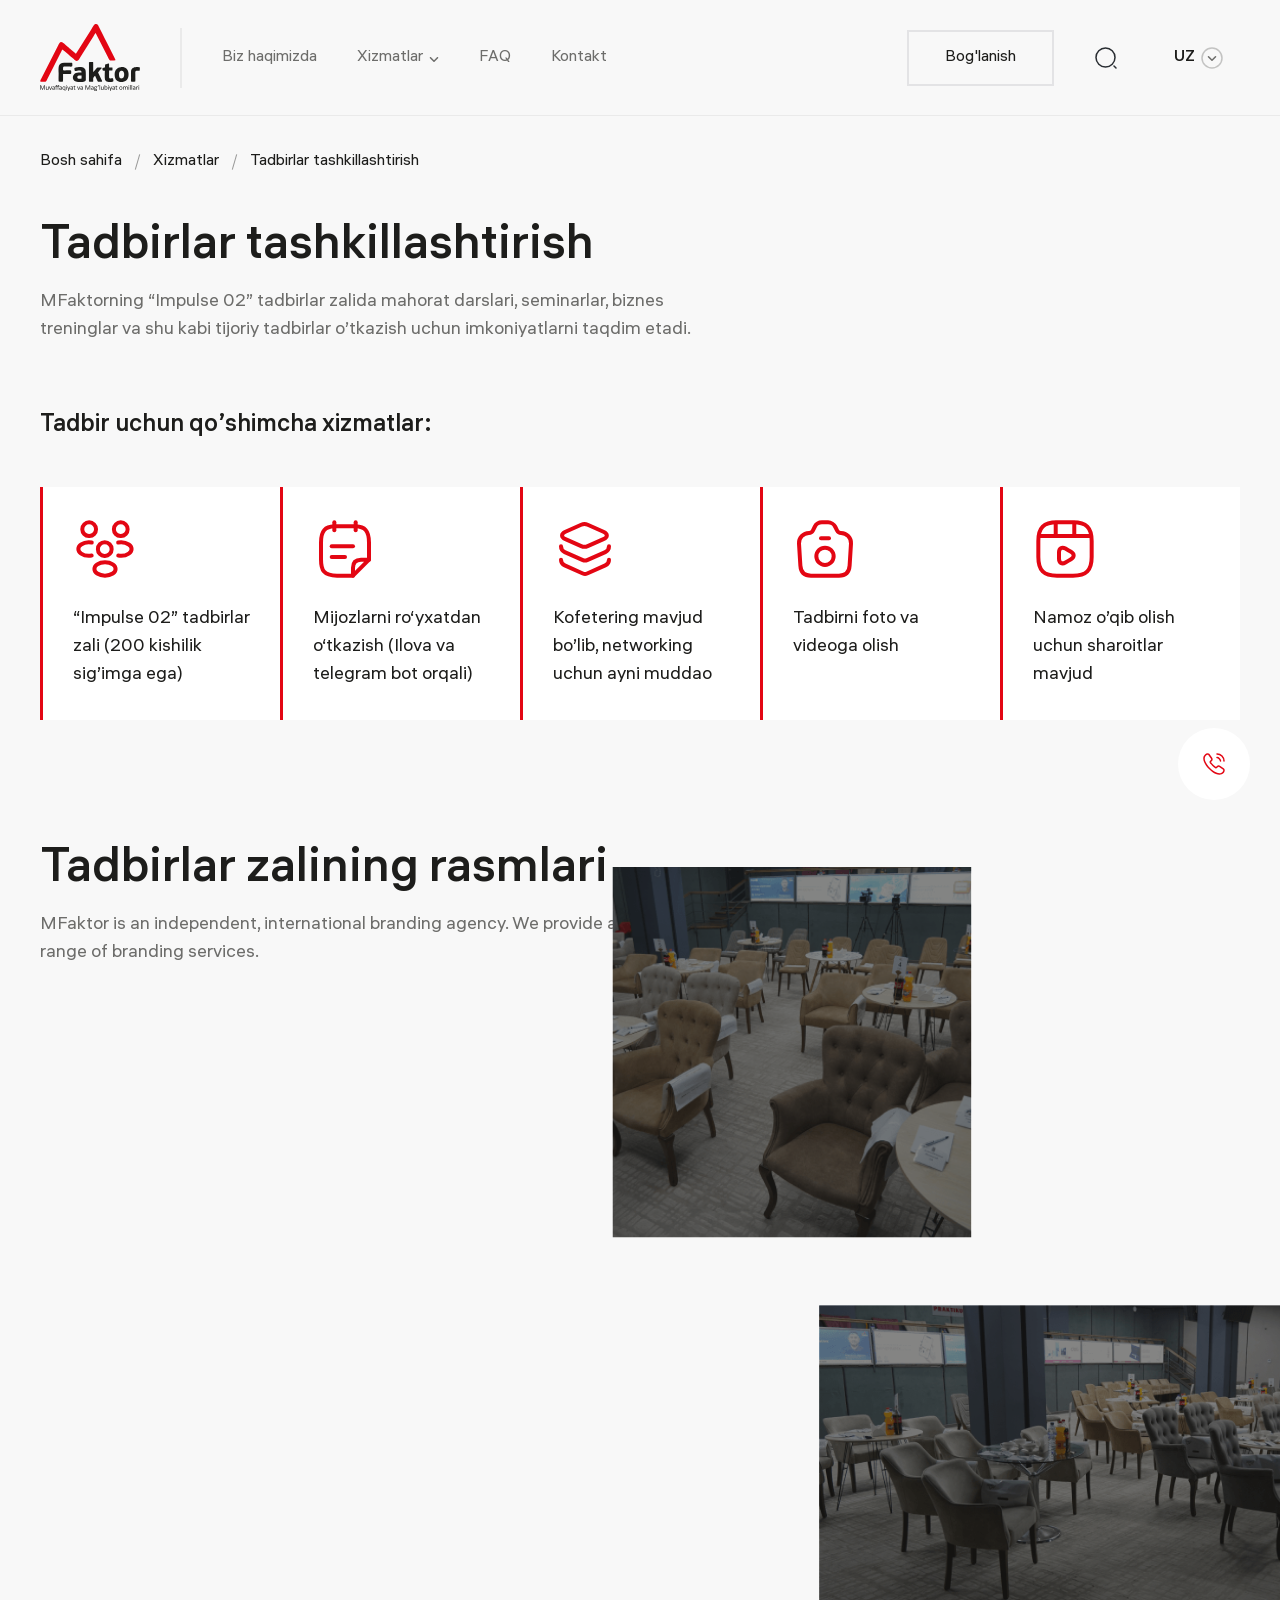
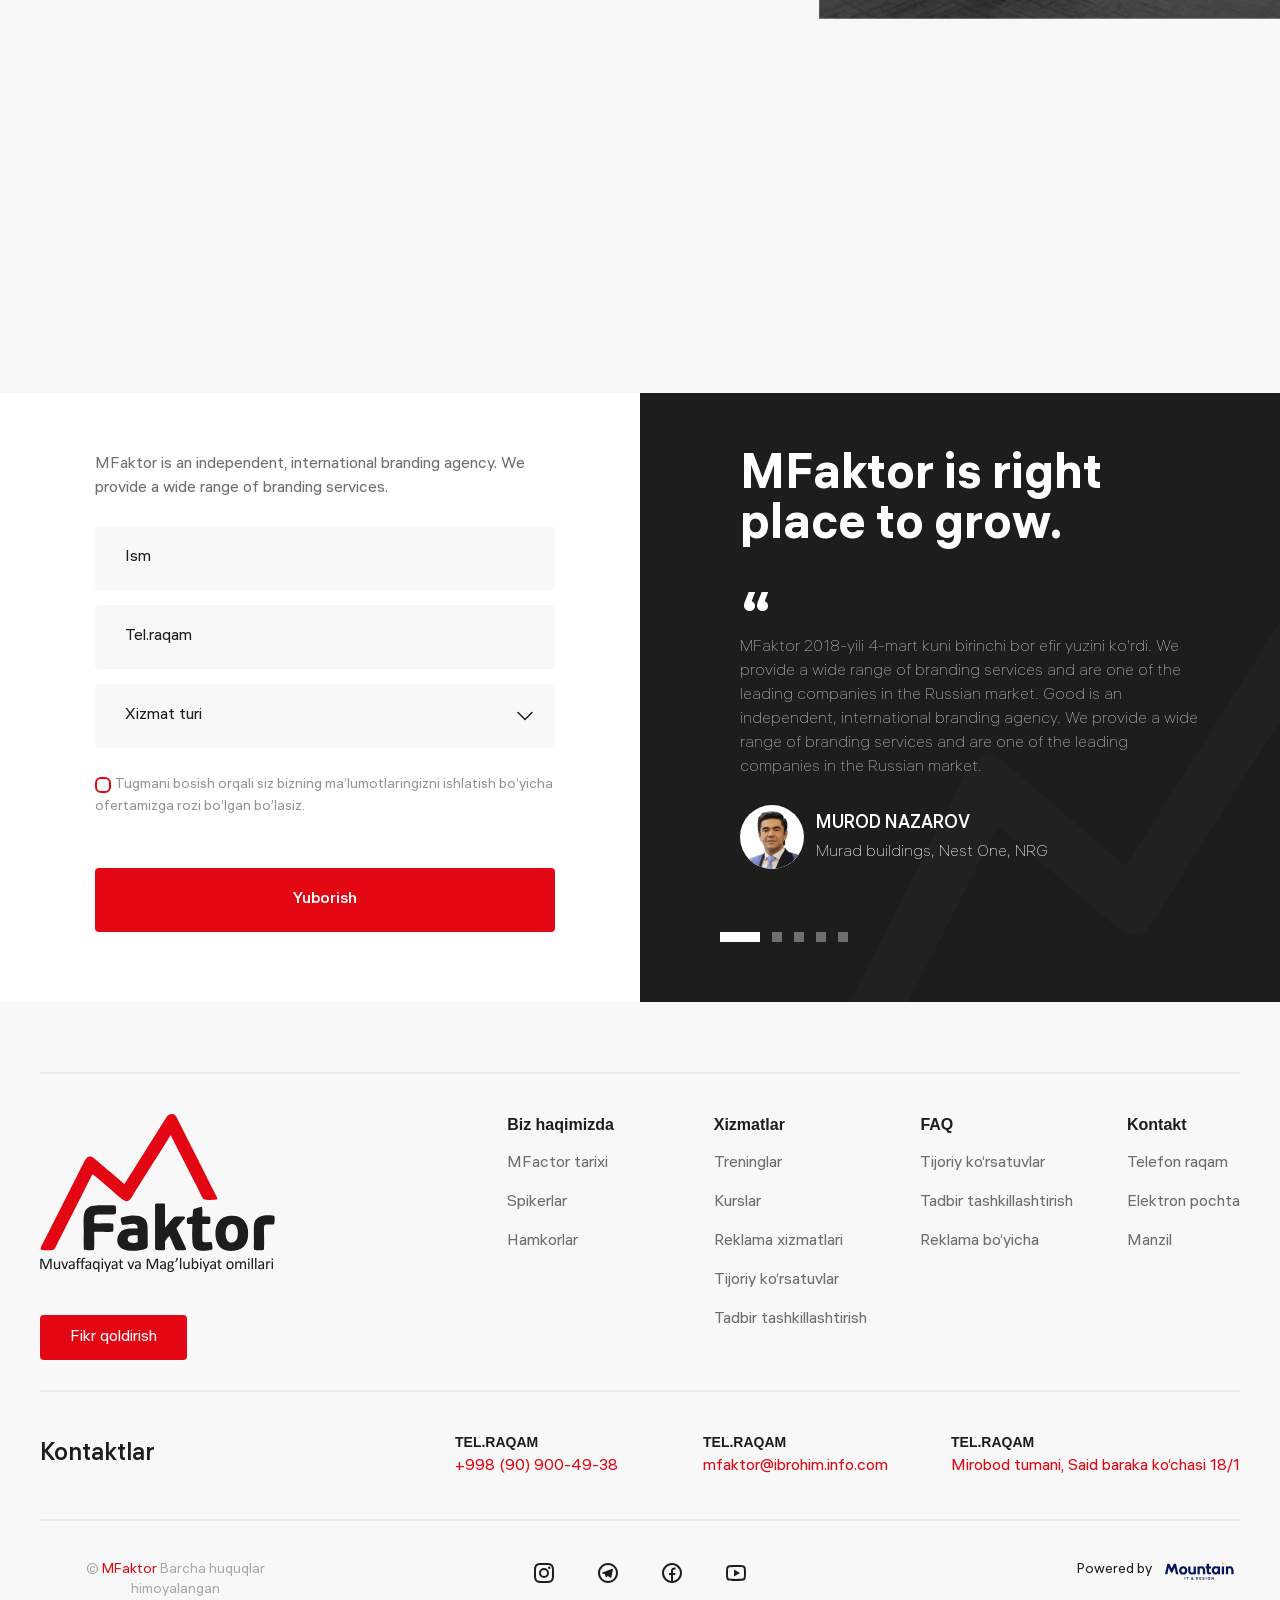
<file: layouts/events.html>
<!DOCTYPE html>
<html lang="en">
<head>
    <meta charset="UTF-8">
    <meta http-equiv="X-UA-Compatible" content="IE=edge" />
    <meta name="viewport" content="width=device-width, initial-scale=1.0" />
    <title>MFactor</title>
    
    <link rel="stylesheet" href="../assets/css/uikit.min.css"  media="all"/>
    <link rel="stylesheet" href="../assets/css/tailwind.css"  media="all"/>
    <link rel="stylesheet" href="../assets/sass/main.css" media="all">
    <link rel="icon" href="../assets/img/logos/Logo-white.svg">
</head>
<body>
    
    <div uk-sticky="show-on-up: true; animation: uk-animation-slide-top;" class="navbar">
        <header class="header absolute top-0 left-0 w-full z-10 border-b border-[#1d1d1b] bg-[#f8f8f8] border-opacity-[0.06]" uk-scrollspy="target: .animateRight; cls: uk-animation-slide-left-small; delay: 300;">
            
            <div class="uk-container uk-container-large">
                <nav class="uk-flex uk-flex-middle py-[24px]" uk-grid>
                    
                    <div class="uk-navbar-left">
                        <div class="uk-flex-middle" uk-grid>
                            <div>
                                <ul>
                                    <li>
                                        <a href="index.html">
                                            <img class="w-[65px] md:w-[100px] uk-animation-fade" src="../assets/img/logos/Logo-black.svg" alt="Logo">
                                        </a>
                                    </li>
                                </ul>
                            </div>
                            
                            <div class="uk-visible@l">
                                <div class="2xl:ml-[10px] 2xl:mr-[10px]">
                                    <hr class="border-none w-[2px] h-[60px] bg-[#1d1d1b] bg-opacity-[0.06]">
                                </div>
                            </div>
                            
                            <div class="uk-visible@l">
                                <ul class="uk-flex-middle 2xl:space-x-[30px]" uk-grid>
                                    <li class="text-[#1d1d1b]">
                                        <a href="about.html" class="font-400 text-[#1d1d1b] text-opacity-[0.64] hover-link uk-animation-fade">
                                            Biz haqimizda
                                        </a>
                                    </li>
                                    <li class="text-[#1d1d1b] nav-item">
                                        <a href="service.html" class="font-400 text-[#1d1d1b] text-opacity-[0.64] hover-link uk-flex uk-flex-middle uk-animation-fade">
                                            <span> Xizmatlar</span>
                                            <svg class="stroke-current ml-[6px] mt-[3px]" width="10" height="5" viewBox="0 0 10 5" fill="none" xmlns="http://www.w3.org/2000/svg">
                                                <path d="M8.5 0.75L5 4.25L1.5 0.75" stroke-width="1.5" stroke-linecap="round" stroke-linejoin="round"/>
                                            </svg>
                                        </a>
                                        <div uk-dropdown="pos: bottom-left; animation: uk-animation-slide-top-small; duration: 200" style="padding: 20px 30px 30px 24px;">
                                            <ul class="uk-nav uk-dropdown-nav">
                                                <li class="uk-parent">
                                                    <a href="./training.html" class="uk-flex uk-flex-middle uk-flex-between mt-[3px] text-lg 2xl:text-xl">
                                                        Treninglar
                                                        <img class="w-[16px] h-[10px] rotate-[-90deg]" src="../assets/img/svg/arrow-bottom.svg" alt="arrow">
                                                    </a>
                                                </li>
                                                <li class="uk-parent">
                                                    <a href="cours.html" class="uk-flex uk-flex-middle uk-flex-between mt-[3px] text-lg 2xl:text-xl 2xl:mt-[10px]">
                                                        Kurslar
                                                        <img class="w-[16px] h-[10px] rotate-[-90deg]" src="../assets/img/svg/arrow-bottom.svg" alt="arrow">
                                                    </a>
                                                </li>
                                                <li class="uk-parent">
                                                    <a href="add.html" class="uk-flex uk-flex-middle uk-flex-between mt-[3px] text-lg 2xl:text-xl 2xl:mt-[10px]">
                                                        Reklama xizmatlari
                                                        <img class="w-[16px] h-[10px] rotate-[-90deg]" src="../assets/img/svg/arrow-bottom.svg" alt="arrow">
                                                    </a>
                                                </li>
                                                <li class="uk-parent">
                                                    <a href="shows.html" class="uk-flex uk-flex-middle uk-flex-between mt-[3px] text-lg 2xl:text-xl 2xl:mt-[10px]">
                                                        Tijoriy ko‘rsatuvlar
                                                        <img class="w-[16px] h-[10px] rotate-[-90deg]" src="../assets/img/svg/arrow-bottom.svg" alt="arrow">
                                                    </a>
                                                </li>
                                                <li class="uk-parent">
                                                    <a href="events.html" class="uk-flex uk-flex-middle uk-flex-between mt-[3px] text-lg 2xl:text-xl 2xl:mt-[10px]">
                                                        Tadbirlar tashkillashtirish
                                                        <img class="w-[16px] h-[10px] rotate-[-90deg]" src="../assets/img/svg/arrow-bottom.svg" alt="arrow">
                                                    </a>
                                                </li>
                                            </ul>
                                        </div>
                                    </li>
                                    <li class="text-[#1d1d1b]">
                                        <a href="FAQ.html" class="font-400 text-[#1d1d1b] text-opacity-[0.64] hover-link uk-animation-fade">
                                            FAQ
                                        </a>
                                    </li>
                                    <li class="text-[#1d1d1b]">
                                        <a href="contact.html" class="font-400 text-[#1d1d1b] text-opacity-[0.64] hover-link uk-animation-fade">
                                            Kontakt
                                        </a>
                                    </li>
                                </ul>
                            </div>
                        </div>
                    </div>
                    
                    <div class="uk-navbar-right">
                        <div class="uk-flex-middle 2xl:space-x-[30px]" uk-grid>
                            <div class="text-[#1d1d1b] uk-visible@m">
                                <a href="contact.html" class="py-[14px] px-[36px] border-2 border-[#e3e3e5] hover-link text-[#1d1d1b] animBtnTop uk-animation-fade">
                                    Bog'lanish
                                </a>
                            </div>
                            <div class="uk-visible@l">
                                <div>
                                    <a href="#searchModal" uk-toggle>
                                        <img class="uk-animation-fade w-[24px] h-[24px]" src="../assets/img/svg/search.svg" alt="search">
                                    </a>
                                </div>
                            </div>

                            <div id="searchModal" uk-modal>
                                <div class="uk-modal-dialog uk-modal-body md:p-[30px]" uk-scrollspy="target: .animateLeft; uk-animation-slide-left; delay: 200">
                                    <div>
                                        <div class="flex items-center bg-[#f8f8f8]">
                                            <svg class="stroke-current ml-[15px]" width="20" height="20" viewBox="0 0 24 24" fill="none" xmlns="http://www.w3.org/2000/svg">
                                                <path d="M11.5 21C16.7467 21 21 16.7467 21 11.5C21 6.25329 16.7467 2 11.5 2C6.25329 2 2 6.25329 2 11.5C2 16.7467 6.25329 21 11.5 21Z" stroke-width="1.5" stroke-linecap="round" stroke-linejoin="round"/>
                                                <path d="M22 22L20 20" stroke-width="1.5" stroke-linecap="round" stroke-linejoin="round"/>
                                            </svg>                                                
                                            <input class="pl-[10px] mr-[20px] py-[15px] w-full focus:outline-none bg-[#f8f8f8] text-[#1d1d1b]" placeholder="Search" type="text">
                                        </div>
                                    </div>
                                    <h3 class="text-[16px] mt-[30px] text-[#1d1d1b] font-400 uk-text-uppercase mb-[5px] text-sm" style="font-family: ALS Hauss;">Xizmatlarimiz</h3>
                                    <ul class="p-[10px] uk-grid-small uk-child-width-1-1" uk-grid>
                                        <li class="uk-parent text-[#1d1d1b] animateLeft">
                                            <a href="training.html" class="hover-link">
                                                Treninglar
                                            </a>
                                        </li>
                                        <li class="uk-parent text-[#1d1d1b] animateLeft">
                                            <a href="cours.html" class="hover-link">
                                                Kurslar
                                            </a>
                                        </li>
                                        <li class="uk-parent text-[#1d1d1b]">
                                            <a href="add.html" class="hover-link">
                                                Reklama xizmatlari
                                            </a>
                                        </li>
                                        <li class="uk-parent text-[#1d1d1b]">
                                            <a href="shows.html" class="hover-link">
                                                Tijoriy ko‘rsatuvlar
                                            </a>
                                        </li>
                                        <li class="uk-parent text-[#1d1d1b]">
                                            <a href="events.html" class="hover-link">
                                                Tadbirlar tashkillashtirish
                                            </a>
                                        </li>
                                    </ul>
                                </div>
                            </div>

                            <div class="uk-visible@l">
                                <div class="">
                                    <a href="#" class="nav-link uk-animation-fade hover:text-[#1d1d1b] hover:no-underline text-[#1d1d1b] lang inline-flex font-500 items-center px-4" uk-scrollspy="cls: uk-animation-slide-right; delay: 200;" style="animation-duration: .8s;">
                                        UZ
                                        <svg class="stroke-current ml-[5px]" width="24" height="24" viewBox="0 0 24 24" fill="none" xmlns="http://www.w3.org/2000/svg">
                                            <path opacity="0.24" d="M12 22C17.5228 22 22 17.5228 22 12C22 6.47715 17.5228 2 12 2C6.47715 2 2 6.47715 2 12C2 17.5228 6.47715 22 12 22Z" stroke-width="1.5" stroke-miterlimit="10" stroke-linecap="round" stroke-linejoin="round"/>
                                            <path opacity="0.64" d="M8.47021 10.74L12.0002 14.26L15.5302 10.74" stroke-width="1.5" stroke-linecap="round" stroke-linejoin="round"/>
                                        </svg>
                                    </a>
                                    <div class="uk-padding-remove rounded-[4px]" style="min-width: 100px;" uk-dropdown="pos: bottom-justify;animation: uk-animation-slide-top-small; duration: 200; mode: click">
                                        
                                        <ul class="uk-grid uk-grid-small uk-flex-middle uk-flex-column uk-padding-small" uk-grid >
                                            <li class="uk-width-auto text-[#1d1d1b]">
                                                <a href="https://estetclinic.uz/ru" class="hover-link text-[#1d1d1b] font-500">
                                                    RU
                                                </a>
                                            </li>
                                            <li class="uk-width-auto text-[#1d1d1b]">
                                                <a href="https://estetclinic.uz/en" class="hover-link text-[#1d1d1b] font-500">
                                                    EN
                                                </a>
                                            </li>
                                        </ul>
                                    </div>
                                </div>
                            </div>
                            
                            <div class="uk-hidden@l">
                                <div class="text-[#1d1d1b]">
                                    <a href="javascript:void(0);" uk-toggle="target: #offcanvas-flip" class="text-[#1d1d1b] hover-link">
                                        <ul class="uk-flex uk-flex-column space-y-[2px]">
                                            <li>
                                                <hr class="border-none w-[16px] h-[2px] bg-[#1d1d1b]">
                                            </li>
                                            <li>
                                                <hr class="border-none w-[16px] h-[2px] bg-[#1d1d1b]">
                                            </li>
                                            <li>
                                                <hr class="border-none w-[16px] h-[2px] bg-[#1d1d1b]">
                                            </li>
                                        </ul>                                           
                                    </a>
                                </div>
                                
                                <div id="offcanvas-flip" uk-offcanvas="flip: true; overlay: true">
                                    <div class="uk-offcanvas-bar">
                                        
                                        <div class="uk-flex uk-flex-right">
                                            <button class="uk-offcanvas-close" type="button" uk-close>
                                                <svg  xmlns="http://www.w3.org/2000/svg" viewBox="0 0 24 24" width="24" height="24"><path fill="none" d="M0 0h24v24H0z"/><path d="M12 10.586l4.95-4.95 1.414 1.414-4.95 4.95 4.95 4.95-1.414 1.414-4.95-4.95-4.95 4.95-1.414-1.414 4.95-4.95-4.95-4.95L7.05 5.636z"/></svg>
                                            </button>
                                        </div>
                                        
                                        <ul class="mt-[20px] items-end uk-flex-column uk-grid-small uk-text-uppercase uk-child-width-1-1" uk-grid uk-scrollspy="target: .animBottom; cls: uk-animation-slide-top-small; delay: 100; repeat: true">
                                            <li class="uk-flex uk-flex-right">
                                                <a href="service.html" class="font-400 animBottom">
                                                    Xizmatlar
                                                </a>
                                            </li>
                                            <div>
                                                <hr class="border-none w-full h-[1px] bg-[#fff] bg-opacity-[0.06]">
                                            </div>
                                            <li class="uk-flex uk-flex-right">
                                                <a href="about.html" class="font-400 animBottom">
                                                    Biz haqimizda
                                                </a>
                                            </li>
                                            <div>
                                                <hr class="border-none w-full h-[1px] bg-[#fff] bg-opacity-[0.06]">
                                            </div>
                                            <li class="uk-flex uk-flex-right">
                                                <a href="cours.html" class="font-400 animBottom">
                                                    Kurslar
                                                </a>
                                            </li>
                                            <div>
                                                <hr class="border-none w-full h-[1px] bg-[#fff] bg-opacity-[0.06]">
                                            </div>
                                            <li class="uk-flex uk-flex-right">
                                                <a href="training.html" class="font-400 animBottom">
                                                    Treninglar
                                                </a>
                                            </li>
                                            <div>
                                                <hr class="border-none w-full h-[1px] bg-[#fff] bg-opacity-[0.06]">
                                            </div>
                                            <li class="uk-flex uk-flex-right">
                                                <a href="shows.html" class="font-400 animBottom">
                                                    Tijoriy ko‘rsatuvlar
                                                </a>
                                            </li>
                                            <div>
                                                <hr class="border-none w-full h-[1px] bg-[#fff] bg-opacity-[0.06]">
                                            </div>
                                            <li class="uk-flex uk-flex-right">
                                                <a href="events.html" class="font-400 animBottom">
                                                    Tadbirlar tashkillashtirish
                                                </a>
                                            </li>
                                            <div>
                                                <hr class="border-none w-full h-[1px] bg-[#fff] bg-opacity-[0.06]">
                                            </div>
                                            <li class="uk-flex uk-flex-right">
                                                <a href="add.html" class="font-400 animBottom">
                                                    Reklama xizmatlari
                                                </a>
                                            </li>
                                            <div>
                                                <hr class="border-none w-full h-[1px] bg-[#fff] bg-opacity-[0.06]">
                                            </div>
                                            <li class="uk-flex uk-flex-right">
                                                <a href="contact.html" class="font-400 animBottom">
                                                    Kontakt
                                                </a>
                                            </li>
                                            <div>
                                                <hr class="border-none w-full h-[1px] bg-[#fff] bg-opacity-[0.06]">
                                            </div>
                                            <li class="uk-flex uk-flex-right">
                                                <a href="FAQ.html" class="font-400 animBottom">
                                                    FAQ
                                                </a>
                                            </li>
                                            <div>
                                                <hr class="border-none w-full h-[1px] bg-[#fff] bg-opacity-[0.06]">
                                            </div>
                                            <li class="uk-flex uk-flex-right">
                                                <ul class="uk-grid-small uk-flex-middle" uk-grid>
                                                    <li class="text-[#fff]">
                                                        <a href="#" class="text-[#fff] font-400 hover-link animBottom">UZ</a>
                                                    </li>
                                                    <li>
                                                        <hr class="border-none w-[1px] h-[16px] bg-[#fff] bg-opacity-[0.06]">
                                                    </li>
                                                    <li class="text-[#fff]">
                                                        <a href="#" class="text-[#fff] font-400 hover-link animBottom">RU</a>
                                                    </li>
                                                    <li>
                                                        <hr class="border-none w-[1px] h-[16px] bg-[#fff] bg-opacity-[0.06]">
                                                    </li>
                                                    <li class="text-[#fff]">
                                                        <a href="#" class="text-[#fff] font-400 hover-link animBottom">EN</a>
                                                    </li>
                                                </ul>
                                            </li>
                                        </ul>
                                    </div>
                                </div>
                            </div>
                        </div>
                    </div>
                    
                    
                </nav>
            </div>
            
        </header>
    </div>
    
    <section class="uk-section mt-[90px] md:mt-[70px] bg-[#f8f8f8] z-[1] relative uk-padding-remove-bottom uk-overflow-hidden" uk-scrollspy="target: .animTop; cls: uk-animation-slide-bottom-medium; delay: 100">
        <div class="uk-container uk-container-large uk-margin-small-top pb-[30px] relative">
            
            <div>
                <ul class="uk-grid-small uk-flex-middle" uk-grid>
                    <li class="text-[#1d1d1b]">
                        <a href="index.html" class="text-[#1d1d1b] hover-link 2xl:text-lg">Bosh sahifa</a>
                    </li>
                    <li>
                        <hr class="border-none w-[1px] h-[16px] bg-[#1d1d1b] bg-opacity-[0.44] rotate-[16deg]">
                    </li>
                    <li class="text-[#1d1d1b]">
                        <a href="service.html" class="text-[#1d1d1b] hover-link 2xl:text-lg">Xizmatlar</a>
                    </li>
                    <li>
                        <hr class="border-none w-[1px] h-[16px] bg-[#1d1d1b] bg-opacity-[0.44] rotate-[16deg]">
                    </li>
                    <li class="text-[#1d1d1b]">
                        <p class="text-[#1d1d1b] hover-link 2xl:text-lg">Tadbirlar tashkillashtirish</p>
                    </li>
                </ul>
                
                <div class="mt-[43px] lg:w-[680px]">
                    <h2 class="heading-section animTop">Tadbirlar tashkillashtirish</h2>
                    <div class="mt-[10px]">
                        <p class="text-[#1d1d1b] text-opacity-[0.64] sm:text-lg 2xl:text-xl animTop">
                            MFaktorning “Impulse 02” tadbirlar zalida mahorat darslari, seminarlar, biznes treninglar va shu kabi tijoriy tadbirlar o’tkazish uchun imkoniyatlarni taqdim etadi.
                        </p>
                    </div>
                </div>

                <div class="mt-[43px] xl:mt-[65px]">
                    <h3 class="heading-fourth text-[#1d1d1b] animTop">Tadbir uchun qo’shimcha xizmatlar:</h3>
                    <ul class="uk-child-width-1-5@l uk-child-width-1-3@m uk-child-width-1-2@s uk-grid-collapse uk-grid-match course-course-section-wrapper mt-[23px]" uk-grid>
                        <li class="py-[30px] px-[30px] min-h-[230px] border-l-[3px] border-[#E30613] bg-[#fff] animTop">
                            <div class="uk-flex uk-flex-column">
                                <div>
                                    <img class="w-[64px] h-[64px] object-cover" loading="lazy" src="../assets/img/services/event/people-icon.svg" alt="people">
                                </div>
                                <div class="mt-[25px]">
                                    <hp class="sm:text-lg 2xl:text-xl text-[#1d1d1b]">
                                        “Impulse 02” tadbirlar zali (200 kishilik sig’imga ega)
                                    </hp>
                                </div>
                            </div>
                        </li>
                        <li class="py-[30px] px-[30px] min-h-[230px] border-l-[3px] border-[#E30613] bg-[#fff] animTop">
                            <div class="uk-flex uk-flex-column">
                                <div>
                                    <img class="w-[64px] h-[64px] object-cover" loading="lazy" src="../assets/img/services/event/note-icon.svg" alt="none">
                                </div>
                                <div class="mt-[25px]">
                                    <hp class="sm:text-lg 2xl:text-xl text-[#1d1d1b]">
                                        Mijozlarni ro‘yxatdan o‘tkazish (Ilova va telegram bot orqali)
                                    </hp>
                                </div>
                            </div>
                        </li>
                        <li class="py-[30px] px-[30px] min-h-[230px] border-l-[3px] border-[#E30613] bg-[#fff] animTop">
                            <div class="uk-flex uk-flex-column">
                                <div>
                                    <img class="w-[64px] h-[64px] object-cover" loading="lazy" src="../assets/img/svg/courses-modules-icon.svg" alt="modules">
                                </div>
                                <div class="mt-[25px]">
                                    <hp class="sm:text-lg 2xl:text-xl text-[#1d1d1b]">
                                        Kofetering mavjud bo’lib, networking uchun ayni muddao
                                    </hp>
                                </div>
                            </div>
                        </li>
                        <li class="py-[30px] px-[30px] min-h-[230px] border-l-[3px] border-[#E30613] bg-[#fff] animTop">
                            <div class="uk-flex uk-flex-column">
                                <div>
                                    <img class="w-[64px] h-[64px] object-cover" loading="lazy" src="../assets/img/services/event/camera-icon.svg" alt="camera">
                                </div>
                                <div class="mt-[25px]">
                                    <hp class="sm:text-lg 2xl:text-xl text-[#1d1d1b]">
                                        Tadbirni foto va videoga olish
                                    </hp>
                                </div>
                            </div>
                        </li>
                        <li class="py-[30px] px-[30px] min-h-[230px] border-l-[3px] border-[#E30613] bg-[#fff] animTop">
                            <div class="uk-flex uk-flex-column">
                                <div>
                                    <img class="w-[64px] h-[64px] object-cover" loading="lazy" src="../assets/img/services/event/video-play-icon.svg" alt="video">
                                </div>
                                <div class="mt-[25px]">
                                    <hp class="sm:text-lg 2xl:text-xl text-[#1d1d1b]">
                                        Namoz o’qib olish uchun sharoitlar mavjud
                                    </hp>
                                </div>
                            </div>
                        </li>
                    </ul>
                </div>
            </div>
        </div>
    </section>

    <section class="uk-section bg-[#f8f8f8]" uk-scrollspy="target: .animTop; cls: uk-animation-slide-bottom-medium; delay: 100">
        <div class="uk-container uk-container-large uk-margin-top">
            <div class="lg:w-[630px]">
                <h2 class="heading-section animTop">Tadbirlar zalining rasmlari</h2>
                <div class="mt-[10px]">
                    <p class="text-[#1d1d1b] text-opacity-[0.64] sm:text-lg 2xl:text-xl animTop">
                        MFaktor is an independent, international branding agency.
                        We provide a wide range of branding services.
                    </p>
                </div>
            </div>
            
            <div class="mt-[43px]">
                
                <div class="uk-grid-small uk-child-width-1-1 uk-visible@l" uk-grid>
                    
                    <div>
                        <div class="uk-grid-small uk-child-width-1-2" uk-grid>
                            <div uk-parallax="x: -300,0; opacity: 0,1; viewport: 0.4;" data-uk-scrollspy>
                                <div class="uk-thumbnav group">
                                    <div class="uk-active">
                                        <div class="uk-overflow-hidden">
                                            <img class="w-full max-h-[690px] course-gallery-list-wrapper-img-1 object-cover group-hover:scale-110 transition duration-500 delay-100" src="../assets/img/services/event/hall-gallery-1.png" alt="gallery" loading="lazy">
                                        </div>
                                    </div>
                                </div>
                            </div>
                            
                            <div>
                                <div class="uk-grid-small uk-child-width-1-1" uk-grid>
                                    <div>
                                        <div class="uk-child-width-1-2" uk-grid>
                                            <div uk-parallax="y: -100,0; scale: 1.3,1; viewport: 0.5;">
                                                <div class="uk-thumbnav group">
                                                    <div>
                                                        <div class="uk-overflow-hidden">
                                                            <img class="w-full max-h-[335px] h-[285px] 2xl:h-auto object-cover group-hover:scale-110 transition duration-500 delay-100" src="../assets/img/services/event/hall-gallery-2.png" alt="gallery" loading="lazy">
                                                        </div>
                                                    </div>
                                                </div>
                                            </div>
                                            <div uk-parallax="x: 300,0; y: -100,0; opacity: 0,1; viewport: 0.5;">
                                                <div class="uk-thumbnav group">
                                                    <div>
                                                        <div class="uk-overflow-hidden">
                                                            <img class="w-full max-h-[335px] h-[285px] 2xl:h-auto object-cover group-hover:scale-110 transition duration-500 delay-100" src="../assets/img/services/event/hall-gallery-3.png" alt="gallery" loading="lazy">
                                                        </div>
                                                    </div>
                                                </div>
                                            </div>
                                        </div>
                                    </div>
                                    <div uk-parallax="x: 200,0; scale: 1.1,1; viewport: 0.3;">
                                        <div class="uk-thumbnav group">
                                            <div>
                                                <div class="uk-overflow-hidden">
                                                    <img class="w-full max-h-[335px] lg:h-[285px] 2xl:h-auto object-cover group-hover:scale-110 transition duration-500 delay-100" src="../assets/img/services/event/hall-gallery-4.png" alt="gallery" loading="lazy">
                                                </div>
                                            </div>
                                        </div>
                                    </div>
                                </div>
                            </div>   
                        </div>
                    </div>
                    
                    <div>                 
                        <div class="uk-grid-small uk-child-width-1-2" uk-grid>
                            <div uk-parallax="y: 100,0; x: -100,0; opacity: 0,1; viewport: 0.3;">
                                <div class="uk-thumbnav group">
                                    <div>
                                        <div class="uk-overflow-hidden">
                                            <img class="w-full max-h-[335px] h-[285px] 2xl:h-auto object-cover group-hover:scale-110 transition duration-500 delay-100" src="../assets/img/services/event/hall-gallery-5.png" alt="gallery" loading="lazy">
                                        </div>
                                    </div>
                                </div>
                            </div>
                            
                            
                            <div>
                                <div class="uk-child-width-1-2 uk-grid-small" uk-grid>
                                    <div uk-parallax="y: 100,0; opacity: 0,1; viewport: 0.3;">
                                        <div class="uk-thumbnav group">
                                            <div>
                                                <div class="uk-overflow-hidden">
                                                    <img class="w-full max-h-[335px] h-[285px] 2xl:h-auto object-cover group-hover:scale-110 transition duration-500 delay-100" src="../assets/img/services/event/hall-gallery-6.png" alt="gallery" loading="lazy">
                                                </div>
                                            </div>
                                        </div>
                                    </div>
                                    
                                    <div uk-parallax="y: 100,0; x: 100,0; opacity: 0,1; viewport: 0.3;">
                                        <div class="uk-thumbnav group">
                                            <div>
                                                <div class="uk-overflow-hidden">
                                                    <img class="w-full max-h-[335px] h-[285px] 2xl:h-auto object-cover group-hover:scale-110 transition duration-500 delay-100" src="../assets/img/services/event/hall-gallery-7.png" alt="gallery" loading="lazy">
                                                </div>
                                            </div>
                                        </div>
                                    </div>
                                </div>
                            </div>
                        </div>
                    </div>
                    
                </div>
                
                <div class="uk-grid-small uk-child-width-1-1 uk-visible@m uk-hidden@l" uk-grid>
                    <div>
                        <div class="uk-grid-small uk-child-width-1-2 uk-grid-match uk-hidden@l" uk-grid>
                            <div>
                                <div class="uk-thumbnav">
                                    <div class="uk-active">
                                        <div>
                                            <img class="min-h-[555px]" src="../assets/img/services/event/hall-gallery-1.png" alt="gallery" loading="lazy">
                                        </div>
                                    </div>
                                </div>
                            </div>
                            
                            <div>
                                <div class="uk-grid-small uk-grid-match uk-child-width-1-1" uk-grid>
                                    <div>
                                        <div class="uk-thumbnav">
                                            <div>
                                                <div>
                                                    <img class="min-h-[265px] object-cover" src="../assets/img/services/event/hall-gallery-4.png" alt="gallery" loading="lazy">
                                                </div>
                                            </div>
                                        </div>
                                    </div>
                                    
                                    <div>
                                        <div class="uk-thumbnav">
                                            <div>
                                                <div>
                                                    <img class="min-h-[265px] object-cover" src="../assets/img/services/event/hall-gallery-5.png" alt="gallery" loading="lazy">
                                                </div>
                                            </div>
                                        </div>
                                    </div>
                                </div>
                            </div>
                        </div>
                    </div>
                    
                    <div>
                        <div class="uk-grid-small uk-child-width-1-4 uk-thumbnav" uk-grid>
                            <div>
                                <div>
                                    <img class="min-h-[265px] object-cover" src="../assets/img/services/event/hall-gallery-2.png" alt="gallery" loading="lazy">
                                </div>
                            </div>
                            <div>
                                <div>
                                    <img class="min-h-[265px] object-cover" src="../assets/img/services/event/hall-gallery-3.png" alt="gallery" loading="lazy">
                                </div>
                            </div>
                            <div>
                                <div>
                                    <img class="min-h-[265px] object-cover" src="../assets/img/services/event/hall-gallery-6.png" alt="gallery" loading="lazy">
                                </div>
                            </div>
                            <div>
                                <div>
                                    <img class="min-h-[265px] object-cover" src="../assets/img/services/event/hall-gallery-7.png" alt="gallery" loading="lazy">
                                </div>
                            </div>
                        </div>
                    </div>
                </div>
                
                <div class="uk-grid-small uk-child-width-1-1 uk-hidden@m" uk-grid>
                    <div>
                        <img class="uk-width-1-1 h-auto object-cover" src="../assets/img/services/event/hall-gallery-1.png" alt="gallery" loading="lazy">
                    </div>
                    
                    <div>
                        <div class="uk-grid-small uk-child-width-1-2" uk-grid>
                            <div>
                                <img class="uk-width-1-1 h-auto object-cover" src="../assets/img/services/event/hall-gallery-2.png" alt="gallery" loading="lazy">
                            </div>
                            <div>
                                <img class="uk-width-1-1 h-auto object-cover" src="../assets/img/services/event/hall-gallery-3.png" alt="gallery" loading="lazy">
                            </div>
                        </div>
                    </div>

                    <div>
                        <img class="uk-width-1-1 h-auto object-cover" src="../assets/img/services/event/hall-gallery-4.png" alt="gallery" loading="lazy">
                    </div>

                    <div>
                        <div class="uk-grid-small uk-child-width-1-2" uk-grid>
                            <div>
                                <img class="uk-width-1-1 h-auto object-cover" src="../assets/img/services/event/hall-gallery-6.png" alt="gallery" loading="lazy">
                            </div>
                            <div>
                                <img class="uk-width-1-1 h-auto object-cover" src="../assets/img/services/event/hall-gallery-7.png" alt="gallery" loading="lazy">
                            </div>
                        </div>
                    </div>

                    <div>
                        <img class="uk-width-1-1 h-auto object-cover" src="../assets/img/services/event/hall-gallery-5.png" alt="gallery" loading="lazy">
                    </div>
                </div>
                
            </div>
        </div>
    </section>
    
    <section class="uk-section uk-padding-remove-vertical add-form-section" uk-scrollspy="target: .animFade; cls: uk-animation-fade; delay: 100">
        <div class="uk-grid-collapse uk-child-width-1-2@l uk-child-height-1-1 uk-flex-wrap-reverse" uk-grid>
            <div class="bg-[#fff] uk-padding animFade">
                <div class="uk-container uk-container-large">
                    <div class="uk-width-1-1 uk-flex uk-flex-center" style="z-index: 1;">
                        <div class="sm:w-[440px] xl:w-[460px] 2xl:w-[540px] uk-flex uk-flex-center uk-margin-small-left 2xl:pl-[40px]">
                            <div class="py-[20px]">
                                <form method="post" action="" class="form uk-grid uk-grid-small uk-flex-column uk-flex-center bg-[#fff] rounded-[4px]" uk-grid>
                                    <div>
                                        <p class="text-[#1d1d1b] text-opacity-[0.64] 2xl:text-lg uk-margin-small-bottom">MFaktor is an independent, international branding agency. We provide a wide range of branding services.</p>
                                    </div>
                                    <div>
                                        
                                        <div class="uk-grid uk-grid-small uk-child-width-1-1 uk-position-relative" uk-grid>
                                            <div>
                                                <input type="text" placeholder="Ism" class="2xl:text-lg text-[#1d1d1b] bg-[#f8f8f8] w-full form-input style-btn focus:outline-none 2xl:mt-[6px]" required>
                                            </div>
                                            <div>
                                                <input type="text" placeholder="Tel.raqam" class="2xl:text-lg text-[#1d1d1b] bg-[#f8f8f8] w-full form-input style-btn focus:outline-none 2xl:mt-[6px]" required>
                                            </div>
                                            <div>
                                                <div class="2xl:mt-[6px]">
                                                    <select class="uk-select">
                                                        <option value="" disabled selected>Xizmat turi</option>
                                                        <option value="1">Treinglar</option>
                                                        <option value="2">Kurslar</option>
                                                        <option value="3">Reklama xizmatlari</option>
                                                        <option value="4">Tijoriy ko‘rsatuvlar</option>
                                                        <option value="5">Tadbirlar tashkillashtirish</option>
                                                    </select>
                                                </div>
                                            </div>
                                            <div>
                                                <div class="mt-[12px]">
                                                    <label class="relative cursor-pointer">
                                                        <input class="uk-checkbox absolute top-[6px] left-0" id="formcheck" type="checkbox" required>
                                                        <p class="w-full text-sm text-[#1d1d1b] text-opacity-[0.48] m-0 leading-[22px]">
                                                            <span class="ml-[20px]">Tugmani</span> bosish orqali siz bizning ma’lumotlaringizni
                                                            ishlatish bo’yicha ofertamizga rozi bo’lgan bo’lasiz.
                                                        </p>
                                                    </label>
                                                </div>
                                            </div>
                                            <div>
                                                <button class="bg-[#E30613] text-[#fff] w-full style-btn mt-[34px] font-500 2xl:text-lg hover:animate-pulse">Yuborish</button>
                                            </div>
                                        </div>
                                    </div>
                                </form>
                            </div>
                        </div>
                    </div>
                </div>
            </div>
            
            <div class="bg-[#1d1d1b] uk-padding relative animFade">
                <img class="absolute bottom-0 right-0" src="../assets/img/svg/add-back-vektor.svg" alt="vector">
                <div class="uk-container uk-container-large">                        
                    <div uk-slider="autoplay: true">
                        <div class="uk-position-relative">
                            <div class="uk-slider-container">
                                <ul class="uk-slider-items uk-child-width-1-1">
                                    <li>
                                        <div class=" 2xl:w-[600px]">
                                            <div class="py-[20px] lg:pl-[20px] uk-flex uk-flex-column">
                                                <div>
                                                    <h2 class="text-[48px] 2xl:text-[66px] m-0 leading-[50px] 2xl:leading-[70px] text-[#fff] font-bold" style="font-family: 'ALS Hauss';">
                                                        MFaktor is right
                                                        place to grow.
                                                    </h2>
                                                </div>
                                                <div class="flex flex-col space-y-[48px] mt-[25px]">
                                                    <span class="text-[60px] text-[#fff] font-bold h-[10px]">“</span>
                                                    <p class="2xl:text-lg text-[#fff] text-opacity-[0.72] font-thin">
                                                        MFaktor 2018-yili 4-mart kuni birinchi bor efir yuzini ko'rdi. We provide a wide range of branding services and  are one of the leading companies in the Russian market. Good is an independent, international branding agency.  We provide a wide range of branding services and are one of the leading companies in the Russian market.
                                                    </p>
                                                </div>
                                                <div class="mt-[25px] flex items-center">
                                                    <div>
                                                        <img class="rounded-full w-[64px] h-[64px] object-cover bg-[#fff] bg-center object-center" src="../assets/img/services/add/murad-nazarov.png" alt="customer">
                                                    </div>
                                                    <div class="ml-[12px]">
                                                        <h5 class="sm:text-lg uk-text-uppercase font-500 text-[#fff]" style="font-family: 'ALS Hauss';">murod nazarov</h5>
                                                        <p class="text-sm sm:text-[16px] font-thin text-[#fff] mt-[4px]">Murad buildings, Nest One, NRG</p>
                                                    </div>
                                                </div>
                                            </div>
                                        </div>
                                    </li>
                                    <li>
                                        <div class=" 2xl:w-[600px]">
                                            <div class="py-[20px] lg:pl-[20px] uk-flex uk-flex-column">
                                                <div>
                                                    <h2 class="text-[48px] 2xl:text-[66px] m-0 leading-[50px] 2xl:leading-[70px] text-[#fff] font-bold" style="font-family: 'ALS Hauss';">
                                                        MFaktor is right
                                                        place to grow.
                                                    </h2>
                                                </div>
                                                <div class="flex flex-col space-y-[48px] mt-[25px]">
                                                    <span class="text-[60px] text-[#fff] font-bold h-[10px]">“</span>
                                                    <p class="2xl:text-lg text-[#fff] text-opacity-[0.72] font-thin">
                                                        MFaktor 2018-yili 4-mart kuni birinchi bor efir yuzini ko'rdi. We provide a wide range of branding services and  are one of the leading companies in the Russian market. Good is an independent, international branding agency.  We provide a wide range of branding services and are one of the leading companies in the Russian market.
                                                    </p>
                                                </div>
                                                <div class="mt-[25px] flex items-center">
                                                    <div>
                                                        <img class="rounded-full w-[64px] h-[64px] object-cover bg-[#fff] bg-center object-center" src="../assets/img/services/add/murad-nazarov.png" alt="customer">
                                                    </div>
                                                    <div class="ml-[12px]">
                                                        <h5 class="sm:text-lg uk-text-uppercase font-500 text-[#fff]" style="font-family: 'ALS Hauss';">murod nazarov</h5>
                                                        <p class="text-sm sm:text-[16px] font-thin text-[#fff] mt-[4px]">Murad buildings, Nest One, NRG</p>
                                                    </div>
                                                </div>
                                            </div>
                                        </div>
                                    </li>
                                    <li>
                                        <div class=" 2xl:w-[600px]">
                                            <div class="py-[20px] lg:pl-[20px] uk-flex uk-flex-column">
                                                <div>
                                                    <h2 class="text-[48px] 2xl:text-[66px] m-0 leading-[50px] 2xl:leading-[70px] text-[#fff] font-bold" style="font-family: 'ALS Hauss';">
                                                        MFaktor is right
                                                        place to grow.
                                                    </h2>
                                                </div>
                                                <div class="flex flex-col space-y-[48px] mt-[25px]">
                                                    <span class="text-[60px] text-[#fff] font-bold h-[10px]">“</span>
                                                    <p class="2xl:text-lg text-[#fff] text-opacity-[0.72] font-thin">
                                                        MFaktor 2018-yili 4-mart kuni birinchi bor efir yuzini ko'rdi. We provide a wide range of branding services and  are one of the leading companies in the Russian market. Good is an independent, international branding agency.  We provide a wide range of branding services and are one of the leading companies in the Russian market.
                                                    </p>
                                                </div>
                                                <div class="mt-[25px] flex items-center">
                                                    <div>
                                                        <img class="rounded-full w-[64px] h-[64px] object-cover bg-[#fff] bg-center object-center" src="../assets/img/services/add/murad-nazarov.png" alt="customer">
                                                    </div>
                                                    <div class="ml-[12px]">
                                                        <h5 class="sm:text-lg uk-text-uppercase font-500 text-[#fff]" style="font-family: 'ALS Hauss';">murod nazarov</h5>
                                                        <p class="text-sm sm:text-[16px] font-thin text-[#fff] mt-[4px]">Murad buildings, Nest One, NRG</p>
                                                    </div>
                                                </div>
                                            </div>
                                        </div>
                                    </li>
                                    <li>
                                        <div class=" 2xl:w-[600px]">
                                            <div class="py-[20px] lg:pl-[20px] uk-flex uk-flex-column">
                                                <div>
                                                    <h2 class="text-[48px] 2xl:text-[66px] m-0 leading-[50px] 2xl:leading-[70px] text-[#fff] font-bold" style="font-family: 'ALS Hauss';">
                                                        MFaktor is right
                                                        place to grow.
                                                    </h2>
                                                </div>
                                                <div class="flex flex-col space-y-[48px] mt-[25px]">
                                                    <span class="text-[60px] text-[#fff] font-bold h-[10px]">“</span>
                                                    <p class="2xl:text-lg text-[#fff] text-opacity-[0.72] font-thin">
                                                        MFaktor 2018-yili 4-mart kuni birinchi bor efir yuzini ko'rdi. We provide a wide range of branding services and  are one of the leading companies in the Russian market. Good is an independent, international branding agency.  We provide a wide range of branding services and are one of the leading companies in the Russian market.
                                                    </p>
                                                </div>
                                                <div class="mt-[25px] flex items-center">
                                                    <div>
                                                        <img class="rounded-full w-[64px] h-[64px] object-cover bg-[#fff] bg-center object-center" src="../assets/img/services/add/murad-nazarov.png" alt="customer">
                                                    </div>
                                                    <div class="ml-[12px]">
                                                        <h5 class="sm:text-lg uk-text-uppercase font-500 text-[#fff]" style="font-family: 'ALS Hauss';">murod nazarov</h5>
                                                        <p class="text-sm sm:text-[16px] font-thin text-[#fff] mt-[4px]">Murad buildings, Nest One, NRG</p>
                                                    </div>
                                                </div>
                                            </div>
                                        </div>
                                    </li>
                                    <li>
                                        <div class=" 2xl:w-[600px]">
                                            <div class="py-[20px] lg:pl-[20px] uk-flex uk-flex-column">
                                                <div>
                                                    <h2 class="text-[48px] 2xl:text-[66px] m-0 leading-[50px] 2xl:leading-[70px] text-[#fff] font-bold" style="font-family: 'ALS Hauss';">
                                                        MFaktor is right
                                                        place to grow.
                                                    </h2>
                                                </div>
                                                <div class="flex flex-col space-y-[48px] mt-[25px]">
                                                    <span class="text-[60px] text-[#fff] font-bold h-[10px]">“</span>
                                                    <p class="2xl:text-lg text-[#fff] text-opacity-[0.72] font-thin">
                                                        MFaktor 2018-yili 4-mart kuni birinchi bor efir yuzini ko'rdi. We provide a wide range of branding services and  are one of the leading companies in the Russian market. Good is an independent, international branding agency.  We provide a wide range of branding services and are one of the leading companies in the Russian market.
                                                    </p>
                                                </div>
                                                <div class="mt-[25px] flex items-center">
                                                    <div>
                                                        <img class="rounded-full w-[64px] h-[64px] object-cover bg-[#fff] bg-center object-center" src="../assets/img/services/add/murad-nazarov.png" alt="customer">
                                                    </div>
                                                    <div class="ml-[12px]">
                                                        <h5 class="sm:text-lg uk-text-uppercase font-500 text-[#fff]" style="font-family: 'ALS Hauss';">murod nazarov</h5>
                                                        <p class="text-sm sm:text-[16px] font-thin text-[#fff] mt-[4px]">Murad buildings, Nest One, NRG</p>
                                                    </div>
                                                </div>
                                            </div>
                                        </div>
                                    </li>
                                </ul>
                            </div>
                        </div>
                        <ul class="uk-slider-nav uk-dotnav uk-flex-center uk-margin"></ul>
                    </div>
                </div>
            </div>
        </div>
    </section>
    
    <footer class="uk-section bg-[#f8f8f8] uk-padding-remove-bottom uk-overflow-hidden">
        <div class="uk-container uk-container-large">
            <div class="border-t-2 border-b-2 border-[#1d1d1b] border-opacity-[0.06]">
                <div class="uk-padding uk-padding-remove-horizontal uk-flex-between@m uk-text-center uk-text-left@m" uk-grid>
                    <div class="uk-width-expand@m">
                        <div class="uk-grid-small uk-flex-column" uk-grid>
                            <div>
                                <a href="index.html" class="uk-display-inline-block">
                                    <img class="w-[120px] sm:w-[235px]" src="../assets/img/logos/Logo-black.svg" alt="logo" loading="lazy">
                                </a>
                            </div>
                            <div class="uk-visible@m">
                                <div class="mt-[30px] text-[#fff]">
                                    <a href="#" class="btn-small bg-[#E30613] hover:animate-pulse hover-link text-[#fff]">
                                        <span class="bg"></span>
                                        Fikr qoldirish
                                    </a>
                                </div>
                            </div>
                        </div>
                    </div>
                    <div class="uk-width-1-6@l uk-width-1-5@m">
                        <ul class="uk-grid-small uk-flex-column" uk-grid>
                            <li>
                                <h4 class="text-[#1d1d1b] font-bold">Biz haqimizda</h4>
                            </li>
                            <li class="text-[#1d1d1b]">
                                <a href="./about.html#aboutStory" class="text-[#1d1d1b] text-opacity-[0.64] hover-link">
                                    MFactor tarixi
                                </a>
                            </li>
                            <li class="text-[#1d1d1b]">
                                <a href="./about.html#aboutSpeakers" class="text-[#1d1d1b] text-opacity-[0.64] hover-link">
                                    Spikerlar
                                </a>
                            </li>
                            <li class="text-[#1d1d1b]">
                                <a href="./about.html#aboutPartners" class="text-[#1d1d1b] text-opacity-[0.64] hover-link">
                                    Hamkorlar
                                </a>
                            </li>
                        </ul>
                    </div>
                    <div class="uk-width-1-6@l uk-width-1-5@m">
                        <ul class="uk-grid-small uk-flex-column" uk-grid>
                            <li>
                                <h4 class="text-[#1d1d1b] font-bold">Xizmatlar</h4>
                            </li>
                            <li class="text-[#1d1d1b]">
                                <a href="training.html" class="text-[#1d1d1b] text-opacity-[0.64] hover-link">
                                    Treninglar
                                </a>
                            </li>
                            <li class="text-[#1d1d1b]">
                                <a href="cours.html" class="text-[#1d1d1b] text-opacity-[0.64] hover-link">
                                    Kurslar
                                </a>
                            </li>
                            <li class="text-[#1d1d1b]">
                                <a href="add.html" class="text-[#1d1d1b] text-opacity-[0.64] hover-link">
                                    Reklama xizmatlari
                                </a>
                            </li>
                            <li class="text-[#1d1d1b]">
                                <a href="shows.html" class="text-[#1d1d1b] text-opacity-[0.64] hover-link">
                                    Tijoriy ko‘rsatuvlar
                                </a>
                            </li>
                            <li class="text-[#1d1d1b]">
                                <a href="events.html" class="text-[#1d1d1b] text-opacity-[0.64] hover-link">
                                    Tadbir tashkillashtirish
                                </a>
                            </li>
                        </ul>
                    </div>
                    <div class="uk-width-1-6@l uk-width-1-5@m">
                        <ul class="uk-grid-small uk-flex-column" uk-grid>
                            <li>
                                <h4 class="text-[#1d1d1b] font-bold">FAQ</h4>
                            </li>
                            <li class="text-[#1d1d1b]">
                                <a href="./FAQ.html#commercialShows" class="text-[#1d1d1b] text-opacity-[0.64] hover-link">
                                    Tijoriy ko‘rsatuvlar
                                </a>
                            </li>
                            <li class="text-[#1d1d1b]">
                                <a href="./FAQ.html#eventOrganization" class="text-[#1d1d1b] text-opacity-[0.64] hover-link">
                                    Tadbir tashkillashtirish
                                </a>
                            </li>
                            <li class="text-[#1d1d1b]">
                                <a href="./FAQ.html#adServices" class="text-[#1d1d1b] text-opacity-[0.64] hover-link">
                                    Reklama bo‘yicha
                                </a>
                            </li>
                        </ul>
                    </div>
                    <div class="uk-width-auto@m uk-width-1-1">
                        <ul class="uk-grid-small uk-flex-column" uk-grid>
                            <li>
                                <h4 class="text-[#1d1d1b] font-bold">Kontakt</h4>
                            </li>
                            <li class="text-[#1d1d1b]">
                                <a href="#" class="text-[#1d1d1b] text-opacity-[0.64] hover-link">
                                    Telefon raqam
                                </a>
                            </li>
                            <li class="text-[#1d1d1b]">
                                <a href="#" class="text-[#1d1d1b] text-opacity-[0.64] hover-link">
                                    Elektron pochta
                                </a>
                            </li>
                            <li class="text-[#1d1d1b]">
                                <a href="#" class="text-[#1d1d1b] text-opacity-[0.64] hover-link">
                                    Manzil
                                </a>
                            </li>
                        </ul>
                    </div>
                    <div class="uk-hidden@m mx-auto mb-[15px]">
                        <div class="mt-[30px] text-[#fff]">
                            <a href="#" class="btn-small bg-[#E30613] hover-link text-[#fff]">Fikr qoldirish</a>
                        </div>
                    </div>
                </div>
            </div>
            <div class="border-b-2 border-[#1d1d1b] border-opacity-[0.06] uk-padding uk-padding-remove-horizontal">
                <div class="uk-flex-middle uk-text-center uk-text-left@m" uk-grid>
                    <div class="uk-width-expand@m">
                        <h3 class="heading-fourth text-[#1d1d1b]">Kontaktlar</h3>
                    </div>
                    <div class="uk-width-1-5@l uk-width-1-4@m">
                        <div>
                            <h5 class="text-sm text-[#1d1d1b] font-bold">TEL.RAQAM</h5>
                            <div class="mt-[3px] text-[#E30613]">
                                <a href="tel:+998909004938" class="2xl:text-lg text-[#E30613] hover-link hover:animate-pulse line-animation">+998 (90) 900-49-38</a>
                            </div>
                        </div>
                    </div>
                    <div class="uk-width-1-5@l uk-width-1-4@m">
                        <div>
                            <h5 class="text-sm text-[#1d1d1b] font-bold">TEL.RAQAM</h5>
                            <div class="mt-[3px] text-[#E30613]">
                                <a href="mailto:mfaktor@ibrohim.info.com" class="2xl:text-lg text-[#E30613] hover-link hover:animate-pulse line-animation">mfaktor@ibrohim.info.com</a>
                            </div>
                        </div>
                    </div>
                    <div class="uk-width-1-5@m uk-width-auto@l">
                        <div>
                            <h5 class="text-sm text-[#1d1d1b] font-bold">TEL.RAQAM</h5>
                            <div class="mt-[3px] text-[#E30613]">
                                <a href="#" class="2xl:text-lg text-[#E30613] hover-link hover:animate-pulse line-animation">Mirobod tumani, Said baraka ko‘chasi 18/1</a>
                            </div>
                        </div>
                    </div>
                </div>
            </div>
            <div>
                <div class="uk-padding uk-padding-remove-horizontal uk-flex-between@m uk-text-center" uk-grid>
                    <!-- mobile's socials -->
                    <div class="uk-hidden@m mx-auto">
                        <ul class="uk-grid uk-flex-middle" uk-grid>
                            <li>
                                <a href="#">
                                    <img class="w-[24px] h-[24px]" src="../assets/img/svg/instagram.svg" alt="instagram">
                                </a>
                            </li>
                            <li>
                                <a href="#">
                                    <img class="w-[24px] h-[24px]" src="../assets/img/svg/telegramsvg.svg" alt="telegram">
                                </a>
                            </li>
                            <li>
                                <a href="#">
                                    <img class="w-[24px] h-[24px]" src="../assets/img/svg/facebook.svg" alt="facebook">
                                </a>
                            </li>
                            <li>
                                <a href="#">
                                    <img class="w-[24px] h-[24px]" src="../assets/img/svg/youtube.svg" alt="youtube">
                                </a>
                            </li>
                        </ul>
                    </div>
                    <!-- mobile's social -->
                    
                    <div class="uk-width-1-4@m">
                        <p class="text-[#1d1d1b] text-opacity-[0.36] text-sm 2xl:text-base">© <span class="text-[#E30613]">MFaktor</span> Barcha huquqlar himoyalangan</p>
                    </div>
                    <div class="uk-visible@m">
                        <ul class="uk-grid uk-flex-middle" uk-grid>
                            <li>
                                <a href="#" class="group">
                                    <img class="w-[24px] h-[24px] group-hover:scale-105 transition duration-100" src="../assets/img/svg/instagram.svg" alt="instagram">
                                </a>
                            </li>
                            <li>
                                <a href="#" class="group">
                                    <img class="w-[24px] h-[24px] group-hover:scale-105 transition duration-100" src="../assets/img/svg/telegramsvg.svg" alt="telegram">
                                </a>
                            </li>
                            <li>
                                <a href="#" class="group">
                                    <img class="w-[24px] h-[24px] group-hover:scale-105 transition duration-100" src="../assets/img/svg/facebook.svg" alt="facebook">
                                </a>
                            </li>
                            <li>
                                <a href="#" class="group">
                                    <img class="w-[24px] h-[24px] group-hover:scale-105 transition duration-100" src="../assets/img/svg/youtube.svg" alt="youtube">
                                </a>
                            </li>
                        </ul>
                    </div>
                    <div class="uk-width-1-4@m">
                        <div class="uk-flex uk-flex-right@m uk-flex-center text-[#1d1d1b]">
                            <a href="mount.uz" class="uk-flex uk-flex-middle text-[#1d1d1b] hover-link text-sm 2xl:text-base">
                                <span class="m-0">Powered by</span>
                                <img class="w-[80px] ml-2" src="../assets/img/logos/mount.svg" alt="logo">
                            </a>
                        </div>
                    </div>
                </div>
            </div>
        </div>
    </footer>
    
    <div class="fixed right-[30px] bottom-[100px]" style="z-index: 1;">
        <a href="#connectModal" class="w-[72px] h-[72px] flex items-center justify-center bg-[#fff] rounded-full animate-pulse" uk-toggle>
            <img class="w-[24px] h-[24px]" src="../assets/img/svg/call-calling.svg" alt="call">
        </a>
    </div>
    
    <div id="connectModal" class="uk-flex-top" uk-modal>
        <div class="uk-modal-dialog uk-modal-body uk-margin-auto-vertical">
            
            <button class="uk-modal-close-default" type="button" uk-close></button>
            
            <form action="#" class="md:p-[30px]">
                <h2 class="text-[28px] text-[#1d1d1b]" style="font-family: 'ALS Hauss';">Biz bilana bog'laning!</h2>
                <div class="uk-grid-medium mt-[28px] md:mt-[43px]" uk-grid>
                    <div class="uk-width-1-1">
                        <div>
                            <label class="uk-form-label" style="color: #1d1d1b; font-size: 18px;" for="form-stacked-text">Ismingiz</label>
                            <input type="text" placeholder="Muhammad Aziz" class="2xl:text-lg text-[#1d1d1b] bg-[#f8f8f8] w-full form-input style-btn focus:outline-none 2xl:mt-[6px]" required>
                        </div>
                    </div>
                    <div class="uk-width-1-1">
                        <div class="2xl:mt-[6px]">
                            <label class="uk-form-label" style="color: #1d1d1b; font-size: 18px;" for="form-stacked-text">Tel.raqam</label>
                            <input type="text" placeholder="+998 (90) 900-49-38" class="2xl:text-lg text-[#1d1d1b] bg-[#f8f8f8] w-full form-input style-btn focus:outline-none 2xl:mt-[6px]" required>
                        </div>
                    </div>
                    <div class="uk-width-1-1">
                        <button class="bg-[#E30613] text-[#fff] w-full style-btn mt-[18px] md:mt-[34px] font-500 2xl:text-lg hover:animate-pulse">Yuborish</button>
                    </div>
                </div>
            </form>
            
        </div>
    </div>

    <div id="overlay" class="uk-position-fixed uk-width-1-1 uk-height-1-1 uk-position-top-left uk-flex uk-flex-center uk-flex-middle" style="background-color: #fff !important; z-index: 10001;">
        <div id="loader">
            <div class="flex flex-col items-center justify-center uk-cover-container">
                <img class="w-[200px]" src="../assets/img/logos/Logo-black.svg" alt="Logo">
            </div>
        </div>
    </div>
    
    <script src="../assets/js/uikit-icons.min.js"></script>
    <script src="../assets/js/uikit.min.js"></script>
    <script type="module" src="../assets/js/functions.js"></script>
    <script type="module" src="../assets/js/custom.js"></script>
    
</body>
</html>
</file>
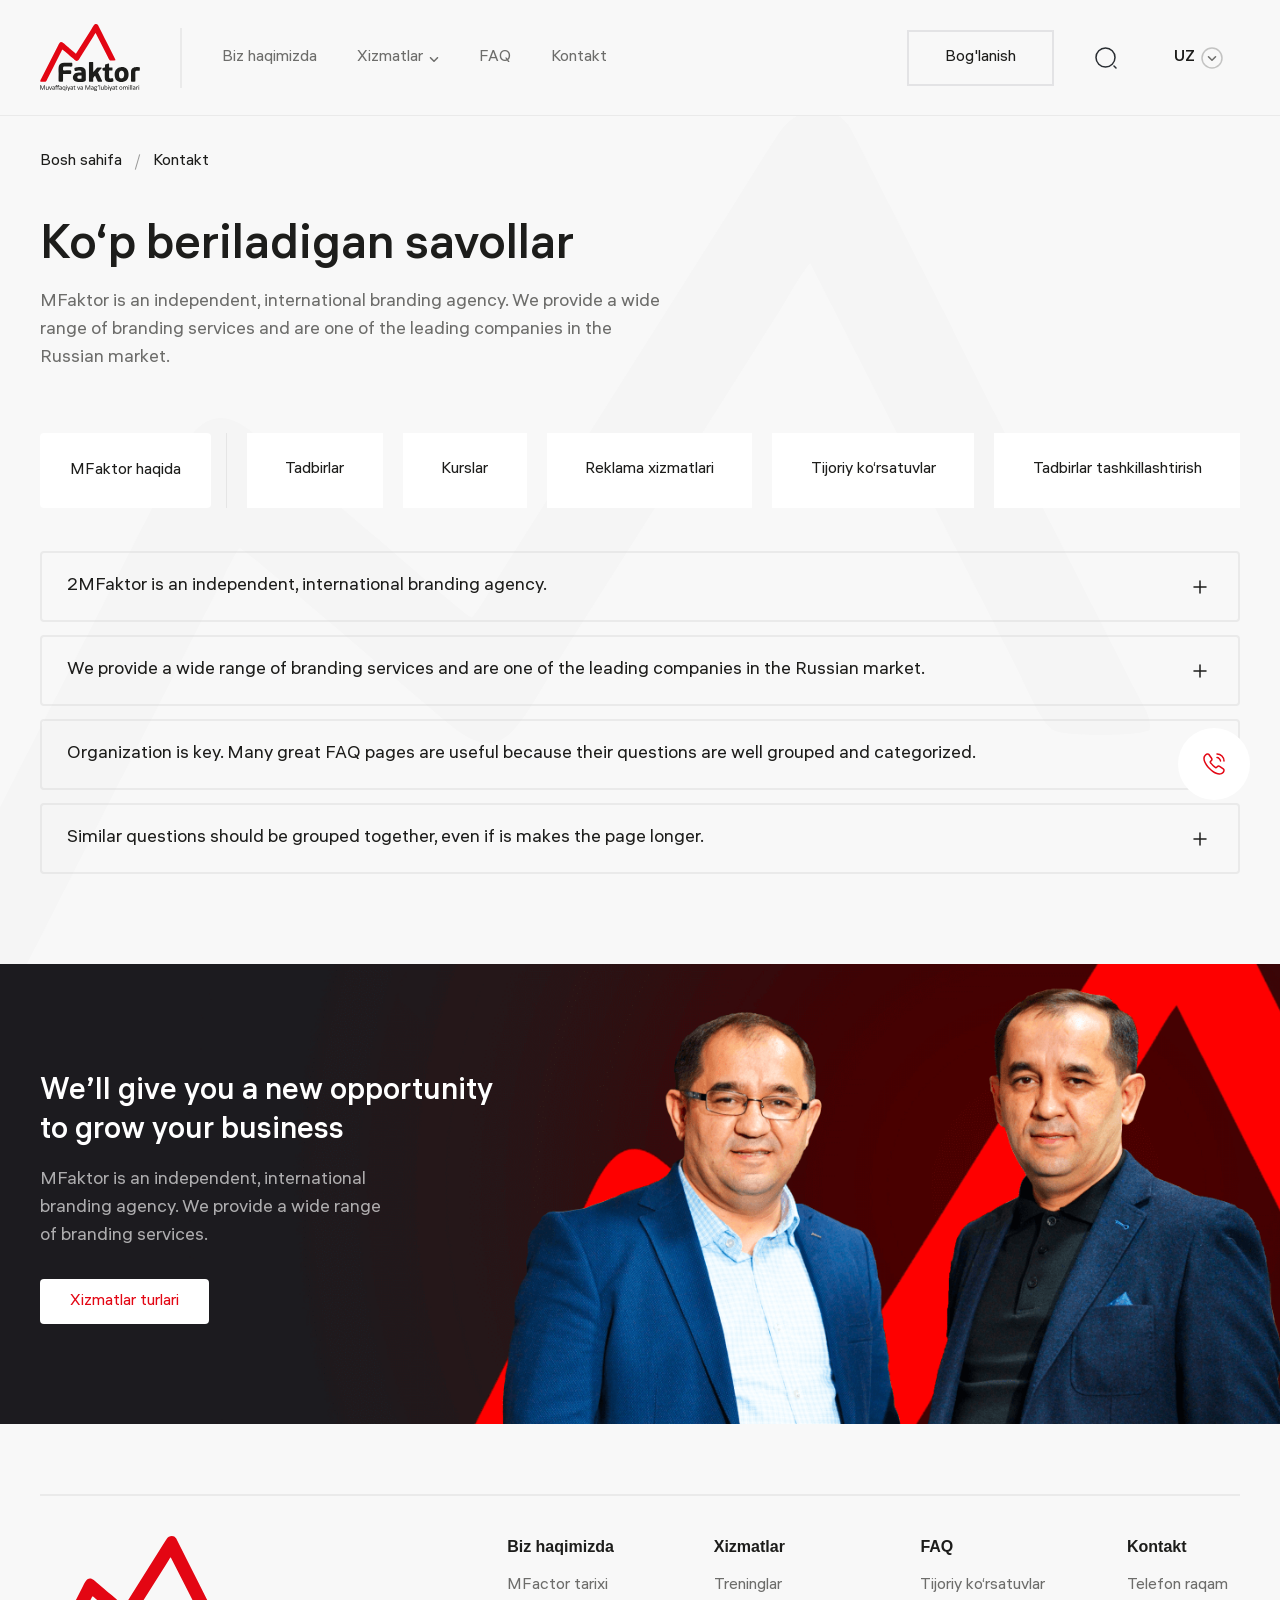
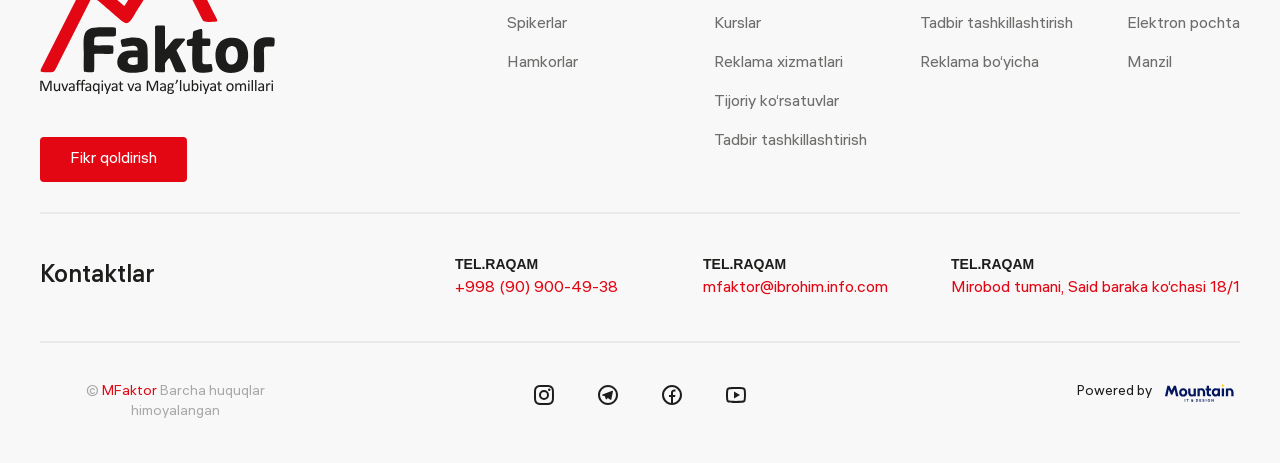
<file: layouts/FAQ.html>
<!DOCTYPE html>
<html lang="en">
<head>
    <meta charset="UTF-8">
    <meta http-equiv="X-UA-Compatible" content="IE=edge" />
    <meta name="viewport" content="width=device-width, initial-scale=1.0" />
    <title>MFactor</title>
    
    <link rel="stylesheet" href="../assets/css/uikit.min.css"  media="all"/>
    <link rel="stylesheet" href="../assets/css/tailwind.css"  media="all"/>
    <link rel="stylesheet" href="../assets/sass/main.css" media="all">
    <link rel="icon" href="../assets/img/logos/Logo-white.svg">
</head>
<body>
    
    <div uk-sticky="show-on-up: true; animation: uk-animation-slide-top;" class="navbar">
        <header class="header absolute top-0 left-0 w-full z-10 border-b border-[#1d1d1b] bg-[#f8f8f8] border-opacity-[0.06]" uk-scrollspy="target: .animateRight; cls: uk-animation-slide-left-small; delay: 300;">
            
            <div class="uk-container uk-container-large">
                <nav class="uk-flex uk-flex-middle py-[24px]" uk-grid>
                    
                    <div class="uk-navbar-left">
                        <div class="uk-flex-middle" uk-grid>
                            <div>
                                <ul>
                                    <li>
                                        <a href="index.html">
                                            <img class="w-[65px] md:w-[100px] uk-animation-fade" src="../assets/img/logos/Logo-black.svg" alt="Logo">
                                        </a>
                                    </li>
                                </ul>
                            </div>
                            
                            <div class="uk-visible@l">
                                <div class="2xl:ml-[10px] 2xl:mr-[10px]">
                                    <hr class="border-none w-[2px] h-[60px] bg-[#1d1d1b] bg-opacity-[0.06]">
                                </div>
                            </div>
                            
                            <div class="uk-visible@l">
                                <ul class="uk-flex-middle 2xl:space-x-[30px]" uk-grid>
                                    <li class="text-[#1d1d1b]">
                                        <a href="about.html" class="font-400 text-[#1d1d1b] text-opacity-[0.64] hover-link uk-animation-fade">
                                            Biz haqimizda
                                        </a>
                                    </li>
                                    <li class="text-[#1d1d1b] nav-item">
                                        <a href="service.html" class="font-400 text-[#1d1d1b] text-opacity-[0.64] hover-link uk-flex uk-flex-middle uk-animation-fade">
                                            <span> Xizmatlar</span>
                                            <svg class="stroke-current ml-[6px] mt-[3px]" width="10" height="5" viewBox="0 0 10 5" fill="none" xmlns="http://www.w3.org/2000/svg">
                                                <path d="M8.5 0.75L5 4.25L1.5 0.75" stroke-width="1.5" stroke-linecap="round" stroke-linejoin="round"/>
                                            </svg>
                                        </a>
                                        <div uk-dropdown="pos: bottom-left; animation: uk-animation-slide-top-small; duration: 200" style="padding: 20px 30px 30px 24px;">
                                            <ul class="uk-nav uk-dropdown-nav">
                                                <li class="uk-parent">
                                                    <a href="./training.html" class="uk-flex uk-flex-middle uk-flex-between mt-[3px] text-lg 2xl:text-xl">
                                                        Treninglar
                                                        <img class="w-[16px] h-[10px] rotate-[-90deg]" src="../assets/img/svg/arrow-bottom.svg" alt="arrow">
                                                    </a>
                                                </li>
                                                <li class="uk-parent">
                                                    <a href="cours.html" class="uk-flex uk-flex-middle uk-flex-between mt-[3px] text-lg 2xl:text-xl 2xl:mt-[10px]">
                                                        Kurslar
                                                        <img class="w-[16px] h-[10px] rotate-[-90deg]" src="../assets/img/svg/arrow-bottom.svg" alt="arrow">
                                                    </a>
                                                </li>
                                                <li class="uk-parent">
                                                    <a href="add.html" class="uk-flex uk-flex-middle uk-flex-between mt-[3px] text-lg 2xl:text-xl 2xl:mt-[10px]">
                                                        Reklama xizmatlari
                                                        <img class="w-[16px] h-[10px] rotate-[-90deg]" src="../assets/img/svg/arrow-bottom.svg" alt="arrow">
                                                    </a>
                                                </li>
                                                <li class="uk-parent">
                                                    <a href="shows.html" class="uk-flex uk-flex-middle uk-flex-between mt-[3px] text-lg 2xl:text-xl 2xl:mt-[10px]">
                                                        Tijoriy ko‘rsatuvlar
                                                        <img class="w-[16px] h-[10px] rotate-[-90deg]" src="../assets/img/svg/arrow-bottom.svg" alt="arrow">
                                                    </a>
                                                </li>
                                                <li class="uk-parent">
                                                    <a href="events.html" class="uk-flex uk-flex-middle uk-flex-between mt-[3px] text-lg 2xl:text-xl 2xl:mt-[10px]">
                                                        Tadbirlar tashkillashtirish
                                                        <img class="w-[16px] h-[10px] rotate-[-90deg]" src="../assets/img/svg/arrow-bottom.svg" alt="arrow">
                                                    </a>
                                                </li>
                                            </ul>
                                        </div>
                                    </li>
                                    <li class="text-[#1d1d1b]">
                                        <a href="FAQ.html" class="font-400 text-[#1d1d1b] text-opacity-[0.64] hover-link uk-animation-fade">
                                            FAQ
                                        </a>
                                    </li>
                                    <li class="text-[#1d1d1b]">
                                        <a href="contact.html" class="font-400 text-[#1d1d1b] text-opacity-[0.64] hover-link uk-animation-fade">
                                            Kontakt
                                        </a>
                                    </li>
                                </ul>
                            </div>
                        </div>
                    </div>
                    
                    <div class="uk-navbar-right">
                        <div class="uk-flex-middle 2xl:space-x-[30px]" uk-grid>
                            <div class="text-[#1d1d1b] uk-visible@m">
                                <a href="contact.html" class="py-[14px] px-[36px] border-2 border-[#e3e3e5] hover-link text-[#1d1d1b] animBtnTop uk-animation-fade">
                                    Bog'lanish
                                </a>
                            </div>
                            <div class="uk-visible@l">
                                <div>
                                    <a href="#searchModal" uk-toggle>
                                        <img class="uk-animation-fade w-[24px] h-[24px]" src="../assets/img/svg/search.svg" alt="search">
                                    </a>
                                </div>
                            </div>
                            
                            <div id="searchModal" uk-modal>
                                <div class="uk-modal-dialog uk-modal-body md:p-[30px]" uk-scrollspy="target: .animateLeft; uk-animation-slide-left; delay: 200">
                                    <div>
                                        <div class="flex items-center bg-[#f8f8f8]">
                                            <svg class="stroke-current ml-[15px]" width="20" height="20" viewBox="0 0 24 24" fill="none" xmlns="http://www.w3.org/2000/svg">
                                                <path d="M11.5 21C16.7467 21 21 16.7467 21 11.5C21 6.25329 16.7467 2 11.5 2C6.25329 2 2 6.25329 2 11.5C2 16.7467 6.25329 21 11.5 21Z" stroke-width="1.5" stroke-linecap="round" stroke-linejoin="round"/>
                                                <path d="M22 22L20 20" stroke-width="1.5" stroke-linecap="round" stroke-linejoin="round"/>
                                            </svg>                                                
                                            <input class="pl-[10px] mr-[20px] py-[15px] w-full focus:outline-none bg-[#f8f8f8] text-[#1d1d1b]" placeholder="Search" type="text">
                                        </div>
                                    </div>
                                    <h3 class="text-[16px] mt-[30px] text-[#1d1d1b] font-400 uk-text-uppercase mb-[5px] text-sm" style="font-family: ALS Hauss;">Xizmatlarimiz</h3>
                                    <ul class="p-[10px] uk-grid-small uk-child-width-1-1" uk-grid>
                                        <li class="uk-parent text-[#1d1d1b] animateLeft">
                                            <a href="training.html" class="hover-link">
                                                Treninglar
                                            </a>
                                        </li>
                                        <li class="uk-parent text-[#1d1d1b] animateLeft">
                                            <a href="cours.html" class="hover-link">
                                                Kurslar
                                            </a>
                                        </li>
                                        <li class="uk-parent text-[#1d1d1b]">
                                            <a href="add.html" class="hover-link">
                                                Reklama xizmatlari
                                            </a>
                                        </li>
                                        <li class="uk-parent text-[#1d1d1b]">
                                            <a href="shows.html" class="hover-link">
                                                Tijoriy ko‘rsatuvlar
                                            </a>
                                        </li>
                                        <li class="uk-parent text-[#1d1d1b]">
                                            <a href="events.html" class="hover-link">
                                                Tadbirlar tashkillashtirish
                                            </a>
                                        </li>
                                    </ul>
                                </div>
                            </div>
                            
                            <div class="uk-visible@l">
                                <div class="">
                                    <a href="#" class="nav-link uk-animation-fade hover:text-[#1d1d1b] hover:no-underline text-[#1d1d1b] lang inline-flex font-500 items-center px-4" uk-scrollspy="cls: uk-animation-slide-right; delay: 200;" style="animation-duration: .8s;">
                                        UZ
                                        <svg class="stroke-current ml-[5px]" width="24" height="24" viewBox="0 0 24 24" fill="none" xmlns="http://www.w3.org/2000/svg">
                                            <path opacity="0.24" d="M12 22C17.5228 22 22 17.5228 22 12C22 6.47715 17.5228 2 12 2C6.47715 2 2 6.47715 2 12C2 17.5228 6.47715 22 12 22Z" stroke-width="1.5" stroke-miterlimit="10" stroke-linecap="round" stroke-linejoin="round"/>
                                            <path opacity="0.64" d="M8.47021 10.74L12.0002 14.26L15.5302 10.74" stroke-width="1.5" stroke-linecap="round" stroke-linejoin="round"/>
                                        </svg>
                                    </a>
                                    <div class="uk-padding-remove rounded-[4px]" style="min-width: 100px;" uk-dropdown="pos: bottom-justify;animation: uk-animation-slide-top-small; duration: 200; mode: click">
                                        
                                        <ul class="uk-grid uk-grid-small uk-flex-middle uk-flex-column uk-padding-small" uk-grid >
                                            <li class="uk-width-auto text-[#1d1d1b]">
                                                <a href="https://estetclinic.uz/ru" class="hover-link text-[#1d1d1b] font-500">
                                                    RU
                                                </a>
                                            </li>
                                            <li class="uk-width-auto text-[#1d1d1b]">
                                                <a href="https://estetclinic.uz/en" class="hover-link text-[#1d1d1b] font-500">
                                                    EN
                                                </a>
                                            </li>
                                        </ul>
                                    </div>
                                </div>
                            </div>
                            
                            <div class="uk-hidden@l">
                                <div class="text-[#1d1d1b]">
                                    <a href="javascript:void(0);" uk-toggle="target: #offcanvas-flip" class="text-[#1d1d1b] hover-link">
                                        <ul class="uk-flex uk-flex-column space-y-[2px]">
                                            <li>
                                                <hr class="border-none w-[16px] h-[2px] bg-[#1d1d1b]">
                                            </li>
                                            <li>
                                                <hr class="border-none w-[16px] h-[2px] bg-[#1d1d1b]">
                                            </li>
                                            <li>
                                                <hr class="border-none w-[16px] h-[2px] bg-[#1d1d1b]">
                                            </li>
                                        </ul>                                           
                                    </a>
                                </div>
                                
                                <div id="offcanvas-flip" uk-offcanvas="flip: true; overlay: true">
                                    <div class="uk-offcanvas-bar">
                                        
                                        <div class="uk-flex uk-flex-right">
                                            <button class="uk-offcanvas-close" type="button" uk-close>
                                                <svg  xmlns="http://www.w3.org/2000/svg" viewBox="0 0 24 24" width="24" height="24"><path fill="none" d="M0 0h24v24H0z"/><path d="M12 10.586l4.95-4.95 1.414 1.414-4.95 4.95 4.95 4.95-1.414 1.414-4.95-4.95-4.95 4.95-1.414-1.414 4.95-4.95-4.95-4.95L7.05 5.636z"/></svg>
                                            </button>
                                        </div>
                                        
                                        <ul class="mt-[20px] items-end uk-flex-column uk-grid-small uk-text-uppercase uk-child-width-1-1" uk-grid uk-scrollspy="target: .animBottom; cls: uk-animation-slide-top-small; delay: 100; repeat: true">
                                            <li class="uk-flex uk-flex-right">
                                                <a href="service.html" class="font-400 animBottom">
                                                    Xizmatlar
                                                </a>
                                            </li>
                                            <div>
                                                <hr class="border-none w-full h-[1px] bg-[#fff] bg-opacity-[0.06]">
                                            </div>
                                            <li class="uk-flex uk-flex-right">
                                                <a href="about.html" class="font-400 animBottom">
                                                    Biz haqimizda
                                                </a>
                                            </li>
                                            <div>
                                                <hr class="border-none w-full h-[1px] bg-[#fff] bg-opacity-[0.06]">
                                            </div>
                                            <li class="uk-flex uk-flex-right">
                                                <a href="cours.html" class="font-400 animBottom">
                                                    Kurslar
                                                </a>
                                            </li>
                                            <div>
                                                <hr class="border-none w-full h-[1px] bg-[#fff] bg-opacity-[0.06]">
                                            </div>
                                            <li class="uk-flex uk-flex-right">
                                                <a href="training.html" class="font-400 animBottom">
                                                    Treninglar
                                                </a>
                                            </li>
                                            <div>
                                                <hr class="border-none w-full h-[1px] bg-[#fff] bg-opacity-[0.06]">
                                            </div>
                                            <li class="uk-flex uk-flex-right">
                                                <a href="shows.html" class="font-400 animBottom">
                                                    Tijoriy ko‘rsatuvlar
                                                </a>
                                            </li>
                                            <div>
                                                <hr class="border-none w-full h-[1px] bg-[#fff] bg-opacity-[0.06]">
                                            </div>
                                            <li class="uk-flex uk-flex-right">
                                                <a href="events.html" class="font-400 animBottom">
                                                    Tadbirlar tashkillashtirish
                                                </a>
                                            </li>
                                            <div>
                                                <hr class="border-none w-full h-[1px] bg-[#fff] bg-opacity-[0.06]">
                                            </div>
                                            <li class="uk-flex uk-flex-right">
                                                <a href="add.html" class="font-400 animBottom">
                                                    Reklama xizmatlari
                                                </a>
                                            </li>
                                            <div>
                                                <hr class="border-none w-full h-[1px] bg-[#fff] bg-opacity-[0.06]">
                                            </div>
                                            <li class="uk-flex uk-flex-right">
                                                <a href="contact.html" class="font-400 animBottom">
                                                    Kontakt
                                                </a>
                                            </li>
                                            <div>
                                                <hr class="border-none w-full h-[1px] bg-[#fff] bg-opacity-[0.06]">
                                            </div>
                                            <li class="uk-flex uk-flex-right">
                                                <a href="FAQ.html" class="font-400 animBottom">
                                                    FAQ
                                                </a>
                                            </li>
                                            <div>
                                                <hr class="border-none w-full h-[1px] bg-[#fff] bg-opacity-[0.06]">
                                            </div>
                                            <li class="uk-flex uk-flex-right">
                                                <ul class="uk-grid-small uk-flex-middle" uk-grid>
                                                    <li class="text-[#fff]">
                                                        <a href="#" class="text-[#fff] font-400 hover-link animBottom">UZ</a>
                                                    </li>
                                                    <li>
                                                        <hr class="border-none w-[1px] h-[16px] bg-[#fff] bg-opacity-[0.06]">
                                                    </li>
                                                    <li class="text-[#fff]">
                                                        <a href="#" class="text-[#fff] font-400 hover-link animBottom">RU</a>
                                                    </li>
                                                    <li>
                                                        <hr class="border-none w-[1px] h-[16px] bg-[#fff] bg-opacity-[0.06]">
                                                    </li>
                                                    <li class="text-[#fff]">
                                                        <a href="#" class="text-[#fff] font-400 hover-link animBottom">EN</a>
                                                    </li>
                                                </ul>
                                            </li>
                                        </ul>
                                    </div>
                                </div>
                            </div>
                        </div>
                    </div>
                    
                    
                </nav>
            </div>
            
        </header>
    </div>
    
    <section id="FAQQuerstions" class="uk-section mt-[90px] md:mt-[70px] bg-[#f8f8f8] z-[1] relative uk-overflow-hidden" uk-scrollspy="target: .animTop; cls: uk-animation-slide-bottom-medium; delay: 100">
        <div class="uk-container uk-container-large uk-margin-small-top relative">
            
            <div>
                <img class="absolute w-[1600px] top-[-40px] left-[-130px] z-[-1]" src="../assets/img/svg/mfactor-vector.svg" alt="vector" loading="lazy">
            </div>
            
            <div>
                <ul class="uk-grid-small uk-flex-middle" uk-grid>
                    <li class="text-[#1d1d1b]">
                        <a href="index.html" class="text-[#1d1d1b] hover-link 2xl:text-lg">Bosh sahifa</a>
                    </li>
                    <li>
                        <hr class="border-none w-[1px] h-[16px] bg-[#1d1d1b] bg-opacity-[0.44] rotate-[16deg]">
                    </li>
                    <li class="text-[#1d1d1b] 2xl:text-lg">
                        <p>Kontakt</p>
                    </li>
                </ul>
            </div>
            
            <div class="mt-[43px] lg:w-[630px]">
                <h2 class="heading-section animTop">Ko‘p beriladigan savollar</h2>
                <div class="mt-[10px]">
                    <p class="text-[#1d1d1b] text-opacity-[0.64] sm:text-lg 2xl:text-xl animTop">
                        MFaktor is an independent, international branding agency. We provide a wide range of branding services and are one of the leading companies in the Russian market.
                    </p>
                </div>
            </div>
            
            <div class="mt-[60px]" uk-scrollspy="target: .animFade; cls: uk-animation-fade; delay: 100">
                <div class="uk-grid-small uk-grid-match uk-visible@l" uk-grid>
                    <div class="uk-flex text-[#1d1d1b]">
                        <a href="about.html" class="px-[30px] text-[#1d1d1b] bg-[#fff] rounded-[4px] flex items-center hover-link">MFaktor haqida</a>
                    </div>
                    <div>
                        <div class="mr-[20px]">
                            <hr class="uk-divider-vertical h-[100%]">
                        </div>
                    </div>
                    <ul class="uk-tab tab uk-flex-between uk-width-expand" uk-switcher="connect: #FAQSwitcher;animation: uk-animation-fade">
                        <li class="uk-hidden"><a href="#" class="animFade">MFaktor haqida</a></li>
                        <li><a href="#" class="animFade">Tadbirlar</a></li>
                        <li><a href="#" class="animFade">Kurslar</a></li>
                        <li><a href="#" class="animFade">Reklama xizmatlari</a></li>
                        <li><a href="#" class="animFade">Tijoriy ko‘rsatuvlar</a></li>
                        <li><a href="#" class="animFade">Tadbirlar tashkillashtirish</a></li>
                    </ul>
                </div>

                <ul class="uk-tab tab uk-flex-between uk-hidden@l" uk-switcher="connect: #FAQSwitcher;animation: uk-animation-fade">
                    <li class="uk-hidden"><a href="#" class="animFade">MFaktor haqida</a></li>
                    <li><a href="#" class="animFade">Tadbirlar</a></li>
                    <li><a href="#" class="animFade">Kurslar</a></li>
                    <li><a href="#" class="animFade">Reklama xizmatlari</a></li>
                    <li><a href="#" class="animFade">Tijoriy ko‘rsatuvlar</a></li>
                    <li><a href="#" class="animFade">Tadbirlar tashkillashtirish</a></li>
                </ul>
                
                <div class="mt-[43px] animFade">
                    <ul id="FAQSwitcher" class="uk-switcher uk-margin">
                        <li class="faqItem faqItem1">
                            <ul class="uk-nav-default uk-nav-parent-icon space-y-[13px]" uk-nav>
                                <li class="uk-parent">
                                    <a href="#">1MFaktor is an independent, international branding agency. </a>
                                    <ul class="uk-nav-sub" style="margin-top: 5px;">
                                        <li>
                                            <p class="text-[#1d1d1b]" style="font-size: 16px;">
                                                Lorem ipsum, dolor sit amet consectetur adipisicing elit. Esse itaque similique culpa debitis molestias perspiciatis adipisci ducimus magni, corrupti, reiciendis enim, perferendis voluptas fugiat cupiditate ut eius facere. Minima magni hic laudantium in pariatur, ducimus repudiandae veritatis illum aliquid molestias nam, nostrum voluptas animi earum, repellat sint reprehenderit facere aperiam.
                                            </p>
                                        </li>
                                    </ul>
                                </li>
                                <li class="uk-parent">
                                    <a href="#">We provide a wide range of branding services and are one of the leading companies in the Russian market.</a>
                                    <ul class="uk-nav-sub" style="margin-top: 5px;">
                                        <li>
                                            <p class="text-[#1d1d1b]" style="font-size: 16px;">
                                                Lorem ipsum, dolor sit amet consectetur adipisicing elit. Esse itaque similique culpa debitis molestias perspiciatis adipisci ducimus magni, corrupti, reiciendis enim, perferendis voluptas fugiat cupiditate ut eius facere. Minima magni hic laudantium in pariatur, ducimus repudiandae veritatis illum aliquid molestias nam, nostrum voluptas animi earum, repellat sint reprehenderit facere aperiam.
                                            </p>
                                        </li>
                                    </ul>
                                </li>
                                <li class="uk-parent">
                                    <a href="#">Organization is key. Many great FAQ pages are useful because their questions are well grouped and categorized. </a>
                                    <ul class="uk-nav-sub" style="margin-top: 5px;">
                                        <li>
                                            <p class="text-[#1d1d1b]" style="font-size: 16px;">
                                                Lorem ipsum, dolor sit amet consectetur adipisicing elit. Esse itaque similique culpa debitis molestias perspiciatis adipisci ducimus magni, corrupti, reiciendis enim, perferendis voluptas fugiat cupiditate ut eius facere. Minima magni hic laudantium in pariatur, ducimus repudiandae veritatis illum aliquid molestias nam, nostrum voluptas animi earum, repellat sint reprehenderit facere aperiam.
                                            </p>
                                        </li>
                                    </ul>
                                </li>
                                <li class="uk-parent">
                                    <a href="#">Similar questions should be grouped together, even if is makes the page longer.</a>
                                    <ul class="uk-nav-sub" style="margin-top: 5px;">
                                        <li>
                                            <p class="text-[#1d1d1b]" style="font-size: 16px;">
                                                Lorem ipsum, dolor sit amet consectetur adipisicing elit. Esse itaque similique culpa debitis molestias perspiciatis adipisci ducimus magni, corrupti, reiciendis enim, perferendis voluptas fugiat cupiditate ut eius facere. Minima magni hic laudantium in pariatur, ducimus repudiandae veritatis illum aliquid molestias nam, nostrum voluptas animi earum, repellat sint reprehenderit facere aperiam.
                                            </p>
                                        </li>
                                    </ul>
                                </li>
                            </ul>
                        </li>
                        <li class="faqItem faqItem2">
                            <ul class="uk-nav-default uk-nav-parent-icon space-y-[13px]" uk-nav>
                                <li class="uk-parent">
                                    <a href="#">2MFaktor is an independent, international branding agency. </a>
                                    <ul class="uk-nav-sub" style="margin-top: 5px;">
                                        <li>
                                            <p class="text-[#1d1d1b]" style="font-size: 16px;">
                                                Lorem ipsum, dolor sit amet consectetur adipisicing elit. Esse itaque similique culpa debitis molestias perspiciatis adipisci ducimus magni, corrupti, reiciendis enim, perferendis voluptas fugiat cupiditate ut eius facere. Minima magni hic laudantium in pariatur, ducimus repudiandae veritatis illum aliquid molestias nam, nostrum voluptas animi earum, repellat sint reprehenderit facere aperiam.
                                            </p>
                                        </li>
                                    </ul>
                                </li>
                                <li class="uk-parent">
                                    <a href="#">We provide a wide range of branding services and are one of the leading companies in the Russian market.</a>
                                    <ul class="uk-nav-sub" style="margin-top: 5px;">
                                        <li>
                                            <p class="text-[#1d1d1b]" style="font-size: 16px;">
                                                Lorem ipsum, dolor sit amet consectetur adipisicing elit. Esse itaque similique culpa debitis molestias perspiciatis adipisci ducimus magni, corrupti, reiciendis enim, perferendis voluptas fugiat cupiditate ut eius facere. Minima magni hic laudantium in pariatur, ducimus repudiandae veritatis illum aliquid molestias nam, nostrum voluptas animi earum, repellat sint reprehenderit facere aperiam.
                                            </p>
                                        </li>
                                    </ul>
                                </li>
                                <li class="uk-parent">
                                    <a href="#">Organization is key. Many great FAQ pages are useful because their questions are well grouped and categorized. </a>
                                    <ul class="uk-nav-sub" style="margin-top: 5px;">
                                        <li>
                                            <p class="text-[#1d1d1b]" style="font-size: 16px;">
                                                Lorem ipsum, dolor sit amet consectetur adipisicing elit. Esse itaque similique culpa debitis molestias perspiciatis adipisci ducimus magni, corrupti, reiciendis enim, perferendis voluptas fugiat cupiditate ut eius facere. Minima magni hic laudantium in pariatur, ducimus repudiandae veritatis illum aliquid molestias nam, nostrum voluptas animi earum, repellat sint reprehenderit facere aperiam.
                                            </p>
                                        </li>
                                    </ul>
                                </li>
                                <li class="uk-parent">
                                    <a href="#">Similar questions should be grouped together, even if is makes the page longer.</a>
                                    <ul class="uk-nav-sub" style="margin-top: 5px;">
                                        <li>
                                            <p class="text-[#1d1d1b]" style="font-size: 16px;">
                                                Lorem ipsum, dolor sit amet consectetur adipisicing elit. Esse itaque similique culpa debitis molestias perspiciatis adipisci ducimus magni, corrupti, reiciendis enim, perferendis voluptas fugiat cupiditate ut eius facere. Minima magni hic laudantium in pariatur, ducimus repudiandae veritatis illum aliquid molestias nam, nostrum voluptas animi earum, repellat sint reprehenderit facere aperiam.
                                            </p>
                                        </li>
                                    </ul>
                                </li>
                            </ul>
                        </li>
                        <li class="faqItem">
                            <ul class="uk-nav-default uk-nav-parent-icon space-y-[13px]" uk-nav>
                                <li class="uk-parent">
                                    <a href="#">3MFaktor is an independent, international branding agency. </a>
                                    <ul class="uk-nav-sub" style="margin-top: 5px;">
                                        <li>
                                            <p class="text-[#1d1d1b]" style="font-size: 16px;">
                                                Lorem ipsum, dolor sit amet consectetur adipisicing elit. Esse itaque similique culpa debitis molestias perspiciatis adipisci ducimus magni, corrupti, reiciendis enim, perferendis voluptas fugiat cupiditate ut eius facere. Minima magni hic laudantium in pariatur, ducimus repudiandae veritatis illum aliquid molestias nam, nostrum voluptas animi earum, repellat sint reprehenderit facere aperiam.
                                            </p>
                                        </li>
                                    </ul>
                                </li>
                                <li class="uk-parent">
                                    <a href="#">We provide a wide range of branding services and are one of the leading companies in the Russian market.</a>
                                    <ul class="uk-nav-sub" style="margin-top: 5px;">
                                        <li>
                                            <p class="text-[#1d1d1b]" style="font-size: 16px;">
                                                Lorem ipsum, dolor sit amet consectetur adipisicing elit. Esse itaque similique culpa debitis molestias perspiciatis adipisci ducimus magni, corrupti, reiciendis enim, perferendis voluptas fugiat cupiditate ut eius facere. Minima magni hic laudantium in pariatur, ducimus repudiandae veritatis illum aliquid molestias nam, nostrum voluptas animi earum, repellat sint reprehenderit facere aperiam.
                                            </p>
                                        </li>
                                    </ul>
                                </li>
                                <li class="uk-parent">
                                    <a href="#">Organization is key. Many great FAQ pages are useful because their questions are well grouped and categorized. </a>
                                    <ul class="uk-nav-sub" style="margin-top: 5px;">
                                        <li>
                                            <p class="text-[#1d1d1b]" style="font-size: 16px;">
                                                Lorem ipsum, dolor sit amet consectetur adipisicing elit. Esse itaque similique culpa debitis molestias perspiciatis adipisci ducimus magni, corrupti, reiciendis enim, perferendis voluptas fugiat cupiditate ut eius facere. Minima magni hic laudantium in pariatur, ducimus repudiandae veritatis illum aliquid molestias nam, nostrum voluptas animi earum, repellat sint reprehenderit facere aperiam.
                                            </p>
                                        </li>
                                    </ul>
                                </li>
                                <li class="uk-parent">
                                    <a href="#">Similar questions should be grouped together, even if is makes the page longer.</a>
                                    <ul class="uk-nav-sub" style="margin-top: 5px;">
                                        <li>
                                            <p class="text-[#1d1d1b]" style="font-size: 16px;">
                                                Lorem ipsum, dolor sit amet consectetur adipisicing elit. Esse itaque similique culpa debitis molestias perspiciatis adipisci ducimus magni, corrupti, reiciendis enim, perferendis voluptas fugiat cupiditate ut eius facere. Minima magni hic laudantium in pariatur, ducimus repudiandae veritatis illum aliquid molestias nam, nostrum voluptas animi earum, repellat sint reprehenderit facere aperiam.
                                            </p>
                                        </li>
                                    </ul>
                                </li>
                            </ul>
                        </li>
                        <li class="faqItem">
                            <ul class="uk-nav-default uk-nav-parent-icon space-y-[13px]" uk-nav>
                                <li class="uk-parent">
                                    <a href="#">4MFaktor is an independent, international branding agency. </a>
                                    <ul class="uk-nav-sub" style="margin-top: 5px;">
                                        <li>
                                            <p class="text-[#1d1d1b]" style="font-size: 16px;">
                                                Lorem ipsum, dolor sit amet consectetur adipisicing elit. Esse itaque similique culpa debitis molestias perspiciatis adipisci ducimus magni, corrupti, reiciendis enim, perferendis voluptas fugiat cupiditate ut eius facere. Minima magni hic laudantium in pariatur, ducimus repudiandae veritatis illum aliquid molestias nam, nostrum voluptas animi earum, repellat sint reprehenderit facere aperiam.
                                            </p>
                                        </li>
                                    </ul>
                                </li>
                                <li class="uk-parent">
                                    <a href="#">We provide a wide range of branding services and are one of the leading companies in the Russian market.</a>
                                    <ul class="uk-nav-sub" style="margin-top: 5px;">
                                        <li>
                                            <p class="text-[#1d1d1b]" style="font-size: 16px;">
                                                Lorem ipsum, dolor sit amet consectetur adipisicing elit. Esse itaque similique culpa debitis molestias perspiciatis adipisci ducimus magni, corrupti, reiciendis enim, perferendis voluptas fugiat cupiditate ut eius facere. Minima magni hic laudantium in pariatur, ducimus repudiandae veritatis illum aliquid molestias nam, nostrum voluptas animi earum, repellat sint reprehenderit facere aperiam.
                                            </p>
                                        </li>
                                    </ul>
                                </li>
                                <li class="uk-parent">
                                    <a href="#">5Organization is key. Many great FAQ pages are useful because their questions are well grouped and categorized. </a>
                                    <ul class="uk-nav-sub" style="margin-top: 5px;">
                                        <li>
                                            <p class="text-[#1d1d1b]" style="font-size: 16px;">
                                                Lorem ipsum, dolor sit amet consectetur adipisicing elit. Esse itaque similique culpa debitis molestias perspiciatis adipisci ducimus magni, corrupti, reiciendis enim, perferendis voluptas fugiat cupiditate ut eius facere. Minima magni hic laudantium in pariatur, ducimus repudiandae veritatis illum aliquid molestias nam, nostrum voluptas animi earum, repellat sint reprehenderit facere aperiam.
                                            </p>
                                        </li>
                                    </ul>
                                </li>
                                <li class="uk-parent">
                                    <a href="#">Similar questions should be grouped together, even if is makes the page longer.</a>
                                    <ul class="uk-nav-sub" style="margin-top: 5px;">
                                        <li>
                                            <p class="text-[#1d1d1b]" style="font-size: 16px;">
                                                Lorem ipsum, dolor sit amet consectetur adipisicing elit. Esse itaque similique culpa debitis molestias perspiciatis adipisci ducimus magni, corrupti, reiciendis enim, perferendis voluptas fugiat cupiditate ut eius facere. Minima magni hic laudantium in pariatur, ducimus repudiandae veritatis illum aliquid molestias nam, nostrum voluptas animi earum, repellat sint reprehenderit facere aperiam.
                                            </p>
                                        </li>
                                    </ul>
                                </li>
                            </ul>
                        </li>
                        <li class="faqItem">
                            <ul class="uk-nav-default uk-nav-parent-icon space-y-[13px]" uk-nav>
                                <li class="uk-parent">
                                    <a href="#">5MFaktor is an independent, international branding agency. </a>
                                    <ul class="uk-nav-sub" style="margin-top: 5px;">
                                        <li>
                                            <p class="text-[#1d1d1b]" style="font-size: 16px;">
                                                Lorem ipsum, dolor sit amet consectetur adipisicing elit. Esse itaque similique culpa debitis molestias perspiciatis adipisci ducimus magni, corrupti, reiciendis enim, perferendis voluptas fugiat cupiditate ut eius facere. Minima magni hic laudantium in pariatur, ducimus repudiandae veritatis illum aliquid molestias nam, nostrum voluptas animi earum, repellat sint reprehenderit facere aperiam.
                                            </p>
                                        </li>
                                    </ul>
                                </li>
                                <li class="uk-parent">
                                    <a href="#">We provide a wide range of branding services and are one of the leading companies in the Russian market.</a>
                                    <ul class="uk-nav-sub" style="margin-top: 5px;">
                                        <li>
                                            <p class="text-[#1d1d1b]" style="font-size: 16px;">
                                                Lorem ipsum, dolor sit amet consectetur adipisicing elit. Esse itaque similique culpa debitis molestias perspiciatis adipisci ducimus magni, corrupti, reiciendis enim, perferendis voluptas fugiat cupiditate ut eius facere. Minima magni hic laudantium in pariatur, ducimus repudiandae veritatis illum aliquid molestias nam, nostrum voluptas animi earum, repellat sint reprehenderit facere aperiam.
                                            </p>
                                        </li>
                                    </ul>
                                </li>
                                <li class="uk-parent">
                                    <a href="#">Organization is key. Many great FAQ pages are useful because their questions are well grouped and categorized. </a>
                                    <ul class="uk-nav-sub" style="margin-top: 5px;">
                                        <li>
                                            <p class="text-[#1d1d1b]" style="font-size: 16px;">
                                                Lorem ipsum, dolor sit amet consectetur adipisicing elit. Esse itaque similique culpa debitis molestias perspiciatis adipisci ducimus magni, corrupti, reiciendis enim, perferendis voluptas fugiat cupiditate ut eius facere. Minima magni hic laudantium in pariatur, ducimus repudiandae veritatis illum aliquid molestias nam, nostrum voluptas animi earum, repellat sint reprehenderit facere aperiam.
                                            </p>
                                        </li>
                                    </ul>
                                </li>
                                <li class="uk-parent">
                                    <a href="#">Similar questions should be grouped together, even if is makes the page longer.</a>
                                    <ul class="uk-nav-sub" style="margin-top: 5px;">
                                        <li>
                                            <p class="text-[#1d1d1b]" style="font-size: 16px;">
                                                Lorem ipsum, dolor sit amet consectetur adipisicing elit. Esse itaque similique culpa debitis molestias perspiciatis adipisci ducimus magni, corrupti, reiciendis enim, perferendis voluptas fugiat cupiditate ut eius facere. Minima magni hic laudantium in pariatur, ducimus repudiandae veritatis illum aliquid molestias nam, nostrum voluptas animi earum, repellat sint reprehenderit facere aperiam.
                                            </p>
                                        </li>
                                    </ul>
                                </li>
                            </ul>
                        </li>
                        <li class="faqItem">
                            <ul class="uk-nav-default uk-nav-parent-icon space-y-[13px]" uk-nav>
                                <li class="uk-parent">
                                    <a href="#">6MFaktor is an independent, international branding agency. </a>
                                    <ul class="uk-nav-sub" style="margin-top: 5px;">
                                        <li>
                                            <p class="text-[#1d1d1b]" style="font-size: 16px;">
                                                Lorem ipsum, dolor sit amet consectetur adipisicing elit. Esse itaque similique culpa debitis molestias perspiciatis adipisci ducimus magni, corrupti, reiciendis enim, perferendis voluptas fugiat cupiditate ut eius facere. Minima magni hic laudantium in pariatur, ducimus repudiandae veritatis illum aliquid molestias nam, nostrum voluptas animi earum, repellat sint reprehenderit facere aperiam.
                                            </p>
                                        </li>
                                    </ul>
                                </li>
                                <li class="uk-parent">
                                    <a href="#">We provide a wide range of branding services and are one of the leading companies in the Russian market.</a>
                                    <ul class="uk-nav-sub" style="margin-top: 5px;">
                                        <li>
                                            <p class="text-[#1d1d1b]" style="font-size: 16px;">
                                                Lorem ipsum, dolor sit amet consectetur adipisicing elit. Esse itaque similique culpa debitis molestias perspiciatis adipisci ducimus magni, corrupti, reiciendis enim, perferendis voluptas fugiat cupiditate ut eius facere. Minima magni hic laudantium in pariatur, ducimus repudiandae veritatis illum aliquid molestias nam, nostrum voluptas animi earum, repellat sint reprehenderit facere aperiam.
                                            </p>
                                        </li>
                                    </ul>
                                </li>
                                <li class="uk-parent">
                                    <a href="#">Organization is key. Many great FAQ pages are useful because their questions are well grouped and categorized. </a>
                                    <ul class="uk-nav-sub" style="margin-top: 5px;">
                                        <li>
                                            <p class="text-[#1d1d1b]" style="font-size: 16px;">
                                                Lorem ipsum, dolor sit amet consectetur adipisicing elit. Esse itaque similique culpa debitis molestias perspiciatis adipisci ducimus magni, corrupti, reiciendis enim, perferendis voluptas fugiat cupiditate ut eius facere. Minima magni hic laudantium in pariatur, ducimus repudiandae veritatis illum aliquid molestias nam, nostrum voluptas animi earum, repellat sint reprehenderit facere aperiam.
                                            </p>
                                        </li>
                                    </ul>
                                </li>
                                <li class="uk-parent">
                                    <a href="#">Similar questions should be grouped together, even if is makes the page longer.</a>
                                    <ul class="uk-nav-sub" style="margin-top: 5px;">
                                        <li>
                                            <p class="text-[#1d1d1b]" style="font-size: 16px;">
                                                Lorem ipsum, dolor sit amet consectetur adipisicing elit. Esse itaque similique culpa debitis molestias perspiciatis adipisci ducimus magni, corrupti, reiciendis enim, perferendis voluptas fugiat cupiditate ut eius facere. Minima magni hic laudantium in pariatur, ducimus repudiandae veritatis illum aliquid molestias nam, nostrum voluptas animi earum, repellat sint reprehenderit facere aperiam.
                                            </p>
                                        </li>
                                    </ul>
                                </li>
                            </ul>
                        </li>
                    </ul>
                </div>
            </div>
            
        </div>
    </section>
    
    <section class="uk-section help-section uk-overflow-hidden" uk-scrollspy="target: .animTop; cls: uk-animation-slide-bottom-medium; delay: 100">
        <div class="uk-container uk-container-large uk-padding">
            <div class="md:w-[460px] 2xl:w-[530px]">
                <div class="uk-grid-small uk-child-width-1-1" uk-grid>
                    <h2 class="heading-third text-[#fff] animTop">
                        We’ll give you a new opportunity
                        to grow your business
                    </h2>
                    <div>
                        <p class="sm:text-lg 2xl:text-xl uk-width-3-4@s 2xl:mt-[10px] text-[#fff] text-opacity-[0.64] animTop" style="font-weight: normal;">
                            MFaktor is an independent, international branding agency. We provide a wide range of branding services.
                        </p>
                    </div>
                    <div class="text-[#E30613]">
                        <div class="mt-[24px] 2xl:mt-[37px] animTop">
                            <a href="#" class="text-[#E30613] hover-link btn-small bg-[#fff] 2xl:text-lg">Xizmatlar turlari</a>
                        </div>
                    </div>
                </div>
            </div>
        </div>
    </section>
    
    <footer class="uk-section bg-[#f8f8f8] uk-padding-remove-bottom uk-overflow-hidden">
        <div class="uk-container uk-container-large">
            <div class="border-t-2 border-b-2 border-[#1d1d1b] border-opacity-[0.06]">
                <div class="uk-padding uk-padding-remove-horizontal uk-flex-between@m uk-text-center uk-text-left@m" uk-grid>
                    <div class="uk-width-expand@m">
                        <div class="uk-grid-small uk-flex-column" uk-grid>
                            <div>
                                <a href="index.html" class="uk-display-inline-block">
                                    <img class="w-[120px] sm:w-[235px]" src="../assets/img/logos/Logo-black.svg" alt="logo" loading="lazy">
                                </a>
                            </div>
                            <div class="uk-visible@m">
                                <div class="mt-[30px] text-[#fff]">
                                    <a href="#" class="btn-small bg-[#E30613] hover:animate-pulse hover-link text-[#fff]">
                                        <span class="bg"></span>
                                        Fikr qoldirish
                                    </a>
                                </div>
                            </div>
                        </div>
                    </div>
                    <div class="uk-width-1-6@l uk-width-1-5@m">
                        <ul class="uk-grid-small uk-flex-column" uk-grid>
                            <li>
                                <h4 class="text-[#1d1d1b] font-bold">Biz haqimizda</h4>
                            </li>
                            <li class="text-[#1d1d1b]">
                                <a href="./about.html#aboutStory" class="text-[#1d1d1b] text-opacity-[0.64] hover-link">
                                    MFactor tarixi
                                </a>
                            </li>
                            <li class="text-[#1d1d1b]">
                                <a href="./about.html#aboutSpeakers" class="text-[#1d1d1b] text-opacity-[0.64] hover-link">
                                    Spikerlar
                                </a>
                            </li>
                            <li class="text-[#1d1d1b]">
                                <a href="./about.html#aboutPartners" class="text-[#1d1d1b] text-opacity-[0.64] hover-link">
                                    Hamkorlar
                                </a>
                            </li>
                        </ul>
                    </div>
                    <div class="uk-width-1-6@l uk-width-1-5@m">
                        <ul class="uk-grid-small uk-flex-column" uk-grid>
                            <li>
                                <h4 class="text-[#1d1d1b] font-bold">Xizmatlar</h4>
                            </li>
                            <li class="text-[#1d1d1b]">
                                <a href="training.html" class="text-[#1d1d1b] text-opacity-[0.64] hover-link">
                                    Treninglar
                                </a>
                            </li>
                            <li class="text-[#1d1d1b]">
                                <a href="cours.html" class="text-[#1d1d1b] text-opacity-[0.64] hover-link">
                                    Kurslar
                                </a>
                            </li>
                            <li class="text-[#1d1d1b]">
                                <a href="add.html" class="text-[#1d1d1b] text-opacity-[0.64] hover-link">
                                    Reklama xizmatlari
                                </a>
                            </li>
                            <li class="text-[#1d1d1b]">
                                <a href="shows.html" class="text-[#1d1d1b] text-opacity-[0.64] hover-link">
                                    Tijoriy ko‘rsatuvlar
                                </a>
                            </li>
                            <li class="text-[#1d1d1b]">
                                <a href="events.html" class="text-[#1d1d1b] text-opacity-[0.64] hover-link">
                                    Tadbir tashkillashtirish
                                </a>
                            </li>
                        </ul>
                    </div>
                    <div class="uk-width-1-6@l uk-width-1-5@m">
                        <ul class="uk-grid-small uk-flex-column" uk-grid>
                            <li>
                                <h4 class="text-[#1d1d1b] font-bold">FAQ</h4>
                            </li>
                            <li class="text-[#1d1d1b]">
                                <a href="./FAQ.html#commercialShows" class="text-[#1d1d1b] text-opacity-[0.64] hover-link">
                                    Tijoriy ko‘rsatuvlar
                                </a>
                            </li>
                            <li class="text-[#1d1d1b]">
                                <a href="./FAQ.html#eventOrganization" class="text-[#1d1d1b] text-opacity-[0.64] hover-link">
                                    Tadbir tashkillashtirish
                                </a>
                            </li>
                            <li class="text-[#1d1d1b]">
                                <a href="./FAQ.html#adServices" class="text-[#1d1d1b] text-opacity-[0.64] hover-link">
                                    Reklama bo‘yicha
                                </a>
                            </li>
                        </ul>
                    </div>
                    <div class="uk-width-auto@m uk-width-1-1">
                        <ul class="uk-grid-small uk-flex-column" uk-grid>
                            <li>
                                <h4 class="text-[#1d1d1b] font-bold">Kontakt</h4>
                            </li>
                            <li class="text-[#1d1d1b]">
                                <a href="#" class="text-[#1d1d1b] text-opacity-[0.64] hover-link">
                                    Telefon raqam
                                </a>
                            </li>
                            <li class="text-[#1d1d1b]">
                                <a href="#" class="text-[#1d1d1b] text-opacity-[0.64] hover-link">
                                    Elektron pochta
                                </a>
                            </li>
                            <li class="text-[#1d1d1b]">
                                <a href="#" class="text-[#1d1d1b] text-opacity-[0.64] hover-link">
                                    Manzil
                                </a>
                            </li>
                        </ul>
                    </div>
                    <div class="uk-hidden@m mx-auto mb-[15px]">
                        <div class="mt-[30px] text-[#fff]">
                            <a href="#" class="btn-small bg-[#E30613] hover-link text-[#fff]">Fikr qoldirish</a>
                        </div>
                    </div>
                </div>
            </div>
            <div class="border-b-2 border-[#1d1d1b] border-opacity-[0.06] uk-padding uk-padding-remove-horizontal">
                <div class="uk-flex-middle uk-text-center uk-text-left@m" uk-grid>
                    <div class="uk-width-expand@m">
                        <h3 class="heading-fourth text-[#1d1d1b]">Kontaktlar</h3>
                    </div>
                    <div class="uk-width-1-5@l uk-width-1-4@m">
                        <div>
                            <h5 class="text-sm text-[#1d1d1b] font-bold">TEL.RAQAM</h5>
                            <div class="mt-[3px] text-[#E30613]">
                                <a href="tel:+998909004938" class="2xl:text-lg text-[#E30613] hover-link hover:animate-pulse line-animation">+998 (90) 900-49-38</a>
                            </div>
                        </div>
                    </div>
                    <div class="uk-width-1-5@l uk-width-1-4@m">
                        <div>
                            <h5 class="text-sm text-[#1d1d1b] font-bold">TEL.RAQAM</h5>
                            <div class="mt-[3px] text-[#E30613]">
                                <a href="mailto:mfaktor@ibrohim.info.com" class="2xl:text-lg text-[#E30613] hover-link hover:animate-pulse line-animation">mfaktor@ibrohim.info.com</a>
                            </div>
                        </div>
                    </div>
                    <div class="uk-width-1-5@m uk-width-auto@l">
                        <div>
                            <h5 class="text-sm text-[#1d1d1b] font-bold">TEL.RAQAM</h5>
                            <div class="mt-[3px] text-[#E30613]">
                                <a href="#" class="2xl:text-lg text-[#E30613] hover-link hover:animate-pulse line-animation">Mirobod tumani, Said baraka ko‘chasi 18/1</a>
                            </div>
                        </div>
                    </div>
                </div>
            </div>
            <div>
                <div class="uk-padding uk-padding-remove-horizontal uk-flex-between@m uk-text-center" uk-grid>
                    <!-- mobile's socials -->
                    <div class="uk-hidden@m mx-auto">
                        <ul class="uk-grid uk-flex-middle" uk-grid>
                            <li>
                                <a href="#">
                                    <img class="w-[24px] h-[24px]" src="../assets/img/svg/instagram.svg" alt="instagram">
                                </a>
                            </li>
                            <li>
                                <a href="#">
                                    <img class="w-[24px] h-[24px]" src="../assets/img/svg/telegramsvg.svg" alt="telegram">
                                </a>
                            </li>
                            <li>
                                <a href="#">
                                    <img class="w-[24px] h-[24px]" src="../assets/img/svg/facebook.svg" alt="facebook">
                                </a>
                            </li>
                            <li>
                                <a href="#">
                                    <img class="w-[24px] h-[24px]" src="../assets/img/svg/youtube.svg" alt="youtube">
                                </a>
                            </li>
                        </ul>
                    </div>
                    <!-- mobile's social -->
                    
                    <div class="uk-width-1-4@m">
                        <p class="text-[#1d1d1b] text-opacity-[0.36] text-sm 2xl:text-base">© <span class="text-[#E30613]">MFaktor</span> Barcha huquqlar himoyalangan</p>
                    </div>
                    <div class="uk-visible@m">
                        <ul class="uk-grid uk-flex-middle" uk-grid>
                            <li>
                                <a href="#" class="group">
                                    <img class="w-[24px] h-[24px] group-hover:scale-105 transition duration-100" src="../assets/img/svg/instagram.svg" alt="instagram">
                                </a>
                            </li>
                            <li>
                                <a href="#" class="group">
                                    <img class="w-[24px] h-[24px] group-hover:scale-105 transition duration-100" src="../assets/img/svg/telegramsvg.svg" alt="telegram">
                                </a>
                            </li>
                            <li>
                                <a href="#" class="group">
                                    <img class="w-[24px] h-[24px] group-hover:scale-105 transition duration-100" src="../assets/img/svg/facebook.svg" alt="facebook">
                                </a>
                            </li>
                            <li>
                                <a href="#" class="group">
                                    <img class="w-[24px] h-[24px] group-hover:scale-105 transition duration-100" src="../assets/img/svg/youtube.svg" alt="youtube">
                                </a>
                            </li>
                        </ul>
                    </div>
                    <div class="uk-width-1-4@m">
                        <div class="uk-flex uk-flex-right@m uk-flex-center text-[#1d1d1b]">
                            <a href="mount.uz" class="uk-flex uk-flex-middle text-[#1d1d1b] hover-link text-sm 2xl:text-base">
                                <span class="m-0">Powered by</span>
                                <img class="w-[80px] ml-2" src="../assets/img/logos/mount.svg" alt="logo">
                            </a>
                        </div>
                    </div>
                </div>
            </div>
        </div>
    </footer>
    
    <div class="fixed right-[30px] bottom-[100px]" style="z-index: 1;">
        <a href="#connectModal" class="w-[72px] h-[72px] flex items-center justify-center bg-[#fff] rounded-full animate-pulse" uk-toggle>
            <img class="w-[24px] h-[24px]" src="../assets/img/svg/call-calling.svg" alt="call">
        </a>
    </div>
    
    <div id="connectModal" class="uk-flex-top" uk-modal>
        <div class="uk-modal-dialog uk-modal-body uk-margin-auto-vertical">
            
            <button class="uk-modal-close-default" type="button" uk-close></button>
            
            <form action="#" class="md:p-[30px]">
                <h2 class="text-[28px] text-[#1d1d1b]" style="font-family: 'ALS Hauss';">Biz bilana bog'laning!</h2>
                <div class="uk-grid-medium mt-[28px] md:mt-[43px]" uk-grid>
                    <div class="uk-width-1-1">
                        <div>
                            <label class="uk-form-label" style="color: #1d1d1b; font-size: 18px;" for="form-stacked-text">Ismingiz</label>
                            <input type="text" placeholder="Muhammad Aziz" class="2xl:text-lg text-[#1d1d1b] bg-[#f8f8f8] w-full form-input style-btn focus:outline-none 2xl:mt-[6px]" required>
                        </div>
                    </div>
                    <div class="uk-width-1-1">
                        <div class="2xl:mt-[6px]">
                            <label class="uk-form-label" style="color: #1d1d1b; font-size: 18px;" for="form-stacked-text">Tel.raqam</label>
                            <input type="text" placeholder="+998 (90) 900-49-38" class="2xl:text-lg text-[#1d1d1b] bg-[#f8f8f8] w-full form-input style-btn focus:outline-none 2xl:mt-[6px]" required>
                        </div>
                    </div>
                    <div class="uk-width-1-1">
                        <button class="bg-[#E30613] text-[#fff] w-full style-btn mt-[18px] md:mt-[34px] font-500 2xl:text-lg hover:animate-pulse">Yuborish</button>
                    </div>
                </div>
            </form>
            
        </div>
    </div>
    
    <script src="../assets/js/uikit-icons.min.js"></script>
    <script src="../assets/js/uikit.min.js"></script>
    <script type="module" src="../assets/js/functions.js"></script>
    <script type="module" src="../assets/js/custom.js"></script>
    
</body>
</html>
</file>
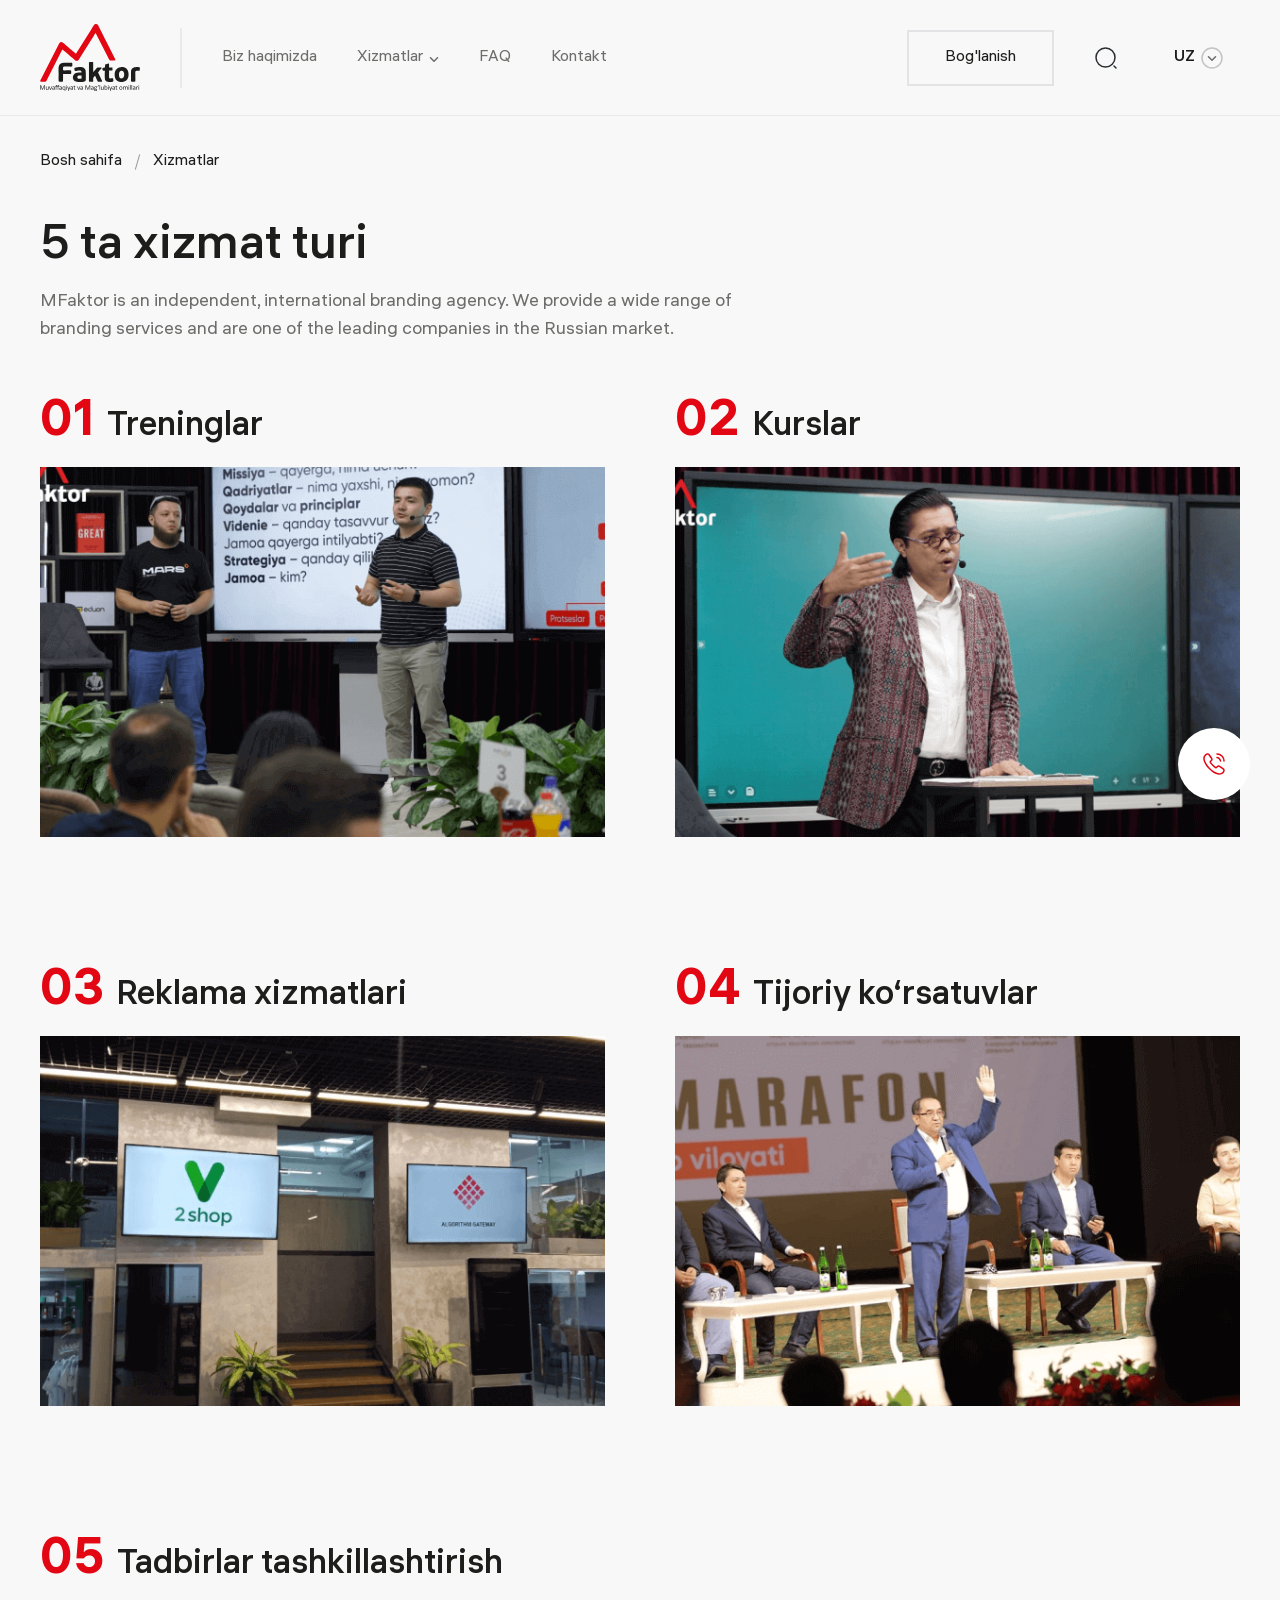
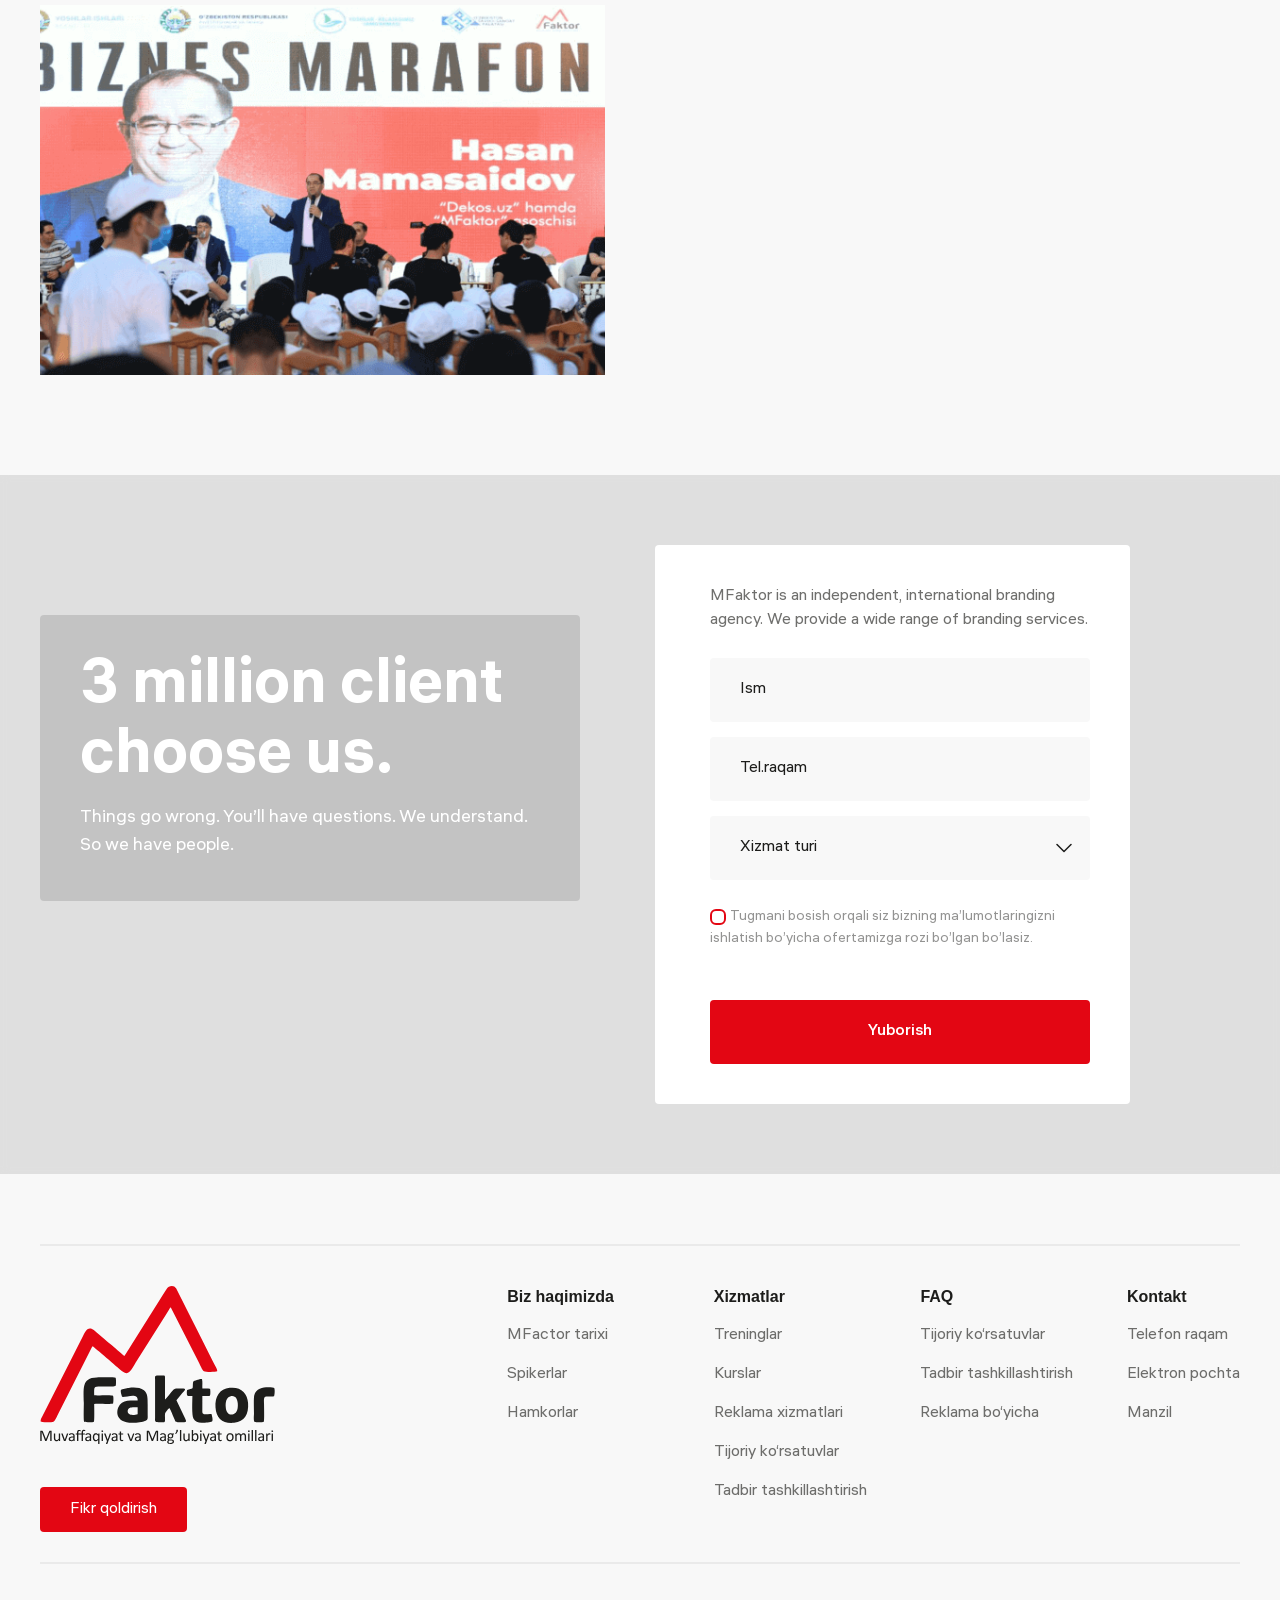
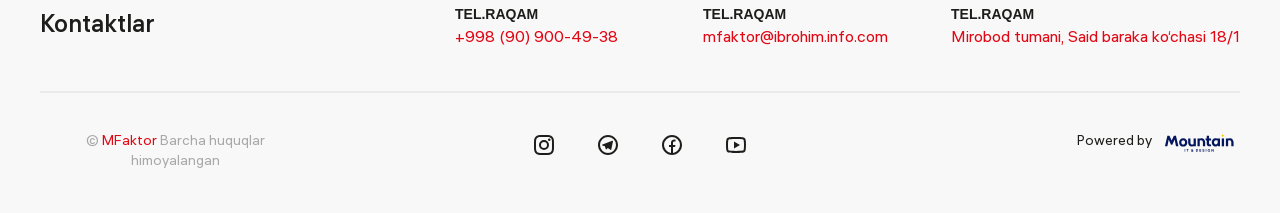
<file: layouts/service.html>
<!DOCTYPE html>
<html lang="en">
<head>
    <meta charset="UTF-8">
    <meta http-equiv="X-UA-Compatible" content="IE=edge" />
    <meta name="viewport" content="width=device-width, initial-scale=1.0" />
    <title>MFactor</title>
    
    <link rel="stylesheet" href="../assets/css/uikit.min.css"  media="all"/>
    <link rel="stylesheet" href="../assets/css/tailwind.css"  media="all"/>
    <link rel="stylesheet" href="../assets/sass/main.css" media="all">
    <link rel="icon" href="../assets/img/logos/Logo-white.svg">
</head>
<body>
    
    <div uk-sticky="show-on-up: true; animation: uk-animation-slide-top;" class="navbar">
        <header class="header absolute top-0 left-0 w-full z-10 border-b border-[#1d1d1b] bg-[#f8f8f8] border-opacity-[0.06]" uk-scrollspy="target: .animateRight; cls: uk-animation-slide-left-small; delay: 300;">
            
            <div class="uk-container uk-container-large">
                <nav class="uk-flex uk-flex-middle py-[24px]" uk-grid>
                    
                    <div class="uk-navbar-left">
                        <div class="uk-flex-middle" uk-grid>
                            <div>
                                <ul>
                                    <li>
                                        <a href="index.html">
                                            <img class="w-[65px] md:w-[100px] uk-animation-fade" src="../assets/img/logos/Logo-black.svg" alt="Logo">
                                        </a>
                                    </li>
                                </ul>
                            </div>
                            
                            <div class="uk-visible@l">
                                <div class="2xl:ml-[10px] 2xl:mr-[10px]">
                                    <hr class="border-none w-[2px] h-[60px] bg-[#1d1d1b] bg-opacity-[0.06]">
                                </div>
                            </div>
                            
                            <div class="uk-visible@l">
                                <ul class="uk-flex-middle 2xl:space-x-[30px]" uk-grid>
                                    <li class="text-[#1d1d1b]">
                                        <a href="about.html" class="font-400 text-[#1d1d1b] text-opacity-[0.64] hover-link uk-animation-fade">
                                            Biz haqimizda
                                        </a>
                                    </li>
                                    <li class="text-[#1d1d1b] nav-item">
                                        <a href="service.html" class="font-400 text-[#1d1d1b] text-opacity-[0.64] hover-link uk-flex uk-flex-middle uk-animation-fade">
                                            <span> Xizmatlar</span>
                                            <svg class="stroke-current ml-[6px] mt-[3px]" width="10" height="5" viewBox="0 0 10 5" fill="none" xmlns="http://www.w3.org/2000/svg">
                                                <path d="M8.5 0.75L5 4.25L1.5 0.75" stroke-width="1.5" stroke-linecap="round" stroke-linejoin="round"/>
                                            </svg>
                                        </a>
                                        <div uk-dropdown="pos: bottom-left; animation: uk-animation-slide-top-small; duration: 200" style="padding: 20px 30px 30px 24px;">
                                            <ul class="uk-nav uk-dropdown-nav">
                                                <li class="uk-parent">
                                                    <a href="./training.html" class="uk-flex uk-flex-middle uk-flex-between mt-[3px] text-lg 2xl:text-xl">
                                                        Treninglar
                                                        <img class="w-[16px] h-[10px] rotate-[-90deg]" src="../assets/img/svg/arrow-bottom.svg" alt="arrow">
                                                    </a>
                                                </li>
                                                <li class="uk-parent">
                                                    <a href="cours.html" class="uk-flex uk-flex-middle uk-flex-between mt-[3px] text-lg 2xl:text-xl 2xl:mt-[10px]">
                                                        Kurslar
                                                        <img class="w-[16px] h-[10px] rotate-[-90deg]" src="../assets/img/svg/arrow-bottom.svg" alt="arrow">
                                                    </a>
                                                </li>
                                                <li class="uk-parent">
                                                    <a href="add.html" class="uk-flex uk-flex-middle uk-flex-between mt-[3px] text-lg 2xl:text-xl 2xl:mt-[10px]">
                                                        Reklama xizmatlari
                                                        <img class="w-[16px] h-[10px] rotate-[-90deg]" src="../assets/img/svg/arrow-bottom.svg" alt="arrow">
                                                    </a>
                                                </li>
                                                <li class="uk-parent">
                                                    <a href="shows.html" class="uk-flex uk-flex-middle uk-flex-between mt-[3px] text-lg 2xl:text-xl 2xl:mt-[10px]">
                                                        Tijoriy ko‘rsatuvlar
                                                        <img class="w-[16px] h-[10px] rotate-[-90deg]" src="../assets/img/svg/arrow-bottom.svg" alt="arrow">
                                                    </a>
                                                </li>
                                                <li class="uk-parent">
                                                    <a href="events.html" class="uk-flex uk-flex-middle uk-flex-between mt-[3px] text-lg 2xl:text-xl 2xl:mt-[10px]">
                                                        Tadbirlar tashkillashtirish
                                                        <img class="w-[16px] h-[10px] rotate-[-90deg]" src="../assets/img/svg/arrow-bottom.svg" alt="arrow">
                                                    </a>
                                                </li>
                                            </ul>
                                        </div>
                                    </li>
                                    <li class="text-[#1d1d1b]">
                                        <a href="FAQ.html" class="font-400 text-[#1d1d1b] text-opacity-[0.64] hover-link uk-animation-fade">
                                            FAQ
                                        </a>
                                    </li>
                                    <li class="text-[#1d1d1b]">
                                        <a href="contact.html" class="font-400 text-[#1d1d1b] text-opacity-[0.64] hover-link uk-animation-fade">
                                            Kontakt
                                        </a>
                                    </li>
                                </ul>
                            </div>
                        </div>
                    </div>
                    
                    <div class="uk-navbar-right">
                        <div class="uk-flex-middle 2xl:space-x-[30px]" uk-grid>
                            <div class="text-[#1d1d1b] uk-visible@m">
                                <a href="contact.html" class="py-[14px] px-[36px] border-2 border-[#e3e3e5] hover-link text-[#1d1d1b] animBtnTop uk-animation-fade">
                                    Bog'lanish
                                </a>
                            </div>
                            <div class="uk-visible@l">
                                <div>
                                    <a href="#searchModal" uk-toggle>
                                        <img class="uk-animation-fade w-[24px] h-[24px]" src="../assets/img/svg/search.svg" alt="search">
                                    </a>
                                </div>
                            </div>

                            <div id="searchModal" uk-modal>
                                <div class="uk-modal-dialog uk-modal-body md:p-[30px]" uk-scrollspy="target: .animateLeft; uk-animation-slide-left; delay: 200">
                                    <div>
                                        <div class="flex items-center bg-[#f8f8f8]">
                                            <svg class="stroke-current ml-[15px]" width="20" height="20" viewBox="0 0 24 24" fill="none" xmlns="http://www.w3.org/2000/svg">
                                                <path d="M11.5 21C16.7467 21 21 16.7467 21 11.5C21 6.25329 16.7467 2 11.5 2C6.25329 2 2 6.25329 2 11.5C2 16.7467 6.25329 21 11.5 21Z" stroke-width="1.5" stroke-linecap="round" stroke-linejoin="round"/>
                                                <path d="M22 22L20 20" stroke-width="1.5" stroke-linecap="round" stroke-linejoin="round"/>
                                            </svg>                                                
                                            <input class="pl-[10px] mr-[20px] py-[15px] w-full focus:outline-none bg-[#f8f8f8] text-[#1d1d1b]" placeholder="Search" type="text">
                                        </div>
                                    </div>
                                    <h3 class="text-[16px] mt-[30px] text-[#1d1d1b] font-400 uk-text-uppercase mb-[5px] text-sm" style="font-family: ALS Hauss;">Xizmatlarimiz</h3>
                                    <ul class="p-[10px] uk-grid-small uk-child-width-1-1" uk-grid>
                                        <li class="uk-parent text-[#1d1d1b] animateLeft">
                                            <a href="training.html" class="hover-link">
                                                Treninglar
                                            </a>
                                        </li>
                                        <li class="uk-parent text-[#1d1d1b] animateLeft">
                                            <a href="cours.html" class="hover-link">
                                                Kurslar
                                            </a>
                                        </li>
                                        <li class="uk-parent text-[#1d1d1b]">
                                            <a href="add.html" class="hover-link">
                                                Reklama xizmatlari
                                            </a>
                                        </li>
                                        <li class="uk-parent text-[#1d1d1b]">
                                            <a href="shows.html" class="hover-link">
                                                Tijoriy ko‘rsatuvlar
                                            </a>
                                        </li>
                                        <li class="uk-parent text-[#1d1d1b]">
                                            <a href="events.html" class="hover-link">
                                                Tadbirlar tashkillashtirish
                                            </a>
                                        </li>
                                    </ul>
                                </div>
                            </div>

                            <div class="uk-visible@l">
                                <div class="">
                                    <a href="#" class="nav-link uk-animation-fade hover:text-[#1d1d1b] hover:no-underline text-[#1d1d1b] lang inline-flex font-500 items-center px-4" uk-scrollspy="cls: uk-animation-slide-right; delay: 200;" style="animation-duration: .8s;">
                                        UZ
                                        <svg class="stroke-current ml-[5px]" width="24" height="24" viewBox="0 0 24 24" fill="none" xmlns="http://www.w3.org/2000/svg">
                                            <path opacity="0.24" d="M12 22C17.5228 22 22 17.5228 22 12C22 6.47715 17.5228 2 12 2C6.47715 2 2 6.47715 2 12C2 17.5228 6.47715 22 12 22Z" stroke-width="1.5" stroke-miterlimit="10" stroke-linecap="round" stroke-linejoin="round"/>
                                            <path opacity="0.64" d="M8.47021 10.74L12.0002 14.26L15.5302 10.74" stroke-width="1.5" stroke-linecap="round" stroke-linejoin="round"/>
                                        </svg>
                                    </a>
                                    <div class="uk-padding-remove rounded-[4px]" style="min-width: 100px;" uk-dropdown="pos: bottom-justify;animation: uk-animation-slide-top-small; duration: 200; mode: click">
                                        
                                        <ul class="uk-grid uk-grid-small uk-flex-middle uk-flex-column uk-padding-small" uk-grid >
                                            <li class="uk-width-auto text-[#1d1d1b]">
                                                <a href="https://estetclinic.uz/ru" class="hover-link text-[#1d1d1b] font-500">
                                                    RU
                                                </a>
                                            </li>
                                            <li class="uk-width-auto text-[#1d1d1b]">
                                                <a href="https://estetclinic.uz/en" class="hover-link text-[#1d1d1b] font-500">
                                                    EN
                                                </a>
                                            </li>
                                        </ul>
                                    </div>
                                </div>
                            </div>
                            
                            <div class="uk-hidden@l">
                                <div class="text-[#1d1d1b]">
                                    <a href="javascript:void(0);" uk-toggle="target: #offcanvas-flip" class="text-[#1d1d1b] hover-link">
                                        <ul class="uk-flex uk-flex-column space-y-[2px]">
                                            <li>
                                                <hr class="border-none w-[16px] h-[2px] bg-[#1d1d1b]">
                                            </li>
                                            <li>
                                                <hr class="border-none w-[16px] h-[2px] bg-[#1d1d1b]">
                                            </li>
                                            <li>
                                                <hr class="border-none w-[16px] h-[2px] bg-[#1d1d1b]">
                                            </li>
                                        </ul>                                           
                                    </a>
                                </div>
                                
                                <div id="offcanvas-flip" uk-offcanvas="flip: true; overlay: true">
                                    <div class="uk-offcanvas-bar">
                                        
                                        <div class="uk-flex uk-flex-right">
                                            <button class="uk-offcanvas-close" type="button" uk-close>
                                                <svg  xmlns="http://www.w3.org/2000/svg" viewBox="0 0 24 24" width="24" height="24"><path fill="none" d="M0 0h24v24H0z"/><path d="M12 10.586l4.95-4.95 1.414 1.414-4.95 4.95 4.95 4.95-1.414 1.414-4.95-4.95-4.95 4.95-1.414-1.414 4.95-4.95-4.95-4.95L7.05 5.636z"/></svg>
                                            </button>
                                        </div>
                                        
                                        <ul class="mt-[20px] items-end uk-flex-column uk-grid-small uk-text-uppercase uk-child-width-1-1" uk-grid uk-scrollspy="target: .animBottom; cls: uk-animation-slide-top-small; delay: 100; repeat: true">
                                            <li class="uk-flex uk-flex-right">
                                                <a href="service.html" class="font-400 animBottom">
                                                    Xizmatlar
                                                </a>
                                            </li>
                                            <div>
                                                <hr class="border-none w-full h-[1px] bg-[#fff] bg-opacity-[0.06]">
                                            </div>
                                            <li class="uk-flex uk-flex-right">
                                                <a href="about.html" class="font-400 animBottom">
                                                    Biz haqimizda
                                                </a>
                                            </li>
                                            <div>
                                                <hr class="border-none w-full h-[1px] bg-[#fff] bg-opacity-[0.06]">
                                            </div>
                                            <li class="uk-flex uk-flex-right">
                                                <a href="cours.html" class="font-400 animBottom">
                                                    Kurslar
                                                </a>
                                            </li>
                                            <div>
                                                <hr class="border-none w-full h-[1px] bg-[#fff] bg-opacity-[0.06]">
                                            </div>
                                            <li class="uk-flex uk-flex-right">
                                                <a href="training.html" class="font-400 animBottom">
                                                    Treninglar
                                                </a>
                                            </li>
                                            <div>
                                                <hr class="border-none w-full h-[1px] bg-[#fff] bg-opacity-[0.06]">
                                            </div>
                                            <li class="uk-flex uk-flex-right">
                                                <a href="shows.html" class="font-400 animBottom">
                                                    Tijoriy ko‘rsatuvlar
                                                </a>
                                            </li>
                                            <div>
                                                <hr class="border-none w-full h-[1px] bg-[#fff] bg-opacity-[0.06]">
                                            </div>
                                            <li class="uk-flex uk-flex-right">
                                                <a href="events.html" class="font-400 animBottom">
                                                    Tadbirlar tashkillashtirish
                                                </a>
                                            </li>
                                            <div>
                                                <hr class="border-none w-full h-[1px] bg-[#fff] bg-opacity-[0.06]">
                                            </div>
                                            <li class="uk-flex uk-flex-right">
                                                <a href="add.html" class="font-400 animBottom">
                                                    Reklama xizmatlari
                                                </a>
                                            </li>
                                            <div>
                                                <hr class="border-none w-full h-[1px] bg-[#fff] bg-opacity-[0.06]">
                                            </div>
                                            <li class="uk-flex uk-flex-right">
                                                <a href="contact.html" class="font-400 animBottom">
                                                    Kontakt
                                                </a>
                                            </li>
                                            <div>
                                                <hr class="border-none w-full h-[1px] bg-[#fff] bg-opacity-[0.06]">
                                            </div>
                                            <li class="uk-flex uk-flex-right">
                                                <a href="FAQ.html" class="font-400 animBottom">
                                                    FAQ
                                                </a>
                                            </li>
                                            <div>
                                                <hr class="border-none w-full h-[1px] bg-[#fff] bg-opacity-[0.06]">
                                            </div>
                                            <li class="uk-flex uk-flex-right">
                                                <ul class="uk-grid-small uk-flex-middle" uk-grid>
                                                    <li class="text-[#fff]">
                                                        <a href="#" class="text-[#fff] font-400 hover-link animBottom">UZ</a>
                                                    </li>
                                                    <li>
                                                        <hr class="border-none w-[1px] h-[16px] bg-[#fff] bg-opacity-[0.06]">
                                                    </li>
                                                    <li class="text-[#fff]">
                                                        <a href="#" class="text-[#fff] font-400 hover-link animBottom">RU</a>
                                                    </li>
                                                    <li>
                                                        <hr class="border-none w-[1px] h-[16px] bg-[#fff] bg-opacity-[0.06]">
                                                    </li>
                                                    <li class="text-[#fff]">
                                                        <a href="#" class="text-[#fff] font-400 hover-link animBottom">EN</a>
                                                    </li>
                                                </ul>
                                            </li>
                                        </ul>
                                    </div>
                                </div>
                            </div>
                        </div>
                    </div>
                    
                    
                </nav>
            </div>
            
        </header>
    </div>
    
    <section class="uk-section mt-[90px] md:mt-[70px] bg-[#f8f8f8] z-[1] relative uk-overflow-hidden" uk-scrollspy="target: .animTop; cls: uk-animation-slide-bottom-medium; delay: 100">
        <div class="uk-container uk-container-large uk-margin-small-top pb-[30px] relative">
            
            <div>
                <ul class="uk-grid-small uk-flex-middle" uk-grid>
                    <li class="text-[#1d1d1b]">
                        <a href="index.html" class="text-[#1d1d1b] hover-link 2xl:text-lg">Bosh sahifa</a>
                    </li>
                    <li>
                        <hr class="border-none w-[1px] h-[16px] bg-[#1d1d1b] bg-opacity-[0.44] rotate-[16deg]">
                    </li>
                    <li class="text-[#1d1d1b] 2xl:text-lg">
                        <p>Xizmatlar</p>
                    </li>
                </ul>
                
                <div class="mt-[43px] lg:w-[700px]">
                    <h2 class="heading-section animTop">5 ta xizmat turi</h2>
                    <div class="mt-[10px]">
                        <p class="text-[#1d1d1b] text-opacity-[0.64] sm:text-lg 2xl:text-xl animTop">
                            MFaktor is an independent, international branding agency. We provide a wide range of branding services and are one of the leading companies in the Russian market.
                        </p>
                    </div>
                </div>
            </div>
            
            <div class="mt-[43px]">
                <ul class="uk-grid-large uk-grid-match about-service-list-wrapper uk-visible@l" uk-grid uk-scrollspy="target: .animFade; cls: uk-animation-fade; delay: 100">
                    <li class="md:w-[80%] lg:w-[50%] animFade">
                        <div>
                            <div>
                                <span class="text-[50px] 2xl:text-[70px] text-[#E30613] font-bold">01</span>
                                <span class="text-[34px] 2xl:text-[46px] text-[#1d1d1b] font-500 ml-[4px] sm:ml-[8px]">Treninglar</span>
                            </div>
                            <div class="mt-[4px]">
                                <img class="w-full max-h-[400px] min-h-[370px] object-cover" src="../assets/img/about/service-img-1.png" alt="service">
                            </div>
                        </div>
                    </li>
                    <li class="md:w-[80%] lg:w-[50%] ml-auto lg:ml-0 animFade" uk-parallax="y: 100; easing: -2">
                        <div class="flex md:items-end lg:items-start flex-col">
                            <div class="block md:hidden lg:block">
                                <span class="text-[50px] 2xl:text-[70px] text-[#E30613] font-bold">02</span>
                                <span class="text-[34px] 2xl:text-[46px] text-[#1d1d1b] font-500 ml-[4px] sm:ml-[8px]">Kurslar</span>
                            </div>
                            <div class="hidden md:block lg:hidden">
                                <span class="text-[34px] text-[#1d1d1b] font-500 mr-[4px] sm:mr-[8px]">Kurslar</span>
                                <span class="text-[50px] text-[#E30613] font-bold">02</span>
                            </div>
                            <div class="mt-[4px]">
                                <img class="w-full max-h-[400px] min-h-[370px] object-cover" src="../assets/img/about/service-img-2.png" alt="service">
                            </div>
                        </div>
                    </li>
                    <li class="md:w-[80%] lg:w-[50%] animFade">
                        <div>
                            <div>
                                <span class="text-[50px] 2xl:text-[70px] text-[#E30613] font-bold">03</span>
                                <span class="text-[34px] 2xl:text-[46px] text-[#1d1d1b] font-500 ml-[4px] sm:ml-[8px]">Reklama xizmatlari</span>
                            </div>
                            <div class="mt-[4px]">
                                <img class="w-full max-h-[400px] min-h-[370px] object-cover" src="../assets/img/about/service-img-3.png" alt="service">
                            </div>
                        </div>
                    </li>
                    <li class="md:w-[80%] lg:w-[50%] ml-auto lg:ml-0 animFade" uk-parallax="y: 100; easing: -2">
                        <div class="flex md:items-end lg:items-start flex-col">
                            <div class="block md:hidden lg:block">
                                <span class="text-[50px] 2xl:text-[70px] text-[#E30613] font-bold">04</span>
                                <span class="text-[34px] 2xl:text-[46px] text-[#1d1d1b] font-500 ml-[4px] sm:ml-[8px]">Tijoriy ko‘rsatuvlar</span>
                            </div>
                            <div class="hidden md:block lg:hidden">
                                <span class="text-[34px] text-[#1d1d1b] font-500 mr-[4px] sm:mr-[8px]">Tijoriy ko‘rsatuvlar</span>
                                <span class="text-[50px] text-[#E30613] font-bold">04</span>
                            </div>
                            <div class="mt-[4px]">
                                <img class="w-full max-h-[400px] min-h-[370px] object-cover" src="../assets/img/about/service-img-4.png" alt="service">
                            </div>
                        </div>
                    </li>
                    <li class="md:w-[80%] lg:w-[50%] animFade">
                        <div>
                            <div>
                                <span class="text-[50px] 2xl:text-[70px] text-[#E30613] font-bold">05</span>
                                <span class="text-[34px] 2xl:text-[46px] text-[#1d1d1b] font-500 ml-[4px] sm:ml-[8px]">Tadbirlar tashkillashtirish</span>
                            </div>
                            <div class="mt-[4px]">
                                <img class="w-full max-h-[400px] min-h-[370px] object-cover" src="../assets/img/about/service-img-5.png" alt="service">
                            </div>
                        </div>
                    </li>
                </ul>

                <ul class="uk-grid-large uk-grid-match about-service-list-wrapper uk-hidden@l" uk-grid>
                    <li class="md:w-[80%] lg:w-[50%]">
                        <div>
                            <div>
                                <span class="text-[50px] 2xl:text-[70px] text-[#E30613] font-bold">01</span>
                                <span class="text-[34px] 2xl:text-[46px] text-[#1d1d1b] font-500 ml-[4px] sm:ml-[8px]">Treninglar</span>
                            </div>
                            <div class="mt-[4px]">
                                <img class="w-full max-h-[400px] min-h-[370px] object-cover" src="../assets/img/about/service-img-1.png" alt="service">
                            </div>
                        </div>
                    </li>
                    <li class="md:w-[80%] lg:w-[50%] ml-auto lg:ml-0">
                        <div class="flex md:items-end lg:items-start flex-col">
                            <div class="block md:hidden lg:block">
                                <span class="text-[50px] 2xl:text-[70px] text-[#E30613] font-bold">02</span>
                                <span class="text-[34px] 2xl:text-[46px] text-[#1d1d1b] font-500 ml-[4px] sm:ml-[8px]">Kurslar</span>
                            </div>
                            <div class="hidden md:block lg:hidden">
                                <span class="text-[34px] text-[#1d1d1b] font-500 mr-[4px] sm:mr-[8px]">Kurslar</span>
                                <span class="text-[50px] text-[#E30613] font-bold">02</span>
                            </div>
                            <div class="mt-[4px]">
                                <img class="w-full max-h-[400px] min-h-[370px] object-cover" src="../assets/img/about/service-img-2.png" alt="service">
                            </div>
                        </div>
                    </li>
                    <li class="md:w-[80%] lg:w-[50%]">
                        <div>
                            <div>
                                <span class="text-[50px] 2xl:text-[70px] text-[#E30613] font-bold">03</span>
                                <span class="text-[34px] 2xl:text-[46px] text-[#1d1d1b] font-500 ml-[4px] sm:ml-[8px]">Reklama xizmatlari</span>
                            </div>
                            <div class="mt-[4px]">
                                <img class="w-full max-h-[400px] min-h-[370px] object-cover" src="../assets/img/about/service-img-3.png" alt="service">
                            </div>
                        </div>
                    </li>
                    <li class="md:w-[80%] lg:w-[50%] ml-auto lg:ml-0">
                        <div class="flex md:items-end lg:items-start flex-col">
                            <div class="block md:hidden lg:block">
                                <span class="text-[50px] 2xl:text-[70px] text-[#E30613] font-bold">04</span>
                                <span class="text-[34px] 2xl:text-[46px] text-[#1d1d1b] font-500 ml-[4px] sm:ml-[8px]">Tijoriy ko‘rsatuvlar</span>
                            </div>
                            <div class="hidden md:block lg:hidden">
                                <span class="text-[34px] text-[#1d1d1b] font-500 mr-[4px] sm:mr-[8px]">Tijoriy ko‘rsatuvlar</span>
                                <span class="text-[50px] text-[#E30613] font-bold">04</span>
                            </div>
                            <div class="mt-[4px]">
                                <img class="w-full max-h-[400px] min-h-[370px] object-cover" src="../assets/img/about/service-img-4.png" alt="service">
                            </div>
                        </div>
                    </li>
                    <li class="md:w-[80%] lg:w-[50%]">
                        <div>
                            <div>
                                <span class="text-[50px] 2xl:text-[70px] text-[#E30613] font-bold">05</span>
                                <span class="text-[34px] 2xl:text-[46px] text-[#1d1d1b] font-500 ml-[4px] sm:ml-[8px]">Tadbirlar tashkillashtirish</span>
                            </div>
                            <div class="mt-[4px]">
                                <img class="w-full max-h-[400px] min-h-[370px] object-cover" src="../assets/img/about/service-img-5.png" alt="service">
                            </div>
                        </div>
                    </li>
                </ul>
            </div>
            
        </div>
    </section>
    
    
    <section class="uk-section bg-[#f8f8f8] clients-section uk-background-fixed uk-background-center-center" uk-scrollspy="target: .animFade; cls: uk-animation-fade; delay: 100" style="animation-duration: 0.1;">
        <div class="uk-container uk-container-large">
            <div class="uk-grid-match" uk-grid>
                <div class="uk-width-1-2@l animFade" style="z-index: 1;">
                    <div>
                        <div class="flex uk-flex-center uk-flex-left@l uk-text-center uk-text-left@l">
                            <div class="bg-[#000] uk-padding bg-opacity-[0.12] rounded-[4px] uk-margin-large-top uk-display-inline-block">
                                <div class="sm:w-[460px] mx-auto">
                                    <h2 class="heading-main text-[#fff]">
                                        3 million client
                                        choose us.
                                    </h2>
                                    <div class="mt-[10px]">
                                        <p class="text-[#fff] sm:text-lg 2xl:text-xl">
                                            Things go wrong. You’ll have questions. We understand. So we have people.
                                        </p>
                                    </div>
                                </div>
                            </div>
                        </div>
                    </div>
                </div>
                <div class="uk-width-auto@l uk-width-1-1 flex justify-center">
                    <div class="uk-width-1-1 uk-flex uk-flex-center" style="z-index: 1;">
                        <div class="sm:w-[440px] xl:w-[460px] 2xl:w-[540px] uk-flex uk-flex-center uk-margin-small-left">
                            <div>
                                <form method="post" action="" class="form uk-grid uk-grid-small uk-flex-column uk-padding uk-flex-center bg-[#fff] rounded-[4px] animFade" uk-grid>
                                    <div>
                                        <p class="text-[#1d1d1b] text-opacity-[0.64] 2xl:text-lg uk-margin-small-bottom">MFaktor is an independent, international branding agency. We provide a wide range of branding services.</p>
                                    </div>
                                    <div>
                                        
                                        <div class="uk-grid uk-grid-small uk-child-width-1-1 uk-position-relative" uk-grid>
                                            <div>
                                                <input type="text" placeholder="Ism" class="2xl:text-lg text-[#1d1d1b] bg-[#f8f8f8] w-full form-input style-btn focus:outline-none 2xl:mt-[6px]" required>
                                            </div>
                                            <div>
                                                <input type="text" placeholder="Tel.raqam" class="2xl:text-lg text-[#1d1d1b] bg-[#f8f8f8] w-full form-input style-btn focus:outline-none 2xl:mt-[6px]" required>
                                            </div>
                                            <div>
                                                <div class="2xl:mt-[6px]">
                                                    <select class="uk-select">
                                                        <option value="" disabled selected>Xizmat turi</option>
                                                        <option value="1">Treinglar</option>
                                                        <option value="2">Kurslar</option>
                                                        <option value="3">Reklama xizmatlari</option>
                                                        <option value="4">Tijoriy ko‘rsatuvlar</option>
                                                        <option value="5">Tadbirlar tashkillashtirish</option>
                                                    </select>
                                                </div>
                                            </div>
                                            <div>
                                                <div class="mt-[12px]">
                                                    <label class="relative cursor-pointer">
                                                        <input class="uk-checkbox absolute top-[6px] left-0" id="formcheck" type="checkbox" required>
                                                        <p class="w-full text-sm text-[#1d1d1b] text-opacity-[0.48] m-0 leading-[22px]">
                                                            <span class="ml-[20px]">Tugmani</span> bosish orqali siz bizning ma’lumotlaringizni
                                                            ishlatish bo’yicha ofertamizga rozi bo’lgan bo’lasiz.
                                                        </p>
                                                    </label>
                                                </div>
                                            </div>
                                            <div>
                                                <button class="bg-[#E30613] text-[#fff] w-full style-btn mt-[34px] font-500 2xl:text-lg hover:animate-pulse">Yuborish</button>
                                            </div>
                                        </div>
                                    </div>
                                </form>
                            </div>
                        </div>
                    </div>
                </div>
            </div>
        </div>
    </section>
    
    
    <footer class="uk-section bg-[#f8f8f8] uk-padding-remove-bottom uk-overflow-hidden">
        <div class="uk-container uk-container-large">
            <div class="border-t-2 border-b-2 border-[#1d1d1b] border-opacity-[0.06]">
                <div class="uk-padding uk-padding-remove-horizontal uk-flex-between@m uk-text-center uk-text-left@m" uk-grid>
                    <div class="uk-width-expand@m">
                        <div class="uk-grid-small uk-flex-column" uk-grid>
                            <div>
                                <a href="index.html" class="uk-display-inline-block">
                                    <img class="w-[120px] sm:w-[235px]" src="../assets/img/logos/Logo-black.svg" alt="logo" loading="lazy">
                                </a>
                            </div>
                            <div class="uk-visible@m">
                                <div class="mt-[30px] text-[#fff]">
                                    <a href="#" class="btn-small bg-[#E30613] hover:animate-pulse hover-link text-[#fff]">
                                        <span class="bg"></span>
                                        Fikr qoldirish
                                    </a>
                                </div>
                            </div>
                        </div>
                    </div>
                    <div class="uk-width-1-6@l uk-width-1-5@m">
                        <ul class="uk-grid-small uk-flex-column" uk-grid>
                            <li>
                                <h4 class="text-[#1d1d1b] font-bold">Biz haqimizda</h4>
                            </li>
                            <li class="text-[#1d1d1b]">
                                <a href="./about.html#aboutStory" class="text-[#1d1d1b] text-opacity-[0.64] hover-link">
                                    MFactor tarixi
                                </a>
                            </li>
                            <li class="text-[#1d1d1b]">
                                <a href="./about.html#aboutSpeakers" class="text-[#1d1d1b] text-opacity-[0.64] hover-link">
                                    Spikerlar
                                </a>
                            </li>
                            <li class="text-[#1d1d1b]">
                                <a href="./about.html#aboutPartners" class="text-[#1d1d1b] text-opacity-[0.64] hover-link">
                                    Hamkorlar
                                </a>
                            </li>
                        </ul>
                    </div>
                    <div class="uk-width-1-6@l uk-width-1-5@m">
                        <ul class="uk-grid-small uk-flex-column" uk-grid>
                            <li>
                                <h4 class="text-[#1d1d1b] font-bold">Xizmatlar</h4>
                            </li>
                            <li class="text-[#1d1d1b]">
                                <a href="training.html" class="text-[#1d1d1b] text-opacity-[0.64] hover-link">
                                    Treninglar
                                </a>
                            </li>
                            <li class="text-[#1d1d1b]">
                                <a href="cours.html" class="text-[#1d1d1b] text-opacity-[0.64] hover-link">
                                    Kurslar
                                </a>
                            </li>
                            <li class="text-[#1d1d1b]">
                                <a href="add.html" class="text-[#1d1d1b] text-opacity-[0.64] hover-link">
                                    Reklama xizmatlari
                                </a>
                            </li>
                            <li class="text-[#1d1d1b]">
                                <a href="shows.html" class="text-[#1d1d1b] text-opacity-[0.64] hover-link">
                                    Tijoriy ko‘rsatuvlar
                                </a>
                            </li>
                            <li class="text-[#1d1d1b]">
                                <a href="events.html" class="text-[#1d1d1b] text-opacity-[0.64] hover-link">
                                    Tadbir tashkillashtirish
                                </a>
                            </li>
                        </ul>
                    </div>
                    <div class="uk-width-1-6@l uk-width-1-5@m">
                        <ul class="uk-grid-small uk-flex-column" uk-grid>
                            <li>
                                <h4 class="text-[#1d1d1b] font-bold">FAQ</h4>
                            </li>
                            <li class="text-[#1d1d1b]">
                                <a href="./FAQ.html#commercialShows" class="text-[#1d1d1b] text-opacity-[0.64] hover-link">
                                    Tijoriy ko‘rsatuvlar
                                </a>
                            </li>
                            <li class="text-[#1d1d1b]">
                                <a href="./FAQ.html#eventOrganization" class="text-[#1d1d1b] text-opacity-[0.64] hover-link">
                                    Tadbir tashkillashtirish
                                </a>
                            </li>
                            <li class="text-[#1d1d1b]">
                                <a href="./FAQ.html#adServices" class="text-[#1d1d1b] text-opacity-[0.64] hover-link">
                                    Reklama bo‘yicha
                                </a>
                            </li>
                        </ul>
                    </div>
                    <div class="uk-width-auto@m uk-width-1-1">
                        <ul class="uk-grid-small uk-flex-column" uk-grid>
                            <li>
                                <h4 class="text-[#1d1d1b] font-bold">Kontakt</h4>
                            </li>
                            <li class="text-[#1d1d1b]">
                                <a href="#" class="text-[#1d1d1b] text-opacity-[0.64] hover-link">
                                    Telefon raqam
                                </a>
                            </li>
                            <li class="text-[#1d1d1b]">
                                <a href="#" class="text-[#1d1d1b] text-opacity-[0.64] hover-link">
                                    Elektron pochta
                                </a>
                            </li>
                            <li class="text-[#1d1d1b]">
                                <a href="#" class="text-[#1d1d1b] text-opacity-[0.64] hover-link">
                                    Manzil
                                </a>
                            </li>
                        </ul>
                    </div>
                    <div class="uk-hidden@m mx-auto mb-[15px]">
                        <div class="mt-[30px] text-[#fff]">
                            <a href="#" class="btn-small bg-[#E30613] hover-link text-[#fff]">Fikr qoldirish</a>
                        </div>
                    </div>
                </div>
            </div>
            <div class="border-b-2 border-[#1d1d1b] border-opacity-[0.06] uk-padding uk-padding-remove-horizontal">
                <div class="uk-flex-middle uk-text-center uk-text-left@m" uk-grid>
                    <div class="uk-width-expand@m">
                        <h3 class="heading-fourth text-[#1d1d1b]">Kontaktlar</h3>
                    </div>
                    <div class="uk-width-1-5@l uk-width-1-4@m">
                        <div>
                            <h5 class="text-sm text-[#1d1d1b] font-bold">TEL.RAQAM</h5>
                            <div class="mt-[3px] text-[#E30613]">
                                <a href="tel:+998909004938" class="2xl:text-lg text-[#E30613] hover-link hover:animate-pulse line-animation">+998 (90) 900-49-38</a>
                            </div>
                        </div>
                    </div>
                    <div class="uk-width-1-5@l uk-width-1-4@m">
                        <div>
                            <h5 class="text-sm text-[#1d1d1b] font-bold">TEL.RAQAM</h5>
                            <div class="mt-[3px] text-[#E30613]">
                                <a href="mailto:mfaktor@ibrohim.info.com" class="2xl:text-lg text-[#E30613] hover-link hover:animate-pulse line-animation">mfaktor@ibrohim.info.com</a>
                            </div>
                        </div>
                    </div>
                    <div class="uk-width-1-5@m uk-width-auto@l">
                        <div>
                            <h5 class="text-sm text-[#1d1d1b] font-bold">TEL.RAQAM</h5>
                            <div class="mt-[3px] text-[#E30613]">
                                <a href="#" class="2xl:text-lg text-[#E30613] hover-link hover:animate-pulse line-animation">Mirobod tumani, Said baraka ko‘chasi 18/1</a>
                            </div>
                        </div>
                    </div>
                </div>
            </div>
            <div>
                <div class="uk-padding uk-padding-remove-horizontal uk-flex-between@m uk-text-center" uk-grid>
                    <!-- mobile's socials -->
                    <div class="uk-hidden@m mx-auto">
                        <ul class="uk-grid uk-flex-middle" uk-grid>
                            <li>
                                <a href="#">
                                    <img class="w-[24px] h-[24px]" src="../assets/img/svg/instagram.svg" alt="instagram">
                                </a>
                            </li>
                            <li>
                                <a href="#">
                                    <img class="w-[24px] h-[24px]" src="../assets/img/svg/telegramsvg.svg" alt="telegram">
                                </a>
                            </li>
                            <li>
                                <a href="#">
                                    <img class="w-[24px] h-[24px]" src="../assets/img/svg/facebook.svg" alt="facebook">
                                </a>
                            </li>
                            <li>
                                <a href="#">
                                    <img class="w-[24px] h-[24px]" src="../assets/img/svg/youtube.svg" alt="youtube">
                                </a>
                            </li>
                        </ul>
                    </div>
                    <!-- mobile's social -->
                    
                    <div class="uk-width-1-4@m">
                        <p class="text-[#1d1d1b] text-opacity-[0.36] text-sm 2xl:text-base">© <span class="text-[#E30613]">MFaktor</span> Barcha huquqlar himoyalangan</p>
                    </div>
                    <div class="uk-visible@m">
                        <ul class="uk-grid uk-flex-middle" uk-grid>
                            <li>
                                <a href="#" class="group">
                                    <img class="w-[24px] h-[24px] group-hover:scale-105 transition duration-100" src="../assets/img/svg/instagram.svg" alt="instagram">
                                </a>
                            </li>
                            <li>
                                <a href="#" class="group">
                                    <img class="w-[24px] h-[24px] group-hover:scale-105 transition duration-100" src="../assets/img/svg/telegramsvg.svg" alt="telegram">
                                </a>
                            </li>
                            <li>
                                <a href="#" class="group">
                                    <img class="w-[24px] h-[24px] group-hover:scale-105 transition duration-100" src="../assets/img/svg/facebook.svg" alt="facebook">
                                </a>
                            </li>
                            <li>
                                <a href="#" class="group">
                                    <img class="w-[24px] h-[24px] group-hover:scale-105 transition duration-100" src="../assets/img/svg/youtube.svg" alt="youtube">
                                </a>
                            </li>
                        </ul>
                    </div>
                    <div class="uk-width-1-4@m">
                        <div class="uk-flex uk-flex-right@m uk-flex-center text-[#1d1d1b]">
                            <a href="mount.uz" class="uk-flex uk-flex-middle text-[#1d1d1b] hover-link text-sm 2xl:text-base">
                                <span class="m-0">Powered by</span>
                                <img class="w-[80px] ml-2" src="../assets/img/logos/mount.svg" alt="logo">
                            </a>
                        </div>
                    </div>
                </div>
            </div>
        </div>
    </footer>
    
    <div class="fixed right-[30px] bottom-[100px]" style="z-index: 1;">
        <a href="#connectModal" class="w-[72px] h-[72px] flex items-center justify-center bg-[#fff] rounded-full animate-pulse" uk-toggle>
            <img class="w-[24px] h-[24px]" src="../assets/img/svg/call-calling.svg" alt="call">
        </a>
    </div>
    
    <div id="connectModal" class="uk-flex-top" uk-modal>
        <div class="uk-modal-dialog uk-modal-body uk-margin-auto-vertical">
            
            <button class="uk-modal-close-default" type="button" uk-close></button>
            
            <form action="#" class="md:p-[30px]">
                <h2 class="text-[28px] text-[#1d1d1b]" style="font-family: 'ALS Hauss';">Biz bilana bog'laning!</h2>
                <div class="uk-grid-medium mt-[28px] md:mt-[43px]" uk-grid>
                    <div class="uk-width-1-1">
                        <div>
                            <label class="uk-form-label" style="color: #1d1d1b; font-size: 18px;" for="form-stacked-text">Ismingiz</label>
                            <input type="text" placeholder="Muhammad Aziz" class="2xl:text-lg text-[#1d1d1b] bg-[#f8f8f8] w-full form-input style-btn focus:outline-none 2xl:mt-[6px]" required>
                        </div>
                    </div>
                    <div class="uk-width-1-1">
                        <div class="2xl:mt-[6px]">
                            <label class="uk-form-label" style="color: #1d1d1b; font-size: 18px;" for="form-stacked-text">Tel.raqam</label>
                            <input type="text" placeholder="+998 (90) 900-49-38" class="2xl:text-lg text-[#1d1d1b] bg-[#f8f8f8] w-full form-input style-btn focus:outline-none 2xl:mt-[6px]" required>
                        </div>
                    </div>
                    <div class="uk-width-1-1">
                        <button class="bg-[#E30613] text-[#fff] w-full style-btn mt-[18px] md:mt-[34px] font-500 2xl:text-lg hover:animate-pulse">Yuborish</button>
                    </div>
                </div>
            </form>
            
        </div>
    </div>

    <div id="overlay" class="uk-position-fixed uk-width-1-1 uk-height-1-1 uk-position-top-left uk-flex uk-flex-center uk-flex-middle" style="background-color: #fff !important; z-index: 10001;">
        <div id="loader">
            <div class="flex flex-col items-center justify-center uk-cover-container">
                <img class="w-[200px]" src="../assets/img/logos/Logo-black.svg" alt="Logo">
            </div>
        </div>
    </div>
    
    <script src="../assets/js/uikit-icons.min.js"></script>
    <script src="../assets/js/uikit.min.js"></script>
    <script type="module" src="../assets/js/functions.js"></script>
    <script type="module" src="../assets/js/custom.js"></script>
    
</body>
</html>
</file>
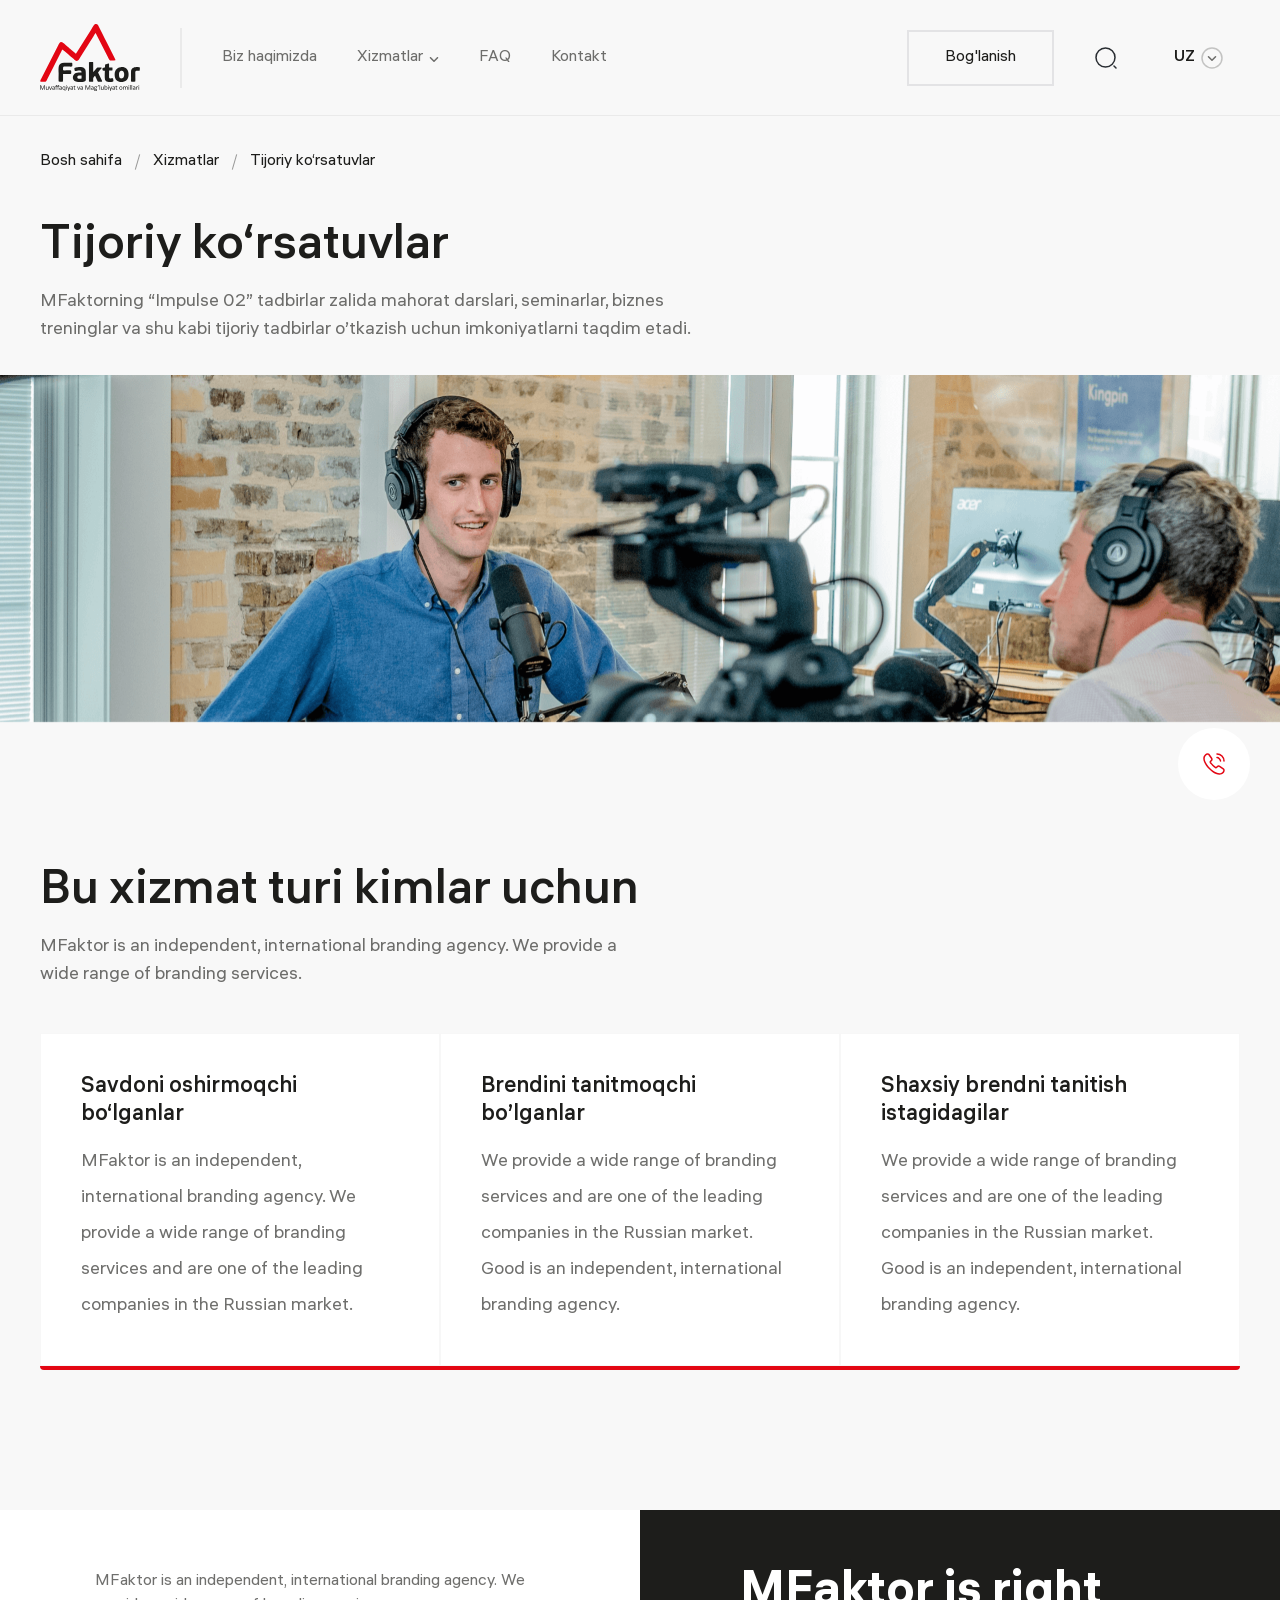
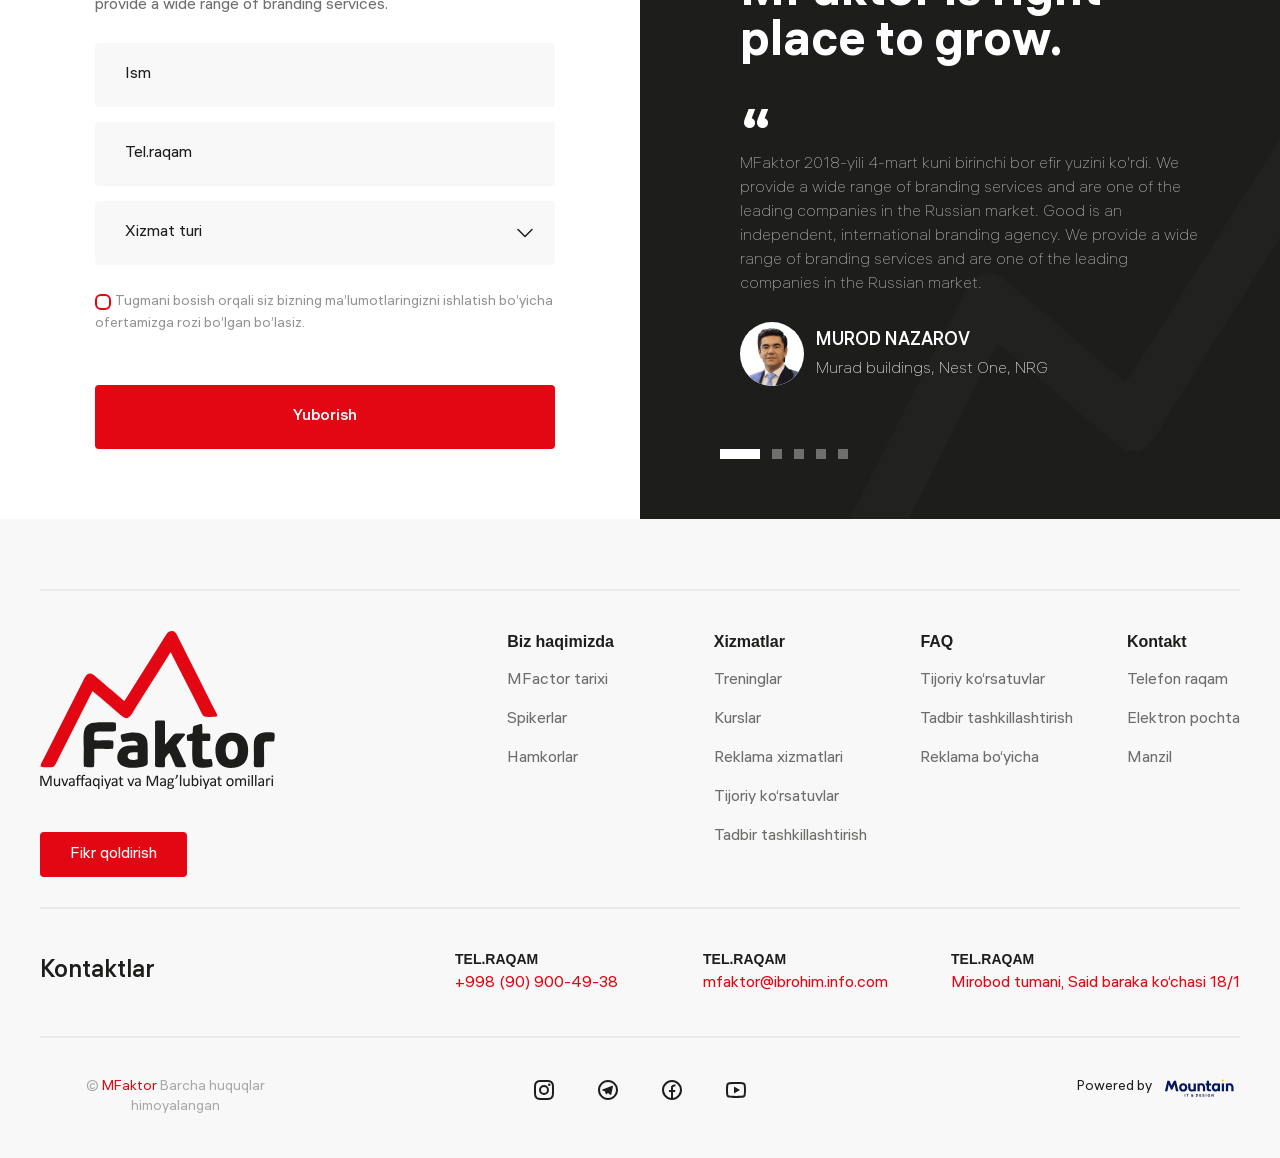
<file: layouts/shows.html>
<!DOCTYPE html>
<html lang="en">
<head>
    <meta charset="UTF-8">
    <meta http-equiv="X-UA-Compatible" content="IE=edge" />
    <meta name="viewport" content="width=device-width, initial-scale=1.0" />
    <title>MFactor</title>
    
    <link rel="stylesheet" href="../assets/css/uikit.min.css"  media="all"/>
    <link rel="stylesheet" href="../assets/css/tailwind.css"  media="all"/>
    <link rel="stylesheet" href="../assets/sass/main.css" media="all">
    <link rel="icon" href="../assets/img/logos/Logo-white.svg">
</head>
<body>
    
    <div uk-sticky="show-on-up: true; animation: uk-animation-slide-top;" class="navbar">
        <header class="header absolute top-0 left-0 w-full z-10 border-b border-[#1d1d1b] bg-[#f8f8f8] border-opacity-[0.06]" uk-scrollspy="target: .animateRight; cls: uk-animation-slide-left-small; delay: 300;">
            
            <div class="uk-container uk-container-large">
                <nav class="uk-flex uk-flex-middle py-[24px]" uk-grid>
                    
                    <div class="uk-navbar-left">
                        <div class="uk-flex-middle" uk-grid>
                            <div>
                                <ul>
                                    <li>
                                        <a href="index.html">
                                            <img class="w-[65px] md:w-[100px] uk-animation-fade" src="../assets/img/logos/Logo-black.svg" alt="Logo">
                                        </a>
                                    </li>
                                </ul>
                            </div>
                            
                            <div class="uk-visible@l">
                                <div class="2xl:ml-[10px] 2xl:mr-[10px]">
                                    <hr class="border-none w-[2px] h-[60px] bg-[#1d1d1b] bg-opacity-[0.06]">
                                </div>
                            </div>
                            
                            <div class="uk-visible@l">
                                <ul class="uk-flex-middle 2xl:space-x-[30px]" uk-grid>
                                    <li class="text-[#1d1d1b]">
                                        <a href="about.html" class="font-400 text-[#1d1d1b] text-opacity-[0.64] hover-link uk-animation-fade">
                                            Biz haqimizda
                                        </a>
                                    </li>
                                    <li class="text-[#1d1d1b] nav-item">
                                        <a href="service.html" class="font-400 text-[#1d1d1b] text-opacity-[0.64] hover-link uk-flex uk-flex-middle uk-animation-fade">
                                            <span> Xizmatlar</span>
                                            <svg class="stroke-current ml-[6px] mt-[3px]" width="10" height="5" viewBox="0 0 10 5" fill="none" xmlns="http://www.w3.org/2000/svg">
                                                <path d="M8.5 0.75L5 4.25L1.5 0.75" stroke-width="1.5" stroke-linecap="round" stroke-linejoin="round"/>
                                            </svg>
                                        </a>
                                        <div uk-dropdown="pos: bottom-left; animation: uk-animation-slide-top-small; duration: 200" style="padding: 20px 30px 30px 24px;">
                                            <ul class="uk-nav uk-dropdown-nav">
                                                <li class="uk-parent">
                                                    <a href="./training.html" class="uk-flex uk-flex-middle uk-flex-between mt-[3px] text-lg 2xl:text-xl">
                                                        Treninglar
                                                        <img class="w-[16px] h-[10px] rotate-[-90deg]" src="../assets/img/svg/arrow-bottom.svg" alt="arrow">
                                                    </a>
                                                </li>
                                                <li class="uk-parent">
                                                    <a href="cours.html" class="uk-flex uk-flex-middle uk-flex-between mt-[3px] text-lg 2xl:text-xl 2xl:mt-[10px]">
                                                        Kurslar
                                                        <img class="w-[16px] h-[10px] rotate-[-90deg]" src="../assets/img/svg/arrow-bottom.svg" alt="arrow">
                                                    </a>
                                                </li>
                                                <li class="uk-parent">
                                                    <a href="add.html" class="uk-flex uk-flex-middle uk-flex-between mt-[3px] text-lg 2xl:text-xl 2xl:mt-[10px]">
                                                        Reklama xizmatlari
                                                        <img class="w-[16px] h-[10px] rotate-[-90deg]" src="../assets/img/svg/arrow-bottom.svg" alt="arrow">
                                                    </a>
                                                </li>
                                                <li class="uk-parent">
                                                    <a href="shows.html" class="uk-flex uk-flex-middle uk-flex-between mt-[3px] text-lg 2xl:text-xl 2xl:mt-[10px]">
                                                        Tijoriy ko‘rsatuvlar
                                                        <img class="w-[16px] h-[10px] rotate-[-90deg]" src="../assets/img/svg/arrow-bottom.svg" alt="arrow">
                                                    </a>
                                                </li>
                                                <li class="uk-parent">
                                                    <a href="events.html" class="uk-flex uk-flex-middle uk-flex-between mt-[3px] text-lg 2xl:text-xl 2xl:mt-[10px]">
                                                        Tadbirlar tashkillashtirish
                                                        <img class="w-[16px] h-[10px] rotate-[-90deg]" src="../assets/img/svg/arrow-bottom.svg" alt="arrow">
                                                    </a>
                                                </li>
                                            </ul>
                                        </div>
                                    </li>
                                    <li class="text-[#1d1d1b]">
                                        <a href="FAQ.html" class="font-400 text-[#1d1d1b] text-opacity-[0.64] hover-link uk-animation-fade">
                                            FAQ
                                        </a>
                                    </li>
                                    <li class="text-[#1d1d1b]">
                                        <a href="contact.html" class="font-400 text-[#1d1d1b] text-opacity-[0.64] hover-link uk-animation-fade">
                                            Kontakt
                                        </a>
                                    </li>
                                </ul>
                            </div>
                        </div>
                    </div>
                    
                    <div class="uk-navbar-right">
                        <div class="uk-flex-middle 2xl:space-x-[30px]" uk-grid>
                            <div class="text-[#1d1d1b] uk-visible@m">
                                <a href="contact.html" class="py-[14px] px-[36px] border-2 border-[#e3e3e5] hover-link text-[#1d1d1b] animBtnTop uk-animation-fade">
                                    Bog'lanish
                                </a>
                            </div>
                            <div class="uk-visible@l">
                                <div>
                                    <a href="#searchModal" uk-toggle>
                                        <img class="uk-animation-fade w-[24px] h-[24px]" src="../assets/img/svg/search.svg" alt="search">
                                    </a>
                                </div>
                            </div>

                            <div id="searchModal" uk-modal>
                                <div class="uk-modal-dialog uk-modal-body md:p-[30px]" uk-scrollspy="target: .animateLeft; uk-animation-slide-left; delay: 200">
                                    <div>
                                        <div class="flex items-center bg-[#f8f8f8]">
                                            <svg class="stroke-current ml-[15px]" width="20" height="20" viewBox="0 0 24 24" fill="none" xmlns="http://www.w3.org/2000/svg">
                                                <path d="M11.5 21C16.7467 21 21 16.7467 21 11.5C21 6.25329 16.7467 2 11.5 2C6.25329 2 2 6.25329 2 11.5C2 16.7467 6.25329 21 11.5 21Z" stroke-width="1.5" stroke-linecap="round" stroke-linejoin="round"/>
                                                <path d="M22 22L20 20" stroke-width="1.5" stroke-linecap="round" stroke-linejoin="round"/>
                                            </svg>                                                
                                            <input class="pl-[10px] mr-[20px] py-[15px] w-full focus:outline-none bg-[#f8f8f8] text-[#1d1d1b]" placeholder="Search" type="text">
                                        </div>
                                    </div>
                                    <h3 class="text-[16px] mt-[30px] text-[#1d1d1b] font-400 uk-text-uppercase mb-[5px] text-sm" style="font-family: ALS Hauss;">Xizmatlarimiz</h3>
                                    <ul class="p-[10px] uk-grid-small uk-child-width-1-1" uk-grid>
                                        <li class="uk-parent text-[#1d1d1b] animateLeft">
                                            <a href="training.html" class="hover-link">
                                                Treninglar
                                            </a>
                                        </li>
                                        <li class="uk-parent text-[#1d1d1b] animateLeft">
                                            <a href="cours.html" class="hover-link">
                                                Kurslar
                                            </a>
                                        </li>
                                        <li class="uk-parent text-[#1d1d1b]">
                                            <a href="add.html" class="hover-link">
                                                Reklama xizmatlari
                                            </a>
                                        </li>
                                        <li class="uk-parent text-[#1d1d1b]">
                                            <a href="shows.html" class="hover-link">
                                                Tijoriy ko‘rsatuvlar
                                            </a>
                                        </li>
                                        <li class="uk-parent text-[#1d1d1b]">
                                            <a href="events.html" class="hover-link">
                                                Tadbirlar tashkillashtirish
                                            </a>
                                        </li>
                                    </ul>
                                </div>
                            </div>

                            <div class="uk-visible@l">
                                <div class="">
                                    <a href="#" class="nav-link uk-animation-fade hover:text-[#1d1d1b] hover:no-underline text-[#1d1d1b] lang inline-flex font-500 items-center px-4" uk-scrollspy="cls: uk-animation-slide-right; delay: 200;" style="animation-duration: .8s;">
                                        UZ
                                        <svg class="stroke-current ml-[5px]" width="24" height="24" viewBox="0 0 24 24" fill="none" xmlns="http://www.w3.org/2000/svg">
                                            <path opacity="0.24" d="M12 22C17.5228 22 22 17.5228 22 12C22 6.47715 17.5228 2 12 2C6.47715 2 2 6.47715 2 12C2 17.5228 6.47715 22 12 22Z" stroke-width="1.5" stroke-miterlimit="10" stroke-linecap="round" stroke-linejoin="round"/>
                                            <path opacity="0.64" d="M8.47021 10.74L12.0002 14.26L15.5302 10.74" stroke-width="1.5" stroke-linecap="round" stroke-linejoin="round"/>
                                        </svg>
                                    </a>
                                    <div class="uk-padding-remove rounded-[4px]" style="min-width: 100px;" uk-dropdown="pos: bottom-justify;animation: uk-animation-slide-top-small; duration: 200; mode: click">
                                        
                                        <ul class="uk-grid uk-grid-small uk-flex-middle uk-flex-column uk-padding-small" uk-grid >
                                            <li class="uk-width-auto text-[#1d1d1b]">
                                                <a href="https://estetclinic.uz/ru" class="hover-link text-[#1d1d1b] font-500">
                                                    RU
                                                </a>
                                            </li>
                                            <li class="uk-width-auto text-[#1d1d1b]">
                                                <a href="https://estetclinic.uz/en" class="hover-link text-[#1d1d1b] font-500">
                                                    EN
                                                </a>
                                            </li>
                                        </ul>
                                    </div>
                                </div>
                            </div>
                            
                            <div class="uk-hidden@l">
                                <div class="text-[#1d1d1b]">
                                    <a href="javascript:void(0);" uk-toggle="target: #offcanvas-flip" class="text-[#1d1d1b] hover-link">
                                        <ul class="uk-flex uk-flex-column space-y-[2px]">
                                            <li>
                                                <hr class="border-none w-[16px] h-[2px] bg-[#1d1d1b]">
                                            </li>
                                            <li>
                                                <hr class="border-none w-[16px] h-[2px] bg-[#1d1d1b]">
                                            </li>
                                            <li>
                                                <hr class="border-none w-[16px] h-[2px] bg-[#1d1d1b]">
                                            </li>
                                        </ul>                                           
                                    </a>
                                </div>
                                
                                <div id="offcanvas-flip" uk-offcanvas="flip: true; overlay: true">
                                    <div class="uk-offcanvas-bar">
                                        
                                        <div class="uk-flex uk-flex-right">
                                            <button class="uk-offcanvas-close" type="button" uk-close>
                                                <svg  xmlns="http://www.w3.org/2000/svg" viewBox="0 0 24 24" width="24" height="24"><path fill="none" d="M0 0h24v24H0z"/><path d="M12 10.586l4.95-4.95 1.414 1.414-4.95 4.95 4.95 4.95-1.414 1.414-4.95-4.95-4.95 4.95-1.414-1.414 4.95-4.95-4.95-4.95L7.05 5.636z"/></svg>
                                            </button>
                                        </div>
                                        
                                        <ul class="mt-[20px] items-end uk-flex-column uk-grid-small uk-text-uppercase uk-child-width-1-1" uk-grid uk-scrollspy="target: .animBottom; cls: uk-animation-slide-top-small; delay: 100; repeat: true">
                                            <li class="uk-flex uk-flex-right">
                                                <a href="service.html" class="font-400 animBottom">
                                                    Xizmatlar
                                                </a>
                                            </li>
                                            <div>
                                                <hr class="border-none w-full h-[1px] bg-[#fff] bg-opacity-[0.06]">
                                            </div>
                                            <li class="uk-flex uk-flex-right">
                                                <a href="about.html" class="font-400 animBottom">
                                                    Biz haqimizda
                                                </a>
                                            </li>
                                            <div>
                                                <hr class="border-none w-full h-[1px] bg-[#fff] bg-opacity-[0.06]">
                                            </div>
                                            <li class="uk-flex uk-flex-right">
                                                <a href="cours.html" class="font-400 animBottom">
                                                    Kurslar
                                                </a>
                                            </li>
                                            <div>
                                                <hr class="border-none w-full h-[1px] bg-[#fff] bg-opacity-[0.06]">
                                            </div>
                                            <li class="uk-flex uk-flex-right">
                                                <a href="training.html" class="font-400 animBottom">
                                                    Treninglar
                                                </a>
                                            </li>
                                            <div>
                                                <hr class="border-none w-full h-[1px] bg-[#fff] bg-opacity-[0.06]">
                                            </div>
                                            <li class="uk-flex uk-flex-right">
                                                <a href="shows.html" class="font-400 animBottom">
                                                    Tijoriy ko‘rsatuvlar
                                                </a>
                                            </li>
                                            <div>
                                                <hr class="border-none w-full h-[1px] bg-[#fff] bg-opacity-[0.06]">
                                            </div>
                                            <li class="uk-flex uk-flex-right">
                                                <a href="events.html" class="font-400 animBottom">
                                                    Tadbirlar tashkillashtirish
                                                </a>
                                            </li>
                                            <div>
                                                <hr class="border-none w-full h-[1px] bg-[#fff] bg-opacity-[0.06]">
                                            </div>
                                            <li class="uk-flex uk-flex-right">
                                                <a href="add.html" class="font-400 animBottom">
                                                    Reklama xizmatlari
                                                </a>
                                            </li>
                                            <div>
                                                <hr class="border-none w-full h-[1px] bg-[#fff] bg-opacity-[0.06]">
                                            </div>
                                            <li class="uk-flex uk-flex-right">
                                                <a href="contact.html" class="font-400 animBottom">
                                                    Kontakt
                                                </a>
                                            </li>
                                            <div>
                                                <hr class="border-none w-full h-[1px] bg-[#fff] bg-opacity-[0.06]">
                                            </div>
                                            <li class="uk-flex uk-flex-right">
                                                <a href="FAQ.html" class="font-400 animBottom">
                                                    FAQ
                                                </a>
                                            </li>
                                            <div>
                                                <hr class="border-none w-full h-[1px] bg-[#fff] bg-opacity-[0.06]">
                                            </div>
                                            <li class="uk-flex uk-flex-right">
                                                <ul class="uk-grid-small uk-flex-middle" uk-grid>
                                                    <li class="text-[#fff]">
                                                        <a href="#" class="text-[#fff] font-400 hover-link animBottom">UZ</a>
                                                    </li>
                                                    <li>
                                                        <hr class="border-none w-[1px] h-[16px] bg-[#fff] bg-opacity-[0.06]">
                                                    </li>
                                                    <li class="text-[#fff]">
                                                        <a href="#" class="text-[#fff] font-400 hover-link animBottom">RU</a>
                                                    </li>
                                                    <li>
                                                        <hr class="border-none w-[1px] h-[16px] bg-[#fff] bg-opacity-[0.06]">
                                                    </li>
                                                    <li class="text-[#fff]">
                                                        <a href="#" class="text-[#fff] font-400 hover-link animBottom">EN</a>
                                                    </li>
                                                </ul>
                                            </li>
                                        </ul>
                                    </div>
                                </div>
                            </div>
                        </div>
                    </div>
                    
                    
                </nav>
            </div>
            
        </header>
    </div>
    
    <section class="uk-section mt-[90px] md:mt-[70px] bg-[#f8f8f8] z-[1] relative uk-padding-remove-bottom uk-overflow-hidden" uk-scrollspy="target: .animTop; cls: uk-animation-slide-bottom-medium; delay: 100">
        <div class="uk-container uk-container-large uk-margin-small-top pb-[30px] relative">
            
            <div>
                <ul class="uk-grid-small uk-flex-middle" uk-grid>
                    <li class="text-[#1d1d1b]">
                        <a href="index.html" class="text-[#1d1d1b] hover-link 2xl:text-lg">Bosh sahifa</a>
                    </li>
                    <li>
                        <hr class="border-none w-[1px] h-[16px] bg-[#1d1d1b] bg-opacity-[0.44] rotate-[16deg]">
                    </li>
                    <li class="text-[#1d1d1b]">
                        <a href="service.html" class="text-[#1d1d1b] hover-link 2xl:text-lg">Xizmatlar</a>
                    </li>
                    <li>
                        <hr class="border-none w-[1px] h-[16px] bg-[#1d1d1b] bg-opacity-[0.44] rotate-[16deg]">
                    </li>
                    <li class="text-[#1d1d1b]">
                        <p class="text-[#1d1d1b] hover-link 2xl:text-lg">Tijoriy ko‘rsatuvlar</p>
                    </li>
                </ul>
                
                <div class="mt-[43px] lg:w-[680px]">
                    <h2 class="heading-section animTop">Tijoriy ko‘rsatuvlar</h2>
                    <div class="mt-[10px]">
                        <p class="text-[#1d1d1b] text-opacity-[0.64] sm:text-lg 2xl:text-xl animTop">
                            MFaktorning “Impulse 02” tadbirlar zalida mahorat darslari, seminarlar, biznes treninglar va shu kabi tijoriy tadbirlar o’tkazish uchun imkoniyatlarni taqdim etadi.
                        </p>
                    </div>
                </div>
            </div>
        </div>
    </section>

    <section class="uk-section uk-padding-remove-top bg-[#f8f8f8]">
        <div class="w-full h-full flex justify-center">
            <img class="w-full min-h-[220px] object-cover uk-animation-fade" style="cursor: none;" src="../assets/img/services/shows/main-background-img.png" alt="main img">
        </div>
    </section>

    <section class="uk-section bg-[#f8f8f8]" uk-scrollspy="target: .animTop; cls: uk-animation-slide-bottom-medium; delay: 100">
        <div class="uk-container uk-container-large uk-margin-large-bottom">
            <div class="lg:w-[780px]">
                <h2 class="heading-section animTop">Bu xizmat turi kimlar uchun</h2>
                <div class="mt-[10px] uk-width-3-4@s">
                    <p class="text-[#1d1d1b] text-opacity-[0.64] sm:text-lg 2xl:text-xl animTop">
                        MFaktor is an independent, international branding agency.
                        We provide a wide range of branding services.
                    </p>
                </div>
            </div>
            
            <div class="mt-[43px]">
                <ul class="main-advantage-section-wrapper uk-child-width-1-3@l uk-child-width-1-2@s uk-grid-collapse bg-[#fff] rounded-[4px] border-b-[4px] border-[#E30613] uk-grid-match" uk-grid uk-scrollspy="target: .animFade; cls: uk-animation-fade; delay: 100">
                    <li class="uk-padding border border-[#f7f7f7] animFade" style="min-height: 330px;">
                        <div class="uk-flex uk-flex-column uk-grid-small" uk-grid>
                            
                            <h5 class="text-xl sm:text-[22px] font-500 text-[#1d1d1b]" style="font-family: 'ALS Hauss';">Savdoni oshirmoqchi bo‘lganlar</h5>
                            
                            <div>
                                <p class="sm:text-lg 2xl:text-xl text-[#1d1d1b] text-opacity-[0.64]" style="line-height: 36px;">
                                    MFaktor is an independent, international branding agency. We provide a wide range of branding services and are one of the leading companies in the Russian market.
                                </p>
                            </div>
                        </div>
                    </li>
                    <li class="uk-padding border border-[#f7f7f7] animFade" style="min-height: 330px;">
                        <div class="uk-flex uk-flex-column uk-grid-small" uk-grid>
                            
                            <h5 class="text-xl sm:text-[22px] font-500 text-[#1d1d1b]" style="font-family: 'ALS Hauss';">Brendini tanitmoqchi bo’lganlar</h5>
                            
                            <div>
                                <p class="sm:text-lg 2xl:text-xl text-[#1d1d1b] text-opacity-[0.64]" style="line-height: 36px;">
                                    We provide a wide range of branding services and are one of the leading companies in the Russian market. Good is an independent, international branding agency. 
                                </p>
                            </div>
                        </div>
                    </li>
                    <li class="uk-padding border border-[#f7f7f7] animFade" style="min-height: 330px;">
                        <div class="uk-flex uk-flex-column uk-grid-small" uk-grid>
                            
                            <h5 class="text-xl sm:text-[22px] font-500 text-[#1d1d1b]" style="font-family: 'ALS Hauss';">Shaxsiy brendni tanitish istagidagilar</h5>
                            
                            <div>
                                <p class="sm:text-lg 2xl:text-xl text-[#1d1d1b] text-opacity-[0.64]" style="line-height: 36px;">
                                    We provide a wide range of branding services and are one of the leading companies in the Russian market. Good is an independent, international branding agency. 
                                </p>
                            </div>
                        </div>
                    </li>
                </ul>
            </div>
        </div>
    </section>
    
    <section class="uk-section uk-padding-remove-vertical add-form-section" uk-scrollspy="target: .animFade; cls: uk-animation-fade; delay: 100">
        <div class="uk-grid-collapse uk-child-width-1-2@l uk-child-height-1-1 uk-flex-wrap-reverse" uk-grid>
            <div class="bg-[#fff] uk-padding animFade">
                <div class="uk-container uk-container-large">
                    <div class="uk-width-1-1 uk-flex uk-flex-center" style="z-index: 1;">
                        <div class="sm:w-[440px] xl:w-[460px] 2xl:w-[540px] uk-flex uk-flex-center uk-margin-small-left 2xl:pl-[40px]">
                            <div class="py-[20px]">
                                <form method="post" action="" class="form uk-grid uk-grid-small uk-flex-column uk-flex-center bg-[#fff] rounded-[4px]" uk-grid>
                                    <div>
                                        <p class="text-[#1d1d1b] text-opacity-[0.64] 2xl:text-lg uk-margin-small-bottom">MFaktor is an independent, international branding agency. We provide a wide range of branding services.</p>
                                    </div>
                                    <div>
                                        
                                        <div class="uk-grid uk-grid-small uk-child-width-1-1 uk-position-relative" uk-grid>
                                            <div>
                                                <input type="text" placeholder="Ism" class="2xl:text-lg text-[#1d1d1b] bg-[#f8f8f8] w-full form-input style-btn focus:outline-none 2xl:mt-[6px]" required>
                                            </div>
                                            <div>
                                                <input type="text" placeholder="Tel.raqam" class="2xl:text-lg text-[#1d1d1b] bg-[#f8f8f8] w-full form-input style-btn focus:outline-none 2xl:mt-[6px]" required>
                                            </div>
                                            <div>
                                                <div class="2xl:mt-[6px]">
                                                    <select class="uk-select">
                                                        <option value="" disabled selected>Xizmat turi</option>
                                                        <option value="1">Treinglar</option>
                                                        <option value="2">Kurslar</option>
                                                        <option value="3">Reklama xizmatlari</option>
                                                        <option value="4">Tijoriy ko‘rsatuvlar</option>
                                                        <option value="5">Tadbirlar tashkillashtirish</option>
                                                    </select>
                                                </div>
                                            </div>
                                            <div>
                                                <div class="mt-[12px]">
                                                    <label class="relative cursor-pointer">
                                                        <input class="uk-checkbox absolute top-[6px] left-0" id="formcheck" type="checkbox" required>
                                                        <p class="w-full text-sm text-[#1d1d1b] text-opacity-[0.48] m-0 leading-[22px]">
                                                            <span class="ml-[20px]">Tugmani</span> bosish orqali siz bizning ma’lumotlaringizni
                                                            ishlatish bo’yicha ofertamizga rozi bo’lgan bo’lasiz.
                                                        </p>
                                                    </label>
                                                </div>
                                            </div>
                                            <div>
                                                <button class="bg-[#E30613] text-[#fff] w-full style-btn mt-[34px] font-500 2xl:text-lg hover:animate-pulse">Yuborish</button>
                                            </div>
                                        </div>
                                    </div>
                                </form>
                            </div>
                        </div>
                    </div>
                </div>
            </div>
            
            <div class="bg-[#1d1d1b] uk-padding relative animFade">
                <img class="absolute bottom-0 right-0" src="../assets/img/svg/add-back-vektor.svg" alt="vector">
                <div class="uk-container uk-container-large">                        
                    <div uk-slider="autoplay: true">
                        <div class="uk-position-relative">
                            <div class="uk-slider-container">
                                <ul class="uk-slider-items uk-child-width-1-1">
                                    <li>
                                        <div class=" 2xl:w-[600px]">
                                            <div class="py-[20px] lg:pl-[20px] uk-flex uk-flex-column">
                                                <div>
                                                    <h2 class="text-[48px] 2xl:text-[66px] m-0 leading-[50px] 2xl:leading-[70px] text-[#fff] font-bold" style="font-family: 'ALS Hauss';">
                                                        MFaktor is right
                                                        place to grow.
                                                    </h2>
                                                </div>
                                                <div class="flex flex-col space-y-[48px] mt-[25px]">
                                                    <span class="text-[60px] text-[#fff] font-bold h-[10px]">“</span>
                                                    <p class="2xl:text-lg text-[#fff] text-opacity-[0.72] font-thin">
                                                        MFaktor 2018-yili 4-mart kuni birinchi bor efir yuzini ko'rdi. We provide a wide range of branding services and  are one of the leading companies in the Russian market. Good is an independent, international branding agency.  We provide a wide range of branding services and are one of the leading companies in the Russian market.
                                                    </p>
                                                </div>
                                                <div class="mt-[25px] flex items-center">
                                                    <div>
                                                        <img class="rounded-full w-[64px] h-[64px] object-cover bg-[#fff] bg-center object-center" src="../assets/img/services/add/murad-nazarov.png" alt="customer">
                                                    </div>
                                                    <div class="ml-[12px]">
                                                        <h5 class="sm:text-lg uk-text-uppercase font-500 text-[#fff]" style="font-family: 'ALS Hauss';">murod nazarov</h5>
                                                        <p class="text-sm sm:text-[16px] font-thin text-[#fff] mt-[4px]">Murad buildings, Nest One, NRG</p>
                                                    </div>
                                                </div>
                                            </div>
                                        </div>
                                    </li>
                                    <li>
                                        <div class=" 2xl:w-[600px]">
                                            <div class="py-[20px] lg:pl-[20px] uk-flex uk-flex-column">
                                                <div>
                                                    <h2 class="text-[48px] 2xl:text-[66px] m-0 leading-[50px] 2xl:leading-[70px] text-[#fff] font-bold" style="font-family: 'ALS Hauss';">
                                                        MFaktor is right
                                                        place to grow.
                                                    </h2>
                                                </div>
                                                <div class="flex flex-col space-y-[48px] mt-[25px]">
                                                    <span class="text-[60px] text-[#fff] font-bold h-[10px]">“</span>
                                                    <p class="2xl:text-lg text-[#fff] text-opacity-[0.72] font-thin">
                                                        MFaktor 2018-yili 4-mart kuni birinchi bor efir yuzini ko'rdi. We provide a wide range of branding services and  are one of the leading companies in the Russian market. Good is an independent, international branding agency.  We provide a wide range of branding services and are one of the leading companies in the Russian market.
                                                    </p>
                                                </div>
                                                <div class="mt-[25px] flex items-center">
                                                    <div>
                                                        <img class="rounded-full w-[64px] h-[64px] object-cover bg-[#fff] bg-center object-center" src="../assets/img/services/add/murad-nazarov.png" alt="customer">
                                                    </div>
                                                    <div class="ml-[12px]">
                                                        <h5 class="sm:text-lg uk-text-uppercase font-500 text-[#fff]" style="font-family: 'ALS Hauss';">murod nazarov</h5>
                                                        <p class="text-sm sm:text-[16px] font-thin text-[#fff] mt-[4px]">Murad buildings, Nest One, NRG</p>
                                                    </div>
                                                </div>
                                            </div>
                                        </div>
                                    </li>
                                    <li>
                                        <div class=" 2xl:w-[600px]">
                                            <div class="py-[20px] lg:pl-[20px] uk-flex uk-flex-column">
                                                <div>
                                                    <h2 class="text-[48px] 2xl:text-[66px] m-0 leading-[50px] 2xl:leading-[70px] text-[#fff] font-bold" style="font-family: 'ALS Hauss';">
                                                        MFaktor is right
                                                        place to grow.
                                                    </h2>
                                                </div>
                                                <div class="flex flex-col space-y-[48px] mt-[25px]">
                                                    <span class="text-[60px] text-[#fff] font-bold h-[10px]">“</span>
                                                    <p class="2xl:text-lg text-[#fff] text-opacity-[0.72] font-thin">
                                                        MFaktor 2018-yili 4-mart kuni birinchi bor efir yuzini ko'rdi. We provide a wide range of branding services and  are one of the leading companies in the Russian market. Good is an independent, international branding agency.  We provide a wide range of branding services and are one of the leading companies in the Russian market.
                                                    </p>
                                                </div>
                                                <div class="mt-[25px] flex items-center">
                                                    <div>
                                                        <img class="rounded-full w-[64px] h-[64px] object-cover bg-[#fff] bg-center object-center" src="../assets/img/services/add/murad-nazarov.png" alt="customer">
                                                    </div>
                                                    <div class="ml-[12px]">
                                                        <h5 class="sm:text-lg uk-text-uppercase font-500 text-[#fff]" style="font-family: 'ALS Hauss';">murod nazarov</h5>
                                                        <p class="text-sm sm:text-[16px] font-thin text-[#fff] mt-[4px]">Murad buildings, Nest One, NRG</p>
                                                    </div>
                                                </div>
                                            </div>
                                        </div>
                                    </li>
                                    <li>
                                        <div class=" 2xl:w-[600px]">
                                            <div class="py-[20px] lg:pl-[20px] uk-flex uk-flex-column">
                                                <div>
                                                    <h2 class="text-[48px] 2xl:text-[66px] m-0 leading-[50px] 2xl:leading-[70px] text-[#fff] font-bold" style="font-family: 'ALS Hauss';">
                                                        MFaktor is right
                                                        place to grow.
                                                    </h2>
                                                </div>
                                                <div class="flex flex-col space-y-[48px] mt-[25px]">
                                                    <span class="text-[60px] text-[#fff] font-bold h-[10px]">“</span>
                                                    <p class="2xl:text-lg text-[#fff] text-opacity-[0.72] font-thin">
                                                        MFaktor 2018-yili 4-mart kuni birinchi bor efir yuzini ko'rdi. We provide a wide range of branding services and  are one of the leading companies in the Russian market. Good is an independent, international branding agency.  We provide a wide range of branding services and are one of the leading companies in the Russian market.
                                                    </p>
                                                </div>
                                                <div class="mt-[25px] flex items-center">
                                                    <div>
                                                        <img class="rounded-full w-[64px] h-[64px] object-cover bg-[#fff] bg-center object-center" src="../assets/img/services/add/murad-nazarov.png" alt="customer">
                                                    </div>
                                                    <div class="ml-[12px]">
                                                        <h5 class="sm:text-lg uk-text-uppercase font-500 text-[#fff]" style="font-family: 'ALS Hauss';">murod nazarov</h5>
                                                        <p class="text-sm sm:text-[16px] font-thin text-[#fff] mt-[4px]">Murad buildings, Nest One, NRG</p>
                                                    </div>
                                                </div>
                                            </div>
                                        </div>
                                    </li>
                                    <li>
                                        <div class=" 2xl:w-[600px]">
                                            <div class="py-[20px] lg:pl-[20px] uk-flex uk-flex-column">
                                                <div>
                                                    <h2 class="text-[48px] 2xl:text-[66px] m-0 leading-[50px] 2xl:leading-[70px] text-[#fff] font-bold" style="font-family: 'ALS Hauss';">
                                                        MFaktor is right
                                                        place to grow.
                                                    </h2>
                                                </div>
                                                <div class="flex flex-col space-y-[48px] mt-[25px]">
                                                    <span class="text-[60px] text-[#fff] font-bold h-[10px]">“</span>
                                                    <p class="2xl:text-lg text-[#fff] text-opacity-[0.72] font-thin">
                                                        MFaktor 2018-yili 4-mart kuni birinchi bor efir yuzini ko'rdi. We provide a wide range of branding services and  are one of the leading companies in the Russian market. Good is an independent, international branding agency.  We provide a wide range of branding services and are one of the leading companies in the Russian market.
                                                    </p>
                                                </div>
                                                <div class="mt-[25px] flex items-center">
                                                    <div>
                                                        <img class="rounded-full w-[64px] h-[64px] object-cover bg-[#fff] bg-center object-center" src="../assets/img/services/add/murad-nazarov.png" alt="customer">
                                                    </div>
                                                    <div class="ml-[12px]">
                                                        <h5 class="sm:text-lg uk-text-uppercase font-500 text-[#fff]" style="font-family: 'ALS Hauss';">murod nazarov</h5>
                                                        <p class="text-sm sm:text-[16px] font-thin text-[#fff] mt-[4px]">Murad buildings, Nest One, NRG</p>
                                                    </div>
                                                </div>
                                            </div>
                                        </div>
                                    </li>
                                </ul>
                            </div>
                        </div>
                        <ul class="uk-slider-nav uk-dotnav uk-flex-center uk-margin"></ul>
                    </div>
                </div>
            </div>
        </div>
    </section>
    
    
    <footer class="uk-section bg-[#f8f8f8] uk-padding-remove-bottom uk-overflow-hidden">
        <div class="uk-container uk-container-large">
            <div class="border-t-2 border-b-2 border-[#1d1d1b] border-opacity-[0.06]">
                <div class="uk-padding uk-padding-remove-horizontal uk-flex-between@m uk-text-center uk-text-left@m" uk-grid>
                    <div class="uk-width-expand@m">
                        <div class="uk-grid-small uk-flex-column" uk-grid>
                            <div>
                                <a href="index.html" class="uk-display-inline-block">
                                    <img class="w-[120px] sm:w-[235px]" src="../assets/img/logos/Logo-black.svg" alt="logo" loading="lazy">
                                </a>
                            </div>
                            <div class="uk-visible@m">
                                <div class="mt-[30px] text-[#fff]">
                                    <a href="#" class="btn-small bg-[#E30613] hover:animate-pulse hover-link text-[#fff]">
                                        <span class="bg"></span>
                                        Fikr qoldirish
                                    </a>
                                </div>
                            </div>
                        </div>
                    </div>
                    <div class="uk-width-1-6@l uk-width-1-5@m">
                        <ul class="uk-grid-small uk-flex-column" uk-grid>
                            <li>
                                <h4 class="text-[#1d1d1b] font-bold">Biz haqimizda</h4>
                            </li>
                            <li class="text-[#1d1d1b]">
                                <a href="./about.html#aboutStory" class="text-[#1d1d1b] text-opacity-[0.64] hover-link">
                                    MFactor tarixi
                                </a>
                            </li>
                            <li class="text-[#1d1d1b]">
                                <a href="./about.html#aboutSpeakers" class="text-[#1d1d1b] text-opacity-[0.64] hover-link">
                                    Spikerlar
                                </a>
                            </li>
                            <li class="text-[#1d1d1b]">
                                <a href="./about.html#aboutPartners" class="text-[#1d1d1b] text-opacity-[0.64] hover-link">
                                    Hamkorlar
                                </a>
                            </li>
                        </ul>
                    </div>
                    <div class="uk-width-1-6@l uk-width-1-5@m">
                        <ul class="uk-grid-small uk-flex-column" uk-grid>
                            <li>
                                <h4 class="text-[#1d1d1b] font-bold">Xizmatlar</h4>
                            </li>
                            <li class="text-[#1d1d1b]">
                                <a href="training.html" class="text-[#1d1d1b] text-opacity-[0.64] hover-link">
                                    Treninglar
                                </a>
                            </li>
                            <li class="text-[#1d1d1b]">
                                <a href="cours.html" class="text-[#1d1d1b] text-opacity-[0.64] hover-link">
                                    Kurslar
                                </a>
                            </li>
                            <li class="text-[#1d1d1b]">
                                <a href="add.html" class="text-[#1d1d1b] text-opacity-[0.64] hover-link">
                                    Reklama xizmatlari
                                </a>
                            </li>
                            <li class="text-[#1d1d1b]">
                                <a href="shows.html" class="text-[#1d1d1b] text-opacity-[0.64] hover-link">
                                    Tijoriy ko‘rsatuvlar
                                </a>
                            </li>
                            <li class="text-[#1d1d1b]">
                                <a href="events.html" class="text-[#1d1d1b] text-opacity-[0.64] hover-link">
                                    Tadbir tashkillashtirish
                                </a>
                            </li>
                        </ul>
                    </div>
                    <div class="uk-width-1-6@l uk-width-1-5@m">
                        <ul class="uk-grid-small uk-flex-column" uk-grid>
                            <li>
                                <h4 class="text-[#1d1d1b] font-bold">FAQ</h4>
                            </li>
                            <li class="text-[#1d1d1b]">
                                <a href="./FAQ.html#commercialShows" class="text-[#1d1d1b] text-opacity-[0.64] hover-link">
                                    Tijoriy ko‘rsatuvlar
                                </a>
                            </li>
                            <li class="text-[#1d1d1b]">
                                <a href="./FAQ.html#eventOrganization" class="text-[#1d1d1b] text-opacity-[0.64] hover-link">
                                    Tadbir tashkillashtirish
                                </a>
                            </li>
                            <li class="text-[#1d1d1b]">
                                <a href="./FAQ.html#adServices" class="text-[#1d1d1b] text-opacity-[0.64] hover-link">
                                    Reklama bo‘yicha
                                </a>
                            </li>
                        </ul>
                    </div>
                    <div class="uk-width-auto@m uk-width-1-1">
                        <ul class="uk-grid-small uk-flex-column" uk-grid>
                            <li>
                                <h4 class="text-[#1d1d1b] font-bold">Kontakt</h4>
                            </li>
                            <li class="text-[#1d1d1b]">
                                <a href="#" class="text-[#1d1d1b] text-opacity-[0.64] hover-link">
                                    Telefon raqam
                                </a>
                            </li>
                            <li class="text-[#1d1d1b]">
                                <a href="#" class="text-[#1d1d1b] text-opacity-[0.64] hover-link">
                                    Elektron pochta
                                </a>
                            </li>
                            <li class="text-[#1d1d1b]">
                                <a href="#" class="text-[#1d1d1b] text-opacity-[0.64] hover-link">
                                    Manzil
                                </a>
                            </li>
                        </ul>
                    </div>
                    <div class="uk-hidden@m mx-auto mb-[15px]">
                        <div class="mt-[30px] text-[#fff]">
                            <a href="#" class="btn-small bg-[#E30613] hover-link text-[#fff]">Fikr qoldirish</a>
                        </div>
                    </div>
                </div>
            </div>
            <div class="border-b-2 border-[#1d1d1b] border-opacity-[0.06] uk-padding uk-padding-remove-horizontal">
                <div class="uk-flex-middle uk-text-center uk-text-left@m" uk-grid>
                    <div class="uk-width-expand@m">
                        <h3 class="heading-fourth text-[#1d1d1b]">Kontaktlar</h3>
                    </div>
                    <div class="uk-width-1-5@l uk-width-1-4@m">
                        <div>
                            <h5 class="text-sm text-[#1d1d1b] font-bold">TEL.RAQAM</h5>
                            <div class="mt-[3px] text-[#E30613]">
                                <a href="tel:+998909004938" class="2xl:text-lg text-[#E30613] hover-link hover:animate-pulse line-animation">+998 (90) 900-49-38</a>
                            </div>
                        </div>
                    </div>
                    <div class="uk-width-1-5@l uk-width-1-4@m">
                        <div>
                            <h5 class="text-sm text-[#1d1d1b] font-bold">TEL.RAQAM</h5>
                            <div class="mt-[3px] text-[#E30613]">
                                <a href="mailto:mfaktor@ibrohim.info.com" class="2xl:text-lg text-[#E30613] hover-link hover:animate-pulse line-animation">mfaktor@ibrohim.info.com</a>
                            </div>
                        </div>
                    </div>
                    <div class="uk-width-1-5@m uk-width-auto@l">
                        <div>
                            <h5 class="text-sm text-[#1d1d1b] font-bold">TEL.RAQAM</h5>
                            <div class="mt-[3px] text-[#E30613]">
                                <a href="#" class="2xl:text-lg text-[#E30613] hover-link hover:animate-pulse line-animation">Mirobod tumani, Said baraka ko‘chasi 18/1</a>
                            </div>
                        </div>
                    </div>
                </div>
            </div>
            <div>
                <div class="uk-padding uk-padding-remove-horizontal uk-flex-between@m uk-text-center" uk-grid>
                    <!-- mobile's socials -->
                    <div class="uk-hidden@m mx-auto">
                        <ul class="uk-grid uk-flex-middle" uk-grid>
                            <li>
                                <a href="#">
                                    <img class="w-[24px] h-[24px]" src="../assets/img/svg/instagram.svg" alt="instagram">
                                </a>
                            </li>
                            <li>
                                <a href="#">
                                    <img class="w-[24px] h-[24px]" src="../assets/img/svg/telegramsvg.svg" alt="telegram">
                                </a>
                            </li>
                            <li>
                                <a href="#">
                                    <img class="w-[24px] h-[24px]" src="../assets/img/svg/facebook.svg" alt="facebook">
                                </a>
                            </li>
                            <li>
                                <a href="#">
                                    <img class="w-[24px] h-[24px]" src="../assets/img/svg/youtube.svg" alt="youtube">
                                </a>
                            </li>
                        </ul>
                    </div>
                    <!-- mobile's social -->
                    
                    <div class="uk-width-1-4@m">
                        <p class="text-[#1d1d1b] text-opacity-[0.36] text-sm 2xl:text-base">© <span class="text-[#E30613]">MFaktor</span> Barcha huquqlar himoyalangan</p>
                    </div>
                    <div class="uk-visible@m">
                        <ul class="uk-grid uk-flex-middle" uk-grid>
                            <li>
                                <a href="#" class="group">
                                    <img class="w-[24px] h-[24px] group-hover:scale-105 transition duration-100" src="../assets/img/svg/instagram.svg" alt="instagram">
                                </a>
                            </li>
                            <li>
                                <a href="#" class="group">
                                    <img class="w-[24px] h-[24px] group-hover:scale-105 transition duration-100" src="../assets/img/svg/telegramsvg.svg" alt="telegram">
                                </a>
                            </li>
                            <li>
                                <a href="#" class="group">
                                    <img class="w-[24px] h-[24px] group-hover:scale-105 transition duration-100" src="../assets/img/svg/facebook.svg" alt="facebook">
                                </a>
                            </li>
                            <li>
                                <a href="#" class="group">
                                    <img class="w-[24px] h-[24px] group-hover:scale-105 transition duration-100" src="../assets/img/svg/youtube.svg" alt="youtube">
                                </a>
                            </li>
                        </ul>
                    </div>
                    <div class="uk-width-1-4@m">
                        <div class="uk-flex uk-flex-right@m uk-flex-center text-[#1d1d1b]">
                            <a href="mount.uz" class="uk-flex uk-flex-middle text-[#1d1d1b] hover-link text-sm 2xl:text-base">
                                <span class="m-0">Powered by</span>
                                <img class="w-[80px] ml-2" src="../assets/img/logos/mount.svg" alt="logo">
                            </a>
                        </div>
                    </div>
                </div>
            </div>
        </div>
    </footer>
    
    <div class="fixed right-[30px] bottom-[100px]" style="z-index: 1;">
        <a href="#connectModal" class="w-[72px] h-[72px] flex items-center justify-center bg-[#fff] rounded-full animate-pulse" uk-toggle>
            <img class="w-[24px] h-[24px]" src="../assets/img/svg/call-calling.svg" alt="call">
        </a>
    </div>
    
    <div id="connectModal" class="uk-flex-top" uk-modal>
        <div class="uk-modal-dialog uk-modal-body uk-margin-auto-vertical">
            
            <button class="uk-modal-close-default" type="button" uk-close></button>
            
            <form action="#" class="md:p-[30px]">
                <h2 class="text-[28px] text-[#1d1d1b]" style="font-family: 'ALS Hauss';">Biz bilana bog'laning!</h2>
                <div class="uk-grid-medium mt-[28px] md:mt-[43px]" uk-grid>
                    <div class="uk-width-1-1">
                        <div>
                            <label class="uk-form-label" style="color: #1d1d1b; font-size: 18px;" for="form-stacked-text">Ismingiz</label>
                            <input type="text" placeholder="Muhammad Aziz" class="2xl:text-lg text-[#1d1d1b] bg-[#f8f8f8] w-full form-input style-btn focus:outline-none 2xl:mt-[6px]" required>
                        </div>
                    </div>
                    <div class="uk-width-1-1">
                        <div class="2xl:mt-[6px]">
                            <label class="uk-form-label" style="color: #1d1d1b; font-size: 18px;" for="form-stacked-text">Tel.raqam</label>
                            <input type="text" placeholder="+998 (90) 900-49-38" class="2xl:text-lg text-[#1d1d1b] bg-[#f8f8f8] w-full form-input style-btn focus:outline-none 2xl:mt-[6px]" required>
                        </div>
                    </div>
                    <div class="uk-width-1-1">
                        <button class="bg-[#E30613] text-[#fff] w-full style-btn mt-[18px] md:mt-[34px] font-500 2xl:text-lg hover:animate-pulse">Yuborish</button>
                    </div>
                </div>
            </form>
            
        </div>
    </div>

    <div id="overlay" class="uk-position-fixed uk-width-1-1 uk-height-1-1 uk-position-top-left uk-flex uk-flex-center uk-flex-middle" style="background-color: #fff !important; z-index: 10001;">
        <div id="loader">
            <div class="flex flex-col items-center justify-center uk-cover-container">
                <img class="w-[200px]" src="../assets/img/logos/Logo-black.svg" alt="Logo">
            </div>
        </div>
    </div>
    
    <script src="../assets/js/uikit-icons.min.js"></script>
    <script src="../assets/js/uikit.min.js"></script>
    <script type="module" src="../assets/js/functions.js"></script>
    <script type="module" src="../assets/js/custom.js"></script>
    
</body>
</html>
</file>
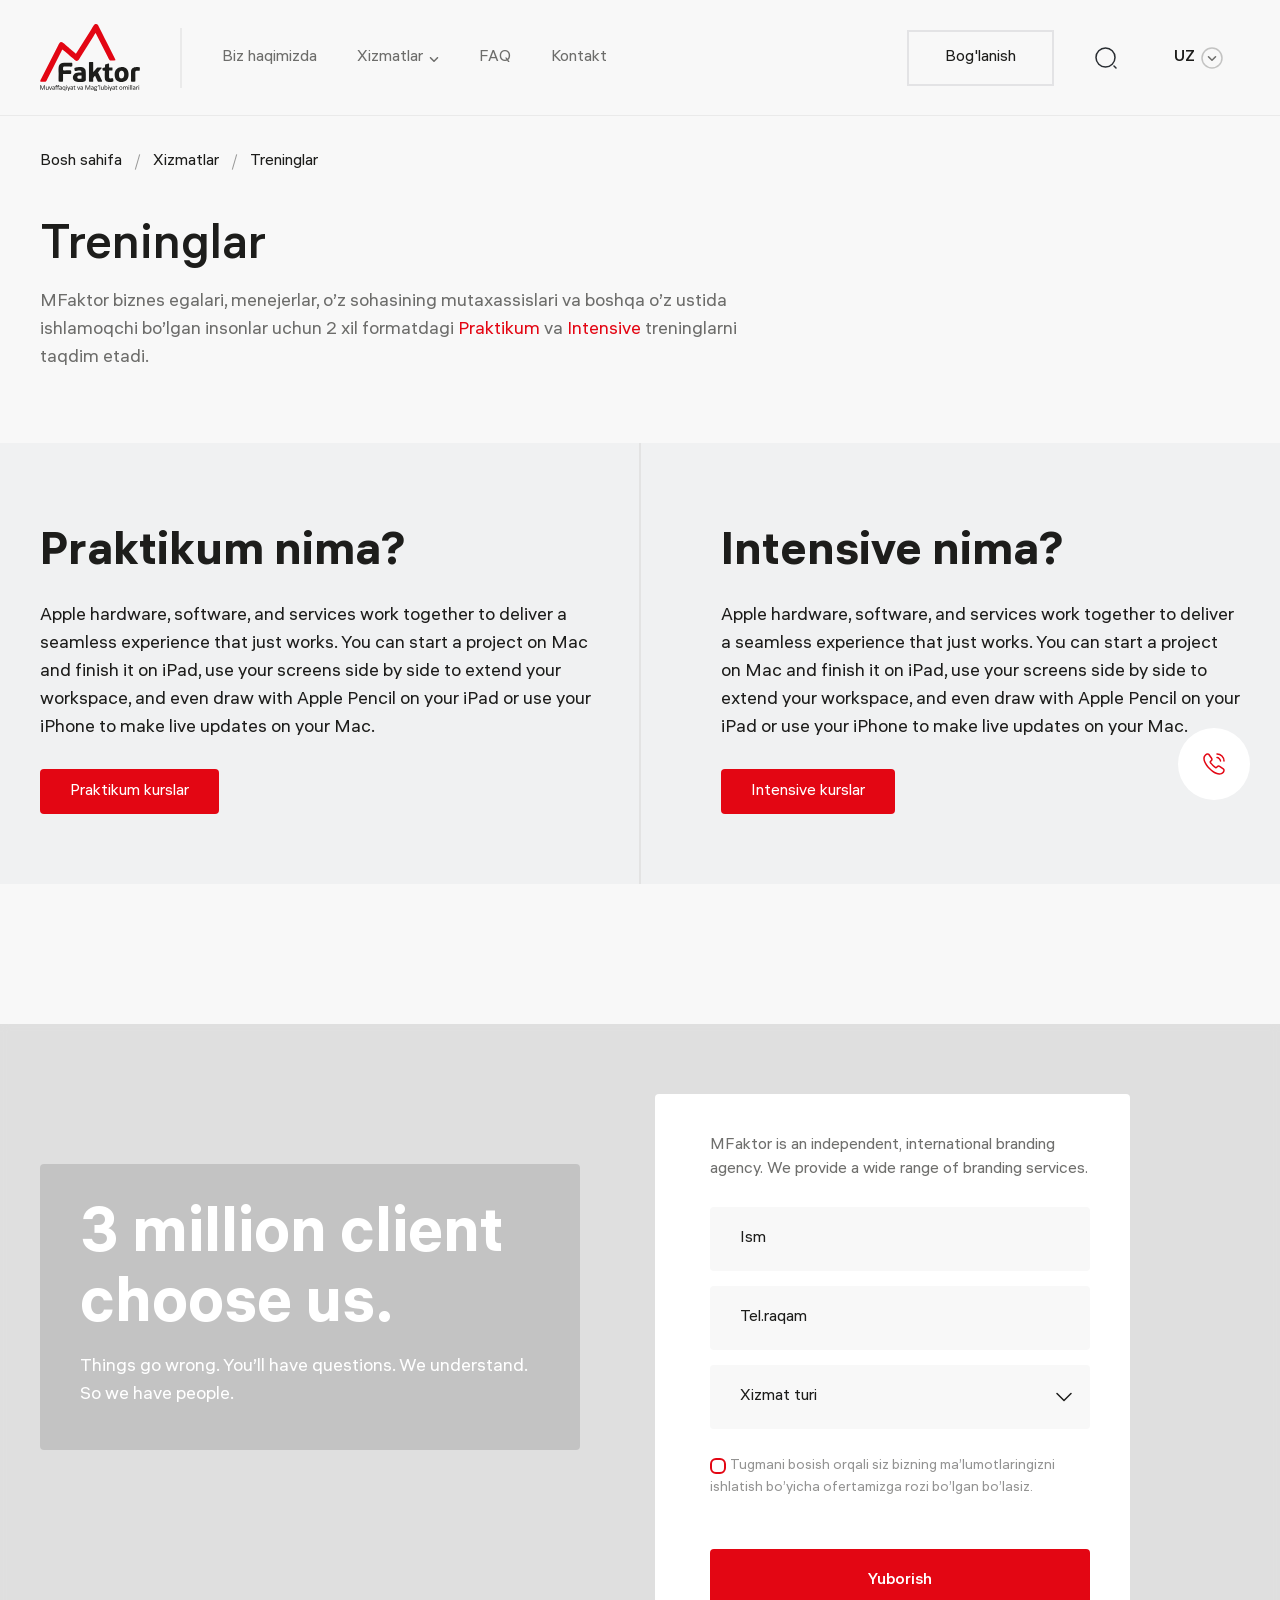
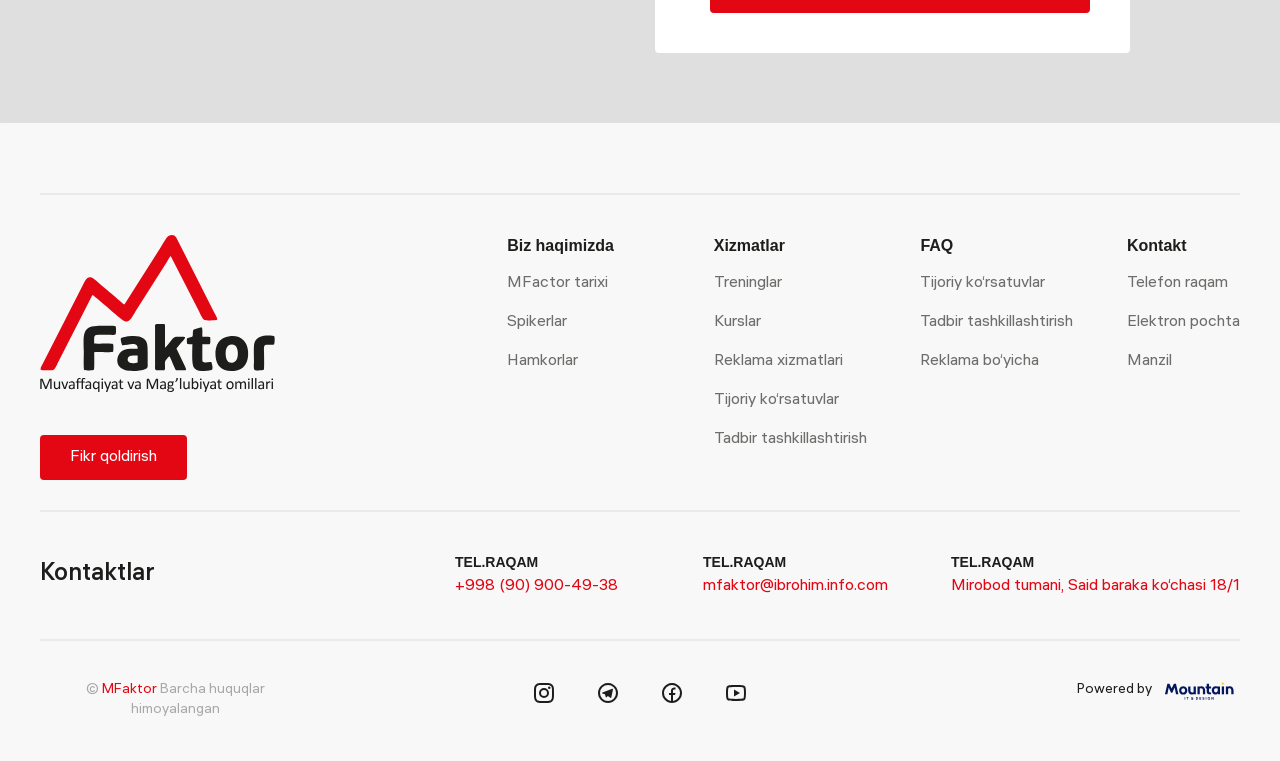
<file: layouts/training.html>
<!DOCTYPE html>
<html lang="en">
<head>
    <meta charset="UTF-8">
    <meta http-equiv="X-UA-Compatible" content="IE=edge" />
    <meta name="viewport" content="width=device-width, initial-scale=1.0" />
    <title>MFactor</title>
    
    <link rel="stylesheet" href="../assets/css/uikit.min.css"  media="all"/>
    <link rel="stylesheet" href="../assets/css/tailwind.css"  media="all"/>
    <link rel="stylesheet" href="../assets/sass/main.css" media="all">
    <link rel="icon" href="../assets/img/logos/Logo-white.svg">
</head>
<body>
    
    <div uk-sticky="show-on-up: true; animation: uk-animation-slide-top;" class="navbar">
        <header class="header absolute top-0 left-0 w-full z-10 border-b border-[#1d1d1b] bg-[#f8f8f8] border-opacity-[0.06]" uk-scrollspy="target: .animateRight; cls: uk-animation-slide-left-small; delay: 300;">
            
            <div class="uk-container uk-container-large">
                <nav class="uk-flex uk-flex-middle py-[24px]" uk-grid>
                    
                    <div class="uk-navbar-left">
                        <div class="uk-flex-middle" uk-grid>
                            <div>
                                <ul>
                                    <li>
                                        <a href="index.html">
                                            <img class="w-[65px] md:w-[100px] uk-animation-fade" src="../assets/img/logos/Logo-black.svg" alt="Logo">
                                        </a>
                                    </li>
                                </ul>
                            </div>
                            
                            <div class="uk-visible@l">
                                <div class="2xl:ml-[10px] 2xl:mr-[10px]">
                                    <hr class="border-none w-[2px] h-[60px] bg-[#1d1d1b] bg-opacity-[0.06]">
                                </div>
                            </div>
                            
                            <div class="uk-visible@l">
                                <ul class="uk-flex-middle 2xl:space-x-[30px]" uk-grid>
                                    <li class="text-[#1d1d1b]">
                                        <a href="about.html" class="font-400 text-[#1d1d1b] text-opacity-[0.64] hover-link uk-animation-fade">
                                            Biz haqimizda
                                        </a>
                                    </li>
                                    <li class="text-[#1d1d1b] nav-item">
                                        <a href="service.html" class="font-400 text-[#1d1d1b] text-opacity-[0.64] hover-link uk-flex uk-flex-middle uk-animation-fade">
                                            <span> Xizmatlar</span>
                                            <svg class="stroke-current ml-[6px] mt-[3px]" width="10" height="5" viewBox="0 0 10 5" fill="none" xmlns="http://www.w3.org/2000/svg">
                                                <path d="M8.5 0.75L5 4.25L1.5 0.75" stroke-width="1.5" stroke-linecap="round" stroke-linejoin="round"/>
                                            </svg>
                                        </a>
                                        <div uk-dropdown="pos: bottom-left; animation: uk-animation-slide-top-small; duration: 200" style="padding: 20px 30px 30px 24px;">
                                            <ul class="uk-nav uk-dropdown-nav">
                                                <li class="uk-parent">
                                                    <a href="./training.html" class="uk-flex uk-flex-middle uk-flex-between mt-[3px] text-lg 2xl:text-xl">
                                                        Treninglar
                                                        <img class="w-[16px] h-[10px] rotate-[-90deg]" src="../assets/img/svg/arrow-bottom.svg" alt="arrow">
                                                    </a>
                                                </li>
                                                <li class="uk-parent">
                                                    <a href="cours.html" class="uk-flex uk-flex-middle uk-flex-between mt-[3px] text-lg 2xl:text-xl 2xl:mt-[10px]">
                                                        Kurslar
                                                        <img class="w-[16px] h-[10px] rotate-[-90deg]" src="../assets/img/svg/arrow-bottom.svg" alt="arrow">
                                                    </a>
                                                </li>
                                                <li class="uk-parent">
                                                    <a href="add.html" class="uk-flex uk-flex-middle uk-flex-between mt-[3px] text-lg 2xl:text-xl 2xl:mt-[10px]">
                                                        Reklama xizmatlari
                                                        <img class="w-[16px] h-[10px] rotate-[-90deg]" src="../assets/img/svg/arrow-bottom.svg" alt="arrow">
                                                    </a>
                                                </li>
                                                <li class="uk-parent">
                                                    <a href="shows.html" class="uk-flex uk-flex-middle uk-flex-between mt-[3px] text-lg 2xl:text-xl 2xl:mt-[10px]">
                                                        Tijoriy ko‘rsatuvlar
                                                        <img class="w-[16px] h-[10px] rotate-[-90deg]" src="../assets/img/svg/arrow-bottom.svg" alt="arrow">
                                                    </a>
                                                </li>
                                                <li class="uk-parent">
                                                    <a href="events.html" class="uk-flex uk-flex-middle uk-flex-between mt-[3px] text-lg 2xl:text-xl 2xl:mt-[10px]">
                                                        Tadbirlar tashkillashtirish
                                                        <img class="w-[16px] h-[10px] rotate-[-90deg]" src="../assets/img/svg/arrow-bottom.svg" alt="arrow">
                                                    </a>
                                                </li>
                                            </ul>
                                        </div>
                                    </li>
                                    <li class="text-[#1d1d1b]">
                                        <a href="FAQ.html" class="font-400 text-[#1d1d1b] text-opacity-[0.64] hover-link uk-animation-fade">
                                            FAQ
                                        </a>
                                    </li>
                                    <li class="text-[#1d1d1b]">
                                        <a href="contact.html" class="font-400 text-[#1d1d1b] text-opacity-[0.64] hover-link uk-animation-fade">
                                            Kontakt
                                        </a>
                                    </li>
                                </ul>
                            </div>
                        </div>
                    </div>
                    
                    <div class="uk-navbar-right">
                        <div class="uk-flex-middle 2xl:space-x-[30px]" uk-grid>
                            <div class="text-[#1d1d1b] uk-visible@m">
                                <a href="contact.html" class="py-[14px] px-[36px] border-2 border-[#e3e3e5] hover-link text-[#1d1d1b] animBtnTop uk-animation-fade">
                                    Bog'lanish
                                </a>
                            </div>
                            <div class="uk-visible@l">
                                <div>
                                    <a href="#searchModal" uk-toggle>
                                        <img class="uk-animation-fade w-[24px] h-[24px]" src="../assets/img/svg/search.svg" alt="search">
                                    </a>
                                </div>
                            </div>

                            <div id="searchModal" uk-modal>
                                <div class="uk-modal-dialog uk-modal-body md:p-[30px]" uk-scrollspy="target: .animateLeft; uk-animation-slide-left; delay: 200">
                                    <div>
                                        <div class="flex items-center bg-[#f8f8f8]">
                                            <svg class="stroke-current ml-[15px]" width="20" height="20" viewBox="0 0 24 24" fill="none" xmlns="http://www.w3.org/2000/svg">
                                                <path d="M11.5 21C16.7467 21 21 16.7467 21 11.5C21 6.25329 16.7467 2 11.5 2C6.25329 2 2 6.25329 2 11.5C2 16.7467 6.25329 21 11.5 21Z" stroke-width="1.5" stroke-linecap="round" stroke-linejoin="round"/>
                                                <path d="M22 22L20 20" stroke-width="1.5" stroke-linecap="round" stroke-linejoin="round"/>
                                            </svg>                                                
                                            <input class="pl-[10px] mr-[20px] py-[15px] w-full focus:outline-none bg-[#f8f8f8] text-[#1d1d1b]" placeholder="Search" type="text">
                                        </div>
                                    </div>
                                    <h3 class="text-[16px] mt-[30px] text-[#1d1d1b] font-400 uk-text-uppercase mb-[5px] text-sm" style="font-family: ALS Hauss;">Xizmatlarimiz</h3>
                                    <ul class="p-[10px] uk-grid-small uk-child-width-1-1" uk-grid>
                                        <li class="uk-parent text-[#1d1d1b] animateLeft">
                                            <a href="training.html" class="hover-link">
                                                Treninglar
                                            </a>
                                        </li>
                                        <li class="uk-parent text-[#1d1d1b] animateLeft">
                                            <a href="cours.html" class="hover-link">
                                                Kurslar
                                            </a>
                                        </li>
                                        <li class="uk-parent text-[#1d1d1b]">
                                            <a href="add.html" class="hover-link">
                                                Reklama xizmatlari
                                            </a>
                                        </li>
                                        <li class="uk-parent text-[#1d1d1b]">
                                            <a href="shows.html" class="hover-link">
                                                Tijoriy ko‘rsatuvlar
                                            </a>
                                        </li>
                                        <li class="uk-parent text-[#1d1d1b]">
                                            <a href="events.html" class="hover-link">
                                                Tadbirlar tashkillashtirish
                                            </a>
                                        </li>
                                    </ul>
                                </div>
                            </div>

                            <div class="uk-visible@l">
                                <div class="">
                                    <a href="#" class="nav-link uk-animation-fade hover:text-[#1d1d1b] hover:no-underline text-[#1d1d1b] lang inline-flex font-500 items-center px-4" uk-scrollspy="cls: uk-animation-slide-right; delay: 200;" style="animation-duration: .8s;">
                                        UZ
                                        <svg class="stroke-current ml-[5px]" width="24" height="24" viewBox="0 0 24 24" fill="none" xmlns="http://www.w3.org/2000/svg">
                                            <path opacity="0.24" d="M12 22C17.5228 22 22 17.5228 22 12C22 6.47715 17.5228 2 12 2C6.47715 2 2 6.47715 2 12C2 17.5228 6.47715 22 12 22Z" stroke-width="1.5" stroke-miterlimit="10" stroke-linecap="round" stroke-linejoin="round"/>
                                            <path opacity="0.64" d="M8.47021 10.74L12.0002 14.26L15.5302 10.74" stroke-width="1.5" stroke-linecap="round" stroke-linejoin="round"/>
                                        </svg>
                                    </a>
                                    <div class="uk-padding-remove rounded-[4px]" style="min-width: 100px;" uk-dropdown="pos: bottom-justify;animation: uk-animation-slide-top-small; duration: 200; mode: click">
                                        
                                        <ul class="uk-grid uk-grid-small uk-flex-middle uk-flex-column uk-padding-small" uk-grid >
                                            <li class="uk-width-auto text-[#1d1d1b]">
                                                <a href="https://estetclinic.uz/ru" class="hover-link text-[#1d1d1b] font-500">
                                                    RU
                                                </a>
                                            </li>
                                            <li class="uk-width-auto text-[#1d1d1b]">
                                                <a href="https://estetclinic.uz/en" class="hover-link text-[#1d1d1b] font-500">
                                                    EN
                                                </a>
                                            </li>
                                        </ul>
                                    </div>
                                </div>
                            </div>
                            
                            <div class="uk-hidden@l">
                                <div class="text-[#1d1d1b]">
                                    <a href="javascript:void(0);" uk-toggle="target: #offcanvas-flip" class="text-[#1d1d1b] hover-link">
                                        <ul class="uk-flex uk-flex-column space-y-[2px]">
                                            <li>
                                                <hr class="border-none w-[16px] h-[2px] bg-[#1d1d1b]">
                                            </li>
                                            <li>
                                                <hr class="border-none w-[16px] h-[2px] bg-[#1d1d1b]">
                                            </li>
                                            <li>
                                                <hr class="border-none w-[16px] h-[2px] bg-[#1d1d1b]">
                                            </li>
                                        </ul>                                           
                                    </a>
                                </div>
                                
                                <div id="offcanvas-flip" uk-offcanvas="flip: true; overlay: true">
                                    <div class="uk-offcanvas-bar">
                                        
                                        <div class="uk-flex uk-flex-right">
                                            <button class="uk-offcanvas-close" type="button" uk-close>
                                                <svg  xmlns="http://www.w3.org/2000/svg" viewBox="0 0 24 24" width="24" height="24"><path fill="none" d="M0 0h24v24H0z"/><path d="M12 10.586l4.95-4.95 1.414 1.414-4.95 4.95 4.95 4.95-1.414 1.414-4.95-4.95-4.95 4.95-1.414-1.414 4.95-4.95-4.95-4.95L7.05 5.636z"/></svg>
                                            </button>
                                        </div>
                                        
                                        <ul class="mt-[20px] items-end uk-flex-column uk-grid-small uk-text-uppercase uk-child-width-1-1" uk-grid uk-scrollspy="target: .animBottom; cls: uk-animation-slide-top-small; delay: 100; repeat: true">
                                            <li class="uk-flex uk-flex-right">
                                                <a href="service.html" class="font-400 animBottom">
                                                    Xizmatlar
                                                </a>
                                            </li>
                                            <div>
                                                <hr class="border-none w-full h-[1px] bg-[#fff] bg-opacity-[0.06]">
                                            </div>
                                            <li class="uk-flex uk-flex-right">
                                                <a href="about.html" class="font-400 animBottom">
                                                    Biz haqimizda
                                                </a>
                                            </li>
                                            <div>
                                                <hr class="border-none w-full h-[1px] bg-[#fff] bg-opacity-[0.06]">
                                            </div>
                                            <li class="uk-flex uk-flex-right">
                                                <a href="cours.html" class="font-400 animBottom">
                                                    Kurslar
                                                </a>
                                            </li>
                                            <div>
                                                <hr class="border-none w-full h-[1px] bg-[#fff] bg-opacity-[0.06]">
                                            </div>
                                            <li class="uk-flex uk-flex-right">
                                                <a href="training.html" class="font-400 animBottom">
                                                    Treninglar
                                                </a>
                                            </li>
                                            <div>
                                                <hr class="border-none w-full h-[1px] bg-[#fff] bg-opacity-[0.06]">
                                            </div>
                                            <li class="uk-flex uk-flex-right">
                                                <a href="shows.html" class="font-400 animBottom">
                                                    Tijoriy ko‘rsatuvlar
                                                </a>
                                            </li>
                                            <div>
                                                <hr class="border-none w-full h-[1px] bg-[#fff] bg-opacity-[0.06]">
                                            </div>
                                            <li class="uk-flex uk-flex-right">
                                                <a href="events.html" class="font-400 animBottom">
                                                    Tadbirlar tashkillashtirish
                                                </a>
                                            </li>
                                            <div>
                                                <hr class="border-none w-full h-[1px] bg-[#fff] bg-opacity-[0.06]">
                                            </div>
                                            <li class="uk-flex uk-flex-right">
                                                <a href="add.html" class="font-400 animBottom">
                                                    Reklama xizmatlari
                                                </a>
                                            </li>
                                            <div>
                                                <hr class="border-none w-full h-[1px] bg-[#fff] bg-opacity-[0.06]">
                                            </div>
                                            <li class="uk-flex uk-flex-right">
                                                <a href="contact.html" class="font-400 animBottom">
                                                    Kontakt
                                                </a>
                                            </li>
                                            <div>
                                                <hr class="border-none w-full h-[1px] bg-[#fff] bg-opacity-[0.06]">
                                            </div>
                                            <li class="uk-flex uk-flex-right">
                                                <a href="FAQ.html" class="font-400 animBottom">
                                                    FAQ
                                                </a>
                                            </li>
                                            <div>
                                                <hr class="border-none w-full h-[1px] bg-[#fff] bg-opacity-[0.06]">
                                            </div>
                                            <li class="uk-flex uk-flex-right">
                                                <ul class="uk-grid-small uk-flex-middle" uk-grid>
                                                    <li class="text-[#fff]">
                                                        <a href="#" class="text-[#fff] font-400 hover-link animBottom">UZ</a>
                                                    </li>
                                                    <li>
                                                        <hr class="border-none w-[1px] h-[16px] bg-[#fff] bg-opacity-[0.06]">
                                                    </li>
                                                    <li class="text-[#fff]">
                                                        <a href="#" class="text-[#fff] font-400 hover-link animBottom">RU</a>
                                                    </li>
                                                    <li>
                                                        <hr class="border-none w-[1px] h-[16px] bg-[#fff] bg-opacity-[0.06]">
                                                    </li>
                                                    <li class="text-[#fff]">
                                                        <a href="#" class="text-[#fff] font-400 hover-link animBottom">EN</a>
                                                    </li>
                                                </ul>
                                            </li>
                                        </ul>
                                    </div>
                                </div>
                            </div>
                        </div>
                    </div>
                    
                    
                </nav>
            </div>
            
        </header>
    </div>
    
    <section class="uk-section mt-[90px] md:mt-[70px] bg-[#f8f8f8] z-[1] relative uk-overflow-hidden" uk-scrollspy="target: .animTop; cls: uk-animation-slide-bottom-medium; delay: 100">
        <div class="uk-container uk-container-large uk-margin-small-top relative">
            
            <div>
                <ul class="uk-grid-small uk-flex-middle" uk-grid>
                    <li class="text-[#1d1d1b]">
                        <a href="index.html" class="text-[#1d1d1b] hover-link 2xl:text-lg">Bosh sahifa</a>
                    </li>
                    <li>
                        <hr class="border-none w-[1px] h-[16px] bg-[#1d1d1b] bg-opacity-[0.44] rotate-[16deg]">
                    </li>
                    <li class="text-[#1d1d1b]">
                        <a href="service.html" class="text-[#1d1d1b] hover-link 2xl:text-lg">Xizmatlar</a>
                    </li>
                    <li>
                        <hr class="border-none w-[1px] h-[16px] bg-[#1d1d1b] bg-opacity-[0.44] rotate-[16deg]">
                    </li>
                    <li class="text-[#1d1d1b]">
                        <p class="text-[#1d1d1b] hover-link 2xl:text-lg">Treninglar</p>
                    </li>
                </ul>
                
                <div class="mt-[43px] lg:w-[700px]">
                    <h2 class="heading-section animTop">Treninglar</h2>
                    <div class="mt-[10px] animTop">
                        <p class="text-[#1d1d1b] text-opacity-[0.64] sm:text-lg 2xl:text-xl">
                            MFaktor biznes egalari, menejerlar, o’z sohasining mutaxassislari va boshqa o’z ustida ishlamoqchi bo’lgan insonlar uchun 2 xil formatdagi <span class="text-[#E30613]">Praktikum</span> va <span class="text-[#E30613]">Intensive</span> treninglarni taqdim etadi.
                        </p>
                    </div>
                </div>
                
            </div>
            
        </div>
        
        <div class="bg-[#F0F1F2] mt-[40px] lg:mt-[70px]" uk-scrollspy="target: .animFade; cls: uk-animation-fade; delay: 100">
            <div class="uk-container uk-container-large uk-margin-large-bottom">
                <ul class="uk-grid-collapse uk-grid-match uk-child-width-1-2@m" uk-grid>
                    <li class="md:border-r border-[#e3e3e3] py-[40px] lg:py-[80px] md:pr-[40px] animFade">
                        <div>
                            <div>
                                <h3 class="text-[34px] sm:text-[46px] font-bold text-[#1d1d1b]" style="font-family: 'ALS Hauss';">Praktikum nima?</h3>
                                <p class="sm:text-lg 2xl:text-xl text-[#1d1d1b] mt-[15px]">
                                    Apple hardware, software, and services work together to deliver a seamless experience that just works. You can start a project on Mac and finish it on iPad, use your screens side by side to extend your workspace, and even draw with Apple Pencil on your iPad or use your iPhone to make live updates on your Mac. 
                                </p>
                                <div>
                                    <div class="mt-[37px] text-[#fff]">
                                        <a href="#" class="text-[#fff] hover-link btn-small bg-[#E30613] 2xl:text-lg hover:animate-pulse">Praktikum kurslar</a>
                                    </div>
                                </div>
                            </div>
                        </div>
                    </li>
                    <li class="lg:border-l border-[#e3e3e3] py-[40px] lg:py-[80px] md:pl-[20px] lg:pl-[80px] animFade">
                        <div>
                            <div>
                                <h3 class="text-[34px] sm:text-[46px] font-bold text-[#1d1d1b]" style="font-family: 'ALS Hauss';">Intensive nima?</h3>
                                <p class="sm:text-lg 2xl:text-xl text-[#1d1d1b] mt-[15px]">
                                    Apple hardware, software, and services work together to deliver a seamless experience that just works. You can start a project on Mac and finish it on iPad, use your screens side by side to extend your workspace, and even draw with Apple Pencil on your iPad or use your iPhone to make live updates on your Mac. 
                                </p>
                                <div>
                                    <div class="mt-[37px] text-[#fff]">
                                        <a href="#" class="text-[#fff] hover-link btn-small bg-[#E30613] 2xl:text-lg hover:animate-pulse">Intensive kurslar</a>
                                    </div>
                                </div>
                            </div>
                        </div>
                    </li>
                </ul>
            </div>
        </div>

    </section>
    
    
    <section class="uk-section bg-[#f8f8f8] clients-section uk-background-fixed uk-background-center-center" uk-scrollspy="target: .animFade; cls: uk-animation-fade; delay: 100">
        <div class="uk-container uk-container-large">
            <div class="uk-grid-match" uk-grid>
                <div class="uk-width-1-2@l animFade" style="z-index: 1;">
                    <div>
                        <div class="flex uk-flex-center uk-flex-left@l uk-text-center uk-text-left@l">
                            <div class="bg-[#000] uk-padding bg-opacity-[0.12] rounded-[4px] uk-margin-large-top uk-display-inline-block">
                                <div class="sm:w-[460px] mx-auto">
                                    <h2 class="heading-main text-[#fff]">
                                        3 million client
                                        choose us.
                                    </h2>
                                    <div class="mt-[10px]">
                                        <p class="text-[#fff] sm:text-lg 2xl:text-xl">
                                            Things go wrong. You’ll have questions. We understand. So we have people.
                                        </p>
                                    </div>
                                </div>
                            </div>
                        </div>
                    </div>
                </div>
                <div class="uk-width-auto@l uk-width-1-1 flex justify-center">
                    <div class="uk-width-1-1 uk-flex uk-flex-center" style="z-index: 1;">
                        <div class="sm:w-[440px] xl:w-[460px] 2xl:w-[540px] uk-flex uk-flex-center uk-margin-small-left">
                            <div>
                                <form method="post" action="" class="form uk-grid uk-grid-small uk-flex-column uk-padding uk-flex-center bg-[#fff] rounded-[4px] animFade" uk-grid>
                                    <div>
                                        <p class="text-[#1d1d1b] text-opacity-[0.64] 2xl:text-lg uk-margin-small-bottom">MFaktor is an independent, international branding agency. We provide a wide range of branding services.</p>
                                    </div>
                                    <div>
                                        
                                        <div class="uk-grid uk-grid-small uk-child-width-1-1 uk-position-relative" uk-grid>
                                            <div>
                                                <input type="text" placeholder="Ism" class="2xl:text-lg text-[#1d1d1b] bg-[#f8f8f8] w-full form-input style-btn focus:outline-none 2xl:mt-[6px]" required>
                                            </div>
                                            <div>
                                                <input type="text" placeholder="Tel.raqam" class="2xl:text-lg text-[#1d1d1b] bg-[#f8f8f8] w-full form-input style-btn focus:outline-none 2xl:mt-[6px]" required>
                                            </div>
                                            <div>
                                                <div class="2xl:mt-[6px]">
                                                    <select class="uk-select">
                                                        <option value="" disabled selected>Xizmat turi</option>
                                                        <option value="1">Treinglar</option>
                                                        <option value="2">Kurslar</option>
                                                        <option value="3">Reklama xizmatlari</option>
                                                        <option value="4">Tijoriy ko‘rsatuvlar</option>
                                                        <option value="5">Tadbirlar tashkillashtirish</option>
                                                    </select>
                                                </div>
                                            </div>
                                            <div>
                                                <div class="mt-[12px]">
                                                    <label class="relative cursor-pointer">
                                                        <input class="uk-checkbox absolute top-[6px] left-0" id="formcheck" type="checkbox" required>
                                                        <p class="w-full text-sm text-[#1d1d1b] text-opacity-[0.48] m-0 leading-[22px]">
                                                            <span class="ml-[20px]">Tugmani</span> bosish orqali siz bizning ma’lumotlaringizni
                                                            ishlatish bo’yicha ofertamizga rozi bo’lgan bo’lasiz.
                                                        </p>
                                                    </label>
                                                </div>
                                            </div>
                                            <div>
                                                <button class="bg-[#E30613] text-[#fff] w-full style-btn mt-[34px] font-500 2xl:text-lg hover:animate-pulse">Yuborish</button>
                                            </div>
                                        </div>
                                    </div>
                                </form>
                            </div>
                        </div>
                    </div>
                </div>
            </div>
        </div>
    </section>
    
    
    <footer class="uk-section bg-[#f8f8f8] uk-padding-remove-bottom uk-overflow-hidden">
        <div class="uk-container uk-container-large">
            <div class="border-t-2 border-b-2 border-[#1d1d1b] border-opacity-[0.06]">
                <div class="uk-padding uk-padding-remove-horizontal uk-flex-between@m uk-text-center uk-text-left@m" uk-grid>
                    <div class="uk-width-expand@m">
                        <div class="uk-grid-small uk-flex-column" uk-grid>
                            <div>
                                <a href="index.html" class="uk-display-inline-block">
                                    <img class="w-[120px] sm:w-[235px]" src="../assets/img/logos/Logo-black.svg" alt="logo" loading="lazy">
                                </a>
                            </div>
                            <div class="uk-visible@m">
                                <div class="mt-[30px] text-[#fff]">
                                    <a href="#" class="btn-small bg-[#E30613] hover:animate-pulse hover-link text-[#fff]">
                                        <span class="bg"></span>
                                        Fikr qoldirish
                                    </a>
                                </div>
                            </div>
                        </div>
                    </div>
                    <div class="uk-width-1-6@l uk-width-1-5@m">
                        <ul class="uk-grid-small uk-flex-column" uk-grid>
                            <li>
                                <h4 class="text-[#1d1d1b] font-bold">Biz haqimizda</h4>
                            </li>
                            <li class="text-[#1d1d1b]">
                                <a href="./about.html#aboutStory" class="text-[#1d1d1b] text-opacity-[0.64] hover-link">
                                    MFactor tarixi
                                </a>
                            </li>
                            <li class="text-[#1d1d1b]">
                                <a href="./about.html#aboutSpeakers" class="text-[#1d1d1b] text-opacity-[0.64] hover-link">
                                    Spikerlar
                                </a>
                            </li>
                            <li class="text-[#1d1d1b]">
                                <a href="./about.html#aboutPartners" class="text-[#1d1d1b] text-opacity-[0.64] hover-link">
                                    Hamkorlar
                                </a>
                            </li>
                        </ul>
                    </div>
                    <div class="uk-width-1-6@l uk-width-1-5@m">
                        <ul class="uk-grid-small uk-flex-column" uk-grid>
                            <li>
                                <h4 class="text-[#1d1d1b] font-bold">Xizmatlar</h4>
                            </li>
                            <li class="text-[#1d1d1b]">
                                <a href="training.html" class="text-[#1d1d1b] text-opacity-[0.64] hover-link">
                                    Treninglar
                                </a>
                            </li>
                            <li class="text-[#1d1d1b]">
                                <a href="cours.html" class="text-[#1d1d1b] text-opacity-[0.64] hover-link">
                                    Kurslar
                                </a>
                            </li>
                            <li class="text-[#1d1d1b]">
                                <a href="add.html" class="text-[#1d1d1b] text-opacity-[0.64] hover-link">
                                    Reklama xizmatlari
                                </a>
                            </li>
                            <li class="text-[#1d1d1b]">
                                <a href="shows.html" class="text-[#1d1d1b] text-opacity-[0.64] hover-link">
                                    Tijoriy ko‘rsatuvlar
                                </a>
                            </li>
                            <li class="text-[#1d1d1b]">
                                <a href="events.html" class="text-[#1d1d1b] text-opacity-[0.64] hover-link">
                                    Tadbir tashkillashtirish
                                </a>
                            </li>
                        </ul>
                    </div>
                    <div class="uk-width-1-6@l uk-width-1-5@m">
                        <ul class="uk-grid-small uk-flex-column" uk-grid>
                            <li>
                                <h4 class="text-[#1d1d1b] font-bold">FAQ</h4>
                            </li>
                            <li class="text-[#1d1d1b]">
                                <a href="./FAQ.html#commercialShows" class="text-[#1d1d1b] text-opacity-[0.64] hover-link">
                                    Tijoriy ko‘rsatuvlar
                                </a>
                            </li>
                            <li class="text-[#1d1d1b]">
                                <a href="./FAQ.html#eventOrganization" class="text-[#1d1d1b] text-opacity-[0.64] hover-link">
                                    Tadbir tashkillashtirish
                                </a>
                            </li>
                            <li class="text-[#1d1d1b]">
                                <a href="./FAQ.html#adServices" class="text-[#1d1d1b] text-opacity-[0.64] hover-link">
                                    Reklama bo‘yicha
                                </a>
                            </li>
                        </ul>
                    </div>
                    <div class="uk-width-auto@m uk-width-1-1">
                        <ul class="uk-grid-small uk-flex-column" uk-grid>
                            <li>
                                <h4 class="text-[#1d1d1b] font-bold">Kontakt</h4>
                            </li>
                            <li class="text-[#1d1d1b]">
                                <a href="#" class="text-[#1d1d1b] text-opacity-[0.64] hover-link">
                                    Telefon raqam
                                </a>
                            </li>
                            <li class="text-[#1d1d1b]">
                                <a href="#" class="text-[#1d1d1b] text-opacity-[0.64] hover-link">
                                    Elektron pochta
                                </a>
                            </li>
                            <li class="text-[#1d1d1b]">
                                <a href="#" class="text-[#1d1d1b] text-opacity-[0.64] hover-link">
                                    Manzil
                                </a>
                            </li>
                        </ul>
                    </div>
                    <div class="uk-hidden@m mx-auto mb-[15px]">
                        <div class="mt-[30px] text-[#fff]">
                            <a href="#" class="btn-small bg-[#E30613] hover-link text-[#fff]">Fikr qoldirish</a>
                        </div>
                    </div>
                </div>
            </div>
            <div class="border-b-2 border-[#1d1d1b] border-opacity-[0.06] uk-padding uk-padding-remove-horizontal">
                <div class="uk-flex-middle uk-text-center uk-text-left@m" uk-grid>
                    <div class="uk-width-expand@m">
                        <h3 class="heading-fourth text-[#1d1d1b]">Kontaktlar</h3>
                    </div>
                    <div class="uk-width-1-5@l uk-width-1-4@m">
                        <div>
                            <h5 class="text-sm text-[#1d1d1b] font-bold">TEL.RAQAM</h5>
                            <div class="mt-[3px] text-[#E30613]">
                                <a href="tel:+998909004938" class="2xl:text-lg text-[#E30613] hover-link hover:animate-pulse line-animation">+998 (90) 900-49-38</a>
                            </div>
                        </div>
                    </div>
                    <div class="uk-width-1-5@l uk-width-1-4@m">
                        <div>
                            <h5 class="text-sm text-[#1d1d1b] font-bold">TEL.RAQAM</h5>
                            <div class="mt-[3px] text-[#E30613]">
                                <a href="mailto:mfaktor@ibrohim.info.com" class="2xl:text-lg text-[#E30613] hover-link hover:animate-pulse line-animation">mfaktor@ibrohim.info.com</a>
                            </div>
                        </div>
                    </div>
                    <div class="uk-width-1-5@m uk-width-auto@l">
                        <div>
                            <h5 class="text-sm text-[#1d1d1b] font-bold">TEL.RAQAM</h5>
                            <div class="mt-[3px] text-[#E30613]">
                                <a href="#" class="2xl:text-lg text-[#E30613] hover-link hover:animate-pulse line-animation">Mirobod tumani, Said baraka ko‘chasi 18/1</a>
                            </div>
                        </div>
                    </div>
                </div>
            </div>
            <div>
                <div class="uk-padding uk-padding-remove-horizontal uk-flex-between@m uk-text-center" uk-grid>
                    <!-- mobile's socials -->
                    <div class="uk-hidden@m mx-auto">
                        <ul class="uk-grid uk-flex-middle" uk-grid>
                            <li>
                                <a href="#">
                                    <img class="w-[24px] h-[24px]" src="../assets/img/svg/instagram.svg" alt="instagram">
                                </a>
                            </li>
                            <li>
                                <a href="#">
                                    <img class="w-[24px] h-[24px]" src="../assets/img/svg/telegramsvg.svg" alt="telegram">
                                </a>
                            </li>
                            <li>
                                <a href="#">
                                    <img class="w-[24px] h-[24px]" src="../assets/img/svg/facebook.svg" alt="facebook">
                                </a>
                            </li>
                            <li>
                                <a href="#">
                                    <img class="w-[24px] h-[24px]" src="../assets/img/svg/youtube.svg" alt="youtube">
                                </a>
                            </li>
                        </ul>
                    </div>
                    <!-- mobile's social -->
                    
                    <div class="uk-width-1-4@m">
                        <p class="text-[#1d1d1b] text-opacity-[0.36] text-sm 2xl:text-base">© <span class="text-[#E30613]">MFaktor</span> Barcha huquqlar himoyalangan</p>
                    </div>
                    <div class="uk-visible@m">
                        <ul class="uk-grid uk-flex-middle" uk-grid>
                            <li>
                                <a href="#" class="group">
                                    <img class="w-[24px] h-[24px] group-hover:scale-105 transition duration-100" src="../assets/img/svg/instagram.svg" alt="instagram">
                                </a>
                            </li>
                            <li>
                                <a href="#" class="group">
                                    <img class="w-[24px] h-[24px] group-hover:scale-105 transition duration-100" src="../assets/img/svg/telegramsvg.svg" alt="telegram">
                                </a>
                            </li>
                            <li>
                                <a href="#" class="group">
                                    <img class="w-[24px] h-[24px] group-hover:scale-105 transition duration-100" src="../assets/img/svg/facebook.svg" alt="facebook">
                                </a>
                            </li>
                            <li>
                                <a href="#" class="group">
                                    <img class="w-[24px] h-[24px] group-hover:scale-105 transition duration-100" src="../assets/img/svg/youtube.svg" alt="youtube">
                                </a>
                            </li>
                        </ul>
                    </div>
                    <div class="uk-width-1-4@m">
                        <div class="uk-flex uk-flex-right@m uk-flex-center text-[#1d1d1b]">
                            <a href="mount.uz" class="uk-flex uk-flex-middle text-[#1d1d1b] hover-link text-sm 2xl:text-base">
                                <span class="m-0">Powered by</span>
                                <img class="w-[80px] ml-2" src="../assets/img/logos/mount.svg" alt="logo">
                            </a>
                        </div>
                    </div>
                </div>
            </div>
        </div>
    </footer>
    
    <div class="fixed right-[30px] bottom-[100px]" style="z-index: 1;">
        <a href="#connectModal" class="w-[72px] h-[72px] flex items-center justify-center bg-[#fff] rounded-full animate-pulse" uk-toggle>
            <img class="w-[24px] h-[24px]" src="../assets/img/svg/call-calling.svg" alt="call">
        </a>
    </div>

    <div id="overlay" class="uk-position-fixed uk-width-1-1 uk-height-1-1 uk-position-top-left uk-flex uk-flex-center uk-flex-middle" style="background-color: #fff !important; z-index: 10001;">
        <div id="loader">
            <div class="flex flex-col items-center justify-center uk-cover-container">
                <img class="w-[200px]" src="../assets/img/logos/Logo-black.svg" alt="Logo">
            </div>
        </div>
    </div>
    
    <div id="connectModal" class="uk-flex-top" uk-modal>
        <div class="uk-modal-dialog uk-modal-body uk-margin-auto-vertical">
            
            <button class="uk-modal-close-default" type="button" uk-close></button>
            
            <form action="#" class="md:p-[30px]">
                <h2 class="text-[28px] text-[#1d1d1b]" style="font-family: 'ALS Hauss';">Biz bilana bog'laning!</h2>
                <div class="uk-grid-medium mt-[28px] md:mt-[43px]" uk-grid>
                    <div class="uk-width-1-1">
                        <div>
                            <label class="uk-form-label" style="color: #1d1d1b; font-size: 18px;" for="form-stacked-text">Ismingiz</label>
                            <input type="text" placeholder="Muhammad Aziz" class="2xl:text-lg text-[#1d1d1b] bg-[#f8f8f8] w-full form-input style-btn focus:outline-none 2xl:mt-[6px]" required>
                        </div>
                    </div>
                    <div class="uk-width-1-1">
                        <div class="2xl:mt-[6px]">
                            <label class="uk-form-label" style="color: #1d1d1b; font-size: 18px;" for="form-stacked-text">Tel.raqam</label>
                            <input type="text" placeholder="+998 (90) 900-49-38" class="2xl:text-lg text-[#1d1d1b] bg-[#f8f8f8] w-full form-input style-btn focus:outline-none 2xl:mt-[6px]" required>
                        </div>
                    </div>
                    <div class="uk-width-1-1">
                        <button class="bg-[#E30613] text-[#fff] w-full style-btn mt-[18px] md:mt-[34px] font-500 2xl:text-lg hover:animate-pulse">Yuborish</button>
                    </div>
                </div>
            </form>
            
        </div>
    </div>
    
    <script src="../assets/js/uikit-icons.min.js"></script>
    <script src="../assets/js/uikit.min.js"></script>
    <script type="module" src="../assets/js/functions.js"></script>
    <script type="module" src="../assets/js/custom.js"></script>
    
</body>
</html>
</file>
<file: assets/sass/main.css>
*, *::before, *::after {
  padding: 0;
  margin: 0;
  list-style-type: none;
  -webkit-box-sizing: border-box;
  box-sizing: border-box;
}

html::-webkit-scrollbar {
  width: 12px;
  height: 7px;
  margin-right: 2px;
}

html::-webkit-scrollbar-thumb {
  background: linear-gradient(60deg, #E30613 43%, #E30613 49%);
  border-radius: 12px;
}

html::-webkit-scrollbar-thumb:hover {
  background: linear-gradient(13deg, #E30613 14%, #E30613 64%);
}

html::-webit-scrollbar-track {
  background: rgba(245, 245, 245, 0.88);
  border-radius: 10px;
  -webkit-box-shadow: inset 0px 0px 0px rgba(245, 245, 245, 0.88);
  box-shadow: inset 0px 0px 0px rgba(245, 245, 245, 0.88);
}

@font-face {
  font-family: 'ALS Hauss';
  src: url("ALSHauss-Black.eot");
  src: local("ALS Hauss Black"), local("ALSHauss-Black"), url("ALSHauss-Black.eot?#iefix") format("embedded-opentype"), url("../font/AlsHouses/ALSHauss-Black.woff2") format("woff2"), url("../font/AlsHouses/ALSHauss-Black.woff") format("woff"), url("ALSHauss-Black.ttf") format("truetype");
  font-weight: 900;
  font-style: normal;
}

@font-face {
  font-family: 'ALS Hauss';
  src: url("ALSHauss-Light.eot");
  src: local("ALS Hauss Light"), local("ALSHauss-Light"), url("ALSHauss-Light.eot?#iefix") format("embedded-opentype"), url("../font/AlsHouses/ALSHauss-Light.woff2") format("woff2"), url("../font/AlsHouses/ALSHauss-Light.woff") format("woff"), url("ALSHauss-Light.ttf") format("truetype");
  font-weight: 300;
  font-style: normal;
}

@font-face {
  font-family: 'ALS Hauss';
  src: url("ALSHauss-Medium.eot");
  src: local("ALS Hauss Medium"), local("ALSHauss-Medium"), url("ALSHauss-Medium.eot?#iefix") format("embedded-opentype"), url("../font/AlsHouses/ALSHauss-Medium.woff2") format("woff2"), url("../font/AlsHouses/ALSHauss-Medium.woff") format("woff"), url("ALSHauss-Medium.ttf") format("truetype");
  font-weight: 500;
  font-style: normal;
}

@font-face {
  font-family: 'ALS Hauss';
  src: url("ALSHauss-Thin.eot");
  src: local("ALS Hauss Thin"), local("ALSHauss-Thin"), url("ALSHauss-Thin.eot?#iefix") format("embedded-opentype"), url("../font/AlsHouses/ALSHauss-Thin.woff2") format("woff2"), url("../font/AlsHouses/ALSHauss-Thin.woff") format("woff"), url("ALSHauss-Thin.ttf") format("truetype");
  font-weight: 100;
  font-style: normal;
}

@font-face {
  font-family: 'ALS Hauss';
  src: url("ALSHauss-Bold.eot");
  src: local("ALS Hauss Bold"), local("ALSHauss-Bold"), url("ALSHauss-Bold.eot?#iefix") format("embedded-opentype"), url("../font/AlsHouses/ALSHauss-Bold.woff2") format("woff2"), url("../font/AlsHouses/ALSHauss-Bold.woff") format("woff"), url("ALSHauss-Bold.ttf") format("truetype");
  font-weight: bold;
  font-style: normal;
}

@font-face {
  font-family: 'ALS Hauss';
  src: url("ALSHauss-Regular.eot");
  src: local("ALS Hauss Regular"), local("ALSHauss-Regular"), url("ALSHauss-Regular.eot?#iefix") format("embedded-opentype"), url("../font/AlsHouses/ALSHauss-Regular.woff2") format("woff2"), url("../font/AlsHouses/ALSHauss-Regular.woff") format("woff"), url("ALSHauss-Regular.ttf") format("truetype");
  font-weight: normal;
  font-style: normal;
}

body {
  font-family: 'ALS Hauss';
}

.uk-section {
  max-width: 1920px;
  margin-left: auto;
  margin-right: auto;
}

input {
  caret-color: #E30613;
}

.nav-item a:focus {
  color: inherit;
}

.navbar .uk-nav-default > li > a {
  color: #1d1d1b;
}

.navbar .uk-nav-default .uk-nav-sub a {
  color: #1d1d1b;
}

.navbar .uk-dropdown {
  width: 340px;
  border-radius: 4px;
  border-top: 4px solid #E30613;
}

.navbar .uk-dropdown-nav > li > a {
  color: #1d1d1b;
  position: relative;
}

.uk-offcanvas-flip .uk-open > .uk-offcanvas-bar {
  background-color: #1d1d1b;
  width: 350px;
}

.navbar .uk-offcanvas-close {
  position: static;
  padding: 0;
}

.navbar .uk-offcanvas-close svg {
  fill: #fff;
}

.navbar .uk-offcanvas-close svg:nth-child(2) {
  display: none;
}

.speakers-list li:nth-child(odd) {
  background-color: #f1f1f1;
}

.speakers-list li:nth-child(even) {
  background-color: #EBECED;
}

.form-input::-webkit-input-placeholder {
  color: #1d1d1b;
  font-weight: normal;
}

.form .uk-select {
  background-color: #f8f8f8;
  border-radius: 4px;
  border: none;
  font-size: 18px;
  color: #1d1d1b;
  height: auto !important;
  cursor: pointer;
}

.form .uk-select:not([multiple]):not([size]) {
  background-image: none;
  background-image: url(../img/svg/arrow-bottom.svg);
  background-position: 95% 50%;
}

.form .uk-select {
  background-color: #f8f8f8;
  padding: 20px 30px;
}

#formcheck {
  border: 2px solid #E30613;
  border-radius: 6px;
}

#formcheck:checked {
  background: no-repeat center/auto url("../img/svg/check.svg");
}

.help-section {
  background-image: url("../img/main/help-backround.png");
  background-repeat: no-repeat;
  background-size: cover;
  -o-object-fit: cover;
     object-fit: cover;
  width: 100%;
}

.story-section {
  background-image: url("../img/main/story-background.png");
  background-repeat: no-repeat;
  background-size: cover;
  background-position: center;
  -o-object-fit: cover;
     object-fit: cover;
  width: 100%;
  height: 100%;
  position: relative;
}

.story-section::after {
  content: '';
  position: absolute;
  left: 0;
  top: 0;
  width: 100%;
  height: 100%;
  background-color: #1d1d1b;
  opacity: 0.64;
}

.story-section::before {
  content: '';
  position: absolute;
  left: 0;
  top: 0;
  width: 100%;
  height: 100%;
  background-color: rgba(0, 0, 0, 0.01);
}

.main-service-section-wrapper li {
  min-height: 300px;
}

.testimonials-section .main-testimonial-section-slider-item {
  min-height: 330px;
}

.testimonials-section .uk-dotnav > .uk-active > * {
  background-color: #E30613;
  border-radius: 0;
  width: 40px;
  height: 10px;
}

.testimonials-section .uk-dotnav > * > * {
  width: 10px;
  height: 10px;
  border-radius: 0;
  border: none;
  background-color: rgba(227, 6, 19, 0.36);
}

.testimonials-section * + .uk-margin {
  margin-top: 43px !important;
}

.clients-section {
  background-image: url("../img/main/client-background.png");
  background-repeat: no-repeat;
  background-size: cover;
  width: 100%;
  height: 100%;
  -o-object-fit: cover;
     object-fit: cover;
  background-position: center;
  position: relative;
}

.clients-section::before {
  content: '';
  position: absolute;
  left: 0;
  top: 0;
  width: 100%;
  height: 100%;
  background: rgba(54, 49, 49, 0.12);
  -webkit-backdrop-filter: blur(5px);
          backdrop-filter: blur(5px);
}

.about-service-list-wrapper li:nth-child(2n) {
  -webkit-transform: translateY(120px);
          transform: translateY(120px);
  margin-bottom: 50px;
}

.course-course-section-wrapper li {
  min-height: 230px;
}

.add-form-section .uk-dotnav {
  -webkit-box-pack: start;
      -ms-flex-pack: start;
          justify-content: start;
}

.add-form-section .uk-dotnav > .uk-active > * {
  background-color: #fff;
  border-radius: 0;
  width: 40px;
  height: 10px;
}

.add-form-section .uk-dotnav > * > * {
  width: 10px;
  height: 10px;
  border-radius: 0;
  border: none;
  background-color: rgba(255, 255, 255, 0.36);
}

.add-form-section * + .uk-margin {
  margin-top: 43px !important;
}

#FAQQuerstions .uk-tab > * {
  width: calc(100% / 5);
}

#FAQQuerstions .uk-tab > * > a {
  background-color: #fff;
  text-transform: none;
  font-size: 16px;
  padding: 25px 0;
  width: 100%;
  display: -webkit-box;
  display: -ms-flexbox;
  display: flex;
  -webkit-box-pack: center;
      -ms-flex-pack: center;
          justify-content: center;
  font-weight: 400;
  color: #1d1d1b;
  -ms-flex-wrap: nowrap;
      flex-wrap: nowrap;
}

#FAQQuerstions .uk-tab > .uk-active > a {
  background-color: #E30613;
  border-radius: 4px;
  text-transform: none;
  color: #fff;
  border-bottom: none;
}

#FAQQuerstions .uk-nav-default > li {
  border: 2px solid rgba(29, 29, 27, 0.06);
  border-radius: 4px;
}

#FAQQuerstions .uk-nav-default > li > a {
  padding: 20px 25px;
  font-size: 18px;
  color: #1d1d1b;
}

#FAQQuerstions .uk-nav-parent-icon > .uk-parent > a::after {
  background-image: none;
  background-image: url("../img/svg/add.svg");
}

#FAQQuerstions .uk-nav-parent-icon > .uk-parent.uk-open > a::after {
  background-image: url("../img/svg/subtract.svg");
}

#FAQQuerstions .tab {
  overflow: auto;
  width: 100%;
  -ms-flex-wrap: nowrap !important;
  flex-wrap: nowrap !important;
  scrollbar-width: none !important;
}

#FAQQuerstions .tab::before {
  display: none;
}

#FAQQuerstions .tab::-webkit-scrollbar {
  display: none;
}

.uk-open > .uk-modal-dialog {
  border-radius: 4px;
}

.uk-open > .uk-modal-dialog .form-input::-webkit-input-placeholder {
  color: #1d1d1b66;
  font-weight: normal;
}

#searchModal {
  padding-top: 0;
}

#searchModal .uk-modal-body {
  border-radius: unset;
  border-bottom-right-radius: 4px;
  border-bottom-left-radius: 4px;
  top: 0;
}

.uk-thumbnav > * > ::after {
  background-color: #1d1d1b;
  opacity: 0.54;
}

thumbnav > * > :hover::after {
  background-color: transparent;
  opacity: 1;
}

@media (min-width: 1920px) {
  .header {
    max-width: 1920px;
    left: 50%;
    -webkit-transform: translateX(-50%);
            transform: translateX(-50%);
  }
}

@media (max-width: 1535px) {
  .form .uk-select {
    font-size: 16px;
  }
  .uk-tab > * {
    width: auto !important;
  }
  .uk-tab > * > a {
    padding: 25px 30px !important;
  }
  .about-story-teller-data-2 {
    top: 550px;
  }
  .about-story-teller-data-3 {
    top: 1070px;
  }
  .about-story-teller-data-4 {
    top: 1600px;
  }
  .about-story-teller-data-5 {
    top: 2120px;
  }
  .about-story-teller-line-wrapper {
    height: 2172px;
  }
}

@media (max-width: 1280px) {
  .help-section {
    background-position: center;
  }
  .course-course-section-wrapper li {
    margin-top: 20px !important;
  }
}

@media (max-width: 1200px) {
  .main-service-section-wrapper li {
    border: 1px solid #f7f7f7;
  }
  .main-speaker-section-content-wrapper {
    padding-bottom: 50px;
  }
}

@media (max-width: 1030px) {
  .about-service-list-wrapper li:nth-child(2n) {
    -webkit-transform: translateY(0px);
            transform: translateY(0px);
    margin-bottom: 0px;
  }
}

@media (max-width: 960px) {
  .help-section {
    background-image: url("../img/main/help-backround-mobile.png");
  }
}

@media (max-width: 640px) {
  .main-advantage-section-wrapper {
    border-bottom: none;
  }
  .main-digitals-section-wrapper li {
    min-height: 200px !important;
  }
  .main-speaker-section-content-wrapper {
    padding-bottom: 10px;
  }
  .course-course-section-wrapper li {
    min-height: 200px;
  }
  .course-gallery-list-wrapper-img-1 {
    min-height: auto !important;
  }
}

@media (max-width: 540px) {
  .main-digitals-section-wrapper li {
    min-height: 120px !important;
  }
}

/* 
Credit to Eric Porter (http://codepen.io/EricPorter/pen/ObQrza) for the inspiration
This is my modification where the background stays instead of passes by 
*/
.animBtn {
  position: relative;
  cursor: pointer;
  z-index: 1;
  overflow: hidden;
  -webkit-transition: all .2s ease-in-out;
  transition: all .2s ease-in-out;
}

.animBtn > span.bg {
  background: #E30613;
  width: 100%;
  height: 100%;
  position: absolute;
  z-index: -1;
  -webkit-transition: all .2s ease-in-out;
  transition: all .2s ease-in-out;
}

.animBtn:hover {
  color: #fff;
}

.animBtn:hover > span.bg {
  -webkit-transition: all .2s ease-in-out;
  transition: all .2s ease-in-out;
}

.animBtn > .bg {
  left: 0;
  bottom: 100%;
  -webkit-transform: translateY(200%);
          transform: translateY(200%);
}

.animBtn:hover > .bg {
  -webkit-transform: translateY(100%);
          transform: translateY(100%);
}

.animBtnTop {
  display: block;
  position: relative;
  overflow: hidden;
  background: transparent;
  -webkit-transition: all .15s;
  transition: all .15s;
}

.animBtnTop:before,
.animBtnTop:after {
  position: absolute;
  content: "";
  width: 100%;
  height: 100%;
  bottom: -100%;
  left: 0;
  background: #E30613;
  z-index: -1;
  -webkit-transition: all .2s;
  transition: all .2s;
}

.animBtnTop:before {
  opacity: .5;
}

.animBtnTop:after {
  -webkit-transition-delay: .15s;
          transition-delay: .15s;
}

.animBtnTop:hover {
  color: #fff !important;
}

.animBtnTop:hover:before,
.animBtnTop:hover:after {
  bottom: 0;
}

.line-animation {
  position: relative;
}

.line-animation::after {
  content: '';
  position: absolute;
  width: 0;
  height: 2px;
  background-color: #E30613;
  bottom: -7px;
  left: 0;
  border-radius: 10px;
}

.line-animation:hover::after {
  content: '';
  position: absolute;
  width: 100%;
  height: 2px;
  background-color: #E30613;
  bottom: -7px;
  left: 0%;
  border-radius: 10px;
  -webkit-transition: width 0.3s;
  transition: width 0.3s;
}
/*# sourceMappingURL=main.css.map */
</file>
